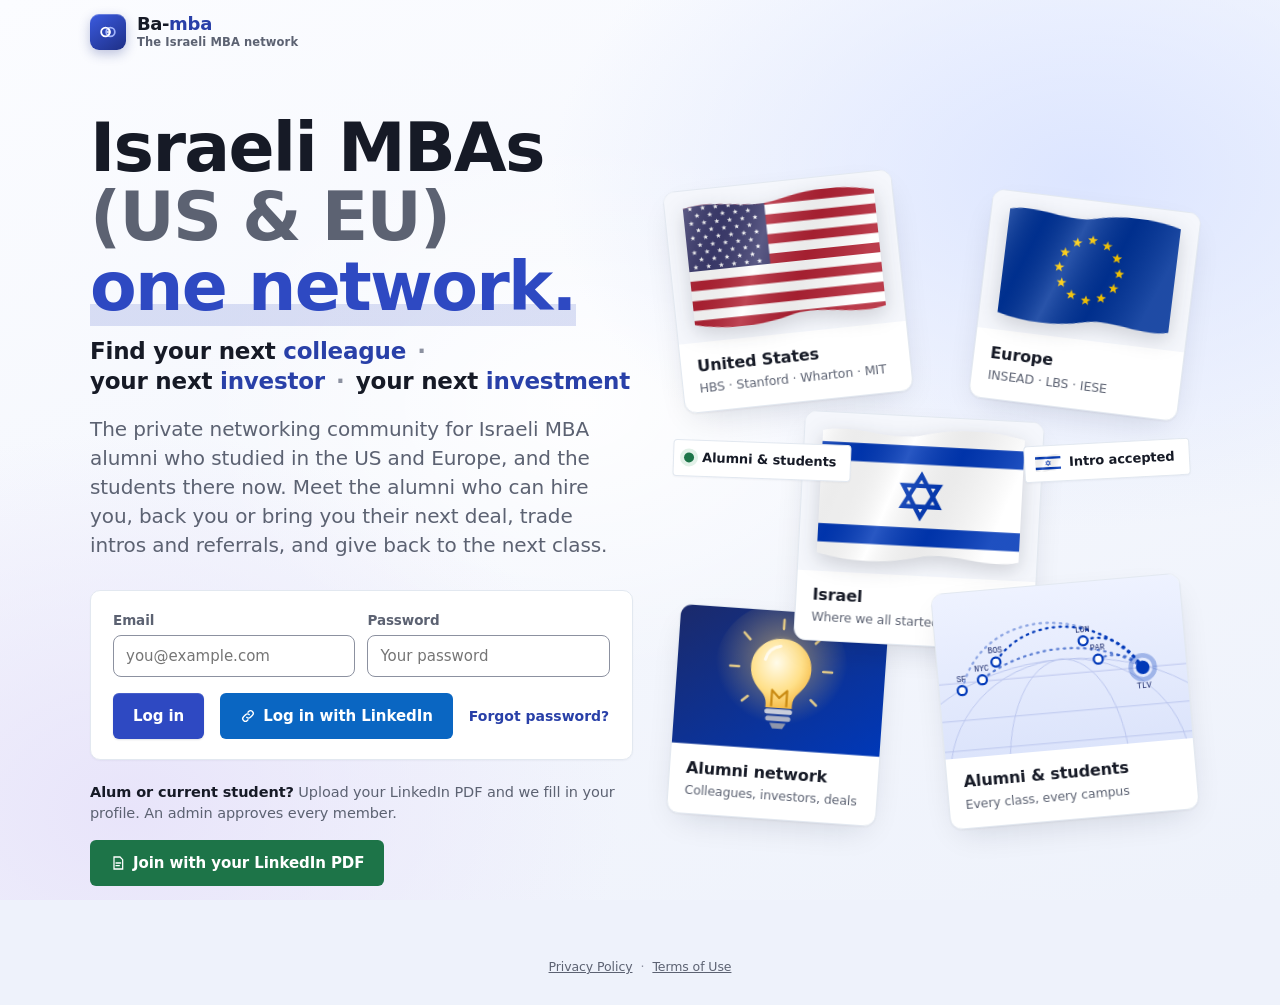
<file: index.html>
<!doctype html><html><head><meta charset=utf8><meta name="description" content="The private network of Israeli MBA alumni and students in the US and Europe."><meta property="og:type" content="website"><meta property="og:site_name" content="Ba-mba"><meta property="og:url" content="https://ba-mba.com/"><meta property="og:title" content="Ba-mba · The Israeli MBA network"><meta property="og:description" content="The private network of Israeli MBA alumni and students in the US and Europe."><meta property="og:image" content="https://ba-mba.com/assets/og-image.jpg"><meta property="og:image:secure_url" content="https://ba-mba.com/assets/og-image.jpg"><meta property="og:image:type" content="image/jpeg"><meta property="og:image:width" content="1200"><meta property="og:image:height" content="630"><meta property="og:image:alt" content="Ba-mba, the Israeli MBA network"><meta name="twitter:card" content="summary_large_image"><meta name="twitter:title" content="Ba-mba · The Israeli MBA network"><meta name="twitter:description" content="The private network of Israeli MBA alumni and students in the US and Europe."><meta name="twitter:image" content="https://ba-mba.com/assets/og-image.jpg"><meta http-equiv="Content-Security-Policy" content="default-src 'self'; script-src 'self' 'unsafe-inline' https://cdn.jsdelivr.net https://cdnjs.cloudflare.com; worker-src 'self' blob: https://cdnjs.cloudflare.com; style-src 'self' 'unsafe-inline' https://fonts.googleapis.com; font-src 'self' https://fonts.gstatic.com; img-src 'self' data: blob: https://ipslqfrtebxtugcoechb.supabase.co https://randomuser.me; connect-src 'self' https://ipslqfrtebxtugcoechb.supabase.co wss://ipslqfrtebxtugcoechb.supabase.co https://cdnjs.cloudflare.com; manifest-src 'self'; object-src 'none'; base-uri 'none'; form-action 'self'"><meta name=viewport content="width=device-width,initial-scale=1,viewport-fit=cover"><style>:root{color-scheme:light;box-sizing:border-box;padding-top:env(safe-area-inset-top,0px);padding-bottom:env(safe-area-inset-bottom,0px)}html{scroll-padding-top:env(safe-area-inset-top,0px)}body{margin:0;padding:0;font:14px -apple-system,BlinkMacSystemFont,sans-serif;background:#faf9f5;color:#141413}img{max-width:100%}[hidden]:not([hidden=until-found i]){display:none!important}</style></head><body>
<title>Ba-mba · The Israeli MBA network</title>
<link rel="icon" href="favicon.ico?v=2" sizes="48x48">
<link rel="icon" href="favicon.svg?v=2" type="image/svg+xml">
<link rel="icon" href="favicon-32.png?v=2" type="image/png" sizes="32x32">
<link rel="apple-touch-icon" href="apple-touch-icon.png?v=2">
<meta name="theme-color" content="#EEF2FB" media="(prefers-color-scheme: light)">
<meta name="theme-color" content="#0C1020" media="(prefers-color-scheme: dark)">
<link rel="manifest" href="manifest.webmanifest">
<meta name="apple-mobile-web-app-capable" content="yes">
<meta name="mobile-web-app-capable" content="yes">
<meta name="apple-mobile-web-app-title" content="Ba-mba">
<meta name="apple-mobile-web-app-status-bar-style" content="default">
<meta name="format-detection" content="telephone=no">
<link rel="preconnect" href="https://fonts.googleapis.com">
<link rel="preconnect" href="https://fonts.gstatic.com" crossorigin>
<link rel="stylesheet" href="https://fonts.googleapis.com/css2?family=Plus+Jakarta+Sans:wght@500;600;700;800&family=Inter:wght@400;500;600;700&family=JetBrains+Mono:wght@400;500;600&display=swap">
<style>
/* Layout: search-first single column. Hero search dominates Discover; rails below. Profile = header card + timeline / common ground two-column. */
:root{
  --bg:#EEF2FB; --surface:#FFFFFF; --surface-2:#F5F7FC; --ink:#161A26; --muted:#5C6272; --faint:#8C91A0; --line:#E2E8F0;
  --accent:#2E49C2; --accent-ink:#FFFFFF; --accent-soft:#E8ECFA; --accent-text:#2940A8;
  --warm:#B5641E; --warm-soft:#FBEEDF;
  --ok:#1D7448; --ok-soft:#E2F1E8; --wa:#159447; --wa-soft:#E0F3E7;
  --shadow:0 1px 2px rgba(15,23,42,.04);
  --shadow-lg:0 1px 2px rgba(15,23,42,.05),0 12px 32px -12px rgba(15,23,42,.16);
  --line-strong:#CBD5E1;
  --scrim:rgba(18,21,32,.42);
  --f-display:'Plus Jakarta Sans','Inter',system-ui,sans-serif;
  --f-body:'Inter',system-ui,-apple-system,'Segoe UI',sans-serif;
  --f-mono:'JetBrains Mono',ui-monospace,Menlo,monospace;
  --r-lg:10px; --r-md:8px; --r-sm:6px;
}
@media (prefers-color-scheme: dark){:root:not([data-theme="light"]){
  --bg:#0C1020; --surface:#171B26; --surface-2:#1C2130; --ink:#E8EAF1; --muted:#A1A7B8; --faint:#757C90; --line:#272D3D;
  --accent:#7D95FF; --accent-ink:#0F1426; --accent-soft:#222A47; --accent-text:#A9B8FF;
  --warm:#F0A764; --warm-soft:#33261A; --ok:#6FD39F; --ok-soft:#173025; --wa:#4AD483; --wa-soft:#15301F;
  --shadow:0 1px 2px rgba(0,0,0,.35); --shadow-lg:0 1px 2px rgba(0,0,0,.4),0 16px 40px -12px rgba(0,0,0,.55); --line-strong:#3A4256;
  --scrim:rgba(0,0,0,.6); color-scheme:dark;
}}
:root[data-theme="dark"]{
  --bg:#0C1020; --surface:#171B26; --surface-2:#1C2130; --ink:#E8EAF1; --muted:#A1A7B8; --faint:#757C90; --line:#272D3D;
  --accent:#7D95FF; --accent-ink:#0F1426; --accent-soft:#222A47; --accent-text:#A9B8FF;
  --warm:#F0A764; --warm-soft:#33261A; --ok:#6FD39F; --ok-soft:#173025; --wa:#4AD483; --wa-soft:#15301F;
  --shadow:0 1px 2px rgba(0,0,0,.35); --shadow-lg:0 1px 2px rgba(0,0,0,.4),0 16px 40px -12px rgba(0,0,0,.55); --line-strong:#3A4256;
  --scrim:rgba(0,0,0,.6); color-scheme:dark;
}
*{box-sizing:border-box}
body{background:var(--bg);position:relative;isolation:isolate;min-height:100vh;color:var(--ink);font-family:var(--f-body);font-size:15px;line-height:1.45;-webkit-font-smoothing:antialiased}
button{font:inherit;color:inherit;cursor:pointer;background:none;border:0;padding:0}
input,select,textarea{font:inherit;color:inherit}
:focus-visible{outline:2px solid var(--accent);outline-offset:2px;border-radius:8px}
svg{display:block}
.wrap{max-width:1140px;margin:0 auto;padding-inline:20px}

/* top bar */
.top{position:sticky;top:env(safe-area-inset-top,0px);z-index:30;background:color-mix(in srgb,var(--land-top) 82%,transparent);backdrop-filter:saturate(1.2) blur(14px);-webkit-backdrop-filter:saturate(1.2) blur(14px);border-bottom:1px solid color-mix(in srgb,var(--line) 70%,transparent)}
.top .wrap{display:flex;align-items:center;gap:20px;height:64px}
.brand{display:flex;align-items:center;gap:11px;white-space:nowrap;text-align:left}
.brand-mark{width:36px;height:36px;border-radius:11px;background:linear-gradient(145deg,#3B5BE0 0%,#1E2F86 100%);display:grid;place-items:center;box-shadow:0 1px 0 rgba(255,255,255,.25) inset,0 4px 12px rgba(30,47,134,.28);overflow:hidden;flex:none}
.brand-mark img{width:100%;height:100%;object-fit:contain}
.wm{display:flex;flex-direction:column;line-height:1}
.wm-1{font-family:var(--f-display);font-weight:650;font-size:18px;letter-spacing:-.02em;color:var(--ink)}
.wm-1 b{font-weight:800;color:var(--accent-text);letter-spacing:-.01em}
.wm-2{display:flex;align-items:center;gap:7px;margin-top:4px;font-family:var(--f-body);font-weight:600;font-size:11.5px;letter-spacing:.01em;color:var(--muted);white-space:nowrap}
.wm-2 i{font-style:normal;font-weight:600;letter-spacing:.14em;color:var(--faint);padding-left:7px;border-left:1px solid var(--line)}
.top-search{flex:1;max-width:460px;min-width:0}
.nav{display:flex;gap:4px;margin-left:auto}
.nav button{display:flex;align-items:center;gap:8px;padding:8px 12px;border-radius:10px;color:var(--muted);font-weight:600;font-size:14px;position:relative}
.nav button:hover{background:var(--surface);color:var(--ink)}
.nav button.on{color:var(--ink);background:var(--surface);box-shadow:var(--shadow)}
.badge{min-width:18px;height:18px;padding:0 5px;border-radius:9px;background:var(--warm);color:#fff;font-size:11px;font-weight:700;display:inline-grid;place-items:center}
.bottom-nav{display:none}

/* avatar */
.av{display:inline-block;flex:none;border-radius:50%;overflow:hidden;background:var(--surface-2)}
.av svg{width:100%;height:100%}
.av.sq{border-radius:28%}

/* buttons */
.btn{display:inline-flex;align-items:center;justify-content:center;gap:7px;height:38px;padding:0 15px;border-radius:11px;font-weight:600;font-size:14px;white-space:nowrap;transition:background .15s,transform .1s}
.btn:active{transform:scale(.98)}
.btn svg{width:16px;height:16px}
.btn.sm{height:32px;padding:0 11px;font-size:13px;border-radius:9px}
.btn.lg{height:46px;padding:0 20px;font-size:15px;border-radius:13px}
.btn.primary{background:var(--accent);color:var(--accent-ink)}
.btn.primary:hover{filter:brightness(1.08)}
.btn.ghost{background:var(--surface-2);color:var(--ink);border:1px solid var(--line)}
.btn.ghost:hover{border-color:var(--faint)}
.btn.is-pending{background:var(--warm-soft);color:var(--warm)}
.btn.is-connected{background:var(--ok-soft);color:var(--ok);cursor:default}
.btn.wa{background:var(--wa-soft);color:var(--wa)}
.btn.mail{background:var(--accent-soft);color:var(--accent-text)}
.link{color:var(--accent-text);font-weight:600;font-size:14px}
.link:hover{text-decoration:underline}

/* search */
.search{position:relative;display:flex;align-items:center;background:var(--surface);border:1px solid var(--line);border-radius:14px;box-shadow:var(--shadow);transition:border-color .15s,box-shadow .15s}
.search:focus-within{border-color:var(--accent);box-shadow:0 0 0 4px var(--accent-soft),var(--shadow)}
.search-ico{position:absolute;left:14px;color:var(--faint);pointer-events:none}
.search-ico svg{width:18px;height:18px}
.search-input{flex:1;min-width:0;border:0;background:transparent;outline:none;height:42px;padding:0 12px 0 42px;font-size:14px}
.search-input::-webkit-search-cancel-button{display:none}
.search-go{display:none}
.search.big{border-radius:20px;box-shadow:var(--shadow-lg)}
.search.big .search-input{height:66px;font-size:18px;padding-left:56px}
.search.big .search-ico{left:20px}
.search.big .search-ico svg{width:22px;height:22px}
.search.big .search-go,.search.mid .search-go{display:inline-flex;margin-right:9px}
.search.mid{border-radius:16px}
.search.mid .search-input{height:54px;font-size:16px;padding-left:48px}
.search.mid .search-ico{left:17px}
.ac{position:absolute;left:0;right:0;top:calc(100% + 8px);background:var(--surface);border:1px solid var(--line);border-radius:16px;box-shadow:var(--shadow-lg);padding:8px;z-index:40;max-height:420px;overflow:auto;text-align:left}
.ac-h{font-size:11px;font-weight:700;letter-spacing:.08em;text-transform:uppercase;color:var(--faint);padding:10px 10px 4px}
.ac-i{display:flex;align-items:center;gap:12px;width:100%;padding:8px 10px;border-radius:10px;text-align:left}
.ac-i.on,.ac-i:hover{background:var(--surface-2)}
.ac-i .ico{width:32px;height:32px;border-radius:9px;background:var(--accent-soft);color:var(--accent-text);display:grid;place-items:center;flex:none}
.ac-i .ico svg{width:16px;height:16px}
.ac-i b{font-weight:600}
.ac-i small{display:block;color:var(--muted);font-size:12.5px}
.ac-i .kind{margin-left:auto;font-size:12px;color:var(--faint)}
mark{background:none;color:var(--accent-text);font-weight:700}

/* hero */
.hero{padding-block:56px 30px;max-width:760px;margin:0 auto;text-align:center}
.eyebrow{display:inline-flex;align-items:center;gap:8px;font-size:12.5px;font-weight:600;color:var(--ok);background:var(--ok-soft);padding:5px 11px;border-radius:99px}
.eyebrow svg{width:14px;height:14px}
.hero h1{font-family:var(--f-display);font-weight:750;font-size:clamp(30px,5vw,48px);line-height:1.05;letter-spacing:-.03em;margin:18px 0 26px;text-wrap:balance}
.hero h1 em,.page-h1 em{font-style:normal;color:var(--accent);background:linear-gradient(180deg,transparent 72%,color-mix(in srgb,var(--accent) 16%,transparent) 72%)}
:root{--ic-1:#2E49C2;--ic-1d:#1E2F86;--ic-2:#B7C6FF;--ic-3:#F2B84B;--ic-3d:#CF8E22;--ic-4:#2FAE74;--ic-bg:#EAF0FF}
@media (prefers-color-scheme: dark){:root:not([data-theme="light"]){--ic-1:#7D95FF;--ic-1d:#4D63CF;--ic-2:#3A4880;--ic-3:#F0B655;--ic-3d:#B6802A;--ic-4:#48C98B;--ic-bg:#1D2546}}
:root[data-theme="dark"]{--ic-1:#7D95FF;--ic-1d:#4D63CF;--ic-2:#3A4880;--ic-3:#F0B655;--ic-3d:#B6802A;--ic-4:#48C98B;--ic-bg:#1D2546}
.ico.ill{background:linear-gradient(150deg,var(--ic-bg) 0%,color-mix(in srgb,var(--ic-bg) 45%,var(--surface)) 100%)!important;box-shadow:inset 0 0 0 1px color-mix(in srgb,var(--accent) 14%,transparent);color:inherit!important}
.ico.ill svg{width:84%!important;height:84%!important;overflow:visible}
.goals{display:grid;grid-template-columns:repeat(3,1fr);gap:12px;margin:0 0 16px;text-align:left}
.goal{display:flex;align-items:center;gap:14px;padding:16px 18px;border-radius:18px;background:linear-gradient(135deg,var(--surface) 0%,color-mix(in srgb,var(--accent-soft) 70%,var(--surface)) 100%);border:1px solid color-mix(in srgb,var(--accent) 18%,var(--line));box-shadow:var(--shadow);text-align:left;transition:transform .15s,box-shadow .15s,border-color .15s}
.goal:hover{transform:translateY(-2px);box-shadow:var(--shadow-lg);border-color:color-mix(in srgb,var(--accent) 40%,var(--line))}
.goal .ico{width:54px;height:54px;border-radius:16px;display:grid;place-items:center;background:var(--accent);color:var(--accent-ink);flex:none}
.goal .ico svg{width:22px;height:22px}
.goal small{display:block;font-size:12px;font-weight:600;color:var(--muted);letter-spacing:.01em}
.goal b{display:block;font-family:var(--f-display);font-weight:750;font-size:20px;line-height:1.1;letter-spacing:-.015em;color:var(--accent-text)}
.goal em{display:block;font-style:normal;font-size:12.5px;color:var(--muted);margin-top:3px;line-height:1.3}
@media (max-width:720px){.goals{grid-template-columns:1fr;gap:8px}.goal{padding:12px 14px}.goal b{font-size:18px}}
.shortcuts{display:grid;grid-template-columns:repeat(3,1fr);gap:12px;margin-top:16px}
.shortcut{display:flex;align-items:center;gap:12px;padding:14px 16px;border-radius:16px;background:var(--surface);border:1px solid var(--line);text-align:left;transition:border-color .15s,box-shadow .15s}
.shortcut:hover{border-color:var(--faint)}
.shortcut.on{border-color:var(--accent);box-shadow:0 0 0 3px var(--accent-soft)}
.shortcut .ico{width:46px;height:46px;border-radius:14px;display:grid;place-items:center;background:var(--accent-soft);color:var(--accent-text);flex:none}
.shortcut .ico svg{width:19px;height:19px}
.shortcut b{display:block;font-weight:650;font-size:15px}
.shortcut small{color:var(--muted);font-size:12.5px}
.browse{margin-top:12px;background:var(--surface);border:1px solid var(--line);border-radius:16px;padding:16px;text-align:left}
.browse-h{display:flex;justify-content:space-between;align-items:center;margin-bottom:12px;font-weight:650}
.chips{display:flex;flex-wrap:wrap;gap:8px}
.chip{display:inline-flex;align-items:center;gap:7px;padding:7px 12px;border-radius:99px;background:var(--surface-2);border:1px solid var(--line);font-size:13.5px;font-weight:500}
.chip:hover{border-color:var(--accent);color:var(--accent-text)}
.chip .n{font-family:var(--f-mono);font-size:11.5px;color:var(--faint)}
.try{margin-top:18px;font-size:13.5px;color:var(--muted);display:flex;flex-wrap:wrap;justify-content:center;gap:6px 14px}
.try button{color:var(--accent-text);font-weight:500}
.try button:hover{text-decoration:underline}

/* rails */
.rail{margin-top:34px}
.rail-h{display:flex;align-items:flex-end;gap:12px;margin-bottom:12px}
.rail-h h2{font-family:var(--f-display);font-weight:650;font-size:20px;letter-spacing:-.015em;margin:0}
.rail-h p{margin:2px 0 0;color:var(--muted);font-size:13.5px}
.rail-h .sp{margin-left:auto;display:flex;align-items:center;gap:6px}
.arrow{width:32px;height:32px;border-radius:50%;border:1px solid var(--line);background:var(--surface);display:grid;place-items:center;color:var(--muted)}
.arrow:hover{color:var(--ink);border-color:var(--faint)}
.arrow svg{width:16px;height:16px}
.track{display:flex;gap:14px;overflow-x:auto;scroll-snap-type:x mandatory;padding:4px 2px 14px;scrollbar-width:thin}
.pcard{flex:0 0 212px;scroll-snap-align:start;background:var(--surface);border:1px solid var(--line);border-radius:var(--r-lg);padding:16px;display:flex;flex-direction:column;gap:10px;box-shadow:var(--shadow);transition:transform .15s,box-shadow .15s}
.pcard:hover{transform:translateY(-2px);box-shadow:var(--shadow-lg)}
.pcard-hit{display:flex;flex-direction:column;align-items:flex-start;gap:10px;text-align:left;width:100%}
.pcard .nm{font-weight:650;font-size:15.5px;line-height:1.2}
.cflag{display:inline-block;width:20px;height:14px;border-radius:3px;overflow:hidden;flex:none;vertical-align:-2px;box-shadow:0 0 0 1px rgba(0,0,0,.12)}
.cflag svg{display:block;width:100%;height:100%}
.pc-where{display:flex;flex-wrap:wrap;gap:4px 12px;margin-top:6px;font-size:12.5px;color:var(--muted)}
.pc-where>span{display:inline-flex;align-items:center;gap:6px;min-width:0}
.pwhere{display:flex;flex-wrap:wrap;gap:8px;margin:2px 0 12px}
.pwhere>span{display:inline-flex;align-items:center;gap:8px;padding:6px 12px 6px 10px;border-radius:99px;background:var(--surface-2);border:1px solid var(--line);font-size:13.5px;color:var(--ink)}
.pwhere small{color:var(--muted);font-size:12.5px;font-weight:500}
.pwhere .cflag{width:24px;height:16px}
.band-label b{display:inline-flex;align-items:center;gap:8px}
.band-label .cflag{width:24px;height:16px;box-shadow:0 0 0 1px rgba(255,255,255,.5)}
.pcard .rl{color:var(--muted);font-size:13px;line-height:1.35;display:-webkit-box;-webkit-line-clamp:2;-webkit-box-orient:vertical;overflow:hidden;min-height:35px}
.signal{display:inline-flex;align-items:center;gap:6px;font-size:12.5px;font-weight:600;color:var(--accent-text);background:var(--accent-soft);padding:4px 9px;border-radius:8px;align-self:flex-start;max-width:100%}
.signal span{overflow:hidden;text-overflow:ellipsis;white-space:nowrap}
.signal svg{width:13px;height:13px;flex:none}
.signal.warm{color:var(--warm);background:var(--warm-soft)}
.pcard-actions{display:flex;gap:8px;margin-top:auto}
.pcard-actions .btn{flex:1}
.empty-rail{padding:22px;border:1px dashed var(--line);border-radius:var(--r-lg);color:var(--muted);font-size:14px;text-align:center;width:100%}

/* results */
.page{padding-block:28px 60px}
.back{display:inline-flex;align-items:center;gap:6px;color:var(--muted);font-weight:600;font-size:14px;margin-bottom:14px}
.back:hover{color:var(--ink)}
.back svg{width:16px;height:16px}
.res-head{display:flex;flex-direction:column;gap:14px;margin-bottom:22px}
.res-meta{display:flex;align-items:center;gap:12px;flex-wrap:wrap}
.res-meta h1{font-family:var(--f-display);font-size:22px;font-weight:650;letter-spacing:-.015em;margin:0}
.res-meta .sp{margin-left:auto;display:flex;gap:8px;align-items:center}
.sel{height:36px;border-radius:10px;border:1px solid var(--line);background:var(--surface);padding:0 10px;font-size:13.5px}
.active-f{display:flex;flex-wrap:wrap;gap:8px;align-items:center}
.fchip{display:inline-flex;align-items:center;gap:6px;padding:5px 8px 5px 11px;border-radius:99px;background:var(--accent-soft);color:var(--accent-text);font-size:13px;font-weight:600}
.fchip svg{width:14px;height:14px}
.res-layout{display:grid;grid-template-columns:250px minmax(0,1fr);gap:24px;align-items:start}
.filters{background:var(--surface);border:1px solid var(--line);border-radius:var(--r-lg);padding:18px;display:flex;flex-direction:column;gap:14px;position:sticky;top:84px}
.filters h3{margin:0;font-size:14px;font-weight:700;display:flex;justify-content:space-between;align-items:center}
.filters label{display:flex;flex-direction:column;gap:5px;font-size:12px;font-weight:600;color:var(--muted);letter-spacing:.02em}
.filters .sel{width:100%;color:var(--ink);font-weight:500}
.filter-toggle{display:none}
.rlist{display:flex;flex-direction:column;gap:12px}
.rcard{display:grid;grid-template-columns:auto minmax(0,1fr) auto;gap:18px;align-items:start;background:var(--surface);border:1px solid var(--line);border-radius:var(--r-lg);padding:18px;box-shadow:var(--shadow)}
.rcard:hover{border-color:color-mix(in srgb,var(--accent) 35%,var(--line))}
.rcard .main{min-width:0;display:flex;flex-direction:column;gap:6px}
.rcard .nm{font-weight:700;font-size:17px;text-align:left}
.rcard .nm:hover{color:var(--accent-text)}
.rcard .rl{font-size:14.5px}
.meta{display:flex;flex-wrap:wrap;gap:4px 14px;color:var(--muted);font-size:13px}
.meta span{display:inline-flex;align-items:center;gap:5px}
.meta svg{width:14px;height:14px;color:var(--faint)}
.mut{display:flex;align-items:center;gap:8px;font-size:13px;color:var(--muted);text-align:left}
.stack{display:flex}
.stack .av{border:2px solid var(--surface);margin-left:-8px}
.stack .av:first-child{margin-left:0}
.rcard .acts{display:flex;flex-direction:column;gap:8px}
.tag{font-family:var(--f-mono);font-size:11px;font-weight:500;letter-spacing:.02em;padding:2px 7px;border-radius:6px;background:var(--surface-2);border:1px solid var(--line);color:var(--muted);vertical-align:2px;margin-left:6px}
.tag.stu{color:var(--warm);background:var(--warm-soft);border-color:transparent}
.tag.alum{color:var(--accent-text);background:var(--accent-soft);border-color:transparent}
.refer{display:inline-flex;align-items:center;gap:4px;font-size:12px;font-weight:650;padding:2px 8px;border-radius:99px;background:var(--ok-soft);color:var(--ok);white-space:nowrap}
.refer svg{width:12px;height:12px}
.ind-sticker{display:inline-flex;align-items:center;gap:5px;font-size:12px;font-weight:700;padding:3px 9px 3px 6px;border-radius:99px;color:var(--ic);background:color-mix(in srgb,var(--ic) 11%,var(--surface));box-shadow:inset 0 0 0 1px color-mix(in srgb,var(--ic) 22%,transparent);white-space:nowrap;line-height:1.3}
.ind-sticker span{font-size:13px;line-height:1}
.ind-sticker.lg{font-size:12.5px;padding:4px 11px 4px 8px}
.ind-sticker.lg span{font-size:14px}
@media (prefers-color-scheme:dark){:root:not([data-theme="light"]) .ind-sticker{color:color-mix(in srgb,var(--ic) 55%,#fff)}}
:root[data-theme="dark"] .ind-sticker{color:color-mix(in srgb,var(--ic) 55%,#fff)}
/* Status "speech bubble" above the photo */
.cstatus{position:relative;align-self:flex-start;max-width:100%;background:var(--surface);border:1px solid color-mix(in srgb,var(--accent) 25%,var(--line));color:var(--ink);font-size:12.5px;font-weight:550;line-height:1.35;padding:7px 10px;border-radius:14px 14px 14px 4px;margin-bottom:6px;box-shadow:0 2px 8px rgba(22,26,38,.07);display:-webkit-box;-webkit-line-clamp:2;-webkit-box-orient:vertical;overflow:hidden;text-align:left}
.pav{position:relative;align-self:start;justify-self:start;margin-top:-56px;z-index:2}
.phead-body > .pav > .av,.pav > .av-edit{margin-top:0}
.pav > .av{position:relative;z-index:1;border:5px solid var(--surface);box-shadow:var(--shadow)}
.pstatus{position:absolute;left:112px;bottom:calc(100% - 46px);z-index:3;width:max-content;max-width:min(260px,52vw);background:var(--surface);color:var(--ink);font-size:13.5px;font-weight:600;line-height:1.35;text-align:left;padding:9px 13px;border-radius:16px 16px 16px 4px;box-shadow:0 6px 20px rgba(22,26,38,.16);border:1px solid color-mix(in srgb,var(--accent) 20%,var(--line))}
button.pstatus:hover{border-color:var(--accent)}
.pstatus.add{display:inline-flex;align-items:center;gap:6px;color:var(--accent-text);border-style:dashed;background:color-mix(in srgb,var(--surface) 92%,transparent)}
.pstatus.add svg{width:14px;height:14px}
.card-tags{display:flex;flex-wrap:wrap;gap:6px;align-items:center}
.colink{font:inherit;color:inherit;font-weight:inherit;text-decoration:underline;text-decoration-color:var(--line);text-underline-offset:3px}
.colink:hover{color:var(--accent-text);text-decoration-color:currentColor}
.switch{display:inline-flex;align-items:center;gap:10px;font-size:14px;font-weight:600;padding:8px 14px 8px 8px;border-radius:99px;border:1px solid var(--line);background:var(--surface-2)}
.switch .knob{width:38px;height:22px;border-radius:99px;background:var(--faint);position:relative;transition:background .15s;flex:none}
.switch .knob::after{content:'';position:absolute;top:3px;left:3px;width:16px;height:16px;border-radius:50%;background:#fff;transition:transform .15s}
.switch[aria-checked=true] .knob{background:var(--ok)}
.switch[aria-checked=true] .knob::after{transform:translateX(16px)}
.dl{display:grid;grid-template-columns:150px minmax(0,1fr);gap:10px 16px;margin:0;font-size:14.5px}
.dl dt{color:var(--muted);font-size:13px;font-weight:600;padding-top:1px}
.dl dd{margin:0;min-width:0}
.dl .none{color:var(--faint)}
.topic-mine{margin:2px 0 14px;min-height:36px}
.topic-mine .chip{padding:5px 6px 5px 12px;background:var(--accent-soft);border-color:var(--accent);color:var(--accent-text)}
.topic-mine .chip button{display:inline-grid;place-items:center;width:22px;height:22px;border:0;border-radius:99px;background:none;color:inherit;cursor:pointer;padding:0}
.topic-mine .chip button:hover{background:var(--surface-2)}
.topic-mine .chip svg{width:12px;height:12px}
.topic-add{display:flex;gap:8px}
.topic-add input{flex:1;min-width:0}
.topic-sugg{margin-top:16px}
.topic-sugg h4{margin:0 0 8px;font-size:13px;font-weight:600;color:var(--muted)}
.topic-sugg .chip{cursor:pointer;font:inherit;font-size:13.5px;font-weight:500;color:var(--ink)}
.mba-sep{border:0;border-top:1px solid var(--line);margin:16px 0}
.lower{opacity:.97}
.lower h2{font-size:17px}
.co-head{display:flex;gap:18px;align-items:center;margin:4px 0 22px}
.co-head .logo-l{width:64px;height:64px;border-radius:16px;display:grid;place-items:center;font-family:var(--f-display);font-weight:750;font-size:28px;color:#fff;flex:none}
.co-stats{display:flex;gap:8px;flex-wrap:wrap;margin-top:8px}
.co-stats .chip{white-space:nowrap}
.co-stats svg{width:14px;height:14px}
.co-sec{font-family:var(--f-display);font-weight:650;font-size:18px;margin:26px 0 12px}
.email-mock{border:1px solid var(--line);border-radius:14px;overflow:hidden;background:var(--surface)}
.email-mock .eh{padding:12px 14px;border-bottom:1px solid var(--line);font-size:13px;color:var(--muted);display:grid;gap:3px;background:var(--surface-2)}
.email-mock .eh b{color:var(--ink)}
.email-mock .eb{padding:16px 14px;font-size:14px;display:flex;flex-direction:column;gap:14px}
.email-mock .note{white-space:pre-wrap;line-height:1.5;margin:0;padding:12px;border-left:3px solid var(--accent);background:var(--surface-2);border-radius:6px}
.email-mock .ea{display:flex;gap:10px}
.email-mock .ea .btn{flex:1}
.email-mock .fine{font-size:11.5px;color:var(--faint);margin:0}
@media (max-width:640px){ .dl{grid-template-columns:1fr;gap:2px 0} .dl dd{margin-bottom:10px} }
.noresults{background:var(--surface);border:1px dashed var(--line);border-radius:var(--r-lg);padding:36px 24px;text-align:center}
.noresults h2{font-family:var(--f-display);font-weight:650;margin:0 0 6px;font-size:21px}
.noresults p{color:var(--muted);margin:0 0 18px}
.noresults .chips{justify-content:center}
.grid{display:grid;grid-template-columns:repeat(auto-fill,minmax(212px,1fr));gap:14px}
.grid .pcard{flex:none}

/* profile */
.phead{background:var(--surface);border:1px solid var(--line);border-radius:24px;box-shadow:var(--shadow);overflow:hidden}
.phead-band{position:relative;height:128px;overflow:hidden;background:linear-gradient(115deg,color-mix(in srgb,var(--sc) 78%,#000) 0%,var(--sc) 70%);color:#fff}
.band-mark{position:absolute;right:26px;bottom:-14px;font-family:var(--f-display);font-weight:750;font-size:clamp(56px,10vw,104px);letter-spacing:-.04em;line-height:1;opacity:.16;white-space:nowrap}
.band-label{position:absolute;right:28px;top:20px;display:flex;flex-direction:column;align-items:flex-end;gap:2px;text-align:right}
.band-label b{font-family:var(--f-display);font-size:15px;font-weight:650;letter-spacing:.01em}
.band-label span{font-family:var(--f-mono);font-size:12px;opacity:.85}
.school-line{display:flex;align-items:center;gap:12px;flex-wrap:wrap;margin:10px 0 12px}
.school-line .txt b{display:block;font-size:15.5px;font-weight:700}
.school-line .txt span{color:var(--muted);font-size:13.5px}
/* class badge: school + class year is the primary identity marker */
.cb{display:inline-flex;align-items:stretch;border-radius:8px;overflow:hidden;font-weight:700;font-size:12px;line-height:1.2;border:1.5px solid var(--sc);flex:none;vertical-align:middle;white-space:nowrap}
.cb-s{background:var(--sc);color:#fff;padding:3px 7px;letter-spacing:.05em;text-transform:uppercase}
.cb-y{padding:3px 7px;color:color-mix(in srgb,var(--sc) 62%,var(--ink));background:var(--surface);font-family:var(--f-mono);font-weight:500}
.cb-c{padding:3px 7px;background:var(--warm-soft);color:var(--warm);font-size:.85em;letter-spacing:.04em;text-transform:uppercase;display:flex;align-items:center}
.cb.lg{font-size:16px;border-radius:11px;border-width:2px}
.cb.lg .cb-s,.cb.lg .cb-y,.cb.lg .cb-c{padding:6px 11px}
.cb.md{font-size:13.5px;border-radius:9px}
.cb.md .cb-s,.cb.md .cb-y{padding:4px 9px}
.pc-top{display:flex;justify-content:space-between;align-items:flex-start;gap:8px;width:100%}
.pc-top .cbs{display:flex;flex-direction:column;align-items:flex-end;gap:4px;min-width:0}
.pc-top .cb-s{letter-spacing:.04em;padding-left:7px;padding-right:7px}
.srow{display:grid;grid-template-columns:minmax(150px,1.1fr) minmax(0,3fr);gap:10px 16px;align-items:center;padding:10px 0;border-top:1px solid var(--line)}
.srow:first-of-type{border-top:0}
.srow .sn{display:flex;align-items:center;gap:10px;font-weight:650;text-align:left}
.srow .sn small{color:var(--faint);font-family:var(--f-mono);font-weight:400;font-size:12px}
.sdot{width:12px;height:12px;border-radius:4px;background:var(--sc);flex:none}
.ychip{font-family:var(--f-mono);font-size:13px;padding:5px 10px;border-radius:8px;border:1.5px solid color-mix(in srgb,var(--sc) 45%,var(--line));color:color-mix(in srgb,var(--sc) 62%,var(--ink));background:var(--surface)}
.ychip:hover{background:var(--sc);color:#fff;border-color:var(--sc)}
.ychip .n{opacity:.65;margin-left:4px;font-size:11px}
@media (max-width:560px){.srow{grid-template-columns:1fr}}
.phead-body{padding:0 28px 26px;display:grid;grid-template-columns:auto minmax(0,1fr);gap:8px 24px}
.phead-body > .av{position:relative;z-index:1;margin-top:-56px;border:5px solid var(--surface);box-shadow:var(--shadow)}
.phead-info{padding-top:16px;min-width:0}
.phead h1{font-family:var(--f-display);font-weight:750;font-size:clamp(26px,3.6vw,34px);letter-spacing:-.025em;margin:0;line-height:1.1}
.phead .rl{font-size:16.5px;margin:0 0 8px}
.badges{display:flex;flex-wrap:wrap;gap:8px;margin-top:12px}
.vbadge{display:inline-flex;align-items:center;gap:6px;font-size:12.5px;font-weight:600;padding:4px 10px;border-radius:99px;background:var(--ok-soft);color:var(--ok)}
.vbadge svg{width:13px;height:13px}
.vbadge.pref{background:var(--wa-soft);color:var(--wa)}
.vbadge.pref.email{background:var(--accent-soft);color:var(--accent-text)}
.pactions{grid-column:1/-1;display:flex;flex-wrap:wrap;gap:10px;margin-top:14px;align-items:center}
.pactions .btn{position:relative}
.pref-dot{position:absolute;top:-7px;right:-7px;font-size:10px;font-weight:700;background:var(--ink);color:var(--bg);padding:2px 6px;border-radius:99px}
.how{grid-column:1/-1;margin-top:16px;padding:14px 16px;border-radius:14px;background:var(--surface-2);border:1px solid var(--line);display:flex;align-items:center;gap:12px;flex-wrap:wrap;font-size:14px}
.how b{font-weight:650}
.pgrid{display:grid;grid-template-columns:minmax(0,1.45fr) minmax(0,1fr);gap:20px;margin-top:20px;align-items:start}
.panel{background:var(--surface);border:1px solid var(--line);border-radius:var(--r-lg);padding:22px;box-shadow:var(--shadow)}
.panel h2{font-family:var(--f-display);font-weight:650;font-size:19px;letter-spacing:-.015em;margin:0 0 4px}
.panel .sub{color:var(--muted);font-size:13.5px;margin:0 0 18px}
.side{display:flex;flex-direction:column;gap:20px}
.tl{position:relative;list-style:none;margin:0;padding:0}
.tl li{position:relative;display:grid;grid-template-columns:92px 22px minmax(0,1fr);gap:0 12px;padding-bottom:22px}
.tl li:last-child{padding-bottom:0}
.tl .yr{font-family:var(--f-mono);font-size:12.5px;color:var(--muted);padding-top:2px;text-align:right;font-variant-numeric:tabular-nums}
.tl .rail-l{position:relative;display:flex;justify-content:center}
.tl .rail-l::before{content:"";position:absolute;top:16px;bottom:-7px;width:1px;background:var(--line)}
.tl li:last-child .rail-l::before{display:none}
.tl .dot{width:9px;height:9px;border-radius:50%;margin-top:7px;background:var(--faint);position:relative;z-index:1}
.tl li.now .dot{background:var(--ink)}
.tl li.edu .dot{background:var(--sc,var(--faint))}
.tl .entry{display:flex;gap:12px;align-items:flex-start;min-width:0}
.logo{width:38px;height:38px;border-radius:10px;flex:none;display:grid;place-items:center;font-family:var(--f-display);font-weight:750;font-size:16px;color:#fff}
.tl .co{font-weight:700;font-size:15.5px}
.tl .ro{color:var(--muted);font-size:14px}
.tl .now-tag{font-size:11px;font-weight:700;color:var(--accent-text);background:var(--accent-soft);padding:2px 7px;border-radius:6px;margin-left:6px;vertical-align:1px}
.mlist{display:flex;flex-direction:column;gap:4px}
.mrow{display:flex;align-items:center;gap:12px;padding:8px;border-radius:12px;text-align:left;width:100%}
.mrow:hover{background:var(--surface-2)}
.mrow b{display:block;font-weight:650;font-size:14.5px}
.mrow small{color:var(--muted);font-size:13px}
.mrow .chev{color:var(--faint)}
.mrow .chev svg{width:16px;height:16px}
.common{display:flex;flex-direction:column;gap:10px}
.common div{display:flex;gap:10px;align-items:center;font-size:14px}
.common .ico{width:30px;height:30px;border-radius:9px;background:var(--accent-soft);color:var(--accent-text);display:grid;place-items:center;flex:none}
.common .ico svg{width:15px;height:15px}
.muted{color:var(--muted)}

/* network */
.tabs{display:flex;gap:4px;border-bottom:1px solid var(--line);margin:18px 0 20px;overflow-x:auto}
.tabs button{padding:10px 14px;font-weight:600;color:var(--muted);border-bottom:2px solid transparent;margin-bottom:-1px;display:flex;gap:8px;align-items:center;white-space:nowrap}
.tabs button.on{color:var(--ink);border-color:var(--accent)}
.stats{display:flex;gap:28px;flex-wrap:wrap}
.stat b{display:block;font-family:var(--f-display);font-size:28px;font-weight:750;letter-spacing:-.02em;font-variant-numeric:tabular-nums}
.stat span{color:var(--muted);font-size:13px}
.req{display:flex;align-items:center;gap:14px;background:var(--surface);border:1px solid var(--line);border-radius:16px;padding:14px 16px;flex-wrap:wrap}
.req .who{flex:1;min-width:180px;text-align:left}
.req .note{flex-basis:100%;font-size:13.5px;color:var(--muted);background:var(--surface-2);border-radius:10px;padding:10px 12px;margin:0}
/* feed */
.feed{max-width:680px}
.compose{background:var(--surface);border:1px solid var(--line);border-radius:var(--r-lg);padding:16px;margin:14px 0 18px}
.compose-top{display:flex;gap:12px;align-items:flex-start}
.compose textarea{flex:1;min-height:76px;resize:vertical;border:1px solid var(--line);border-radius:var(--r-md);padding:10px 12px;font:inherit;background:var(--surface-2);color:var(--ink)}
.compose-foot{display:flex;gap:8px;align-items:center;flex-wrap:wrap;margin-top:12px}
.compose-foot .sp{flex:1}
.ftype{display:inline-flex;align-items:center;gap:6px;padding:7px 12px;border-radius:99px;border:1px solid var(--line);background:var(--surface-2);font-size:13.5px;font-weight:600;color:var(--muted)}
.ftype .dot{width:8px;height:8px;border-radius:50%;background:var(--tc)}
.ftype.on{background:var(--tc-soft);border-color:var(--tc);color:var(--tc)}
.compose-photo{position:relative;margin:12px 0 0 52px;display:inline-block}
.compose-photo img{display:block;max-width:100%;max-height:220px;border-radius:var(--r-md);border:1px solid var(--line)}
.compose-photo .ibtn{position:absolute;top:6px;right:6px;background:var(--surface);border-radius:50%;box-shadow:var(--shadow)}
.post-img{display:block;width:100%;max-height:440px;object-fit:cover;border-radius:var(--r-md);border:1px solid var(--line);margin-top:12px}
.compose .err{color:#C2362F;font-size:12.5px;font-weight:600;margin:8px 0 0}
.feed-filters{display:flex;gap:8px;flex-wrap:wrap;align-items:center;margin:0 0 14px}
.feed-school{display:inline-flex;align-items:center;gap:6px;height:34px;padding:0 6px 0 12px;border-radius:99px;border:1px solid var(--line);background:var(--surface);color:var(--muted);font-weight:600;font-size:14px}
.feed-school svg{width:16px;height:16px}
.feed-school select{border:0;background:transparent;font-weight:600;font-size:14px;color:var(--ink);padding:4px 2px;max-width:240px;cursor:pointer}
.feed-school select:focus{outline:none}
.post{background:var(--surface);border:1px solid var(--line);border-radius:var(--r-lg);padding:16px}
.post-h{display:flex;gap:12px;align-items:center}
.post-av{flex:none;border-radius:50%;line-height:0;transition:transform .15s,box-shadow .15s}
.post-av:hover{transform:scale(1.05);box-shadow:0 0 0 3px var(--accent-soft)}
.post-h .who{flex:1;min-width:0;text-align:left}
.post-h .who small{display:block;color:var(--muted);font-size:13px;white-space:nowrap;overflow:hidden;text-overflow:ellipsis}
.pmeta{display:flex;flex-direction:column;align-items:flex-end;gap:5px;flex:none}
.pdate{font-size:12px;color:var(--muted);white-space:nowrap;font-variant-numeric:tabular-nums}
.ptag{display:inline-flex;align-items:center;gap:6px;font-size:12px;font-weight:700;padding:4px 10px;border-radius:99px;background:var(--tc-soft);color:var(--tc);white-space:nowrap}
.plink{color:var(--accent-text);font-weight:600;text-decoration:underline;text-decoration-thickness:1px;text-underline-offset:2px;overflow-wrap:anywhere}
.plink:hover{text-decoration-thickness:2px}
.post-b{margin:12px 0 0;font-size:15px;line-height:1.5;white-space:pre-wrap;overflow-wrap:anywhere}
.post-f{display:flex;gap:8px;align-items:center;flex-wrap:wrap;margin-top:14px}
.t-job{--tc:var(--accent-text);--tc-soft:var(--accent-soft)}
.t-hiring{--tc:var(--ok);--tc-soft:var(--ok-soft)}
.t-event{--tc:var(--warm);--tc-soft:var(--warm-soft)}
.page-h1{font-family:var(--f-display);font-weight:750;font-size:clamp(30px,3.4vw,38px);line-height:1.08;letter-spacing:-.025em;margin:0 0 8px}
.seg{display:inline-flex;background:var(--surface-2);border:1px solid var(--line);border-radius:11px;padding:3px}
.seg button{padding:6px 12px;border-radius:8px;font-size:13.5px;font-weight:600;color:var(--muted);display:flex;gap:6px;align-items:center}
.seg button svg{width:14px;height:14px}
.seg button.on{background:var(--surface);color:var(--ink);box-shadow:var(--shadow)}

/* modal + toast */
.scrim{position:fixed;inset:0;background:var(--scrim);z-index:60;display:grid;place-items:center;padding:16px;animation:fade .15s}
.modal{width:min(480px,100%);background:var(--surface);border-radius:22px;box-shadow:var(--shadow-lg);padding:24px;max-height:90vh;overflow:auto;animation:pop .18s ease-out}
.modal.guide{width:min(760px,100%)}
.guide-h{display:flex;align-items:flex-start;justify-content:space-between;gap:12px;margin-bottom:12px}
.modal.guide img{display:block;width:100%;height:auto;border-radius:14px;border:1px solid var(--line)}
.guide-steps{margin:14px 0 0;padding-left:20px;font-size:14px;line-height:1.5;color:var(--ink)}
.guide-steps li{margin:4px 0}
.guide-link{display:inline-flex;align-items:center;gap:6px;margin-top:8px;padding:0;color:var(--accent-text);font-weight:600;font-size:13.5px;text-align:left;text-decoration:underline;text-underline-offset:3px;text-decoration-thickness:1px}
.guide-link:hover{text-decoration-thickness:2px}
.modal h3{font-family:var(--f-display);font-weight:650;font-size:21px;margin:0 0 4px;letter-spacing:-.015em}
.modal .sub{color:var(--muted);font-size:14px;margin:0 0 16px}
.modal textarea{width:100%;min-height:118px;border:1px solid var(--line);border-radius:12px;padding:12px;background:var(--surface-2);resize:vertical;font-size:14px;line-height:1.5}
.modal textarea:focus{outline:none;border-color:var(--accent);box-shadow:0 0 0 3px var(--accent-soft)}
.modal .row{display:flex;gap:10px;justify-content:flex-end;margin-top:16px;flex-wrap:wrap}
.mini{display:flex;gap:12px;align-items:center;padding:12px;border-radius:14px;background:var(--surface-2);margin-bottom:14px}
.mini b{display:block}
.mini small{color:var(--muted)}
.lbl{font-size:12.5px;font-weight:600;color:var(--muted);margin:0 0 6px;display:flex;justify-content:space-between}
.handoff{display:flex;flex-direction:column;align-items:center;gap:12px;padding:26px 0 10px;text-align:center}
.spin{width:44px;height:44px;border-radius:50%;border:3px solid var(--line);border-top-color:currentColor;animation:spin .8s linear infinite}
.wa-chat{background:var(--wa-soft);border-radius:16px;padding:14px;margin:4px 0 14px}
.bubble{background:var(--surface);border-radius:12px 12px 4px 12px;padding:10px 12px;font-size:14px;margin-left:24px;box-shadow:var(--shadow);white-space:pre-wrap}
.kv{display:grid;grid-template-columns:70px minmax(0,1fr) auto;gap:8px 10px;align-items:center;font-size:14px;padding:12px;border:1px solid var(--line);border-radius:12px;margin-bottom:12px}
.kv dt{color:var(--muted);font-size:12.5px;font-weight:600}
.kv dd{margin:0;min-width:0;overflow-wrap:anywhere;user-select:all}
.mail-open{display:grid;grid-template-columns:1fr 1fr;gap:10px;margin:16px 0 4px}
.mail-open .btn{text-decoration:none;justify-content:center}
.mail-open .btn svg{width:18px;height:18px}
@media (max-width:440px){.mail-open{grid-template-columns:1fr}}
.mail-body{white-space:pre-wrap;font-size:14px;background:var(--surface-2);border-radius:12px;padding:12px;margin-bottom:12px}
.toast{position:fixed;left:50%;bottom:calc(24px + env(safe-area-inset-bottom,0px));transform:translateX(-50%);z-index:70;background:var(--ink);color:var(--bg);padding:12px 14px 12px 16px;border-radius:14px;box-shadow:var(--shadow-lg);display:flex;align-items:center;gap:14px;font-size:14px;font-weight:500;max-width:calc(100% - 32px);animation:up .2s ease-out}
.toast button{color:var(--bg);background:color-mix(in srgb,var(--bg) 18%,transparent);padding:6px 10px;border-radius:9px;font-weight:700;font-size:13px;white-space:nowrap}
.demo-note{font-size:12px;color:var(--faint);text-align:center;padding:30px 0 10px}
/* LinkedIn-style editing */
.phead-body{position:relative}
.ibtn{width:38px;height:38px;border-radius:50%;display:grid;place-items:center;color:var(--muted);flex:none}
.ibtn:hover{background:var(--surface-2);color:var(--ink)}
.ibtn svg{width:19px;height:19px}
.intro-edit{position:absolute;top:12px;right:14px}
.av-edit{position:relative;z-index:1;margin-top:-56px;border-radius:50%;align-self:start;justify-self:start}
.av-edit .av{border:5px solid var(--surface);box-shadow:var(--shadow)}
.av-edit .cam{position:absolute;right:6px;bottom:6px;width:34px;height:34px;border-radius:50%;background:var(--surface);border:1px solid var(--line);display:grid;place-items:center;color:var(--ink);box-shadow:var(--shadow)}
.av-edit .cam svg{width:17px;height:17px}
.av-edit:hover .av{filter:brightness(.94)}
.panel-h{display:flex;align-items:flex-start;gap:6px}
.panel-h > div{flex:1;min-width:0}
.lcol{display:flex;flex-direction:column;gap:20px;min-width:0}
.about{white-space:pre-wrap;font-size:15px;line-height:1.6;margin:0}
.tl .row-edit{margin-left:auto;align-self:flex-start;width:34px;height:34px}
.tl .entry > div{min-width:0;flex:1}
.addlink{display:inline-flex;align-items:center;gap:6px;color:var(--accent-text);font-weight:600;font-size:14px}
.addlink svg{width:16px;height:16px}
.strength .bar{height:8px;border-radius:99px;background:var(--surface-2);border:1px solid var(--line);overflow:hidden;margin:10px 0 14px}
.strength .bar i{display:block;height:100%;background:var(--accent);border-radius:99px}
.strength .todo{display:flex;align-items:center;gap:10px;width:100%;padding:8px 6px;border-radius:10px;text-align:left;font-size:14px}
.strength .todo:hover{background:var(--surface-2)}
.strength .todo .ck{width:20px;height:20px;border-radius:50%;border:2px solid var(--line);display:grid;place-items:center;flex:none}
.strength .todo.done{color:var(--muted);text-decoration:line-through}
.strength .todo.done .ck{background:var(--ok);border-color:var(--ok);color:#fff}
.strength .todo .ck svg{width:12px;height:12px}
.modal.edit{width:min(600px,100%);padding:0;display:flex;flex-direction:column;max-height:min(88vh,820px)}
.edit-h{display:flex;align-items:center;justify-content:space-between;padding:14px 14px 14px 24px;border-bottom:1px solid var(--line)}
.edit-h h3{margin:0;font-size:19px}
.edit-b{padding:14px 24px 22px;overflow:auto;display:flex;flex-direction:column;gap:16px}
.edit-f{display:flex;align-items:center;gap:10px;padding:12px 24px;border-top:1px solid var(--line)}
.edit-f .sp{flex:1}
.req-note{font-size:12.5px;color:var(--muted);margin:0}
.field{display:flex;flex-direction:column;gap:5px}
.field > label.check{display:flex;align-items:center;gap:10px;padding:11px 14px;border:1px solid var(--line);border-radius:10px;font-size:14px;font-weight:600;color:var(--ink);cursor:pointer}
.field > label.check:has(input:checked){border-color:var(--accent);background:var(--accent-soft);color:var(--accent-text)}
.field > label.check b{font-weight:600;color:var(--muted)}
.field > label.check input{width:17px;height:17px;accent-color:var(--accent);margin:0}
.radios label svg{width:16px;height:16px}
.field > label,.field > .fl{font-size:13.5px;font-weight:600;color:var(--muted)}
.field input[type=text],.field input[type=email],.field input[type=password],.field input[type=tel],.field select,.field textarea{height:42px;border:1px solid var(--faint);border-radius:8px;padding:0 12px;background:var(--surface);font-size:15px;width:100%}
.field textarea{height:auto;min-height:130px;padding:10px 12px;resize:vertical;line-height:1.5}
.field input:focus,.field select:focus,.field textarea:focus{outline:none;border-color:var(--accent);box-shadow:0 0 0 2px var(--accent)}
.field.bad input,.field.bad select,.field.bad textarea{border-color:#C2362F}
.field .err{color:#C2362F;font-size:12.5px;font-weight:600;margin:0}
.field .hint{color:var(--faint);font-size:12.5px;margin:0;display:flex;justify-content:space-between}
.two{display:grid;grid-template-columns:1fr 1fr;gap:12px}
.checkrow{display:flex;align-items:center;gap:10px;font-size:14.5px;cursor:pointer}
.checkrow input{width:18px;height:18px;accent-color:var(--accent)}
.radios{display:flex;gap:10px;flex-wrap:wrap}
.radios label{display:flex;align-items:center;gap:8px;padding:9px 14px;border:1px solid var(--line);border-radius:10px;font-weight:600;font-size:14px;cursor:pointer}
.radios label:has(input:checked){border-color:var(--accent);background:var(--accent-soft);color:var(--accent-text)}
.radios input{accent-color:var(--accent)}
.notice{display:flex;gap:10px;align-items:flex-start;padding:12px;border-radius:10px;background:var(--accent-soft);color:var(--accent-text);font-size:13.5px}
.notice svg{width:17px;height:17px;flex:none;margin-top:1px}
.btn.pill{border-radius:99px}
.btn.danger{color:var(--muted);background:none;padding:0 6px}
.btn.danger:hover{color:#C2362F}
.sec-list{display:flex;flex-direction:column}
.sec-item{display:flex;align-items:center;gap:14px;padding:14px 4px;border-top:1px solid var(--line);text-align:left;width:100%}
.sec-item:first-child{border-top:0}
.sec-item:hover b{color:var(--accent-text)}
.sec-item .ico{width:38px;height:38px;border-radius:10px;background:var(--accent-soft);color:var(--accent-text);display:grid;place-items:center;flex:none}
.sec-item .ico svg{width:18px;height:18px}
.sec-item small{display:block;color:var(--muted);font-size:13px}
.sec-item .chev{margin-left:auto;color:var(--faint)}
.sec-item .chev svg{width:16px;height:16px}
.photo-prev{display:grid;place-items:center;padding:12px 0}
.upload{position:relative;overflow:hidden}
.upload input{position:absolute;inset:0;opacity:0;cursor:pointer}
@media (max-width:560px){.two{grid-template-columns:1fr}}
/* LinkedIn-style search + starred list */
.res-wrap{max-width:880px;margin:0 auto}
.btn.outline{background:transparent;border:1.5px solid var(--accent);color:var(--accent-text)}
.btn.outline:hover{background:var(--accent-soft);filter:none}
.btn.outline.is-pending{border-color:var(--warm);color:var(--warm);background:transparent}
.btn.outline.is-connected{border-color:var(--ok);color:var(--ok);background:transparent}
.pillbar{position:sticky;top:calc(var(--top-h,64px) + env(safe-area-inset-top,0px));z-index:20;background:color-mix(in srgb,var(--bg) 82%,transparent);backdrop-filter:blur(14px);-webkit-backdrop-filter:blur(14px);display:flex;flex-wrap:wrap;align-items:center;gap:8px;padding-block:12px;margin-bottom:6px;border-bottom:1px solid var(--line)}
.pillw{position:relative}
.fpill{display:inline-flex;align-items:center;gap:6px;height:34px;padding:0 12px 0 14px;border-radius:99px;border:1px solid var(--faint);background:var(--surface);font-weight:600;font-size:14px;color:var(--muted);white-space:nowrap}
.fpill svg{width:15px;height:15px;transition:transform .15s}
.fpill:hover{border-color:var(--ink);color:var(--ink);box-shadow:inset 0 0 0 1px var(--ink)}
.fpill.on{background:var(--ok);border-color:var(--ok);color:#fff}
.fpill.on:hover{box-shadow:none;filter:brightness(1.08)}
.fpill.open svg{transform:rotate(180deg)}
.fpill.type{background:var(--ok);border-color:var(--ok);color:#fff;cursor:default}
.vsep{width:1px;height:24px;background:var(--line);margin:0 2px}
.fpanel{position:absolute;top:calc(100% + 8px);left:0;z-index:45;width:300px;background:var(--surface);border:1px solid var(--line);border-radius:12px;box-shadow:var(--shadow-lg);display:flex;flex-direction:column;max-height:420px}
.fopts{padding:10px 8px;overflow:auto}
.fopt{display:flex;align-items:center;gap:10px;padding:7px 8px;border-radius:8px;cursor:pointer;font-size:14.5px}
.fopt:hover{background:var(--surface-2)}
.fopt input{width:18px;height:18px;accent-color:var(--ok);flex:none}
.fopt .n{margin-left:auto;font-family:var(--f-mono);font-size:12px;color:var(--faint)}
.fhead{display:none;padding:14px 16px 0;font-weight:700;font-size:16px}
.ffoot{display:flex;justify-content:flex-end;gap:8px;padding:10px 12px;border-top:1px solid var(--line)}
.rbox{background:var(--surface);border:1px solid var(--line);border-radius:var(--r-lg);box-shadow:var(--shadow);overflow:hidden}
.rbox-h{display:flex;align-items:center;gap:10px;padding:14px 20px;border-bottom:1px solid var(--line);color:var(--muted);font-size:14px}
.rbox-h .sp{margin-left:auto}
.rl2{list-style:none;margin:0;padding:0}
.rrow{display:grid;grid-template-columns:auto minmax(0,1fr) auto;gap:16px;align-items:start;padding:16px 20px;border-top:1px solid var(--line)}
.rrow:first-child{border-top:0}
.rrow .main{min-width:0;display:flex;flex-direction:column;gap:4px}
.nmline{display:flex;align-items:center;gap:6px;flex-wrap:wrap}
.nmline .nm{font-weight:700;font-size:16.5px;text-align:left}
.nmline .nm:hover{color:var(--accent-text);text-decoration:underline}
.deg{color:var(--muted);font-size:14px}
.rrow .rl{font-size:14.5px}
.rrow .sub2{font-size:13px;color:var(--muted)}
.rrow .signal{margin-top:4px}
button.mut{margin-top:2px}
button.mut:hover span:last-child{text-decoration:underline;color:var(--accent-text)}
button.how{width:100%;text-align:left;cursor:pointer}
button.how:hover{border-color:var(--faint)}
button.how .chev{margin-left:auto;color:var(--faint)}
button.how .chev svg{width:16px;height:16px}
.drawer-scrim{position:fixed;inset:0;background:var(--scrim);z-index:60;display:flex;justify-content:flex-end;animation:fade .15s}
.drawer{width:min(460px,100%);height:100%;background:var(--surface);display:flex;flex-direction:column;box-shadow:var(--shadow-lg);animation:slide .2s ease-out}
.drawer .edit-b{gap:0;padding:0 24px}
.dsec{padding:18px 0;border-bottom:1px solid var(--line)}
.dsec:last-child{border-bottom:0}
.dsec h4{margin:0 0 8px;font-size:16px;font-weight:700}
.dsec .fopts{padding:0;display:grid;grid-template-columns:1fr 1fr;gap:2px 8px}
.dsec .fopt{padding:6px 4px}
@keyframes slide{from{transform:translateX(40px);opacity:.5}}
.star{display:inline-grid;place-items:center;width:34px;height:34px;border-radius:99px;border:1px solid var(--line);background:var(--surface);color:var(--faint);flex:none}
.star svg{width:18px;height:18px}
.star:hover{color:#C98A0B;border-color:#E9C46A}
.star.on{color:#C98A0B;background:#FFF6DC;border-color:#E9C46A}
.star.lg{width:auto;height:44px;padding:0 16px;display:inline-flex;gap:8px;font-weight:650;font-size:15px}
:root[data-theme="dark"] .star.on{background:#3A2F12}
@media (prefers-color-scheme:dark){ :root:not([data-theme="light"]) .star.on{background:#3A2F12} }
.conn-head{padding:20px 20px 0}
.conn-head h1{font-family:var(--f-display);font-weight:650;font-size:22px;margin:0;letter-spacing:-.015em}
.conn-head p{margin:4px 0 0;color:var(--muted);font-size:14px}
.conn-tools{display:flex;align-items:center;gap:12px;flex-wrap:wrap;padding:14px 20px;border-bottom:1px solid var(--line)}
.conn-tools .sp{margin-left:auto;display:flex;align-items:center;gap:14px;flex-wrap:wrap}
.conn-tools label{font-size:13.5px;color:var(--muted);display:flex;align-items:center;gap:6px}
.conn-tools select{border:0;background:transparent;font-weight:700;font-size:13.5px;color:var(--ink);cursor:pointer}
.mini-search{position:relative;flex:1;min-width:180px;max-width:300px}
.mini-search svg{position:absolute;left:10px;top:50%;transform:translateY(-50%);width:16px;height:16px;color:var(--faint)}
.mini-search input{width:100%;height:36px;border-radius:8px;border:1px solid var(--line);background:var(--surface-2);padding:0 10px 0 34px;font-size:14px}
.mini-search input:focus{outline:none;border-color:var(--accent);background:var(--surface)}
.seg-tabs{display:flex;gap:6px;padding:14px 20px 0}
.empty-row{padding:30px 20px;text-align:center;color:var(--muted)}
@media (max-width:720px){
  .pillbar{flex-wrap:nowrap;overflow-x:auto;margin-inline:-20px;padding-inline:20px;scrollbar-width:none}
  .fhead{display:block}
  .fpanel{position:fixed;left:12px;right:12px;top:auto;bottom:calc(16px + env(safe-area-inset-bottom,0px));width:auto}
  .rrow{grid-template-columns:auto minmax(0,1fr);gap:12px;padding:14px 16px}
  .rrow .acts{grid-column:2}
  .rrow .av{width:52px!important;height:52px!important}
  .dsec .fopts{grid-template-columns:1fr}
}
/* join / LinkedIn import */
.join{max-width:640px;margin:0 auto;padding-block:28px 80px}
.steps{display:flex;gap:6px;margin-bottom:22px;list-style:none;padding:0}
.steps li{flex:1;display:flex;flex-direction:column;gap:6px;font-size:12.5px;font-weight:600;color:var(--faint)}
.steps li::before{content:"";height:4px;border-radius:99px;background:var(--line)}
.steps li.on{color:var(--ink)}
.steps li.on::before,.steps li.done::before{background:var(--accent)}
.steps li.done{color:var(--muted)}
/* ---------- landing (login) page ---------- */
.landing{overflow-x:clip;position:relative;isolation:isolate}
/* Soft blue-and-white wash behind the landing page, fixed so it stays smooth while scrolling. */
body::before{content:"";position:fixed;inset:0;z-index:-1;pointer-events:none;background:
  radial-gradient(60% 55% at 85% 20%, var(--land-glow1) 0%, transparent 70%),
  radial-gradient(55% 60% at 10% 90%, var(--land-glow2) 0%, transparent 70%),
  radial-gradient(40% 40% at 45% 45%, var(--land-glow3) 0%, transparent 75%),
  linear-gradient(160deg, var(--land-top) 0%, var(--land-bottom) 100%)}
:root{--land-cta-ink:#fff;--land-top:#FBFCFF;--land-bottom:#EEF2FB;--land-glow1:#DCE5FF;--land-glow2:#E8E4FA;--land-glow3:rgba(255,255,255,.9)}
@media (prefers-color-scheme: dark){:root:not([data-theme="light"]){--land-cta-ink:#0C1A12;--land-top:#111523;--land-bottom:#0C1020;--land-glow1:rgba(64,92,200,.30);--land-glow2:rgba(110,80,190,.20);--land-glow3:rgba(255,255,255,.03)}}
:root[data-theme="dark"]{--land-cta-ink:#0C1A12;--land-top:#111523;--land-bottom:#0C1020;--land-glow1:rgba(64,92,200,.30);--land-glow2:rgba(110,80,190,.20);--land-glow3:rgba(255,255,255,.03)}
body:has(.landing) .top{position:relative;background:transparent;border-bottom-color:transparent;backdrop-filter:none;-webkit-backdrop-filter:none}
.land-grid{display:grid;grid-template-columns:minmax(0,1.05fr) minmax(0,1fr);gap:40px;align-items:center;min-height:calc(100vh - 64px);padding-block:48px 64px}
.land-h1{font-family:var(--f-display);font-weight:750;font-size:clamp(40px,5.4vw,68px);line-height:1.02;letter-spacing:-.025em;margin:0 0 22px}
.land-h1 em{font-style:normal;color:var(--accent);background:linear-gradient(180deg,transparent 72%,color-mix(in srgb,var(--accent) 16%,transparent) 72%)}
.land-tag{color:var(--muted);font-weight:650}
.land-goals{font-family:var(--f-display);font-weight:650;font-size:clamp(18px,1.9vw,23px);line-height:1.3;letter-spacing:-.01em;color:var(--ink);margin:-6px 0 18px}
.land-goals span{white-space:nowrap}
.land-goals b{font-weight:750;color:var(--accent-text)}
.land-goals i{font-style:normal;color:var(--faint);margin:0 .15em}
.land-sub{font-size:clamp(17px,1.6vw,20px);line-height:1.45;color:var(--muted);max-width:34em;margin:0 0 30px}
.land-login{background:var(--surface);border:1px solid var(--line);border-radius:20px;box-shadow:var(--shadow);padding:20px 22px;max-width:560px}
.land-login .field{margin-bottom:12px}
.land-actions{display:flex;align-items:center;gap:16px;flex-wrap:wrap;margin-top:4px}
.land-join{display:flex;align-items:center;gap:16px;flex-wrap:wrap;margin-top:22px;max-width:560px;color:var(--muted);font-size:14.5px}
.land-join span{flex:1 1 240px}
.land-join b{color:var(--ink)}
.land-cta{background:var(--ok);color:var(--land-cta-ink,#fff);border-color:transparent}
.land-cta:hover{filter:brightness(1.06)}
.land-art{position:relative;height:640px}
.lc-stage{position:absolute;inset:0}
.lc{position:absolute;margin:0;width:230px;background:var(--surface);border:1px solid var(--line);border-radius:18px;box-shadow:var(--shadow-lg);overflow:hidden;transition:transform .5s cubic-bezier(.2,.7,.2,1)}
.lc:hover{transform:rotate(0deg) translateY(-6px) scale(1.03)!important;z-index:9}
.lc-img{aspect-ratio:3/2;background:var(--surface-2);display:grid;place-items:center;padding:12px}
.lc-img svg{width:100%;height:100%;filter:drop-shadow(0 6px 10px rgba(22,26,38,.18))}
.lc-bulb .lc-img,.lc-route .lc-img{padding:0}
.lc-bulb .lc-img svg,.lc-route .lc-img svg{filter:none}
.lc figcaption{padding:12px 16px 14px;display:grid;gap:2px}
.lc figcaption b{font-family:var(--f-display);font-weight:650;font-size:16px}
.lc figcaption small{color:var(--muted);font-size:12.5px}
.lc-us{top:0;left:0;transform:rotate(-6deg);z-index:2}
.lc-il{top:236px;left:calc(50% - 132px);width:240px;transform:rotate(3deg);z-index:5}
.lc-eu{top:20px;right:0;transform:rotate(7deg);z-index:1;width:210px}
.lc-bulb{bottom:0;left:0;transform:rotate(4deg);z-index:3;width:210px}
.lc-route{bottom:0;right:0;transform:rotate(-5deg);z-index:6;width:250px}
.lc-chip{position:absolute;display:flex;align-items:center;gap:8px;background:var(--surface);border:1px solid var(--line);border-radius:999px;box-shadow:var(--shadow);padding:8px 14px 8px 10px;font-size:13px;font-weight:600;z-index:6;white-space:nowrap}
.mini-il{width:26px;height:18px;display:block}
.mini-il svg{width:100%;height:100%}
.dot-ok{width:10px;height:10px;border-radius:50%;background:var(--ok);box-shadow:0 0 0 4px var(--ok-soft)}
.lc-chip1{top:262px;right:0;transform:rotate(-3deg);z-index:7}
.lc-chip2{top:262px;left:0;transform:rotate(2deg);z-index:7}
@media (prefers-reduced-motion:no-preference){
  .lc,.lc-chip{animation:lc-in .8s cubic-bezier(.2,.7,.2,1) both}
  .lc-il{animation-delay:.05s}.lc-us{animation-delay:.12s}.lc-eu{animation-delay:.2s}.lc-route{animation-delay:.28s}.lc-bulb{animation-delay:.36s}.lc-chip{animation-delay:.5s}
  @keyframes lc-in{from{opacity:0;translate:0 18px}to{opacity:1;translate:0 0}}
}
@media (max-width:960px){
  .land-grid{grid-template-columns:1fr;min-height:0;padding-block:28px 56px;gap:8px}
  .land-art{order:-1;height:300px;margin-inline:-20px}
  .lc{width:150px;border-radius:14px}
  .lc figcaption{padding:8px 10px 10px}.lc figcaption b{font-size:13px}.lc figcaption small{display:none}
  .lc-img{padding:8px}
  .lc-us{top:12px;left:4%}.lc-il{top:40px;left:calc(50% - 85px);width:170px}.lc-eu{top:8px;right:4%;width:140px}
  .lc-bulb{bottom:6px;left:10%;width:140px}.lc-route{bottom:0;right:8%;width:160px}
  .lc-chip{display:none}
}
@media (max-width:520px){
  .land-art{height:250px}
  .land-art{height:280px}
  .lc{width:118px}.lc-us{top:4px;left:3%}.lc-eu{top:10px;right:3%;width:112px}
  .lc-il{top:104px;width:112px;left:calc(50% - 56px)}
  .lc-bulb{bottom:0;left:2%;width:112px}.lc-route{bottom:0;right:2%;width:124px}
  .lc-cap b{font-size:12px}
  .land-login .two{grid-template-columns:1fr}
}
.field.jphoto,.jphoto{display:flex;flex-direction:row;gap:16px;align-items:center;margin-bottom:18px;padding:14px;border:1px dashed color-mix(in srgb,var(--accent) 35%,var(--line));border-radius:16px;background:color-mix(in srgb,var(--accent-soft) 45%,transparent)}
.jphoto.bad{border-color:var(--warm);border-style:solid}
.jphoto-av{flex:none;width:88px;height:88px;border-radius:50%;overflow:hidden;display:grid;place-items:center;background:var(--surface);box-shadow:inset 0 0 0 2px color-mix(in srgb,var(--accent) 25%,var(--line))}
.jphoto-av img{width:100%;height:100%;object-fit:cover}
.jphoto-empty{color:var(--accent-text);opacity:.7}
.jphoto-empty svg{width:30px;height:30px}
.jphoto-t{display:flex;flex-direction:column;align-items:flex-start;gap:6px}
.jphoto-t small{color:var(--muted);font-size:13px;line-height:1.35}
.jphoto-t .err{margin:0}
.jcard{background:var(--surface);border:1px solid var(--line);border-radius:22px;box-shadow:var(--shadow);padding:28px}
.jcard h1{font-family:var(--f-display);font-weight:750;font-size:clamp(24px,4vw,30px);letter-spacing:-.025em;margin:0 0 8px;text-wrap:balance}
.jcard .lead{color:var(--muted);font-size:15.5px;margin:0 0 20px;max-width:60ch}
.jcard .row{display:flex;gap:10px;flex-wrap:wrap;margin-top:22px;align-items:center}
.invite{display:flex;gap:12px;align-items:center;padding:14px;border-radius:14px;background:var(--surface-2);border:1px solid var(--line);margin-bottom:20px}
.invite b{display:block}
.invite small{color:var(--muted)}
.btn.li{background:#0A66C2;color:#fff}
.btn.li:hover{filter:brightness(1.08)}
.fine{font-size:12.5px;color:var(--faint);margin:14px 0 0;line-height:1.5}
.gotlist{list-style:none;margin:0;padding:0;border:1px solid var(--line);border-radius:14px;overflow:hidden}
.gotlist li{display:flex;align-items:center;gap:12px;padding:12px 14px;border-top:1px solid var(--line);font-size:14.5px}
.gotlist li:first-child{border-top:0}
.gotlist .k{color:var(--muted);width:140px;flex:none;font-size:13.5px}
.gotlist .v{min-width:0;flex:1;font-weight:600}
.gotlist .ok{color:var(--ok)}
.gotlist .ok svg{width:16px;height:16px}
.src{font-size:11px;font-weight:700;letter-spacing:.04em;padding:2px 7px;border-radius:6px;background:var(--accent-soft);color:var(--accent-text);white-space:nowrap}
.src.pdf{background:var(--warm-soft);color:var(--warm)}
.src.you{background:var(--surface-2);color:var(--muted);border:1px solid var(--line)}
.drop{margin-top:16px;border:1.5px dashed var(--faint);border-radius:16px;padding:20px;display:flex;gap:16px;align-items:center;flex-wrap:wrap;background:var(--surface-2)}
.drop .ico{width:44px;height:44px;border-radius:12px;background:var(--warm-soft);color:var(--warm);display:grid;place-items:center;flex:none}
.drop .ico svg{width:22px;height:22px}
.drop .t{flex:1;min-width:200px}
.drop .t > b{display:block}
.drop .t small{color:var(--muted);font-size:13px}
.progress{height:6px;border-radius:99px;background:var(--line);overflow:hidden;margin-top:10px}
.progress i{display:block;height:100%;width:0;background:var(--warm);animation:fill 1.6s ease-out forwards}
@keyframes fill{to{width:100%}}
.jsec{margin-top:22px}
.jsec h3{font-size:15px;font-weight:700;margin:0 0 10px;display:flex;align-items:center;gap:8px}
.exrow{display:flex;align-items:center;gap:12px;padding:10px 0;border-top:1px solid var(--line)}
.exrow:first-of-type{border-top:0}
.exrow .t{flex:1;min-width:0}
.exrow .t b{display:block;font-size:14.5px}
.exrow .t small{color:var(--muted);font-size:13px}
.codebox{display:flex;gap:8px;margin-top:6px}
.codebox input{width:100%;max-width:220px;height:48px;border:1px solid var(--faint);border-radius:10px;text-align:center;font-family:var(--f-mono);font-size:22px;letter-spacing:.3em;background:var(--surface)}
.demo-code svg{width:16px;height:16px;flex:none}
.demo-code{white-space:nowrap;display:inline-flex;gap:8px;align-items:center;font-size:13px;padding:8px 12px;border-radius:10px;background:var(--warm-soft);color:var(--warm);margin-top:12px}
.alt{margin-top:22px;padding-top:18px;border-top:1px solid var(--line)}
.alt h3{font-size:14.5px;margin:0 0 10px}
.altopt{display:flex;gap:12px;align-items:center;width:100%;padding:12px;border:1px solid var(--line);border-radius:12px;text-align:left;margin-bottom:8px}
.altopt:hover{border-color:var(--faint)}
.altopt .ico{width:34px;height:34px;border-radius:10px;background:var(--surface-2);display:grid;place-items:center;flex:none;color:var(--muted)}
.altopt .ico svg{width:17px;height:17px}
.altopt small{display:block;color:var(--muted);font-size:13px}
.vbadge.idv{background:#E6F0FA;color:#0A5BAA}
.vbadge.pend{background:var(--warm-soft);color:var(--warm)}
@media (prefers-color-scheme: dark){:root:not([data-theme="light"]) .vbadge.idv{background:#132A40;color:#8CC2F5}}
:root[data-theme="dark"] .vbadge.idv{background:#132A40;color:#8CC2F5}
.welcome-mark{width:58px;height:58px;border-radius:50%;background:var(--ok-soft);color:var(--ok);display:grid;place-items:center;margin-bottom:14px}
.welcome-mark svg{width:28px;height:28px}
/* membership approval */
.demo-toggle{display:flex;align-items:center;gap:10px;flex-wrap:wrap;font-size:12.5px;color:var(--faint);padding:10px 12px;border:1px dashed var(--line);border-radius:12px;margin-bottom:18px}
.checks{list-style:none;margin:0 0 16px;padding:0;border:1px solid var(--line);border-radius:14px;overflow:hidden}
.checks li{display:flex;gap:12px;align-items:flex-start;padding:12px 14px;border-top:1px solid var(--line);font-size:14.5px}
.checks li:first-child{border-top:0}
.checks .st{width:24px;height:24px;border-radius:50%;display:grid;place-items:center;flex:none;margin-top:1px}
.checks .st svg{width:13px;height:13px}
.checks .st.ok{background:var(--ok);color:#fff}
.checks .st.no{background:var(--warm-soft);color:var(--warm)}
.checks .st.wait{border:2px solid var(--line);border-top-color:var(--accent);animation:spin .8s linear infinite}
.checks b{display:block;font-weight:650}
.checks small{color:var(--muted);font-size:13px}
.track3{list-style:none;margin:16px 0 0;padding:0;display:flex;flex-direction:column;gap:0}
.track3 li{display:flex;gap:12px;align-items:flex-start;position:relative;padding-bottom:16px;font-size:14.5px}
.track3 li:last-child{padding-bottom:0}
.track3 li::before{content:"";position:absolute;left:11px;top:24px;bottom:0;width:2px;background:var(--line)}
.track3 li:last-child::before{display:none}
.track3 .st{width:24px;height:24px;border-radius:50%;display:grid;place-items:center;flex:none;background:var(--surface);border:2px solid var(--line);position:relative;z-index:1}
.track3 .st svg{width:13px;height:13px}
.track3 li.ok .st{background:var(--ok);border-color:var(--ok);color:#fff}
.track3 li.now .st{border-color:var(--warm);background:var(--warm-soft)}
.track3 small{display:block;color:var(--muted);font-size:13px}
.jr{background:var(--surface);border:1px solid var(--line);border-radius:16px;padding:16px;display:flex;flex-direction:column;gap:12px}
.jr-top{display:flex;gap:14px;align-items:center;flex-wrap:wrap}
.jr-top .who{flex:1;min-width:180px}
.jr-top .who b{font-size:16px}
.ev{display:flex;flex-wrap:wrap;gap:6px}
.evc{display:inline-flex;align-items:center;gap:6px;font-size:12.5px;font-weight:600;padding:4px 9px;border-radius:8px}
.evc svg{width:13px;height:13px}
.evc.ok{background:var(--ok-soft);color:var(--ok)}
.evc.no{background:var(--warm-soft);color:var(--warm)}
.qa{font-size:14px;background:var(--surface-2);border-radius:10px;padding:10px 12px}
.qa span{display:block;font-size:12px;font-weight:600;color:var(--muted);margin-bottom:2px}
.jr-acts{display:flex;gap:8px;flex-wrap:wrap;align-items:center}
.jr-acts .fine{margin:0;flex-basis:100%}
@keyframes spin{to{transform:rotate(360deg)}}
@keyframes fade{from{opacity:0}}
@keyframes pop{from{transform:translateY(8px) scale(.98);opacity:.6}}
@keyframes up{from{transform:translate(-50%,10px);opacity:0}}
@media (prefers-reduced-motion:reduce){*{animation:none!important;transition:none!important}}

@media (max-width:900px){
  .res-layout{grid-template-columns:1fr}
  .filters{position:static;display:none}
  .filters.open{display:flex}
  .filter-toggle{display:inline-flex}
  .pgrid{grid-template-columns:1fr}
}
@media (max-width:720px){
  .top .wrap{gap:8px 12px;flex-wrap:wrap;height:auto;padding-block:10px}
  .top .nav{order:3;width:100%;margin-left:0;overflow-x:auto;scrollbar-width:none;gap:2px}
  .top .nav::-webkit-scrollbar{display:none}
  .top .nav button{padding:7px 10px;font-size:13.5px;flex:none}
  :root{--top-h:106px}
  .bottom-nav{display:none;position:fixed;left:0;right:0;bottom:0;z-index:30;background:color-mix(in srgb,var(--surface) 86%,transparent);backdrop-filter:blur(14px);-webkit-backdrop-filter:blur(14px);border-top:1px solid var(--line);padding:6px 8px calc(6px + env(safe-area-inset-bottom,0px))}
  .bottom-nav button{flex:1;display:flex;flex-direction:column;align-items:center;gap:3px;padding:6px;font-size:11.5px;font-weight:600;color:var(--muted);position:relative}
  .bottom-nav button.on{color:var(--accent-text)}
  .bottom-nav svg{width:21px;height:21px}
  .bottom-nav .badge{position:absolute;top:2px;left:calc(50% + 6px)}
  .hero{padding-block:30px 10px}
  .search.big .search-input{height:58px;font-size:16px;padding-left:48px}
  .search.big .search-ico{left:16px}
  .search.big .search-go{display:none}
  .shortcuts{grid-template-columns:repeat(3,1fr);gap:8px}
  .shortcut{flex-direction:column;align-items:flex-start;gap:8px;padding:12px}
  .shortcut small{display:none}
  .rcard{grid-template-columns:auto minmax(0,1fr);gap:14px}
  .rcard .acts{grid-column:1/-1;flex-direction:row}
  .rcard .acts .btn{flex:1}
  .phead-body{grid-template-columns:1fr;padding:0 18px 20px}
  .phead-info{padding-top:4px}
  .tl li{grid-template-columns:22px minmax(0,1fr)}
  .tl .yr{grid-column:2;text-align:left;padding:0;order:2;margin-top:4px}
  .tl .rail-l{grid-row:1 / span 2}
  .tl .entry{grid-column:2}
  .pactions .btn{flex:1}
}
@media (max-width:440px){
  .top .nav{justify-content:space-between}
  .top .nav button{padding:7px 6px;gap:6px}
  .top .nav button > svg{display:none}
  .wm-1{font-size:16px}
  .wm-2 i{display:none}
  .brand-mark{width:32px;height:32px}
}

/* ================= Phones: app-like experience =================
   Only on real phones (touch screen, no mouse hover). A narrow desktop window keeps the website layout. */
html{-webkit-text-size-adjust:100%;text-size-adjust:100%}
@media (hover:none) and (pointer:coarse){
  html,body{overflow-x:clip}
  body{-webkit-tap-highlight-color:transparent;overscroll-behavior-y:none}
  button,a,label,select,input,textarea{touch-action:manipulation}
  /* iPhone zooms the page into any text box under 16px. Keep them at 16px so the page never jumps. */
  input:not([type=checkbox]):not([type=radio]):not([type=file]),select,textarea,.search-input,.modal textarea{font-size:16px!important}
}
@media (max-width:720px) and (hover:none) and (pointer:coarse){
  /* Top bar: logo + search only. Navigation moves to a tab bar at the bottom, like an app. */
  .top{padding-top:0}
  .top .wrap{flex-wrap:nowrap;height:58px;padding-block:0;gap:10px}
  .top .nav{display:none}
  :root{--top-h:58px}
  .wm-2{font-size:10.5px;margin-top:3px}
  .bottom-nav{display:flex!important;position:fixed;left:0;right:0;bottom:0;z-index:40;background:color-mix(in srgb,var(--surface) 92%,transparent);backdrop-filter:saturate(1.2) blur(18px);-webkit-backdrop-filter:saturate(1.2) blur(18px);border-top:1px solid var(--line);padding:6px 6px calc(6px + env(safe-area-inset-bottom,0px))}
  .bottom-nav button{flex:1;display:flex;flex-direction:column;align-items:center;gap:3px;padding:6px 4px;min-height:48px;font-size:11px;font-weight:650;color:var(--muted);position:relative;border-radius:12px}
  .bottom-nav button.on{color:var(--accent-text)}
  .bottom-nav button.on svg{transform:translateY(-1px)}
  .bottom-nav svg{width:23px;height:23px;transition:transform .15s}
  .bottom-nav .badge{position:absolute;top:2px;left:calc(50% + 6px)}
  main{padding-bottom:calc(84px + env(safe-area-inset-bottom,0px))}
  body:has(.landing) main{padding-bottom:24px}
  .toast{bottom:calc(84px + env(safe-area-inset-bottom,0px))}
  .fpanel{bottom:calc(84px + env(safe-area-inset-bottom,0px))!important}
  /* Discover: tighter hero, the three "Find your next" cards side by side. */
  .hero{padding-block:22px 6px}
  .hero h1{font-size:28px;margin:6px 0 18px}
  .goals{grid-template-columns:repeat(3,1fr)!important;gap:8px!important}
  .goal{flex-direction:column;align-items:flex-start;gap:8px;padding:12px!important;border-radius:16px}
  .goal .ico{width:44px;height:44px;border-radius:13px}
  .goal small{font-size:11px}
  .goal b{font-size:16px!important}
  .goal em{display:none}
  /* Pop-up windows slide up from the bottom as sheets, sized to the screen. */
  .scrim{place-items:end center;padding:0}
  .modal,.modal.edit,.modal.guide{width:100%!important;max-width:100%;border-radius:22px 22px 0 0;max-height:92dvh;animation:sheet .24s cubic-bezier(.2,.8,.2,1)}
  .modal{padding-bottom:calc(24px + env(safe-area-inset-bottom,0px))}
  .modal.edit{padding-bottom:0}
  .modal.edit .edit-f{padding-bottom:calc(12px + env(safe-area-inset-bottom,0px))}
  .modal::before{content:"";display:block;width:40px;height:5px;border-radius:3px;background:var(--line);margin:-12px auto 12px}
  .modal.edit::before{margin:8px auto 0}
  .kv{grid-template-columns:1fr auto}
  .kv dt{grid-column:1/-1;margin-bottom:-4px}
  .mail-open{grid-template-columns:1fr}
  .mail-open .btn{height:50px}
  /* Bigger touch targets and full-width actions. */
  .btn{min-height:44px}
  .btn.sm{min-height:38px}
  .pactions .btn{flex:1}
  .feed-filters{flex-wrap:nowrap;overflow-x:auto;scrollbar-width:none;margin-inline:-20px;padding-inline:20px}
  .feed-filters::-webkit-scrollbar{display:none}
  .feed-filters>*{flex:none}
  .rail-h .arrow{display:none}
  .rail-h .link{white-space:nowrap}
  .rail-h p{font-size:13px}
}

/* ================= Design system v2: crisp, intentional, same palette =================
   Typography: Plus Jakarta Sans (headings), Inter (body), JetBrains Mono (years, counts, dates).
   Geometry: cards 10px, controls 6px, tags 4px. Round only for avatars, dots and toggles.
   Depth: 1px borders + a whisper of elevation; hover = slightly darker border + 1px lift. */
body{letter-spacing:-.006em}
h1,h2,h3,.page-h1,.hero h1,.land-h1,.phead h1,.jcard h1,.modal h3,.rail-h h2,.panel h2,.goal b,.wm-1{font-family:var(--f-display);letter-spacing:-.025em}
.hero h1,.land-h1,.page-h1,.phead h1{font-weight:800}
.cb-y,.pdate,.chip .n,.fchip .n,.feed-filters .n,.tl .yr,.stat b,.badge,.lc-cap small{font-family:var(--f-mono);font-variant-numeric:tabular-nums;font-feature-settings:"zero" 0}
/* Surfaces */
.pcard,.panel,.phead,.goal,.shortcut,.browse,.compose,.post,.jcard,.land-login,.req,.jr,.mrow,.rrow,.how,.drop,.invite,.gotlist,.checks,.altopt,.fpanel,.ac,.mini,.kv,.email-mock,.wa-chat,.mail-body,.demo-toggle,.field.jphoto,.jphoto{border-radius:var(--r-lg)}
.pcard,.panel,.phead,.goal,.shortcut,.compose,.post,.jcard,.land-login,.req,.jr,.browse{border:1px solid var(--line);box-shadow:var(--shadow)}
.pcard,.goal,.shortcut,.post,.req,.jr{transition:border-color .16s ease,box-shadow .16s ease,transform .16s ease}
.pcard:hover,.goal:hover,.shortcut:hover,.req:hover{border-color:var(--line-strong);box-shadow:0 1px 2px rgba(15,23,42,.05),0 8px 20px -14px color-mix(in srgb,var(--accent) 45%,transparent);transform:translateY(-1px)}
.post:hover{border-color:var(--line-strong)}
.shortcut.on{border-color:var(--accent);box-shadow:0 0 0 3px var(--accent-soft)}
.modal{border-radius:12px;border:1px solid var(--line)}
.modal.edit .edit-h{padding-block:12px}
.toast{border-radius:8px}
/* Search: tactile, crisp focus ring */
.search,.search.big,.search.mid{border-radius:var(--r-md);border:1px solid var(--line);box-shadow:var(--shadow);transition:border-color .16s,box-shadow .16s}
.search:hover{border-color:var(--line-strong)}
.search:focus-within{border-color:var(--accent);box-shadow:0 0 0 3px var(--accent-soft),var(--shadow)}
.search.big .search-go{border-radius:var(--r-sm)}
/* Buttons: structured 6px */
.btn,.btn.lg,.btn.sm,.btn.pill,.star,.seg,.seg button,.feed-school,.fpill{border-radius:var(--r-sm)}
.btn{font-weight:600;letter-spacing:-.005em;transition:background .15s,border-color .15s,box-shadow .15s,transform .1s,filter .15s}
.btn.primary{box-shadow:0 1px 0 rgba(255,255,255,.12) inset,0 1px 2px rgba(15,23,42,.12)}
.btn.ghost{background:var(--surface);border:1px solid var(--line)}
.btn.ghost:hover{border-color:var(--line-strong);background:var(--surface-2)}
.btn.mail,.btn.wa{border:1px solid color-mix(in srgb,currentColor 18%,transparent)}
.nav button{border-radius:var(--r-sm)}
.arrow,.ibtn,.back{border-radius:var(--r-sm)}
.arrow{border:1px solid var(--line);background:var(--surface)}
.arrow:hover{border-color:var(--line-strong)}
.nav button.on{box-shadow:0 0 0 1px var(--line),var(--shadow)}
/* Precision tags and pills */
.chip,.fchip,.ftype,.ptag,.vbadge,.refer,.ind-sticker,.tag,.pref-dot,.eyebrow,.lc-chip{border-radius:4px}
.chip,.fchip{padding:5px 10px}
.ptag,.vbadge,.tag{text-transform:uppercase;letter-spacing:.06em;font-size:10.5px;font-weight:700;padding:3px 7px}
.vbadge svg{width:12px;height:12px}
.ind-sticker{font-size:11.5px;letter-spacing:.01em;padding:3px 8px 3px 6px}
.ind-sticker.lg{font-size:12px}
.feed-filters .chip{border-radius:var(--r-sm)}
/* School badges: precision components */
.cb{border-radius:4px;border-width:1px;font-size:11px;letter-spacing:.08em}
.cb-s{letter-spacing:.1em;padding:3px 7px}
.cb-y{font-family:var(--f-mono);font-weight:600;letter-spacing:0}
.cb.md{font-size:12px;border-radius:4px}
.cb.lg{font-size:14px;border-radius:5px;border-width:1.5px}
/* Status bubbles: crisper */
.cstatus{border-radius:10px 10px 10px 3px;box-shadow:var(--shadow)}
.pstatus{border-radius:12px 12px 12px 3px}
/* Icon tiles: framed squircle badges with a soft radial tint and micro-glow on hover */
.ico.ill{position:relative;border-radius:10px!important;background:radial-gradient(120% 120% at 30% 20%,color-mix(in srgb,var(--accent-soft) 85%,var(--surface)) 0%,var(--surface) 70%)!important;box-shadow:inset 0 0 0 1px color-mix(in srgb,var(--accent) 16%,var(--line)),0 1px 2px rgba(15,23,42,.05)!important;transition:box-shadow .2s ease}
.ico.ill::after{content:"";position:absolute;inset:0;border-radius:inherit;box-shadow:inset 0 1px 0 rgba(255,255,255,.7);pointer-events:none}
.goal:hover .ico.ill,.shortcut:hover .ico.ill{box-shadow:inset 0 0 0 1px color-mix(in srgb,var(--accent) 34%,var(--line)),0 0 0 4px color-mix(in srgb,var(--accent) 9%,transparent),0 6px 16px -6px color-mix(in srgb,var(--accent) 45%,transparent)!important}
.ico.ill svg{width:76%!important;height:76%!important}
.goal .ico{width:48px;height:48px}
.shortcut .ico{width:42px;height:42px}
.brand-mark{border-radius:9px}
@media (prefers-color-scheme:dark){:root:not([data-theme="light"]) .ico.ill::after{box-shadow:inset 0 1px 0 rgba(255,255,255,.06)}}
:root[data-theme="dark"] .ico.ill::after{box-shadow:inset 0 1px 0 rgba(255,255,255,.06)}
/* Landing */
.lc{border-radius:12px}
.land-cta{border-radius:var(--r-sm)}
@media (max-width:720px) and (hover:none) and (pointer:coarse){.modal,.modal.edit,.modal.guide{border-radius:14px 14px 0 0;border-bottom:0}.bottom-nav button{border-radius:var(--r-sm)}}
.report-link{display:inline-flex;align-items:center;gap:6px;margin-top:12px;padding:4px 0;color:var(--faint);font-size:12.5px;font-weight:500}
.report-link svg{width:14px;height:14px}
.report-link:hover{color:var(--muted);text-decoration:underline;text-underline-offset:3px}
.report-reasons{display:flex;flex-direction:column;gap:6px;margin:4px 0 12px}
.report-reasons .fopt{padding:9px 12px;border:1px solid var(--line);border-radius:var(--r-sm)}
.report-reasons .fopt:has(input:checked){border-color:var(--accent);background:var(--accent-soft)}
#rep-details{margin-top:2px}
.legal-links{display:flex;gap:8px;justify-content:center;margin:8px 0 28px;font-size:12.5px;color:var(--faint)}
.legal-links a{color:var(--muted)}
input.locked,input.locked:focus{background:var(--surface-2)!important;color:var(--muted)!important;cursor:not-allowed;box-shadow:none!important}
#rep-err{color:#C2362F;font-size:13px;font-weight:600;margin:-4px 0 10px}
.jr.rep.resolved{opacity:.65}
.invite-strip{display:flex;align-items:center;gap:14px;margin:6px 0 26px;padding:14px 16px;border:1px solid color-mix(in srgb,var(--accent) 22%,var(--line));border-radius:var(--r-lg);background:linear-gradient(110deg,color-mix(in srgb,var(--accent-soft) 70%,var(--surface)),var(--surface));box-shadow:var(--shadow)}
.invite-strip .ico{width:44px;height:44px;flex:none;display:grid;place-items:center}
.invite-strip .t{flex:1;min-width:0}
.invite-strip b{display:block;font-family:var(--f-display);font-weight:700;font-size:16px;letter-spacing:-.015em}
.invite-strip small{color:var(--muted);font-size:13px}
.page-h-row{display:flex;align-items:center;justify-content:space-between;gap:12px;flex-wrap:wrap}
.inv-lang{display:inline-flex;gap:4px;padding:3px;border:1px solid var(--line);border-radius:var(--r-sm);background:var(--surface-2);margin-bottom:10px}
.inv-lang button{padding:5px 12px;border-radius:4px;font-weight:600;font-size:13px;color:var(--muted)}
.inv-lang button.on{background:var(--surface);color:var(--ink);box-shadow:var(--shadow)}
#inv-text{width:100%;min-height:170px;line-height:1.5}
.inv-actions{display:grid;grid-template-columns:repeat(3,1fr);gap:8px;margin-top:14px}
.inv-actions .btn{justify-content:center}
.inv-link{display:flex;align-items:center;justify-content:space-between;gap:10px;margin-top:12px;padding:8px 8px 8px 12px;border:1px dashed var(--line-strong);border-radius:var(--r-sm);font-family:var(--f-mono);font-size:12.5px;color:var(--muted)}
.inv-link span{overflow:hidden;text-overflow:ellipsis;white-space:nowrap}
@media (max-width:560px){.invite-strip{flex-wrap:wrap}.invite-strip .btn{width:100%}.inv-actions{grid-template-columns:1fr}}
@keyframes sheet{from{transform:translateY(100%)}}
@media (prefers-reduced-motion:reduce){.modal{animation:none!important}}
</style>

<div id="app"></div>
<div id="modal-root"></div>
<div id="toast-root"></div>

<script>
/* ---------- icons ---------- */
const I = {
  search:'<svg viewBox="0 0 24 24" fill="none" stroke="currentColor" stroke-width="2" stroke-linecap="round"><circle cx="11" cy="11" r="7"/><path d="m20 20-3.5-3.5"/></svg>',
  cap:'<svg viewBox="0 0 24 24" fill="none" stroke="currentColor" stroke-width="1.8" stroke-linejoin="round"><path d="M2 9l10-5 10 5-10 5z"/><path d="M6 11v5c2 2 10 2 12 0v-5"/></svg>',
  building:'<svg viewBox="0 0 24 24" fill="none" stroke="currentColor" stroke-width="1.8" stroke-linejoin="round"><rect x="4" y="3" width="11" height="18" rx="1.5"/><path d="M15 9h4a1 1 0 0 1 1 1v11h-5M8 7h3M8 11h3M8 15h3"/></svg>',
  layers:'<svg viewBox="0 0 24 24" fill="none" stroke="currentColor" stroke-width="1.8" stroke-linejoin="round"><path d="M12 3 2 8l10 5 10-5z"/><path d="m2 13 10 5 10-5"/></svg>',
  pin:'<svg viewBox="0 0 24 24" fill="none" stroke="currentColor" stroke-width="1.8"><path d="M12 21s7-6.2 7-12a7 7 0 0 0-14 0c0 5.8 7 12 7 12z"/><circle cx="12" cy="9" r="2.5"/></svg>',
  mail:'<svg viewBox="0 0 24 24" fill="none" stroke="currentColor" stroke-width="1.8" stroke-linejoin="round"><rect x="3" y="5" width="18" height="14" rx="2"/><path d="m3 7 9 6 9-6"/></svg>',
  wa:'<svg viewBox="0 0 24 24" fill="currentColor"><path d="M12 2.2A9.8 9.8 0 0 0 3.6 17l-1.4 4.8 5-1.3A9.8 9.8 0 1 0 12 2.2zm0 17.9a8.1 8.1 0 0 1-4.2-1.2l-.3-.2-3 .8.8-2.9-.2-.3A8.1 8.1 0 1 1 12 20.1zm4.5-6.1c-.2-.1-1.5-.7-1.7-.8-.2-.1-.4-.1-.6.1l-.8 1c-.1.2-.3.2-.5.1a6.6 6.6 0 0 1-3.3-2.9c-.2-.4.2-.4.7-1.3.1-.2 0-.3 0-.4l-.8-1.8c-.2-.5-.4-.4-.6-.4h-.5a1 1 0 0 0-.7.3 3 3 0 0 0-.9 2.2 5.2 5.2 0 0 0 1.1 2.7 11.7 11.7 0 0 0 4.5 4c1.7.7 2.3.8 3.2.6.5-.1 1.5-.6 1.7-1.2.2-.6.2-1.1.1-1.2l-.4-.2z"/></svg>',
  plus:'<svg viewBox="0 0 24 24" fill="none" stroke="currentColor" stroke-width="2" stroke-linecap="round"><circle cx="9" cy="8" r="4"/><path d="M2 21c0-3.9 3.1-7 7-7 1.5 0 2.9.5 4 1.3M19 14v6M16 17h6"/></svg>',
  check:'<svg viewBox="0 0 24 24" fill="none" stroke="currentColor" stroke-width="2.4" stroke-linecap="round" stroke-linejoin="round"><path d="m5 12.5 4.5 4.5L19 7.5"/></svg>',
  clock:'<svg viewBox="0 0 24 24" fill="none" stroke="currentColor" stroke-width="2" stroke-linecap="round"><circle cx="12" cy="12" r="9"/><path d="M12 7v5l3 2"/></svg>',
  x:'<svg viewBox="0 0 24 24" fill="none" stroke="currentColor" stroke-width="2.2" stroke-linecap="round"><path d="M6 6l12 12M18 6 6 18"/></svg>',
  left:'<svg viewBox="0 0 24 24" fill="none" stroke="currentColor" stroke-width="2.2" stroke-linecap="round" stroke-linejoin="round"><path d="m15 18-6-6 6-6"/></svg>',
  right:'<svg viewBox="0 0 24 24" fill="none" stroke="currentColor" stroke-width="2.2" stroke-linecap="round" stroke-linejoin="round"><path d="m9 18 6-6-6-6"/></svg>',
  star:'<svg viewBox="0 0 24 24" fill="none" stroke="currentColor" stroke-width="1.8" stroke-linejoin="round"><path d="m12 3 2.8 5.7 6.2.9-4.5 4.4 1.1 6.2L12 17.3l-5.6 2.9 1.1-6.2L3 9.6l6.2-.9z"/></svg>',
  starOn:'<svg viewBox="0 0 24 24" fill="currentColor" stroke="currentColor" stroke-width="1.8" stroke-linejoin="round"><path d="m12 3 2.8 5.7 6.2.9-4.5 4.4 1.1 6.2L12 17.3l-5.6 2.9 1.1-6.2L3 9.6l6.2-.9z"/></svg>',
  users:'<svg viewBox="0 0 24 24" fill="none" stroke="currentColor" stroke-width="1.75" stroke-linecap="round" stroke-linejoin="round"><circle cx="16.5" cy="8.25" r="2.6" fill="currentColor" fill-opacity=".14" stroke-opacity=".55"/><path d="M15.2 13.6c2.7.2 4.6 2 5.2 4.9" stroke-opacity=".55"/><circle cx="9" cy="8.5" r="3.25" fill="currentColor" fill-opacity=".14"/><path d="M3.25 19.25c.6-3.4 2.9-5.4 5.75-5.4s5.15 2 5.75 5.4"/></svg>',
  flag:'<svg viewBox="0 0 24 24" fill="none" stroke="currentColor" stroke-width="1.75" stroke-linecap="round" stroke-linejoin="round"><path d="M5 21V4.5"/><path d="M5 4.5h11.5l-2 4 2 4H5" fill="currentColor" fill-opacity=".1"/></svg>',
  feed:'<svg viewBox="0 0 24 24" fill="none" stroke="currentColor" stroke-width="1.75" stroke-linecap="round" stroke-linejoin="round"><rect x="3.5" y="4.25" width="17" height="15.5" rx="2.75" fill="currentColor" fill-opacity=".08"/><path d="M7.5 9h9M7.5 12.5h9M7.5 16h5"/></svg>',
  compass:'<svg viewBox="0 0 24 24" fill="none" stroke="currentColor" stroke-width="1.75" stroke-linecap="round" stroke-linejoin="round"><circle cx="12" cy="12" r="8.75" fill="currentColor" fill-opacity=".08"/><path d="M15.4 8.6l-1.9 4.9-4.9 1.9 1.9-4.9z" fill="currentColor" fill-opacity=".9" stroke-width="1.4"/></svg>',
  user:'<svg viewBox="0 0 24 24" fill="none" stroke="currentColor" stroke-width="1.75" stroke-linecap="round" stroke-linejoin="round"><circle cx="12" cy="8.5" r="3.6" fill="currentColor" fill-opacity=".14"/><path d="M4.75 20c.9-3.9 3.7-6.1 7.25-6.1s6.35 2.2 7.25 6.1"/></svg>',
  shield:'<svg viewBox="0 0 24 24" fill="none" stroke="currentColor" stroke-width="2" stroke-linejoin="round"><path d="M12 3 4 6v6c0 4.5 3.4 8.3 8 9 4.6-.7 8-4.5 8-9V6z"/><path d="m8.5 12 2.5 2.5 4.5-5" stroke-linecap="round"/></svg>',
  filter:'<svg viewBox="0 0 24 24" fill="none" stroke="currentColor" stroke-width="2" stroke-linecap="round"><path d="M4 6h16M7 12h10M10 18h4"/></svg>',
  briefcase:'<svg viewBox="0 0 24 24" fill="none" stroke="currentColor" stroke-width="1.8" stroke-linejoin="round"><rect x="3" y="7" width="18" height="13" rx="2.5"/><path d="M9 7V5.5A1.5 1.5 0 0 1 10.5 4h3A1.5 1.5 0 0 1 15 5.5V7M3 12.5h18"/></svg>',
  coin:'<svg viewBox="0 0 24 24" fill="none" stroke="currentColor" stroke-width="1.8" stroke-linecap="round"><circle cx="12" cy="12" r="8.5"/><path d="M14.8 9.2c-.5-.9-1.6-1.4-2.8-1.4-1.6 0-2.8.8-2.8 2.1 0 2.9 5.8 1.5 5.8 4.3 0 1.3-1.3 2.1-3 2.1-1.3 0-2.5-.6-3-1.5M12 6v1.8M12 16.3V18"/></svg>',
  rocket:'<svg viewBox="0 0 24 24" fill="none" stroke="currentColor" stroke-width="1.8" stroke-linejoin="round" stroke-linecap="round"><path d="M14 4c3.5 0 6 2.5 6 6-1.6 3.2-4.4 5.7-7.6 7.1L7 11.6C8.3 8.4 10.8 5.6 14 4z"/><circle cx="14.5" cy="9.5" r="1.6"/><path d="M7 11.6 4 12l2-4 3.2-.4M12.4 17.1 12 20l4-2 .4-3.2M6.5 17.5 4 20"/></svg>',
  spark:'<svg viewBox="0 0 24 24" fill="none" stroke="currentColor" stroke-width="2" stroke-linecap="round"><path d="M12 3v4M12 17v4M3 12h4M17 12h4M6 6l2.5 2.5M15.5 15.5 18 18M6 18l2.5-2.5M15.5 8.5 18 6"/></svg>',
  link:'<svg viewBox="0 0 24 24" fill="none" stroke="currentColor" stroke-width="2" stroke-linecap="round"><path d="M10 14a4 4 0 0 0 5.7 0l3-3a4 4 0 0 0-5.7-5.7l-1 1"/><path d="M14 10a4 4 0 0 0-5.7 0l-3 3a4 4 0 0 0 5.7 5.7l1-1"/></svg>',
  pencil:'<svg viewBox="0 0 24 24" fill="none" stroke="currentColor" stroke-width="1.9" stroke-linejoin="round"><path d="M4 20h4L19 9l-4-4L4 16z"/><path d="m13.5 6.5 4 4"/></svg>',
  add:'<svg viewBox="0 0 24 24" fill="none" stroke="currentColor" stroke-width="2.2" stroke-linecap="round"><path d="M12 5v14M5 12h14"/></svg>',
  camera:'<svg viewBox="0 0 24 24" fill="none" stroke="currentColor" stroke-width="1.9" stroke-linejoin="round"><path d="M4 8h3l2-3h6l2 3h3v11H4z"/><circle cx="12" cy="13" r="3.5"/></svg>',
  doc:'<svg viewBox="0 0 24 24" fill="none" stroke="currentColor" stroke-width="1.9" stroke-linecap="round"><path d="M6 3h9l4 4v14H6z"/><path d="M9 12h7M9 16h5"/></svg>',
  down:'<svg viewBox="0 0 24 24" fill="none" stroke="currentColor" stroke-width="2.4" stroke-linecap="round" stroke-linejoin="round"><path d="m6 9 6 6 6-6"/></svg>',
  copy:'<svg viewBox="0 0 24 24" fill="none" stroke="currentColor" stroke-width="1.8"><rect x="8" y="8" width="12" height="12" rx="2"/><path d="M16 8V6a2 2 0 0 0-2-2H6a2 2 0 0 0-2 2v8a2 2 0 0 0 2 2h2"/></svg>',
};
/* The public address of the site (the login / sign-up page). Used in invite messages.
   If the domain ever changes, change it here too (and in Supabase: Auth URL settings + the APP_URL secret). */
const SITE_URL = 'https://ba-mba.com/';
/* Brand: set BRAND_LOGO to an image path (e.g. 'logo.svg') and it replaces the drawn mark. */
const BRAND_LOGO='';
function brandInner(){
  const mark = BRAND_LOGO?`<img src="${BRAND_LOGO}" alt="">`:markSVG;
  return `<span class="brand-mark">${mark}</span><span class="wm full"><span class="wm-1">Ba-<b>mba</b></span><span class="wm-2">The Israeli MBA network</span></span>`;
}
const markSVG='<svg width="20" height="20" viewBox="0 0 24 24" fill="none" stroke-width="2.1" stroke-linecap="round"><circle cx="9" cy="12" r="5.2" stroke="#fff"/><circle cx="15" cy="12" r="5.2" stroke="#A9BBFF" stroke-opacity=".95"/><path d="M12 7.85a5.2 5.2 0 0 1 0 8.3" stroke="#fff"/><circle cx="12" cy="12" r="1.1" fill="#fff" stroke="none"/></svg>';

/* ---------- reference data ---------- */
const NOW_YEAR = 2026;
/* Closed list: the top 40 US business schools and the top 20 in Europe. Members can only pick from these; pickers show them A–Z. */
const SCHOOLS = {
  'Harvard Business School':{region:'US',m7:true,color:'#6B1F3A',full:'Harvard Business School',tag:'HBS',domain:'alumni.hbs.edu',aliases:['harvard business school','hbs','harvard']},
  'Stanford GSB':{region:'US',m7:true,color:'#1F6A57',full:'Stanford Graduate School of Business',tag:'GSB',domain:'alumni.gsb.stanford.edu',aliases:['stanford gsb','stanford','gsb']},
  'Wharton':{region:'US',m7:true,color:'#1F3B78',full:'The Wharton School',tag:'Wharton',domain:'wharton.upenn.edu',aliases:['wharton','upenn','penn']},
  'Chicago Booth':{region:'US',m7:true,color:'#800000',full:'University of Chicago Booth School of Business',tag:'Booth',domain:'chicagobooth.edu',aliases:['chicago booth','booth','university of chicago']},
  'Kellogg':{region:'US',m7:true,color:'#5A3A8E',full:'Kellogg School of Management',tag:'Kellogg',domain:'kellogg.northwestern.edu',aliases:['kellogg','northwestern']},
  'Columbia Business School':{region:'US',m7:true,color:'#2E77A8',full:'Columbia Business School',tag:'CBS',domain:'gsb.columbia.edu',aliases:['columbia business school','columbia','cbs']},
  'MIT Sloan':{region:'US',m7:true,color:'#A31F34',full:'MIT Sloan School of Management',tag:'Sloan',domain:'sloan.mit.edu',aliases:['mit sloan','sloan','mit','massachusetts institute of technology']},
  'Berkeley Haas':{region:'US',color:'#003262',full:'Berkeley Haas School of Business',tag:'Haas',domain:'berkeley.edu',aliases:['berkeley haas','haas','berkeley']},
  'Yale SOM':{region:'US',color:'#00356B',full:'Yale School of Management',tag:'Yale',domain:'yale.edu',aliases:['yale som','yale']},
  'Tuck':{region:'US',color:'#00693E',full:'Tuck School of Business at Dartmouth',tag:'Tuck',domain:'tuck.dartmouth.edu',aliases:['tuck','dartmouth']},
  'NYU Stern':{region:'US',color:'#57068C',full:'NYU Stern School of Business',tag:'Stern',domain:'stern.nyu.edu',aliases:['nyu stern','stern','new york university','nyu']},
  'Duke Fuqua':{region:'US',color:'#012169',full:'Duke Fuqua School of Business',tag:'Fuqua',domain:'duke.edu',aliases:['duke fuqua','fuqua','duke']},
  'Michigan Ross':{region:'US',color:'#00274C',full:'Michigan Ross School of Business',tag:'Ross',domain:'umich.edu',aliases:['michigan ross','ross school','university of michigan']},
  'UCLA Anderson':{region:'US',color:'#2774AE',full:'UCLA Anderson School of Management',tag:'Anderson',domain:'anderson.ucla.edu',aliases:['ucla anderson','anderson','ucla']},
  'Cornell Johnson':{region:'US',color:'#B31B1B',full:'Cornell SC Johnson College of Business',tag:'Johnson',domain:'cornell.edu',aliases:['cornell johnson','johnson graduate school','cornell']},
  'UVA Darden':{region:'US',color:'#232D4B',full:'UVA Darden School of Business',tag:'Darden',domain:'darden.virginia.edu',aliases:['uva darden','darden','university of virginia']},
  'CMU Tepper':{region:'US',color:'#C41230',full:'Carnegie Mellon Tepper School of Business',tag:'Tepper',domain:'tepper.cmu.edu',aliases:['cmu tepper','tepper','carnegie mellon']},
  'Texas McCombs':{region:'US',color:'#BF5700',full:'McCombs School of Business, UT Austin',tag:'McCombs',domain:'mccombs.utexas.edu',aliases:['texas mccombs','mccombs','ut austin']},
  'USC Marshall':{region:'US',color:'#990000',full:'USC Marshall School of Business',tag:'Marshall',domain:'marshall.usc.edu',aliases:['usc marshall','university of southern california']},
  'UNC Kenan-Flagler':{region:'US',color:'#4B9CD3',full:'UNC Kenan-Flagler Business School',tag:'UNC',domain:'kenan-flagler.unc.edu',aliases:['unc kenan-flagler','kenan-flagler','kenan flagler','unc']},
  'Emory Goizueta':{region:'US',color:'#012169',full:'Emory Goizueta Business School',tag:'Goizueta',domain:'goizueta.emory.edu',aliases:['emory goizueta','goizueta','emory']},
  'WashU Olin':{region:'US',color:'#A51417',full:'Olin Business School, Washington University in St. Louis',tag:'Olin',domain:'olin.wustl.edu',aliases:['washu olin','washu','washington university in st. louis']},
  'Georgetown McDonough':{region:'US',color:'#041E42',full:'Georgetown McDonough School of Business',tag:'McDonough',domain:'msb.georgetown.edu',aliases:['georgetown mcdonough','mcdonough','georgetown']},
  'Indiana Kelley':{region:'US',color:'#990000',full:'Indiana University Kelley School of Business',tag:'Kelley',domain:'kelley.iu.edu',aliases:['indiana kelley','kelley school','indiana university']},
  'Rice Jones':{region:'US',color:'#00205B',full:'Rice University Jones Graduate School of Business',tag:'Rice',domain:'business.rice.edu',aliases:['rice jones','rice university']},
  'Vanderbilt Owen':{region:'US',color:'#866D4B',full:'Vanderbilt Owen Graduate School of Management',tag:'Owen',domain:'business.vanderbilt.edu',aliases:['vanderbilt owen','vanderbilt']},
  'Notre Dame Mendoza':{region:'US',color:'#0C2340',full:'Notre Dame Mendoza College of Business',tag:'Mendoza',domain:'mendoza.nd.edu',aliases:['notre dame mendoza','notre dame']},
  'Georgia Tech Scheller':{region:'US',color:'#B3A369',full:'Georgia Tech Scheller College of Business',tag:'Scheller',domain:'scheller.gatech.edu',aliases:['georgia tech scheller','scheller','georgia tech']},
  'Minnesota Carlson':{region:'US',color:'#7A0019',full:'Carlson School of Management, University of Minnesota',tag:'Carlson',domain:'carlsonschool.umn.edu',aliases:['minnesota carlson','carlson school','university of minnesota']},
  'Florida Warrington':{region:'US',color:'#0021A5',full:'Warrington College of Business, University of Florida',tag:'Warrington',domain:'warrington.ufl.edu',aliases:['florida warrington','warrington','university of florida']},
  'Wisconsin School of Business':{region:'US',color:'#C5050C',full:'Wisconsin School of Business',tag:'Wisconsin',domain:'wsb.wisc.edu',aliases:['wisconsin school of business','uw madison','university of wisconsin']},
  'UW Foster':{region:'US',color:'#4B2E83',full:'Foster School of Business, University of Washington',tag:'Foster',domain:'foster.uw.edu',aliases:['uw foster','foster school','university of washington']},
  'Ohio State Fisher':{region:'US',color:'#BB0000',full:'Fisher College of Business, Ohio State University',tag:'Fisher',domain:'fisher.osu.edu',aliases:['ohio state fisher','ohio state']},
  'ASU W. P. Carey':{region:'US',color:'#8C1D40',full:'W. P. Carey School of Business, Arizona State University',tag:'Carey',domain:'wpcarey.asu.edu',aliases:['asu w. p. carey','w. p. carey','wp carey','arizona state','asu']},
  'Penn State Smeal':{region:'US',color:'#041E42',full:'Smeal College of Business, Penn State',tag:'Smeal',domain:'smeal.psu.edu',aliases:['penn state smeal','smeal','penn state']},
  'Purdue Daniels':{region:'US',color:'#CEB888',full:'Mitch Daniels School of Business, Purdue University',tag:'Purdue',domain:'business.purdue.edu',aliases:['purdue daniels','purdue']},
  'BYU Marriott':{region:'US',color:'#002E5D',full:'BYU Marriott School of Business',tag:'Marriott',domain:'marriottschool.byu.edu',aliases:['byu marriott','byu','brigham young']},
  'Texas A&M Mays':{region:'US',color:'#500000',full:'Mays Business School, Texas A&M',tag:'Mays',domain:'mays.tamu.edu',aliases:['texas a&m mays','texas a&m','mays']},
  'BU Questrom':{region:'US',color:'#CC0000',full:'Boston University Questrom School of Business',tag:'Questrom',domain:'bu.edu',aliases:['bu questrom','questrom']},
  'Babson Olin':{region:'US',color:'#006644',full:'F.W. Olin Graduate School of Business at Babson College',tag:'Babson',domain:'babson.edu',aliases:['babson olin','babson']},
  'INSEAD':{region:'Europe',color:'#006A4E',full:'INSEAD',tag:'INSEAD',domain:'insead.edu',aliases:['insead']},
  'London Business School':{region:'Europe',color:'#001E62',full:'London Business School',tag:'LBS',domain:'london.edu',aliases:['london business school','lbs']},
  'HEC Paris':{region:'Europe',color:'#00205B',full:'HEC Paris',tag:'HEC',domain:'hec.edu',aliases:['hec paris','hec']},
  'IESE':{region:'Europe',color:'#002F6C',full:'IESE Business School',tag:'IESE',domain:'iese.edu',aliases:['iese']},
  'IE Business School':{region:'Europe',color:'#0D2C6C',full:'IE Business School',tag:'IE',domain:'ie.edu',aliases:['ie business school','ie university']},
  'ESADE':{region:'Europe',color:'#00205C',full:'ESADE Business School',tag:'ESADE',domain:'esade.edu',aliases:['esade']},
  'Oxford Saïd':{region:'Europe',color:'#002147',full:'Saïd Business School, University of Oxford',tag:'Saïd',domain:'sbs.ox.ac.uk',aliases:['said business school','saïd business school','oxford said','oxford saïd','oxford']},
  'Cambridge Judge':{region:'Europe',color:'#85B09A',full:'Cambridge Judge Business School',tag:'Judge',domain:'jbs.cam.ac.uk',aliases:['cambridge judge','judge business school','university of cambridge']},
  'IMD':{region:'Europe',color:'#C8102E',full:'IMD Business School',tag:'IMD',domain:'imd.org',aliases:['imd']},
  'SDA Bocconi':{region:'Europe',color:'#00285F',full:'SDA Bocconi School of Management',tag:'Bocconi',domain:'unibocconi.it',aliases:['sda bocconi','bocconi']},
  'ESSEC':{region:'Europe',color:'#003A70',full:'ESSEC Business School',tag:'ESSEC',domain:'essec.edu',aliases:['essec']},
  'ESCP':{region:'Europe',color:'#1E1E50',full:'ESCP Business School',tag:'ESCP',domain:'escp.eu',aliases:['escp']},
  'University of St. Gallen':{region:'Europe',color:'#00802F',full:'University of St. Gallen (HSG)',tag:'HSG',domain:'unisg.ch',aliases:['st. gallen','st gallen','hsg']},
  'Rotterdam School of Management':{region:'Europe',color:'#00A3A1',full:'Rotterdam School of Management, Erasmus University',tag:'RSM',domain:'rsm.nl',aliases:['rotterdam school of management','rsm','erasmus']},
  'Warwick Business School':{region:'Europe',color:'#552D62',full:'Warwick Business School',tag:'WBS',domain:'wbs.ac.uk',aliases:['warwick business school','warwick']},
  'Imperial College Business School':{region:'Europe',color:'#003E74',full:'Imperial College Business School',tag:'Imperial',domain:'imperial.ac.uk',aliases:['imperial college business school','imperial college','imperial']},
  'Mannheim Business School':{region:'Europe',color:'#002B5C',full:'Mannheim Business School',tag:'Mannheim',domain:'mannheim-business-school.com',aliases:['mannheim business school','mannheim']},
  'WHU – Otto Beisheim':{region:'Europe',color:'#002F5F',full:'WHU – Otto Beisheim School of Management',tag:'WHU',domain:'whu.edu',aliases:['whu','otto beisheim']},
  'Copenhagen Business School':{region:'Europe',color:'#0E3B5C',full:'Copenhagen Business School',tag:'CBS DK',domain:'cbs.dk',aliases:['copenhagen business school','copenhagen']},
  'Alliance Manchester Business School':{region:'Europe',color:'#660099',full:'Alliance Manchester Business School',tag:'AMBS',domain:'manchester.ac.uk',aliases:['alliance manchester business school','manchester business school','ambs']},
};
/* The university, for badges and short mentions ("MIT", not "Sloan"). Search still uses each school's tag and aliases. */
const SCHOOL_UNI={"Harvard Business School": "Harvard", "Stanford GSB": "Stanford", "Wharton": "Penn", "Chicago Booth": "Chicago", "Kellogg": "Northwestern", "Columbia Business School": "Columbia", "MIT Sloan": "MIT", "Berkeley Haas": "Berkeley", "Yale SOM": "Yale", "Tuck": "Dartmouth", "NYU Stern": "NYU", "Duke Fuqua": "Duke", "Michigan Ross": "Michigan", "UCLA Anderson": "UCLA", "Cornell Johnson": "Cornell", "UVA Darden": "UVA", "CMU Tepper": "CMU", "Texas McCombs": "UT Austin", "USC Marshall": "USC", "UNC Kenan-Flagler": "UNC", "Emory Goizueta": "Emory", "WashU Olin": "WashU", "Georgetown McDonough": "Georgetown", "Indiana Kelley": "Indiana", "Rice Jones": "Rice", "Vanderbilt Owen": "Vanderbilt", "Notre Dame Mendoza": "Notre Dame", "Georgia Tech Scheller": "Georgia Tech", "Minnesota Carlson": "Minnesota", "Florida Warrington": "Florida", "Wisconsin School of Business": "Wisconsin", "UW Foster": "UW", "Ohio State Fisher": "Ohio State", "ASU W. P. Carey": "ASU", "Penn State Smeal": "Penn State", "Purdue Daniels": "Purdue", "BYU Marriott": "BYU", "Texas A&M Mays": "Texas A&M", "BU Questrom": "BU", "Babson Olin": "Babson", "INSEAD": "INSEAD", "London Business School": "LBS", "HEC Paris": "HEC Paris", "IESE": "IESE", "IE Business School": "IE", "ESADE": "ESADE", "Oxford Saïd": "Oxford", "Cambridge Judge": "Cambridge", "IMD": "IMD", "SDA Bocconi": "Bocconi", "ESSEC": "ESSEC", "ESCP": "ESCP", "University of St. Gallen": "St. Gallen", "Rotterdam School of Management": "Erasmus", "Warwick Business School": "Warwick", "Imperial College Business School": "Imperial", "Mannheim Business School": "Mannheim", "WHU – Otto Beisheim": "WHU", "Copenhagen Business School": "Copenhagen", "Alliance Manchester Business School": "Manchester"};
const uni=k=>SCHOOL_UNI[k]||(SCHOOLS[k]&&SCHOOLS[k].tag)||k;
/* School picker: one A–Z list. Each name ends in (US) or (EU). */
const schoolRegionTag = k => SCHOOLS[k].region==='US'?'(US)':'(EU)';
const schoolLabel = k => `${k} ${schoolRegionTag(k)}`;
const schoolsAZ = keys => [...keys].sort((a,b)=>a.localeCompare(b,'en',{sensitivity:'base'}));
const schoolOptions = sel => schoolsAZ(Object.keys(SCHOOLS)).map(k=>`<option value="${esc(k)}" ${k===sel?'selected':''}>${esc(schoolLabel(k))}</option>`).join('');
const INDUSTRIES = {
  'Technology':['technology','tech','software','big tech'],
  'Healthcare':['healthcare','health care','digital health','health tech','healthtech','health','biotech','pharma','medtech'],
  'Consulting':['consulting','management consulting','strategy consulting'],
  'Fintech':['fintech','payments','insurtech'],
  'Climate Tech':['climate tech','climate','cleantech','clean energy','energy','sustainability'],
  'Venture Capital':['venture capital','venture','vc'],
  'Finance':['finance','banking','investment banking'],
};
const ROLES = {
  'Product':['product managers','product manager','product leaders','product','pms','pm'],
  'Founder':['founders','founder','co-founder','ceos','ceo','entrepreneurs','entrepreneur'],
  'Consulting':['consultants','consultant'],
  'Engineering':['engineers','engineer','engineering'],
  'Investor':['investors','investor'],
  'Strategy & Ops':['strategy','operations','ops','chief of staff'],
  'Business Development':['business development','bd'],
  'Finance':['bankers','banker'],
};
const LOCATIONS = {
  'New York':['new york city','new york','nyc','ny'],
  'SF Bay Area':['san francisco','bay area','silicon valley','sf'],
  'Boston':['boston','cambridge'],
  'Seattle':['seattle'],
  'Tel Aviv':['tel aviv','israel'],
  'London':['london'],
  'Paris':['paris'],
};
const STATUS = {'Student':['current students','students','student'],'Alum':['alumni','alums','alum','graduates']};
const COMPANY_ALIASES = {'McKinsey & Company':['mckinsey'],'Bain & Company':['bain'],'Teva Pharmaceuticals':['teva'],'Elbit Systems':['elbit'],'J.P. Morgan':['jp morgan','jpmorgan','j.p. morgan'],'Flare Capital Partners':['flare capital','flare'],'Flatiron Health':['flatiron'],'Insight Partners':['insight partners'],'Goldman Sachs':['goldman'],'Monday.com':['monday'],'Sheba Medical Center':['sheba'],'Oscar Health':['oscar'],'Form Energy':['form energy'],'Bank Hapoalim':['hapoalim'],'Bank Leumi':['leumi']};

/* id, name, role, company, location, industry, roleCat, status, schools, career (newest first), preferred contact, hair */
const RAW = [
 [0,'Noam Levi','MBA Candidate','MIT Sloan','Boston','Technology','Product','Student',[['MIT Sloan','MBA',2027]],[['2021–2025','Monday.com','Product Manager'],['2018–2021','Fiverr','Business Analyst'],['2014–2018','IDF · Unit 8200','Team Lead']],'whatsapp','short'],
 [1,'Maya Cohen','Senior Product Manager','Google','SF Bay Area','Technology','Product','Alum',[['MIT Sloan','MBA',2023]],[['2026–Present','Google','Senior Product Manager'],['2023–2026','WHOOP','Product Manager'],['2017–2021','McKinsey & Company','Business Analyst']],'whatsapp','long'],
 [2,'Daniel Mizrahi','Engagement Manager','McKinsey & Company','New York','Consulting','Consulting','Alum',[['Harvard Business School','MBA',2022]],[['2022–Present','McKinsey & Company','Engagement Manager'],['2017–2020','Monday.com','Growth Manager'],['2013–2016','IDF · Armored Corps','Company Commander']],'email','short'],
 [3,'Noa Shapiro','Product Manager','Oscar Health','New York','Healthcare','Product','Alum',[['MIT Sloan','MBA',2024]],[['2024–Present','Oscar Health','Product Manager'],['2019–2022','Teva Pharmaceuticals','Market Access Analyst']],'whatsapp','bun'],
 [4,'Eitan Friedman','Co-founder & CEO','Verdant Grid','Boston','Climate Tech','Founder','Alum',[['MIT Sloan','MBA',2021]],[['2022–Present','Verdant Grid','Co-founder & CEO'],['2021–2022','BCG','Consultant'],['2015–2019','SolarEdge','Product Engineer']],'whatsapp','curly'],
 [5,'Tamar Erez','Head of Strategy, Payments','Stripe','SF Bay Area','Fintech','Strategy & Ops','Alum',[['Stanford GSB','MBA',2019]],[['2023–Present','Stripe','Head of Strategy, Payments'],['2019–2023','Bain & Company','Manager'],['2014–2017','Bank Hapoalim','Analyst']],'email','long'],
 [6,'Yonatan Katz','Principal','Insight Partners','New York','Venture Capital','Investor','Alum',[['Columbia Business School','MBA',2020]],[['2021–Present','Insight Partners','Principal'],['2020–2021','Goldman Sachs','Associate'],['2014–2018','Check Point','Software Engineer']],'whatsapp','short'],
 [7,'Shira Avraham','Consultant','BCG','Boston','Consulting','Consulting','Alum',[['MIT Sloan','MBA',2025]],[['2025–Present','BCG','Consultant'],['2019–2023','Fiverr','Product Analyst']],'whatsapp','long'],
 [8,'Omer Ben-Ami','Product Lead','WHOOP','Boston','Healthcare','Product','Alum',[['Harvard Business School','MBA',2021]],[['2023–Present','WHOOP','Product Lead'],['2021–2023','Apple','Product Manager, Health'],['2015–2019','Mobileye','Algorithm Engineer']],'email','buzz'],
 [9,'Lior Peretz','Engineering Manager','Apple','SF Bay Area','Technology','Engineering','Alum',[['Stanford GSB','MBA',2022]],[['2022–Present','Apple','Engineering Manager'],['2015–2020','Intel','Software Engineer']],'whatsapp','side'],
 [10,'Michal Goldberg','Director, Business Development','Moderna','Boston','Healthcare','Business Development','Alum',[['Wharton','EMBA',2018]],[['2020–Present','Moderna','Director, Business Development'],['2012–2020','Teva Pharmaceuticals','Senior Manager, BD']],'email','bun'],
 [11,'Avi Rosen','Founder & CEO','Ledgerline','New York','Fintech','Founder','Alum',[['Columbia Business School','MBA',2017]],[['2021–Present','Ledgerline','Founder & CEO'],['2017–2021','Goldman Sachs','Vice President'],['2012–2015','Payoneer','Product Analyst']],'whatsapp','buzz'],
 [12,'Gal Dahan','Product Manager','Ramp','New York','Fintech','Product','Alum',[['Kellogg','MBA',2024]],[['2024–Present','Ramp','Product Manager'],['2018–2022','Monday.com','Product Manager']],'whatsapp','short'],
 [13,'Roni Azoulay','MBA Candidate','Stanford GSB','SF Bay Area','Technology','Product','Student',[['Stanford GSB','MBA',2027]],[['2026','Bain & Company','Summer Associate'],['2020–2025','Wix','Product Manager']],'email','long'],
 [14,'Itai Barak','VP Operations','Form Energy','Boston','Climate Tech','Strategy & Ops','Alum',[['Harvard Business School','MBA',2020]],[['2022–Present','Form Energy','VP Operations'],['2020–2022','McKinsey & Company','Associate'],['2013–2018','IDF · Navy','Officer']],'email','short'],
 [15,'Hila Weiss','Partner','Flare Capital Partners','Boston','Healthcare','Investor','Alum',[['MIT Sloan','MBA',2019]],[['2023–Present','Flare Capital Partners','Partner'],['2019–2023','Flare Capital Partners','Principal'],['2013–2017','Sheba Medical Center','Innovation Manager']],'whatsapp','long'],
 [16,'Ariel Ohana','Product Manager','Google','New York','Technology','Product','Alum',[['Columbia Business School','MBA',2023]],[['2023–Present','Google','Product Manager'],['2018–2021','Waze','Product Analyst']],'whatsapp','curly'],
 [17,'Yael Sasson','MBA Candidate','MIT Sloan','Boston','Technology','Product','Student',[['MIT Sloan','MBA',2027]],[['2020–2025','Fiverr','Senior Product Analyst']],'whatsapp','bun'],
 [18,'Ido Klein','Senior Manager, Strategy','Amazon','Seattle','Technology','Strategy & Ops','Alum',[['Kellogg','MBA',2021]],[['2021–Present','Amazon','Senior Manager, Strategy'],['2015–2019','Elbit Systems','Project Manager']],'email','side'],
 [19,'Dana Halevi','Principal Product Manager','Microsoft','Seattle','Technology','Product','Alum',[['Wharton','MBA',2022]],[['2022–Present','Microsoft','Principal Product Manager'],['2016–2020','Wix','Product Manager']],'email','long'],
 [20,'Nadav Elbaz','Vice President, TMT Banking','J.P. Morgan','New York','Finance','Finance','Alum',[['Wharton','MBA',2020]],[['2020–Present','J.P. Morgan','Vice President, TMT Banking'],['2014–2018','Bank Leumi','Analyst']],'whatsapp','short'],
 [21,'Rotem Amar','Founder','CarbonLoop','SF Bay Area','Climate Tech','Founder','Alum',[['Stanford GSB','MBA',2023]],[['2023–Present','CarbonLoop','Founder'],['2018–2021','Tesla','Battery Supply Chain Manager']],'whatsapp','curly'],
 [22,'Keren Biton','Director of Product','Flatiron Health','New York','Healthcare','Product','Alum',[['Columbia Business School','MBA',2019]],[['2022–Present','Flatiron Health','Director of Product'],['2019–2022','Google','Product Manager, Health'],['2014–2017','IDF · Medical Corps','Officer']],'email','bun'],
 [23,'Assaf Lavi','Principal','BCG','New York','Consulting','Consulting','Alum',[['MIT Sloan','Sloan Fellows MBA',2019]],[['2019–Present','BCG','Principal'],['2012–2018','Teva Pharmaceuticals','Strategy Manager']],'email','buzz'],
 [24,'Neta Carmel','MBA Candidate','MIT Sloan','Boston','Consulting','Consulting','Student',[['MIT Sloan','MBA',2027]],[['2022–2025','McKinsey & Company','Business Analyst']],'whatsapp','long'],
 [25,'Ofir Segal','Product Manager','Apple','SF Bay Area','Technology','Product','Alum',[['MIT Sloan','MBA',2024]],[['2024–Present','Apple','Product Manager'],['2017–2022','Mobileye','Software Engineer']],'whatsapp','short'],
 [26,'Liat Hadad','Chief of Staff to the CEO','Lemonade','New York','Fintech','Strategy & Ops','Alum',[['Harvard Business School','MBA',2023]],[['2023–Present','Lemonade','Chief of Staff to the CEO'],['2018–2021','Bain & Company','Associate Consultant']],'email','side'],
];
const ME = 0;
const JOIN_REQS = [
  {id:101,name:'Tal Ben-David',first:'Tal',last:'Ben-David',hair:'long',role:'Incoming PM',company:'Ramp',schools:[{school:'MIT Sloan',program:'MBA',year:2026}],li:{edu:'MIT Sloan · MBA, 2024–2026',id:false,israeli:'IDF · Intelligence Corps, Wix (Tel Aviv)'},knows:17,email:'tal.bendavid@example.com',answer:'Grew up in Haifa. PM at Wix for 4 years before Sloan, now moving to NYC for a fintech role.',url:'linkedin.com/in/tal-bendavid',asked:'2 hours ago'},
  {id:102,name:'Shai Mor',first:'Shai',last:'Mor',hair:'short',role:'MBA Candidate',company:'MIT Sloan',schools:[{school:'MIT Sloan',program:'MBA',year:2028}],li:{edu:null,id:true,israeli:'Technion, Intel (Haifa)'},knows:null,email:'shai.mor@example.com',answer:'From Tel Aviv, ex-Intel engineer. Started at Sloan this fall and haven’t updated LinkedIn yet.',url:'linkedin.com/in/shaimor',asked:'Yesterday'},
];
const ILL = {
  colleague:'<svg viewBox="0 0 32 32" fill="none"><circle cx="20.5" cy="10.5" r="4.1" fill="var(--ic-2)"/><path d="M13.6 25.5c.4-3.9 3.2-6.6 6.9-6.6s6.5 2.7 6.9 6.6" fill="var(--ic-2)" opacity=".7"/><circle cx="12" cy="12.4" r="4.6" fill="var(--ic-1)"/><path d="M4.4 26.6c.5-4.4 3.6-7.4 7.6-7.4s7.1 3 7.6 7.4z" fill="var(--ic-1)"/><path d="M10.2 11.2a2.6 2.6 0 0 1 2.4-1.6" stroke="#fff" stroke-width="1.75" stroke-linecap="round" stroke-linejoin="round" opacity=".55"/><path d="M26.6 2.8l.75 2.15 2.15.75-2.15.75-.75 2.15-.75-2.15-2.15-.75 2.15-.75z" fill="var(--ic-3)"/></svg>',
  investor:'<svg viewBox="0 0 32 32" fill="none"><path d="M4 25l7-8 5 3.2L27 8.5V27H4z" fill="var(--ic-1)" opacity=".13"/><path d="M4 28.2h24" stroke="var(--ic-2)" stroke-width="1.75" stroke-linecap="round" stroke-linejoin="round"/><path d="M4 25l7-8 5 3.2L27 8.5" stroke="var(--ic-1)" stroke-width="1.75" stroke-linecap="round" stroke-linejoin="round"/><path d="M21.6 8.5H27V14" stroke="var(--ic-1)" stroke-width="1.75" stroke-linecap="round" stroke-linejoin="round"/><path d="M16 17.3l2.6 2.6-2.6 2.6-2.6-2.6z" fill="var(--ic-3)"/><circle cx="11" cy="17" r="1.6" fill="var(--surface)" stroke="var(--ic-1)" stroke-width="1.5"/></svg>',
  investment:'<svg viewBox="0 0 32 32" fill="none"><circle cx="14.5" cy="17.5" r="8.5" fill="var(--ic-2)" opacity=".55"/><path d="M14.5 5.5l2.3 9.7 9.7 2.3-9.7 2.3-2.3 9.7-2.3-9.7-9.7-2.3 9.7-2.3z" fill="var(--ic-1)"/><path d="M14.5 9.8l1.2 5.4" stroke="#fff" stroke-width="1.75" stroke-linecap="round" stroke-linejoin="round" opacity=".5"/><path d="M24.5 3.5l.65 1.85 1.85.65-1.85.65-.65 1.85-.65-1.85-1.85-.65 1.85-.65z" fill="var(--ic-3)"/><path d="M27.5 10.5l1.5-1.5" stroke="var(--ic-3)" stroke-width="1.75" stroke-linecap="round" stroke-linejoin="round"/></svg>',
  school:'<svg viewBox="0 0 32 32" fill="none"><path d="M9 14.6v5.8c0 2.2 3.1 4 7 4s7-1.8 7-4v-5.8L16 18z" fill="var(--ic-1d)" opacity=".9"/><path d="M16 5.5l13 6-13 6-13-6z" fill="var(--ic-1)"/><path d="M16 5.5l13 6-13 1.6-13-1.6z" fill="#fff" opacity=".14"/><path d="M24.6 12.6v6.6" stroke="var(--ic-3)" stroke-width="1.75" stroke-linecap="round" stroke-linejoin="round"/><circle cx="24.6" cy="21" r="1.7" fill="var(--ic-3)"/></svg>',
  company:'<svg viewBox="0 0 32 32" fill="none"><rect x="17" y="11" width="11" height="16.5" rx="2" fill="var(--ic-2)" opacity=".75"/><rect x="5" y="4.5" width="14" height="23" rx="2" fill="var(--ic-1)"/><g fill="#fff" opacity=".88"><rect x="8.2" y="8.5" width="2.6" height="2.2" rx=".6"/><rect x="13.2" y="8.5" width="2.6" height="2.2" rx=".6"/><rect x="8.2" y="12.8" width="2.6" height="2.2" rx=".6"/><rect x="13.2" y="12.8" width="2.6" height="2.2" rx=".6"/><rect x="8.2" y="17.1" width="2.6" height="2.2" rx=".6"/><rect x="13.2" y="17.1" width="2.6" height="2.2" rx=".6"/></g><path d="M20.5 15.5h4M20.5 19.2h4M20.5 22.9h4" stroke="#fff" stroke-width="1.5" stroke-linecap="round" opacity=".9"/><rect x="10.5" y="22.2" width="3" height="5.3" rx=".8" fill="var(--ic-3)"/><path d="M3 28.2h26" stroke="var(--ic-1d)" stroke-width="1.75" stroke-linecap="round" stroke-linejoin="round"/></svg>',
  industry:'<svg viewBox="0 0 32 32" fill="none"><path d="M16 5.2l9.4 5.4v10.8L16 26.8l-9.4-5.4V10.6z" fill="var(--ic-1)" opacity=".09"/><path d="M8 8.5L16 16l8.5-7.5M16 16l-8.5 8M16 16l8.5 8" stroke="var(--ic-1)" stroke-opacity=".45" stroke-width="1.75" stroke-linecap="round" stroke-linejoin="round"/><circle cx="8" cy="8.5" r="2.5" fill="var(--ic-1)"/><circle cx="24.5" cy="8.5" r="2.5" fill="var(--ic-4)"/><circle cx="7.5" cy="24" r="2.5" fill="var(--ic-3)"/><circle cx="24.5" cy="24" r="2.5" fill="var(--ic-1)"/><circle cx="16" cy="16" r="4.2" fill="var(--ic-1)"/><circle cx="16" cy="16" r="1.6" fill="#fff" opacity=".9"/></svg>'
};
const GOALS = [
  ['browse:company','colleague','Colleague','Alumni at the companies you want to join'],
  ['Investors','investor','Investor','VCs and angels in the network'],
  ['Founders','investment','Investment','Founders building their next company'],
];
const EXAMPLES = ['People at Google','Sloan \'23','Product managers at Google','People from MIT working in healthcare','HBS alumni in New York','Founders in climate tech','People who worked at McKinsey'];
const INCOMING_NOTES = {25:'Hi Noam! Saw you were at Monday.com before Sloan. I’m a Sloan ’24 at Apple and happy to help with your PM recruiting.',16:'Hey, fellow Waze/Monday alum network here. Would love to swap notes on NYC product roles.'};

/* Placeholder portraits for the sample members, from randomuser.me (free stock photos made for mock users).
   Member 0 is you, so it keeps your own photo. Remove these along with the sample members before launch. */
const RU='https://randomuser.me/api/portraits/';
const PHOTOS = {1:'women/44',2:'men/32',3:'women/68',4:'men/75',5:'women/65',6:'men/46',7:'women/21',8:'men/85',9:'men/22',10:'women/47',
  11:'men/52',12:'men/61',13:'women/79',14:'men/11',15:'women/90',16:'men/36',17:'women/33',18:'men/4',19:'women/12',20:'men/18',
  21:'men/67',22:'women/56',23:'men/41',24:'women/26',25:'men/29',26:'women/8',101:'women/37',102:'men/54'};
const photoFor = id => PHOTOS[id] ? RU+PHOTOS[id]+'.jpg' : null;

/* ---------- build people ---------- */
const AREA = {'New York':'212','SF Bay Area':'415','Boston':'617','Seattle':'206'};
const P = RAW.map(([id,name,role,company,location,industry,roleCat,status,schools,career,pref,hair])=>{
  const [first,...rest] = name.split(' '); const last = rest.join(' ');
  const sc = schools.map(([school,program,year])=>({school,program,year}));
  const car = career.map(([years,co,r])=>({years,company:co,role:r}));
  const curCompany = status==='Student' ? null : company;
  const prev = [...new Set(car.filter(c=>!/Present/.test(c.years) && !/^IDF/.test(c.company) && c.company!==curCompany).map(c=>c.company))];
  const email = (first+'.'+last).toLowerCase().replace(/[^a-z.]/g,'')+'@'+SCHOOLS[sc[0].school].domain;
  const phone = `+1 (${AREA[location]}) 555-01${String(id).padStart(2,'0')}`;
  const blob = [name,role,company,...car.map(c=>c.role+' '+c.company)].join(' ').toLowerCase();
  return {id,name,first,last,role,company,location,industry,roleCat,status,schools:sc,career:car,curCompany,prev,email,phone,pref,hair,photo:photoFor(id),words:blob.split(/[^a-z0-9]+/).filter(Boolean)};
});
/* ---------- profile details ----------
   Every editable profile field is a flat, named property so an external source (the future LinkedIn
   import) can pre-fill it without touching the UI:
     canRefer:boolean · unit:string (optional) · ilUni:string · hometown:string · topics:string[]
     schools[i].concentration:string · schools[i].clubs:string[]
   id: [canRefer, concentration, clubs, Israeli university, hometown, open-to-talk topics, unit if not in career] */
const DETAILS = {
 0:[false,'Product & Technology',['Israeli Business Club','Product Management Club'],'Tel Aviv University','Ramat Gan',['Product management','Israeli startups','Moving to Boston']],
 1:[true,'Strategy & Innovation',['Israeli Business Club','Product Management Club'],'Technion','Haifa',['Product management','Consulting to tech','Recruiting at Google'],'Intelligence Corps'],
 2:[true,'Finance',['Israeli Club','Consulting Club'],'Hebrew University','Jerusalem',['Consulting recruiting','Case prep','Growth']],
 3:[true,'Healthcare Management',['Healthcare Club'],'Ben-Gurion University','Be’er Sheva',['Digital health','Pharma to tech']],
 4:[false,'Entrepreneurship & Innovation',['Energy Club','Israeli Business Club'],'Technion','Haifa',['Climate tech','Fundraising','Founding a startup'],'Engineering Corps'],
 5:[true,'Finance',['Israeli Club','Fintech Club'],'Tel Aviv University','Tel Aviv',['Payments','Strategy roles','Bain recruiting']],
 6:[false,'Finance',['Venture Capital Club'],'Tel Aviv University','Herzliya',['Venture capital','Breaking into VC'],'Unit 8200'],
 7:[true,'Strategy',['Consulting Club','Israeli Business Club'],'Reichman University','Tel Aviv',['Consulting recruiting','Fiverr alumni']],
 8:[true,'Healthcare',['Healthcare Club','Israeli Club'],'Technion','Ra’anana',['Wearables','Health tech product'],'Air Force'],
 9:[true,'',['Tech Club'],'Technion','Haifa',['Engineering management','Big tech in the Bay']],
 10:[true,'Healthcare Management',['Wharton Israel Club'],'Hebrew University','Jerusalem',['Biotech BD','Pharma careers']],
 11:[false,'Entrepreneurship',['Israeli Business Club','Fintech Club'],'Tel Aviv University','Netanya',['Fintech','Founding a startup','Goldman to startups'],'Paratroopers'],
 12:[true,'Strategy',['Israeli Club'],'Reichman University','Tel Aviv',['Fintech product','Monday.com alumni']],
 13:[false,'',['Israeli Club','High Tech Club'],'Tel Aviv University','Modi’in',['Product management','Wix alumni']],
 14:[true,'Operations',['Energy Club'],'Technion','Haifa',['Climate tech operations','McKinsey to industry']],
 15:[false,'Healthcare',['Healthcare Club','Israeli Business Club'],'Tel Aviv University','Tel Aviv',['Healthcare VC','Medtech']],
 16:[true,'Media & Technology',['Israeli Business Club','Tech Club'],'Tel Aviv University','Kfar Saba',['Product management','Recruiting at Google','NYC tech']],
 17:[false,'Product & Technology',['Israeli Business Club'],'Reichman University','Rishon LeZion',['Product analytics','Fiverr alumni']],
 18:[true,'Strategy',['Tech Club'],'Ben-Gurion University','Be’er Sheva',['Strategy roles','Amazon recruiting']],
 19:[true,'Management',['Wharton Israel Club','Tech Club'],'Tel Aviv University','Petah Tikva',['Product management','Microsoft recruiting']],
 20:[true,'Finance',['Wharton Israel Club','Finance Club'],'Hebrew University','Jerusalem',['Investment banking','TMT']],
 21:[false,'',['Energy Club'],'Weizmann Institute','Rehovot',['Climate tech','Supply chain']],
 22:[true,'Healthcare',['Healthcare Club'],'Tel Aviv University','Tel Aviv',['Health tech product','Oncology data']],
 23:[true,'',['MIT Sloan Israel Club'],'Hebrew University','Jerusalem',['Consulting','Pharma strategy']],
 24:[false,'Strategy',['Consulting Club','Israeli Business Club'],'Tel Aviv University','Haifa',['Consulting recruiting']],
 25:[true,'Product & Technology',['Israeli Business Club'],'Technion','Haifa',['Product management','Apple recruiting','Mobileye alumni']],
 26:[false,'',['HBS Israel Club'],'Reichman University','Tel Aviv',['Chief of staff roles','Insurtech']],
};
const UNIT_RE = /^IDF · /;
function splitUnit(p){ const u=p.career.find(c=>UNIT_RE.test(c.company)); if(u){ if(!p.unit) p.unit=u.company.replace(UNIT_RE,''); p.career=p.career.filter(c=>!UNIT_RE.test(c.company)); } }
P.forEach(p=>{
  const [canRefer,conc,clubs,ilUni,hometown,topics,unit]=DETAILS[p.id]||[false,'',[],'','',[]];
  Object.assign(p,{canRefer:!!canRefer && p.status!=='Student',ilUni,hometown,topics:[...topics],unit:unit||''});
  p.schools[0].concentration=conc; p.schools[0].clubs=[...clubs];
  splitUnit(p);
});
/* One canonical name per company, so "Google LLC", "google" and "Google" all land on one company page. */
const CO_SUFFIX = /[,\s]+(llc|inc\.?|ltd\.?|corp\.?|corporation|co\.|plc|l\.p\.|lp|gmbh)$/i;
function canonCompany(raw){
  const s=String(raw||'').trim().replace(CO_SUFFIX,'').trim(); if(!s) return '';
  const k=s.toLowerCase();
  const known=[...new Set(P.flatMap(p=>[p.curCompany,...p.prev,...p.career.map(c=>c.company)]).filter(Boolean))];
  return known.find(c=>c.toLowerCase()===k) || Object.keys(COMPANY_ALIASES).find(c=>COMPANY_ALIASES[c].includes(k)) || s;
}
P.forEach(p=>{ p.verify = {school: p.id%2?'linkedin':'member', identity: p.id%3!==2, workplace: !!p.curCompany && p.id%4===1}; });
P.forEach(px=>{ if(px.verify.school!=='member') return; const a=P.find(py=>py.id!==px.id && py.schools.some(s=>px.schools.some(t=>t.school===s.school))); if(a) px.verify.approver=a.id; });
P.forEach(p=>{ if(p.verify.school==='member' && p.verify.approver==null) p.verify.school='admin'; });
const byId = id => P[id];
/* Stars: each member keeps a private list of people they starred. Saved in this browser for now. */
const STARS_KEY='imn-stars-v1';
function loadStars(){ try{ const d=JSON.parse(localStorage.getItem(STARS_KEY)||'null'); if(Array.isArray(d)) return new Set(d); }catch(_){ } return new Set([1,4,7,12,17,24]); }
function saveStars(){ if(LIVE) return; try{ localStorage.setItem(STARS_KEY,JSON.stringify([...S.stars])); }catch(_){ } }

/* ---------- state ---------- */
const S = {
  view:'home', params:{}, stack:[],
  pending:new Set(), incoming:new Set([25,16]),
  /* every intro request: {to, note, status:'pending'|'accepted'|'declined', sentAt, respondedAt}. "Connects" KPI = intros.length */
  intros:[],
  viewed:[8,22,14],
  interacted:[{id:1,label:'WhatsApp'},{id:4,label:'Intro accepted'},{id:17,label:'Emailed'},{id:12,label:'Intro accepted'},{id:7,label:'WhatsApp'}],
  /* people whose intro was accepted (either direction): their WhatsApp/email is unlocked for you */
  unlocked:new Set([1,4,7,12,17]),
  stars:loadStars(), starQ:'', starInd:'', starSchool:'',
  query:'', filters:{}, sort:'relevance', showFilters:false, browse:null, netTab:'stars', recent:[], pill:null, draft:[], draftAll:null,
  joinReqs: JOIN_REQS.map(r=>({...r,photo:photoFor(r.id)})),
};

/* ---------- helpers ---------- */
const esc = s => String(s).replace(/[&<>"']/g,c=>({'&':'&amp;','<':'&lt;','>':'&gt;','"':'&quot;',"'":'&#39;'}[c]));
const yy = y => "'"+String(y).slice(2);
const schoolTag = s => `${uni(s.school)} ${yy(s.year)}`;
function classBadge(s,size=''){
  const sc=SCHOOLS[s.school], cur=s.year>NOW_YEAR;
  return `<span class="cb ${size}" style="--sc:${sc.color}" title="${esc(sc.full)} · ${esc(s.program)} · Class of ${s.year}"><span class="cb-s">${esc(uni(s.school))}</span><span class="cb-y">${yy(s.year)}</span>${cur&&size==='lg'?'<span class="cb-c">Current</span>':''}</span>`;
}
const badges = (p,size='') => p.schools.map(s=>classBadge(s,size)).join(' ');
const lastIntro = id => [...S.intros].reverse().find(r=>r.to===id);
const connState = id => canSeeContact(id)?'unlocked':S.pending.has(id)?'pending':S.incoming.has(id)?'incoming':lastIntro(id)?.status==='declined'?'declined':'none';
/* Members share email, WhatsApp or both with the whole network. Live: what the server returned (approved members only). */
const canSeeContact = id => id===ME || !LIVE || S.unlocked.has(id);
const me = () => byId(ME);
const sharedSchool = p => p.schools.find(s=>me().schools.some(m=>m.school===s.school));
const sharedPrev = p => [...p.prev, p.curCompany].filter(Boolean).find(c=>me().prev.includes(c));
function relevance(p){
  const s = sharedSchool(p); if(s) return {txt:`Also ${uni(s.school)}`,ico:'cap'};
  const c = sharedPrev(p); if(c) return {txt:`Also ex-${c}`,ico:'building'};
  return {txt:locFull(p.location),ico:'pin'};
}
const LOGO_COLORS = ['#2E49C2','#B5641E','#1D7448','#7A3E9D','#B23A48','#2C6E8A','#5B5F2A','#3D3F8F'];
function logo(name,edu,color,tag,pos=0){
  if(edu) return `<span class="logo" style="background:${color};font-size:10.5px;letter-spacing:.04em">${esc(tag.toUpperCase())}</span>`;
  // Jobs get no tile: a plain, classic résumé line (company, role, years).
  return '';
}

/* ---------- avatars ---------- */
const BG=['#DCE4F7','#F3E1D3','#DDEBDF','#EADCF0','#F5E7C6','#D8EAEE','#F2DCDC'];
const SKIN=['#F1C9A5','#E3B089','#C99068','#A86E4C','#F5D6BC','#D9A27A'];
const HAIR=['#2B1D14','#4A3020','#6B4A2E','#17171A','#8E5F35','#3A2A22'];
const SHIRT=['#2E3A59','#5B6B8C','#7A4E3A','#33554A','#8C3B4A','#3E3E46','#4B5D8A'];
const avCache={};
function avatarSVG(p){
  if(avCache[p.id]) return avCache[p.id];
  const i=p.id, bg=BG[i%BG.length], skin=SKIN[(i*5+1)%SKIN.length], hair=HAIR[(i*3+2)%HAIR.length], shirt=SHIRT[(i*2+1)%SHIRT.length];
  let back='',front='';
  switch(p.hair){
    case 'long': back=`<path d="M30 44C29 22 40 16 50 16S71 22 70 44L72 72C66 76 60 72 59 64H41C40 72 34 76 28 72Z" fill="${hair}"/>`;
      front=`<path d="M33 42C32 26 41 21 50 21S68 26 67 42C63 33 56 29 46 30 40 31 36 35 33 42Z" fill="${hair}"/>`; break;
    case 'bun': front=`<circle cx="50" cy="18" r="8" fill="${hair}"/><path d="M33 42C32 26 41 22 50 22S68 26 67 42C62 33 56 30 50 30S37 33 33 42Z" fill="${hair}"/>`; break;
    case 'curly': front=[[36,33],[41,27],[48,24],[55,24.5],[61,28],[65,34],[34,39],[66,40]].map(([x,y])=>`<circle cx="${x}" cy="${y}" r="6.4" fill="${hair}"/>`).join(''); break;
    case 'buzz': front=`<path d="M33.5 40C33 27 41 23.5 50 23.5S67 27 66.5 40C62 33 56 31 50 31S38 33 33.5 40Z" fill="${hair}" opacity=".6"/>`; break;
    case 'side': front=`<path d="M33 43C31 26 41 20 51 20S69 26 67 40C60 36 52 30 44 29 40 33 36 37 33 43Z" fill="${hair}"/>`; break;
    default: front=`<path d="M33 41C32 25 41 20 50 20S68 25 67 41C64 33 58 29 50 29S36 33 33 41Z" fill="${hair}"/>`;
  }
  return avCache[p.id]=`<svg viewBox="0 0 100 100" aria-hidden="true"><rect width="100" height="100" fill="${bg}"/>${back}<rect x="44" y="52" width="12" height="16" rx="5" fill="${skin}"/><path d="M15 104C15 80 31 68 50 68S85 80 85 104Z" fill="${shirt}"/><path d="M43 68 50 77 57 68Z" fill="${skin}"/><ellipse cx="50" cy="42" rx="16.5" ry="18.5" fill="${skin}"/>${front}</svg>`;
}
const av = (p,size,cls='') => `<span class="av ${cls}" style="width:${size}px;height:${size}px" role="img" aria-label="${esc(p.name)}">${p.photo?`<img src="${p.photo}" alt="" style="width:100%;height:100%;object-fit:cover;display:block">`:avatarSVG(p)}</span>`;

/* ---------- search engine ---------- */
const ENT = {school:[],company:[],industry:[],role:[],location:[],status:[]};
Object.entries(SCHOOLS).forEach(([k,v])=>v.aliases.forEach(a=>ENT.school.push([a,k])));
const ALL_COMPANIES = [...new Set(P.flatMap(p=>[p.curCompany,...p.prev]).filter(Boolean))];
ALL_COMPANIES.forEach(c=>{ENT.company.push([c.toLowerCase(),c]); (COMPANY_ALIASES[c]||[]).forEach(a=>ENT.company.push([a,c]))});
Object.entries(INDUSTRIES).forEach(([k,v])=>v.forEach(a=>ENT.industry.push([a,k])));
Object.entries(ROLES).forEach(([k,v])=>v.forEach(a=>ENT.role.push([a,k])));
Object.entries(LOCATIONS).forEach(([k,v])=>v.forEach(a=>ENT.location.push([a,k])));
Object.entries(STATUS).forEach(([k,v])=>v.forEach(a=>ENT.status.push([a,k])));
Object.values(ENT).forEach(l=>l.sort((a,b)=>b[0].length-a[0].length));
const reEsc = s => s.replace(/[.*+?^${}()|[\]\\]/g,'\\$&');
const STOP = new Set('people person from at in who worked working works work the and of with a an for to ex former formerly currently based all show me find someone israelis israeli mba mbas grads live living near area that are is on or my'.split(' '));
const ORDER = ['school','company','location','industry','role','status'];

function parseQuery(q){
  let s = ' '+q.toLowerCase().replace(/[\u2018\u2019]/g,"'")+' ';
  const facets = {school:[],company:[],location:[],industry:[],role:[],status:[],year:[]};
  const addY = y=>{ if(!facets.year.includes(y)) facets.year.push(y); };
  s = s.replace(/(^|[^a-z])(can refer|who can refer|referrals?|refer(rers?)?)(?=$|[^a-z])/g,(m,a)=>{facets.refer=true;return a+' '});
  s = s.replace(/class of\s*(20\d{2})/g,(m,y)=>{addY(+y);return ' '});
  s = s.replace(/(^|[^a-z0-9])(20[12]\d)(?=$|[^0-9])/g,(m,a,y)=>{addY(+y);return a+' '});
  s = s.replace(/'(\d{2})(?=$|[^0-9])/g,(m,y)=>{addY(2000+ +y);return ' '});
  for(const t of ORDER){
    for(const [alias,val] of ENT[t]){
      const re = new RegExp('(^|[^a-z0-9])'+reEsc(alias)+'(?=$|[^a-z0-9])','g');
      if(re.test(s)){ if(!facets[t].includes(val)) facets[t].push(val); s = s.replace(re,'$1 '); }
    }
  }
  const rest = s.split(/[^a-z0-9]+/).filter(w=>w && !STOP.has(w));
  return {facets,rest};
}
function matchFacets(p,f){
  if(f.school.length && !p.schools.some(s=>f.school.includes(s.school))) return false;
  if(f.year && f.year.length && !p.schools.some(s=>f.year.includes(s.year) && (!f.school.length || f.school.includes(s.school)))) return false;
  if(f.company.length && !f.company.some(c=>p.curCompany===c||p.prev.includes(c))) return false;
  if(f.industry.length && !f.industry.includes(p.industry)) return false;
  if(f.role.length && !f.role.includes(p.roleCat) && !(f.role.includes('Investor') && p.industry==='Venture Capital')) return false;
  if(f.location.length && !f.location.includes(p.location)) return false;
  if(f.status.length && !f.status.includes(p.status)) return false;
  if(f.refer && f.company.length && !f.company.includes(p.curCompany)) return false; // referrals only at the current company
  return true;
}
function reasonFor(p,f,rest){
  const parts=[];
  f.school.forEach(s=>{const e=p.schools.find(x=>x.school===s); if(e) parts.push(schoolTag(e))});
  if(!f.school.length && f.year.length){ const e=p.schools.find(x=>f.year.includes(x.year)); if(e) parts.push(schoolTag(e)); }
  f.company.forEach(c=>{ if(p.curCompany===c) parts.push(`Currently at ${c}`); else if(p.prev.includes(c)) parts.push(`Worked at ${c}`)});
  f.industry.forEach(i=>{ if(p.industry===i) parts.push(i)});
  f.role.forEach(r=>{ if(p.roleCat===r) parts.push(r==='Founder'?'Founder':r==='Investor'?'Investor':r+' role'); else if(r==='Investor'&&p.industry==='Venture Capital') parts.push('Investor · Venture Capital'); });
  f.location.forEach(l=>{ if(p.location===l) parts.push(l)});
  f.status.forEach(s=>{ if(p.status===s) parts.push(s==='Student'?'Current student':'Alum')});
  if(parts.length===1 && /^(Currently|Worked)/.test(parts[0])) return parts[0];
  if(parts.length) return 'Matches: '+parts.join(' + ');
  if(rest.length) return 'Name or title match';
  return relevance(p).txt;
}
const FILTER_DEFS = [
  ['school','School',p=>p.schools.map(s=>s.school)],
  ['year','Class year',p=>p.schools.map(s=>String(s.year))],
  ['curCompany','Current company',p=>p.curCompany?[p.curCompany]:[]],
  ['prevCompany','Previous company',p=>p.prev],
  ['industry','Industry',p=>[p.industry]],
  ['role','Role',p=>[p.roleCat]],
  ['location','Location',p=>[p.location]],
  ['program','Program',p=>p.schools.map(s=>s.program)],
  ['status','Student / Alum',p=>[p.status]],
];
function runSearch(q){
  const {facets,rest} = parseQuery(q);
  const hasFacets = Object.values(facets).some(a=>a===true||a.length);
  let base = P.filter(p=>p.id!==ME && matchFacets(p,facets));
  if(rest.length){
    const r = base.filter(p=>rest.every(t=>p.words.some(w=>w.startsWith(t))));
    if(r.length || !hasFacets) base = r;
  }
  let list = base.filter(p=>FILTER_DEFS.every(([k,,get])=>!(S.filters[k]&&S.filters[k].length) || get(p).some(v=>S.filters[k].includes(String(v)))));
  list = list.map(p=>{
    let score = (sharedSchool(p)?1:0) + (sharedPrev(p)?1:0);
    facets.company.forEach(c=>{ if(p.curCompany===c) score+=4; });
    return {p,score,reason:reasonFor(p,facets,rest)};
  });
  const yr=p=>Math.max(...p.schools.map(s=>s.year));
  list.sort((a,b)=> S.sort==='year' ? (yr(b.p)-yr(a.p) || b.score-a.score) : S.sort==='name' ? a.p.name.localeCompare(b.p.name) : b.score-a.score);
  return {base,list,facets,rest};
}

/* ---------- router ---------- */
function go(view,params={},push=true){
  if(push) S.stack.push({view:S.view,params:S.params});
  S.view=view; S.params=params;
  if(view==='profile'){ S.viewed = [params.id,...S.viewed.filter(x=>x!==params.id)].slice(0,12); }
  closeModal(); render(); window.scrollTo(0,0);
}
function back(){ const prev=S.stack.pop(); if(prev){S.view=prev.view;S.params=prev.params;render();window.scrollTo(0,0)} else go('home',{},false); }
function doSearch(q){
  q=(q||'').trim(); S.query=q; S.filters={}; S.showFilters=false;
  if(q){ S.recent=[q,...S.recent.filter(x=>x.toLowerCase()!==q.toLowerCase())].slice(0,4); }
  if(S.view==='results') { S.params={}; render(); window.scrollTo(0,0); } else go('results');
}

/* ---------- components ---------- */
function connectBtn(id,size=''){
  if(id===ME) return `<button class="btn ${size} ghost" data-act="nav" data-view="me">Your profile</button>`;
  const st = connState(id), p=byId(id);
  const a = `data-conn="${id}" data-size="${size}"`;
  if(st==='unlocked'){ const ways=contactWays(p), w=ways.includes(p.pref)?p.pref:ways[0];
    return w==='whatsapp' ? `<button class="btn ${size} wa" ${a} data-act="wa" data-id="${id}">${I.wa}WhatsApp</button>`
      : w==='email' ? `<button class="btn ${size} mail" ${a} data-act="email" data-id="${id}">${I.mail}Email</button>`
      : ''; }
  if(st==='pending') return `<button class="btn ${size} is-pending" ${a} data-act="pending" data-id="${id}">${I.clock}Intro sent</button>`;
  if(st==='incoming') return `<button class="btn ${size} primary" ${a} data-act="accept" data-id="${id}">${I.check}Accept intro</button>`;
  if(st==='declined') return `<button class="btn ${size} ghost" ${a} data-act="declined-info" data-id="${id}">Not available</button>`;
  return '';
}
/* The ways a member shares with the network. */
const contactWays=p=>[...(p.phone?['whatsapp']:[]),...(p.email&&p.shareEmail!==false?['email']:[])];
function searchBox(size,id){
  const v = S.view==='results' && size!=='compact' ? S.query : (size==='compact'?'':'');
  return `<div class="search ${size}" data-search>
    <span class="search-ico">${I.search}</span>
    <input id="${id}" class="search-input" type="search" autocomplete="off" spellcheck="false" aria-label="Search people" placeholder="${size==='compact'?'Search people, companies, schools…':'Search for a person, company, school, role, or industry…'}" value="${esc(v)}">
    <button class="btn primary search-go" data-act="search-submit">Search</button>
    <div class="ac" hidden role="listbox"></div>
  </div>`;
}
const statusTag = (p,style='') => `<span class="tag ${p.status==='Student'?'stu':'alum'}" ${style?`style="${style}"`:''}>${p.status==='Student'?'STUDENT':'ALUMNI'}</span>`;
/* Every member can refer at their company, so there's no badge for it. */
const referBadge = p => '';
/* Industry sticker: every member shows theirs. */
const IND_STICKER = {'Technology':['💻','#2E49C2'],'Healthcare':['🩺','#0E8A7A'],'Consulting':['🧭','#7A3E9D'],'Fintech':['💳','#3D3F8F'],'Climate Tech':['🌱','#2F8F46'],'Venture Capital':['🚀','#B5641E'],'Finance':['📈','#1E4E8C']};
const indSticker = (p,big) => p.industry ? `<span class="ind-sticker${big?' lg':''}" style="--ic:${(IND_STICKER[p.industry]||['🏢','#5C6272'])[1]}"><span aria-hidden="true">${(IND_STICKER[p.industry]||['🏢'])[0]}</span>${esc(p.industry)}</span>` : '';
const coName = p => p.curCompany ? `<button class="colink" data-act="company" data-co="${esc(p.curCompany)}">${esc(p.curCompany)}</button>` : esc(p.company);
function pcard(p,signal,warm){
  const sg = signal || relevance(p);
  return `<article class="pcard">
    <button class="pcard-hit" data-act="profile" data-id="${p.id}">
      ${p.statusNote?`<span class="cstatus">${esc(p.statusNote)}</span>`:''}
      <span class="pc-top">${av(p,64)}<span class="cbs">${badges(p,'md')}</span></span>
      <div><div class="nm">${esc(p.name)}</div><div class="rl">${esc(p.title||p.role)} · ${esc(p.company)}</div>
        <div class="pc-where"><span title="Studied at">${flagOf(schoolCountry(p.schools[0].school))}${esc(p.schools[0].school)}</span>${p.location?`<span title="Lives and works in">${flagOf(LOC_COUNTRY[p.location])||I.pin.replace('<svg','<svg width="13" height="13"')}${esc(p.location)}</span>`:''}</div></div>
      <span class="card-tags">${statusTag(p,'margin:0')}${indSticker(p)}</span>
    </button>
    <span class="signal ${warm?'warm':''}">${I[sg.ico]||I.users}<span>${esc(sg.txt)}</span></span>
    <div class="pcard-actions">${starBtn(p.id)}<button class="btn sm ghost" data-act="profile" data-id="${p.id}">View profile</button>${connectBtn(p.id,'sm')}</div>
  </article>`;
}
/* Star toggle. Starring is private: the other person isn't notified. */
function starBtn(id,variant=''){
  if(id===ME) return '';
  const on=S.stars.has(id), p=byId(id);
  return `<button class="star ${variant} ${on?'on':''}" data-act="star" data-id="${id}" data-star="${id}" data-variant="${variant}" aria-pressed="${on}" aria-label="${on?'Unstar':'Star'} ${esc(p.name)}" title="${on?'Starred':'Star'}">${on?I.starOn:I.star}${variant==='lg'?`<span>${on?'Starred':'Star'}</span>`:''}</button>`;
}
function refreshStar(id){ document.querySelectorAll(`[data-star="${id}"]`).forEach(el=>{ el.outerHTML=starBtn(id,el.dataset.variant); }); }
function rowAction(p){
  if(connState(p.id)==='unlocked') return `<button class="btn sm pill outline" data-act="${p.pref==='whatsapp'?'wa':'email'}" data-id="${p.id}">${p.pref==='whatsapp'?I.wa+'WhatsApp':I.mail+'Email'}</button>`;
  return connectBtn(p.id,'sm pill outline');
}
function unlockContact(id){ S.unlocked.add(id); }
function rrow(p,extra=''){
  return `<li class="rrow">
    <button data-act="profile" data-id="${p.id}" aria-label="Open ${esc(p.name)}">${av(p,64)}</button>
    <div class="main">
      <div class="nmline"><button class="nm" data-act="profile" data-id="${p.id}">${esc(p.name)}</button>${badges(p,'md')}${statusTag(p,'margin:0')}${indSticker(p)}</div>
      <div class="rl">${esc(p.title||p.role)} · <b>${coName(p)}</b></div>
      <div class="sub2">${flagOf(LOC_COUNTRY[p.location])} ${esc(locFull(p.location))} · ${p.schools.map(s=>`${flagOf(schoolCountry(s.school))} ${esc(`${SCHOOLS[s.school].full}, Class of ${s.year}`)}`).join(' · ')}</div>
      ${extra}
    </div>
    <div class="acts">${starBtn(p.id)}${rowAction(p)}</div></li>`;
}
function rcard(r){
  const p=r.p;
  return `<article class="rcard">
    <button data-act="profile" data-id="${p.id}" aria-label="Open ${esc(p.name)}">${av(p,72)}</button>
    <div class="main">
      <div><button class="nm" data-act="profile" data-id="${p.id}">${esc(p.name)}</button> <span style="margin-left:8px">${badges(p,'md')}</span>${statusTag(p)} ${indSticker(p)}</div>
      <div class="rl">${esc(p.title||p.role)} · <b>${coName(p)}</b></div>
      <div class="meta"><span>${I.cap}${p.schools.map(s=>esc(`${SCHOOLS[s.school].full} · ${s.program}, Class of ${s.year}`)).join(', ')}</span><span>${I.pin}${esc(locFull(p.location))}</span></div>
      <span class="signal">${I.spark}<span>${esc(r.reason)}</span></span>
    </div>
    <div class="acts">${starBtn(p.id)}<button class="btn sm ghost" data-act="profile" data-id="${p.id}">View profile</button>${connectBtn(p.id,'sm')}</div>
  </article>`;
}

/* ---------- carousels ---------- */
/* Random order for people rows: new on every visit, steady while you browse (no reshuffling on each click). */
const SHUFFLE_SEED = Math.random().toString(36).slice(2);
function shuffled(items,key){
  const h=s=>{ let x=2166136261; for(let i=0;i<s.length;i++){ x^=s.charCodeAt(i); x=Math.imul(x,16777619); } return x>>>0; };
  return items.map(it=>({it,r:h(SHUFFLE_SEED+'|'+key+'|'+(it.p.uid||it.p.id))})).sort((a,b)=>a.r-b.r).map(x=>x.it);
}
function railData(key){
  if(key==='interacted') return {title:'Recently interacted with',sub:'People you recently reached out to or accepted an intro from',items:S.interacted.map(x=>({p:byId(x.id),sig:{txt:x.label,ico:'clock'}}))};
  if(key==='school'||key.startsWith('school:')){
    // One community row per school the member studied at. No comparing class years.
    const mine=me().schools[+key.split(':')[1]||0]||me().schools[0]; const sc=SCHOOLS[mine.school];
    const items=shuffled(P.filter(p=>p.id!==ME && p.schools.some(s=>s.school===mine.school))
      .map(p=>({p,sig:{txt:locFull(p.location),ico:'pin'}})),'school:'+mine.school);
    return {title:`Your ${uni(mine.school)} community`,sub:`Israelis from ${sc.full}`,items};
  }
  if(key==='pymk'){
    const items = P.filter(p=>p.id!==ME && !S.stars.has(p.id)).map(p=>{
      const s = (sharedSchool(p)?3:0) + (sharedPrev(p)?2:0) + (p.industry===me().industry?1:0);
      return {p,s};
    }).filter(x=>x.s>0).map(x=>({p:x.p}));
    return {title:'People you might know',sub:'Based on your school, past companies and industry',items:shuffled(items,'pymk')};
  }
  if(key==='viewed') return {title:'Recently viewed',sub:'Profiles you opened lately',items:S.viewed.map(id=>({p:byId(id)}))};
  if(key==='industry') return {title:`People in ${me().industry}`,sub:'Israeli MBAs working in your industry',items:shuffled(P.filter(p=>p.id!==ME && p.industry===me().industry).map(p=>({p,sig:{txt:locFull(p.location),ico:'pin'}})),'industry')};
}
function rail(key){
  const d = railData(key);
  const items = d.items.slice(0,10);
  return `<section class="rail">
    <div class="rail-h"><div><h2>${esc(d.title)}</h2><p>${esc(d.sub)}</p></div>
      <div class="sp"><button class="link" data-act="see-all" data-key="${key}">See all${d.items.length?` (${d.items.length})`:''}</button>
      <button class="arrow" data-act="scroll" data-key="${key}" data-dir="-1" aria-label="Scroll left">${I.left}</button>
      <button class="arrow" data-act="scroll" data-key="${key}" data-dir="1" aria-label="Scroll right">${I.right}</button></div>
    </div>
    <div class="track" id="track-${key}">${items.length?items.map(x=>pcard(x.p,x.sig,key==='interacted')).join(''):`<div class="empty-rail">No one here yet. Profiles you open will show up here.</div>`}</div>
  </section>`;
}

/* ---------- views ---------- */
/* Just the brand, for pages outside the network (sign-up, waiting for approval, admin review links). */
function plainBar(){ return `<header class="top"><div class="wrap"><span class="brand">${brandInner()}</span></div></header>`; }
function topbar(){
  if(S.view==='join') return `<header class="top"><div class="wrap"><span class="brand">${brandInner()}</span><span style="margin-left:auto"></span>${S.join&&S.join.step!=='done'&&!S.firstRun?`<button class="btn sm ghost pill" data-act="join-exit">Exit preview</button>`:''}</div></header>`;
  const n = S.joinReqs.length;
  const tab = (v,label,ico)=>`<button class="${S.view===v?'on':''}" data-act="nav" data-view="${v}">${ico}<span>${label}</span>${v==='network'&&n?`<span class="badge">${n}</span>`:''}</button>`;
  const showSearch = S.view!=='home' && S.view!=='results';
  return `<header class="top"><div class="wrap">
    <button class="brand" data-act="nav" data-view="home">${brandInner()}</button>
    <div class="top-search">${showSearch?searchBox('compact','q-top'):''}</div>
    <nav class="nav">${tab('home','Discover',I.compass.replace('<svg','<svg width="17" height="17"'))}${tab('feed','Feed',I.feed.replace('<svg','<svg width="17" height="17"'))}${tab('network','My Network',I.users.replace('<svg','<svg width="17" height="17"'))}${tab('me','My Profile',av(me(),22))}</nav>
  </div></header>
  <nav class="bottom-nav">${tab('home','Discover',I.compass)}${tab('feed','Feed',I.feed)}${tab('network','Network',I.users)}${tab('me','Profile',I.user)}</nav>`;
}
function viewHome(){
  const cnt = (fn)=>new Set(P.filter(p=>p.id!==ME).flatMap(fn)).size;
  const sc = [['school','School & class',ILL.school,`${cnt(p=>p.schools.map(s=>s.school))} programs`],['company','Company',ILL.company,`${ALL_COMPANIES.length} companies`],['industry','Industry',ILL.industry,`${cnt(p=>[p.industry])} industries`]];
  const waiting=LIVE&&me().verify.school==='pending';
  return `<main><div class="wrap">
    ${waiting?`<div class="notice" style="margin:18px 0 0;background:var(--warm-soft);color:var(--warm)">${I.clock}<span><b>Your request is waiting for an admin.</b> Once you’re approved, you’ll see every member here and they’ll see you. Meanwhile you can finish your profile.</span></div>`:''}
    <section class="hero">
      <h1>Find the Israeli who’s <em>already where you’re headed.</em></h1>
      <div class="goals" role="group" aria-label="What are you looking for?">${GOALS.map(([q,ic,t,d])=>`<button class="goal" ${q.startsWith('browse:')?`data-act="browse" data-tab="${q.slice(7)}"`:`data-act="search" data-q="${esc(q)}"`}><span class="ico ill">${ILL[ic]}</span><span><small>Find your next</small><b>${t}</b><em>${d}</em></span></button>`).join('')}</div>
      ${searchBox('big','q-home')}
      <div class="shortcuts">${sc.map(([k,l,ic,s])=>`<button class="shortcut ${S.browse===k?'on':''}" data-act="browse" data-tab="${k}" aria-expanded="${S.browse===k}"><span class="ico ill">${ic}</span><span><b>${l}</b><small>Browse ${s}</small></span></button>`).join('')}</div>
      ${S.browse?browsePanel(S.browse):''}
      <div class="try"><span>Try:</span>${EXAMPLES.map(e=>`<button data-act="search" data-q="${esc(e)}">${esc(e)}</button>`).join('')}</div>
    </section>
    <div class="invite-strip"><span class="ico ill">${ILL.colleague}</span><span class="t"><b>Bring your ${esc(uni(me().schools[0].school))} classmates</b><small>The network is only as strong as who’s in it. Invite Israelis from your program in one tap.</small></span><button class="btn primary" data-act="invite">${I.plus}Invite classmates</button></div>
    ${rail('interacted')}${[...new Set(me().schools.map(x=>x.school))].map(k=>rail(k===me().schools[0].school?'school':'school:'+me().schools.findIndex(x=>x.school===k))).join('')}${rail('pymk')}${rail('viewed')}${rail('industry')}
    <p class="demo-note">${LIVE?'':'Prototype with fictional members. Email and WhatsApp hand-offs are simulated. '}<button class="link" style="font-size:12px" data-act="reset-me">${LIVE?'Log out':'Start over as a new user'}</button></p>
  </div></main>`;
}
function browsePanel(tab){
  const ppl = P.filter(p=>p.id!==ME); let items=[], title='';
  const count = (arr)=>{const m=new Map(); arr.forEach(x=>m.set(x,(m.get(x)||0)+1)); return [...m].sort((a,b)=>b[1]-a[1]||String(a[0]).localeCompare(String(b[0])));};
  if(tab==='school'){ title='Browse by school'; items=count(ppl.flatMap(p=>p.schools.map(s=>s.school))); }
  if(tab==='company'){ title='Browse by company (current or past)'; items=count(ppl.flatMap(p=>[...new Set([p.curCompany,...p.prev].filter(Boolean))])); }
  if(tab==='industry'){ title='Browse by industry'; items=count(ppl.map(p=>p.industry)); }
  if(tab==='school'){
    const rows = items.map(([k,n])=>{ const sc=SCHOOLS[k]; const ys=count(ppl.flatMap(p=>p.schools.filter(s=>s.school===k).map(s=>s.year))).sort((a,b)=>b[0]-a[0]);
      return `<div class="srow" style="--sc:${sc.color}"><button class="sn" data-act="search" data-q="${esc(k)}"><span class="sdot"></span>${esc(k)} <small>${n}</small></button>
        <div class="chips">${ys.map(([y,c])=>`<button class="ychip" data-act="search" data-q="${esc(sc.tag)} '${String(y).slice(2)}">${y>NOW_YEAR?'Class of ':'’'}${y>NOW_YEAR?y:String(y).slice(2)}<span class="n">${c}</span></button>`).join('')}</div></div>`; }).join('');
    return `<div class="browse"><div class="browse-h"><span>Browse by school and class year</span><button class="arrow" data-act="browse" data-tab="school" aria-label="Close">${I.x}</button></div>${rows}</div>`;
  }
  return `<div class="browse"><div class="browse-h"><span>${title}</span><button class="arrow" data-act="browse" data-tab="${tab}" aria-label="Close">${I.x}</button></div>
    <div class="chips">${items.map(([k,n])=>`<button class="chip" ${tab==='company'?`data-act="company" data-co="${esc(k)}"`:`data-act="search" data-q="${esc(k)}"`}>${esc(k)}<span class="n">${n}</span>${tab==='company'&&companyStats(k).refer?`<span class="refer" style="padding:1px 6px;font-size:11px">${companyStats(k).refer} can refer</span>`:''}</button>`).join('')}</div></div>`;
}
const PILLS=['school','year','curCompany','industry','location'];
const FL = Object.fromEntries(FILTER_DEFS.map(([k,l])=>[k,l]));
FL.location='Locations';
const optLabel=(k,v)=> k==='year'?`Class of ${v}`: k==='location'?locFull(v): v;
function filterOptions(base,k){
  const def=FILTER_DEFS.find(d=>d[0]===k); const m=new Map();
  base.forEach(p=>[...new Set(def[2](p).map(String))].forEach(v=>m.set(v,(m.get(v)||0)+1)));
  let opts=[...m];
  if(k==='year') opts.sort((a,b)=>b[0]-a[0]);
  else opts.sort((a,b)=>b[1]-a[1]||a[0].localeCompare(b[0]));
  (S.filters[k]||[]).forEach(v=>{ if(!m.has(v)) opts.unshift([v,0]); });
  return opts;
}
const activeCount=()=>Object.values(S.filters).reduce((n,a)=>n+(a?a.length:0),0);
function pill(k,base){
  const sel=S.filters[k]||[], open=S.pill===k;
  const txt = sel.length===1 ? optLabel(k,sel[0]) : sel.length?`${FL[k]} (${sel.length})`:FL[k];
  return `<div class="pillw"><button class="fpill ${sel.length?'on':''} ${open?'open':''}" data-act="pill" data-k="${k}" aria-expanded="${open}">${esc(txt)}${I.down}</button>${open?`<div class="fpanel" role="dialog" aria-label="${esc(FL[k])}"><div class="fhead">${esc(FL[k])}</div>
    <div class="fopts">${filterOptions(base,k).map(([v,n])=>`<label class="fopt"><input type="checkbox" data-draft="${esc(v)}" ${S.draft.includes(v)?'checked':''}><span>${esc(optLabel(k,v))}</span><span class="n">${n}</span></label>`).join('')}</div>
    <div class="ffoot"><button class="btn sm ghost pill" data-act="pill-cancel">Cancel</button><button class="btn sm primary pill" data-act="pill-apply" data-k="${k}">Show results</button></div></div>`:''}</div>`;
}
function openAllFilters(){
  const {base}=runSearch(S.query); if(!S.draftAll) S.draftAll=JSON.parse(JSON.stringify(S.filters));
  const n=Object.values(S.draftAll).reduce((x,a)=>x+(a?a.length:0),0);
  document.getElementById('modal-root').innerHTML=`<div class="drawer-scrim" data-act="drawer-scrim"><aside class="drawer" role="dialog" aria-modal="true" aria-label="All filters">
    <div class="edit-h"><h3>All filters</h3><button class="ibtn" data-act="drawer-close" aria-label="Dismiss">${I.x}</button></div>
    <div class="edit-b">${FILTER_DEFS.map(([k,l])=>{ const opts=filterOptions(base,k); if(!opts.length) return '';
      return `<div class="dsec"><h4>${esc(k==='location'?'Locations':l)}</h4><div class="fopts">${opts.map(([v,c])=>`<label class="fopt"><input type="checkbox" data-dk="${k}" data-dv="${esc(v)}" ${(S.draftAll[k]||[]).includes(v)?'checked':''}><span>${esc(optLabel(k,v))}</span><span class="n">${c}</span></label>`).join('')}</div></div>`; }).join('')}</div>
    <div class="edit-f"><button class="btn ghost pill" data-act="drawer-reset">Reset${n?` (${n})`:''}</button><span class="sp"></span><button class="btn primary pill" data-act="drawer-apply">Show results</button></div>
  </aside></div>`;
}
function viewResults(){
  const {base,list,facets} = runSearch(S.query);
  const n=activeCount();
  const coBanner = facets.company.length===1 ? (()=>{ const c=facets.company[0], st=companyStats(c); return `<button class="how" style="margin:0 0 14px" data-act="company" data-co="${esc(c)}">${I.building.replace('<svg','<svg width="18" height="18"')}<span><b>Israelis at ${esc(c)}</b>: ${st.current.length} member${st.current.length===1?'':'s'}${st.refer?`, ${st.refer} can refer`:''}</span><span class="link" style="margin-left:auto">Company page</span><span class="chev" style="margin-left:0">${I.right}</span></button>`; })() : '';
  let body;
  if(list.length) body = `<ul class="rl2">${list.map(r=>rrow(r.p,`<span class="signal">${I.spark}<span>${esc(r.reason)}</span></span>`)).join('')}</ul>`;
  else body = `<div class="noresults" style="border:0;box-shadow:none"><h2>No results found</h2>
    <p>${n?'Try removing a filter, or broaden the search.':'Try a broader search. The network grows every week as members vouch for new people.'}</p>
    ${n?`<p><button class="btn ghost pill" data-act="clear-filters">Reset filters</button></p>`:''}
    <div class="chips">${EXAMPLES.map(e=>`<button class="chip" data-act="search" data-q="${esc(e)}">${esc(e)}</button>`).join('')}</div></div>`;
  return `<main><div class="wrap page"><div class="res-wrap">
    ${searchBox('mid','q-results')}
    ${coBanner}
    <div class="pillbar">
      <span class="fpill type">People</span><span class="vsep"></span>
      ${PILLS.map(k=>pill(k,base)).join('')}
      <button class="fpill" data-act="all-filters">${I.filter}All filters${n?` (${n})`:''}</button>
      ${n?`<button class="btn sm danger" data-act="clear-filters">Reset</button>`:''}
    </div>
    <div class="rbox">
      <div class="rbox-h"><span>${S.query?`About ${list.length} result${list.length===1?'':'s'} for “${esc(S.query)}”`:`${list.length} member${list.length===1?'':'s'}`}</span>
        <span class="sp"><select class="sel" id="sort" data-sort aria-label="Sort"><option value="relevance" ${S.sort==='relevance'?'selected':''}>Most relevant</option><option value="year" ${S.sort==='year'?'selected':''}>Class year (newest)</option><option value="name" ${S.sort==='name'?'selected':''}>Name (A–Z)</option></select></span></div>
      ${body}
    </div>
  </div></div></main>`;
}
/* ---------- starred list ---------- */
function starredPeople(){ return [...S.stars].map(byId).filter(Boolean); }
function starRows(){
  const q=S.starQ.trim().toLowerCase();
  const ppl=starredPeople().filter(p=>(!q || p.name.toLowerCase().split(' ').some(w=>w.startsWith(q)) || p.name.toLowerCase().startsWith(q))
    && (!S.starInd || p.industry===S.starInd) && (!S.starSchool || p.schools.some(s=>s.school===S.starSchool)))
    .sort((a,b)=>a.name.localeCompare(b.name));
  if(!ppl.length) return `<li class="empty-row">${S.stars.size?'No starred members match these filters.':'You haven’t starred anyone yet. Tap the star on any member to save them here.'}</li>`;
  return ppl.map(p=>rrow(p)).join('');
}
function starsBox(){
  const all=starredPeople(), opts=(vals,cur,label)=>`<option value="">${label}</option>${[...new Set(vals)].sort().map(v=>`<option value="${esc(v)}" ${v===cur?'selected':''}>${esc(v)}</option>`).join('')}`;
  return `<div class="rbox">
    <div class="conn-tools">
      <div class="mini-search">${I.search}<input type="search" id="star-q" placeholder="Search by name" value="${esc(S.starQ)}" aria-label="Search starred members by name" autocomplete="off"></div>
      <span class="sp"><label for="star-ind">Industry: <select id="star-ind">${opts(all.map(p=>p.industry),S.starInd,'All')}</select></label>
      <label for="star-school">School: <select id="star-school">${opts(all.flatMap(p=>p.schools.map(s=>s.school)),S.starSchool,'All')}</select></label></span>
    </div>
    <ul class="rl2" id="star-list">${starRows()}</ul>
  </div>`;
}
function companyStats(co){
  const current=P.filter(p=>p.curCompany===co), past=P.filter(p=>p.prev.includes(co)&&p.curCompany!==co);
  return {current,past,refer:0};
}
function viewCompany(){
  const co=S.params.co; const {current,past,refer}=companyStats(co);
  let h=0; for(const c of co) h=(h*31+c.charCodeAt(0))>>>0;
  const grid = arr => `<div class="grid">${arr.sort((a,b)=>(b.canRefer-a.canRefer)||a.name.localeCompare(b.name)).map(p=>pcard(p,p.curCompany===co?null:{txt:`Ex-${co}`,ico:'building'})).join('')}</div>`;
  return `<main><div class="wrap page">
    <button class="back" data-act="back">${I.left}Back</button>
    <div class="co-head"><span class="logo-l" style="background:${LOGO_COLORS[h%LOGO_COLORS.length]}">${esc(co.replace(/^The /,'')[0])}</span>
      <div><h1 class="page-h1" style="margin:0">Israelis at ${esc(co)}</h1>
      <div class="co-stats"><span class="chip" style="cursor:default">${I.users}${current.length} member${current.length===1?'':'s'}</span>${refer?`<span class="refer" style="font-size:13px;padding:6px 12px">${I.check}${refer} can refer</span>`:''}${past.length?`<span class="chip" style="cursor:default">${past.length} worked here before</span>`:''}</div></div></div>
    ${current.length?`<h2 class="co-sec">Work here now</h2>${grid(current)}`:`<div class="empty-rail">No members work at ${esc(co)} right now.</div>`}
    ${past.length?`<h2 class="co-sec">Worked here before</h2>${grid(past)}`:''}
  </div></main>`;
}
function viewList(){
  const d = railData(S.params.key);
  return `<main><div class="wrap page">
    <button class="back" data-act="back">${I.left}Back</button>
    <h1 class="page-h1">${esc(d.title)}</h1><p class="muted" style="margin:0 0 22px">${esc(d.sub)}</p>
    ${d.items.length?`<div class="grid">${d.items.map(x=>pcard(x.p,x.sig,S.params.key==='interacted')).join('')}</div>`:`<div class="empty-rail">No one here yet.</div>`}
  </div></main>`;
}
function commonGround(p){
  if(p.id===ME) return [];
  const out=[]; const m=me();
  p.schools.forEach(s=>{ const mine=m.schools.find(x=>x.school===s.school); if(mine) out.push([I.cap, `You both studied at ${SCHOOLS[s.school].full}`]); });
  [p.curCompany,...p.prev].filter(Boolean).forEach(c=>{ if(m.prev.includes(c)) out.push([I.building,`You both worked at ${c}`]); });
  if(p.industry===m.industry) out.push([I.layers,`Both in ${p.industry}`]);
  if(p.location===m.location) out.push([I.pin,`Both based in ${locFull(p.location)}`]);
  if(p.unit && m.unit && p.unit===m.unit) out.push([I.shield,`Both served in ${p.unit}`]);
  if(p.ilUni && m.ilUni && p.ilUni===m.ilUni) out.push([I.cap,`Both studied at ${p.ilUni}`]);
  if(p.hometown && m.hometown && p.hometown===m.hometown) out.push([I.pin,`Both from ${p.hometown}`]);
  return out;
}
function timeline(p,editable,includeEdu=false){
  const items = p.career.map((c,i)=>({...c,edu:false,idx:i,role:c.role+(c.location?` · ${c.location}`:'')}));
  if(includeEdu) p.schools.forEach((s,i)=>{ const cur=s.year>NOW_YEAR; items.push({idx:i,start:s.start,years:cur?`${s.start||s.year-2}–Present`:`${s.start||s.year-2}–${s.year}`,company:SCHOOLS[s.school].full,color:SCHOOLS[s.school].color,tag:SCHOOLS[s.school].tag,role:cur?`${s.program} candidate · Class of ${s.year}`:`${s.program} · Class of ${s.year}`,edu:true}); });
  const span = y=>{const m=y.split('–'),st=+m[0],en=m[1]?(m[1]==='Present'?9999:+m[1]):st; return [st,en]};
  items.sort((a,b)=>{const A=span(a.years),B=span(b.years); return B[1]-A[1]||B[0]-A[0]});
  return `<ol class="tl">${items.map((it,pos)=>{
    const now = /Present/.test(it.years);
    return `<li class="${now?'now':''} ${it.edu?'edu':''}" ${it.edu?`style="--sc:${it.color}"`:''}><span class="yr">${esc(it.years)}</span><span class="rail-l"><span class="dot"></span></span>
      <div class="entry">${logo(it.company,it.edu,it.color,it.tag,pos)}<div><div class="co">${it.edu?esc(it.company):`<button class="colink" data-act="company" data-co="${esc(it.company)}">${esc(it.company)}</button>`}${it.edu?' <span style="margin-left:6px">'+classBadge({school:Object.keys(SCHOOLS).find(k=>SCHOOLS[k].full===it.company),year:+it.role.match(/\d{4}/)[0],program:''})+'</span>':''}${now&&!it.edu?'<span class="now-tag">NOW</span>':''}</div><div class="ro">${esc(it.role)}</div></div>${editable?`<button class="ibtn row-edit" data-act="edit" data-kind="${it.edu?'edu':'exp'}" data-idx="${it.idx}" aria-label="Edit ${esc(it.company)}">${I.pencil}</button>`:''}</div></li>`;
  }).join('')}</ol>`;
}
function mbaPanel(p,isMe){
  const rows = p.schools.map((s,i)=>`<div class="mba-item">
    <div class="panel-h"><div><b style="font-size:15.5px">${esc(SCHOOLS[s.school].full)}</b> ${classBadge(s,'md')}</div>${isMe?`<button class="ibtn" data-act="edit" data-kind="edu" data-idx="${i}" aria-label="Edit ${esc(SCHOOLS[s.school].tag)} details">${I.pencil}</button>`:''}</div>
    <dl class="dl" style="margin-top:10px">
      <dt>Program</dt><dd>${esc(s.program)}</dd>
      <dt>${s.year>NOW_YEAR?'Graduating':'Graduated'}</dt><dd>${s.year}</dd>
      <dt>Concentration</dt><dd>${s.concentration?esc(s.concentration):'<span class="none">Not added</span>'}</dd>
      <dt>Clubs</dt><dd>${(s.clubs||[]).length?esc(s.clubs.join(' · ')):'<span class="none">Not added</span>'}</dd>
    </dl></div>`).join('<hr class="mba-sep">');
  return `<section class="panel"><div class="panel-h"><div><h2>MBA</h2><p class="sub">School, class, concentration and clubs</p></div>${isMe?`<button class="ibtn" data-act="edit" data-kind="edu" aria-label="Add education">${I.add}</button>`:''}</div>${rows}</section>`;
}
function israelPanel(p,isMe){
  const row=(label,v,optional)=> v?`<dt>${label}</dt><dd>${esc(v)}</dd>`: isMe?`<dt>${label}</dt><dd class="none">${optional?'Optional. Leave blank if you prefer':'Not added'}</dd>`:'';
  const body = row('Unit / service',p.unit,true)+row('Israeli university',p.ilUni)+row('Hometown',p.hometown);
  if(!body && !isMe) return '';
  return `<section class="panel lower"><div class="panel-h"><div><h2>Israeli background</h2></div>${isMe?`<button class="ibtn" data-act="edit" data-kind="israel" aria-label="Edit Israeli background">${I.pencil}</button>`:''}</div>
    <dl class="dl" style="margin-top:12px">${body}</dl></section>`;
}
function topicsPanel(p,isMe){
  if(!p.topics.length && !isMe) return '';
  return `<section class="panel lower"><div class="panel-h"><div><h2>Open to talking about</h2><p class="sub">${isMe?'Industries and topics members can reach out about':'Good reasons to reach out to '+esc(p.first)}</p></div>${isMe?`<button class="ibtn" data-act="edit" data-kind="topics" aria-label="Edit topics">${I.pencil}</button>`:''}</div>
    ${p.topics.length?`<div class="chips">${p.topics.map(t=>`<span class="chip" style="cursor:default">${esc(t)}</span>`).join('')}</div>`:'<p class="muted" style="margin:0">Add a few so members know what to ask you about.</p>'}</section>`;
}
/* Where they studied and where they live and work now, each with its country's flag. */
function whereRow(p){
  const studied=[...new Set(p.schools.map(s=>schoolCountry(s.school)).filter(Boolean))];
  const lives=LOC_COUNTRY[p.location]||'';
  return `<div class="pwhere">${studied.map(c=>`<span>${flagOf(c)}<small>Studied in</small>${esc(c)}</span>`).join('')}${p.location?`<span>${flagOf(lives)||I.pin}<small>Lives &amp; works in</small>${esc(locFull(p.location))}</span>`:''}</div>`;
}
function viewProfile(id){
  const p = byId(id), isMe = id===ME;
  const cg = commonGround(p);
  const prefLabel = p.pref==='whatsapp'?'Prefers WhatsApp':'Prefers email';
  const how = isMe ? '' : `<div class="how">${I.spark.replace('<svg','<svg width="18" height="18"')}<span>${cg.length?`You share: <b>${esc(cg[0][1])}</b>.`:'Everyone here joined to be reached, so a short intro goes a long way.'}</span></div>`;
  const st = connState(id);
  const actions = isMe ? `<div class="pactions">
      <button class="btn ghost pill" data-act="edit" data-kind="contact">${I.mail}Contact info</button>
      <button class="btn ghost pill" data-act="join-start" data-mode="sync">${I.link}Update from LinkedIn</button>
      <button class="btn ghost pill" data-act="nav" data-view="settings">${I.shield}Account settings</button></div>`
    : st==='unlocked' ? `<div class="pactions">${starBtn(id,'lg')}
      ${contactWays(p).includes('email')?`<button class="btn lg mail" data-act="email" data-id="${id}">${I.mail}Email${p.pref==='email'?'<span class="pref-dot">PREFERRED</span>':''}</button>`:''}
      ${contactWays(p).includes('whatsapp')?`<button class="btn lg wa" data-act="wa" data-id="${id}">${I.wa}WhatsApp${p.pref==='whatsapp'?'<span class="pref-dot">PREFERRED</span>':''}</button>`:''}</div>`
    : `<div class="pactions">${starBtn(id,'lg')}</div>`;
  return `<main><div class="wrap page">
    ${isMe?'':`<button class="back" data-act="back">${I.left}Back</button>`}
    <section class="phead" style="--sc:${SCHOOLS[p.schools[0].school].color}"><div class="phead-band"><span class="band-label"><b>${flagOf(schoolCountry(p.schools[0].school))}${esc(SCHOOLS[p.schools[0].school].full)}</b><span>${esc(p.schools[0].program)} · CLASS OF ${p.schools[0].year}</span></span><span class="band-mark">${esc(uni(p.schools[0].school))} ${yy(p.schools[0].year)}</span></div><div class="phead-body">
      <div class="pav">${isMe?`<button class="av-edit" data-act="edit" data-kind="photo" aria-label="Edit photo">${av(p,132)}<span class="cam">${I.camera}</span></button>`:av(p,132)}
        ${p.statusNote?(isMe?`<button class="pstatus" data-act="edit" data-kind="status" aria-label="Edit your status">${esc(p.statusNote)}</button>`:`<span class="pstatus">${esc(p.statusNote)}</span>`):isMe?`<button class="pstatus add" data-act="edit" data-kind="status">${I.plus}Add a status</button>`:''}</div>
      ${isMe?`<button class="ibtn intro-edit" data-act="edit" data-kind="intro" aria-label="Edit intro">${I.pencil}</button>`:''}
      <div class="phead-info">
        <h1>${esc(p.name)}${isMe?' <span class="tag">YOU</span>':''}</h1>
        <div class="school-line">${badges(p,'lg')}<span class="txt"><b>${p.schools.map(s=>esc(SCHOOLS[s.school].full)).join(', ')}</b><span>${p.schools.map(s=>esc(`${s.program} · ${s.year>NOW_YEAR?'Graduating':'Class of'} ${s.year}`)).join(', ')}</span></span></div>
        <div class="rl">${esc(p.title||p.role)} · <b>${coName(p)}</b></div>
        ${whereRow(p)}
        <div class="badges">${isMe&&p.verify&&p.verify.school==='pending'?`<span class="vbadge pend">${I.clock}Awaiting admin approval</span>`:''}${statusTag(p,'margin:0;vertical-align:0;align-self:center')}${indSticker(p,true)}<span class="vbadge pref ${p.pref}">${p.pref==='whatsapp'?I.wa:I.mail}${prefLabel}</span></div>
      </div>
      ${actions}
      ${how}
      ${isMe?'':`<button class="report-link" data-act="report" data-id="${id}">${I.flag}Report this profile</button>`}
    </div></section>
    <div class="pgrid">
      <div class="lcol">
      <section class="panel"><div class="panel-h"><div><h2>Career history</h2><p class="sub">${isMe?'Your past companies and roles, as members see them':'Past companies and roles, most recent first'}</p></div>${isMe?`<button class="ibtn" data-act="edit" data-kind="exp" aria-label="Add position">${I.add}</button>`:''}</div>${p.career.length?timeline(p,isMe):'<p class="muted" style="margin:0">No positions added yet.</p>'}
      ${isMe?`<div style="display:flex;gap:18px;margin-top:18px;flex-wrap:wrap"><button class="addlink" data-act="edit" data-kind="exp">${I.add}Add position</button></div>`:''}</section>
      ${mbaPanel(p,isMe)}
      ${p.about||isMe?`<section class="panel"><div class="panel-h"><div><h2>About</h2>${!p.about?'<p class="sub" style="margin:4px 0 0">Tell members what you’re working on and how they can help.</p>':''}</div>${isMe?`<button class="ibtn" data-act="edit" data-kind="about" aria-label="Edit about">${p.about?I.pencil:I.add}</button>`:''}</div>${p.about?`<p class="about" style="margin-top:10px">${esc(p.about)}</p>`:''}</section>`:''}
      ${israelPanel(p,isMe)}
      ${topicsPanel(p,isMe)}
      </div>
      <div class="side">
        ${isMe?strengthPanel(p):`<section class="panel"><h2>Why you’d talk</h2><p class="sub">What you have in common</p>
          ${cg.length?`<div class="common">${cg.map(([ic,t])=>`<div><span class="ico">${ic}</span>${esc(t)}</div>`).join('')}</div>`:`<p class="muted" style="margin:0">Different paths, same community. Worth a hello.</p>`}</section>`}
      </div>
    </div>
    ${isMe?`<p class="demo-note">${LIVE?'Changes are saved to your account.':'Edits are saved in this browser only.'} <button class="link" style="font-size:12px" data-act="reset-me">${LIVE?'Log out':'Start over as a new user'}</button></p>`:''}
  </div></main>`;
}
/* ---------- waiting for approval ----------
   Live members who haven't been approved see only this page (declined members see a short note). */
function liveGate(){
  if(!LIVE||S.view==='join'||S.view==='review'||!me().uid) return '';
  const st=me().verify&&me().verify.school;
  if(st==='pending') return `<main><div class="wrap join"><div class="jcard" style="text-align:center">
      <div style="display:flex;justify-content:center"><span class="welcome-mark" style="background:var(--warm-soft);color:var(--warm)">${I.clock}</span></div>
      <h1>Your request is waiting for approval</h1>
      <p class="lead" style="margin-inline:auto">Thanks, ${esc(me().first)}. An admin reviews every request by hand to keep the network Israeli MBAs only, usually within a day. We’ll email ${esc(me().email||'you')} as soon as you’re approved, and then you’ll see the whole network here.</p>
      <div class="mini" style="justify-content:center;margin:6px auto 18px;max-width:420px">${av(me(),46)}<span style="text-align:left"><b>${esc(me().name)}</b><small>${esc(me().role)} · ${esc(uni(me().schools[0].school))} ${yy(me().schools[0].year)}</small></span></div>
      <div class="row" style="justify-content:center"><button class="btn lg primary pill" data-act="gate-check" ${S.gateBusy?'disabled':''}>${S.gateBusy?'Checking…':'Check again'}</button><button class="btn lg ghost pill" data-act="reset-me">Log out</button></div>
    </div></div></main>`;
  if(st==='declined') return `<main><div class="wrap join"><div class="jcard" style="text-align:center">
      <h1>Your request wasn’t approved</h1>
      <p class="lead" style="margin-inline:auto">The network is for Israeli MBA alumni and students from programs in the US and Europe, and an admin couldn’t confirm that for this request. If you think that’s a mistake, reply to any of our emails.</p>
      <div class="row" style="justify-content:center"><button class="btn lg ghost pill" data-act="reset-me">Log out</button></div>
    </div></div></main>`;
  return '';
}

/* ---------- approve / decline from the admin email ----------
   The email's buttons open ?review=<member id>&key=<one-time key>&do=approve|decline. The page asks to confirm
   (so an email scanner opening the link decides nothing), then the email function records the decision. */
function reviewFromUrl(){
  const q=new URLSearchParams(location.search); if(!LIVE||!q.get('review')||!q.get('key')) return false;
  S.review={member:q.get('review'),key:q.get('key'),do:q.get('do')==='decline'?'decline':'approve',state:'loading'};
  history.replaceState(null,'',location.pathname); S.view='review';
  API.reviewInfo(S.review.member,S.review.key).then(r=>{ Object.assign(S.review,r.ok?{state:'ready',info:r}:{state:r.error==='already-decided'?'done-before':'invalid',info:r}); render(); })
    .catch(()=>{ S.review.state='error'; render(); });
  return true;
}
function viewReview(){
  const R=S.review||{}, i=R.info||{}, name=esc(`${i.first||''} ${i.last||''}`.trim());
  const card=inner=>`<main><div class="wrap join"><div class="jcard" style="text-align:center">${inner}</div></div></main>`;
  if(R.state==='loading') return card(`<h1>Loading the request…</h1>`);
  if(R.state==='invalid') return card(`<h1>This link no longer works</h1><p class="lead" style="margin-inline:auto">It may be from an older email, or the request was already decided. Admins can also review requests in the app under My Network → Admin: join requests.</p>`);
  if(R.state==='done-before') return card(`<h1>Already decided</h1><p class="lead" style="margin-inline:auto">${esc(i.first||'This request')} was already ${esc(i.status||'decided')}. Nothing changed.</p>`);
  if(R.state==='error') return card(`<h1>Something went wrong</h1><p class="lead" style="margin-inline:auto">We couldn’t reach the server. Check your connection and open the link from the email again.</p>`);
  if(R.state==='decided') return card(`<div style="display:flex;justify-content:center"><span class="welcome-mark">${I.check}</span></div>
    <h1>${R.result==='approved'?`${name} is approved`:`Request from ${name} declined`}</h1>
    <p class="lead" style="margin-inline:auto">${R.result==='approved'?`${esc(i.first)} is now an official member${R.welcomed?' and their welcome email is on its way':''}.`:`${esc(i.first)} isn’t told why. They’ll see that their request wasn’t approved when they log in.`}</p>`);
  const approve=R.do==='approve';
  return card(`<h1>${approve?'Approve':'Decline'} ${name}?</h1>
    <p class="lead" style="margin-inline:auto">${esc(i.headline||'')}${i.school?`<br>${esc(i.school)}${i.classYear?`, class of ${i.classYear}`:''}`:''}</p>
    ${R.err?`<div class="notice" style="background:var(--warm-soft);color:var(--warm);margin-bottom:14px">${I.x}<span>${R.err}</span></div>`:''}
    <div class="row" style="justify-content:center">
      <button class="btn lg ${approve?'primary':'ghost'} pill" data-act="review-decide" data-approve="${approve?1:0}" ${R.busy?'disabled':''}>${R.busy?'Saving…':approve?`${I.check}Approve and send welcome email`:'Decline request'}</button>
      <button class="link" data-act="review-switch">${approve?'Decline instead':'Approve instead'}</button>
    </div>
    <p class="fine">${approve?'They become an official member right away and get their welcome email.':'They aren’t emailed. When they log in, they see that their request wasn’t approved.'}</p>`);
}
async function reviewDecide(approve){
  const R=S.review; R.busy=true; R.err=''; render();
  try{ const r=await API.reviewDecide(R.member,R.key,approve);
    if(r.ok) Object.assign(R,{state:'decided',result:r.status,welcomed:r.welcomed});
    else if(r.error==='already-decided') Object.assign(R,{state:'done-before',info:{...R.info,...r}});
    else R.state='invalid'; }
  catch(_){ R.err='We couldn’t reach the server. Try again.'; }
  R.busy=false; render();
}

/* ---------- account settings ---------- */
function viewSettings(){
  const m=me(), A=S.acct||(S.acct={});
  const box=(title,sub,inner,danger)=>`<section class="panel" style="margin-bottom:16px${danger?';border-color:#E8B4B0':''}"><h2>${title}</h2>${sub?`<p class="sub">${sub}</p>`:''}<div style="margin-top:14px">${inner}</div></section>`;
  const note=(k)=>A[k]?`<div class="notice" style="margin-bottom:12px;${A[k].bad?'background:var(--warm-soft);color:var(--warm)':''}">${A[k].bad?I.x:I.check}<span>${A[k].text}</span></div>`:'';
  return `<main><div class="wrap page" style="max-width:720px">
    <button class="back" data-act="nav" data-view="me">${I.left}My profile</button>
    <h1 class="page-h1">Account settings</h1><p class="muted" style="margin:0 0 20px">Your login, password and account.</p>
    ${box('Login','The email you log in with. Members only see it after accepting your intro.',
      `<dl class="dl"><dt>Email</dt><dd>${esc(m.email||'')}</dd><dt>Status</dt><dd>${m.verify&&m.verify.school==='pending'?'Waiting for admin approval':'Member'}${S.isAdmin?' · Admin':''}</dd></dl>
       <p class="fine" style="font-size:13px">To change your login email, ask an admin.</p>`)}
    ${box('Change password',`You stay logged in on this device. Your other devices are logged out.`,
      `${note('pw')}<div class="jsec">${fld('s-cur','Current password',`<input type="password" id="s-cur" autocomplete="current-password">`)}</div>
       <div class="two">${fld('s-new','New password',`<input type="password" id="s-new" autocomplete="new-password" placeholder="At least ${PW_MIN} characters">`)}${fld('s-new2','Repeat new password',`<input type="password" id="s-new2" autocomplete="new-password">`)}</div>
       <div class="row"><button class="btn primary pill" data-act="acct-password" ${A.busy?'disabled':''}>${A.busy==='pw'?'Saving…':'Change password'}</button></div>`)}
    ${box('Profile and contact','What members see about you.',
      `<div class="row" style="margin:0"><button class="btn ghost pill" data-act="nav" data-view="me">${I.user}Edit my profile</button><button class="btn ghost pill" data-act="edit" data-kind="contact">${I.mail}WhatsApp and contact preference</button></div>`)}
    ${box('Log out','You stay logged in on this device until you log out or change your password.',
      `${note('out')}<div class="row" style="margin:0"><button class="btn ghost pill" data-act="reset-me">Log out</button><button class="btn ghost pill" data-act="acct-out-all" ${A.busy?'disabled':''}>Log out of all devices</button></div>`)}
    ${box('Delete account','Removes your profile, photos, posts, stars and intros for good. This can’t be undone.',
      `${note('del')}<div class="jsec">${fld('s-del','Type DELETE to confirm',`<input type="text" id="s-del" autocomplete="off" placeholder="DELETE">`)}</div>
       <div class="row"><button class="btn pill" style="background:#C2362F;color:#fff" data-act="acct-delete" ${A.busy?'disabled':''}>${A.busy==='del'?'Deleting…':'Delete my account'}</button></div>`,true)}
    ${LIVE?'':'<p class="demo-note">Demo mode: account changes need the live backend.</p>'}
    ${LEGAL_LINKS}
  </div></main>`;
}
async function acctPassword(){
  const A=S.acct, m=me(), cur=document.getElementById('s-cur').value, pw=document.getElementById('s-new').value, pw2=document.getElementById('s-new2').value;
  let ok=true;
  if(!cur){ fieldErr('s-cur','Enter your current password'); ok=false; } else fieldErr('s-cur','');
  if(pw.length<PW_MIN){ fieldErr('s-new',`Use at least ${PW_MIN} characters`); ok=false; } else fieldErr('s-new','');
  if(pw!==pw2){ fieldErr('s-new2','The passwords don’t match'); ok=false; } else fieldErr('s-new2','');
  if(!ok) return;
  if(!LIVE){ A.pw={bad:true,text:'Demo mode: passwords need the live backend.'}; render(); return; }
  A.busy='pw'; A.pw=null; render();
  try{ await API.signIn(m.email,cur); await API.setPassword(pw); A.pw={text:'Password changed. Your other devices are logged out.'}; }
  catch(err){ A.pw={bad:true,text:err.code==='wrong-password'?'Your current password isn’t right.':err.code==='same-password'?'Choose a password different from your current one.':err.code==='weak-password'?`Choose a stronger password: at least ${PW_MIN} characters.`:liveErr(err)}; }
  A.busy=null; render();
}
async function acctDelete(){
  const A=S.acct; if(val('s-del')!=='DELETE'){ fieldErr('s-del','Type DELETE in capital letters'); return; } fieldErr('s-del','');
  if(!LIVE){ A.del={bad:true,text:'Demo mode: accounts are deleted only in the live app.'}; render(); return; }
  A.busy='del'; A.del=null; render();
  try{ await API.deleteAccount(); try{ localStorage.removeItem(STORE_KEY); }catch(_){ } location.reload(); }
  catch(err){ A.busy=null; A.del={bad:true,text:'We couldn’t delete your account. '+liveErr(err)}; render(); }
}

function viewNetwork(){
  const openReports=(S.reports||[]).filter(r=>r.status==='open');
  const tabs = [['stars','Starred',S.stars.size],...(!LIVE||S.isAdmin?[['joinreqs','Admin: join requests',S.joinReqs.length],['reports','Admin: reports',openReports.length]]:[])];
  if(!tabs.some(t=>t[0]===S.netTab)) S.netTab='stars';
  let body='';
  if(S.netTab==='stars') body = starsBox();
  if(S.netTab==='requests') body = S.incoming.size?`<div class="rlist">${[...S.incoming].map(id=>{const p=byId(id);return `<div class="req">${av(p,52)}<button class="who" data-act="profile" data-id="${id}"><b>${esc(p.name)}</b> ${badges(p)}<div class="muted" style="font-size:13.5px">${esc(p.role)} · ${esc(p.company)}</div></button>
      <button class="btn ghost sm" data-act="decline" data-id="${id}">Ignore</button><button class="btn primary sm" data-act="accept" data-id="${id}">${I.check}Accept intro</button>
      ${INCOMING_NOTES[id]?`<p class="note">“${esc(INCOMING_NOTES[id])}”</p>`:''}</div>`}).join('')}</div>`:`<div class="empty-rail">No pending requests. You’re all caught up.</div>`;
  if(S.netTab==='reports'){
    const rl=Object.fromEntries(REPORT_REASONS);
    body = `<div class="notice" style="margin:-6px 0 14px">${I.shield}<span><b>Admins only.</b> Reports are private. The reported member never sees them or who sent them. We don’t block people: reach out, warn, or decline/remove the profile if it’s fake.</span></div>`
      + ((S.reports||[]).length?`<div class="rlist">${S.reports.map(r=>{ const pid=UID.get(r.reported_id); return `<div class="jr rep ${r.status}">
        <div class="jr-top"><span class="who">${pid!=null?`<button class="link" data-act="profile" data-id="${pid}"><b>${esc(r.reported_name)}</b></button>`:`<b>${esc(r.reported_name)}</b>`}
          <div class="muted" style="font-size:13px">Reported by ${esc(r.reporter_name)} · ${new Date(r.created_at).toLocaleDateString('en-GB',{day:'numeric',month:'short',year:'numeric'})}${r.open_count>1?` · <b>${r.open_count} open reports</b>`:''}</div></span>
          <span class="ptag" style="--tc:${r.status==='open'?'var(--warm)':'var(--ok)'};--tc-soft:${r.status==='open'?'var(--warm-soft)':'var(--ok-soft)'}">${r.status==='open'?'Open':'Resolved'}</span></div>
        <div class="qa"><span>${esc(rl[r.reason]||r.reason)}</span>${r.details?esc(r.details):'<span class="muted">No details</span>'}</div>
        ${r.status==='open'?`<div class="jr-acts"><button class="btn sm primary" data-act="report-resolve" data-rid="${r.id}">${I.check}Mark resolved</button></div>`:''}
      </div>`; }).join('')}</div>`:`<div class="empty-rail">No reports. All good.</div>`);
  }
  if(S.netTab==='joinreqs'){
    body = `<div class="notice" style="margin:-6px 0 14px">${I.shield}<span><b>Admins only.</b> Every new member is approved here by hand. Approve someone only if you’re confident they’re Israeli and studied where they say. Approving sends them their official welcome email. ${LIVE?'Each new request also arrives in your inbox.':'In the live app, each new request also arrives in the admin’s inbox with an Approve link.'}</span></div>`
      + (S.joinReqs.length?`<div class="rlist">${S.joinReqs.map(r=>{ const k=r.knows!=null?byId(r.knows):null; return `<div class="jr">
        <div class="jr-top">${av(r,52)}<span class="who"><b>${esc(r.name)}</b> ${badges(r,'md')}<div class="muted" style="font-size:13.5px">${esc(r.role)} · ${esc(r.company)} · asked ${esc(r.asked)}</div></span></div>
        ${r.live?`<div class="ev"><span class="evc ${r.liVerified?'ok':'no'}">${r.liVerified?I.check+'Signed in with LinkedIn as '+esc(r.liName):I.x+'No LinkedIn sign-in'}</span><span class="evc ok">${I.cap}${esc(uni(r.schools[0].school))} ${yy(r.schools[0].year)} (self-reported)</span><span class="evc ok">${I.mail||''}${esc(r.email)} (confirmed)</span>${r.phone?`<span class="evc ok">${esc(r.phone)}</span>`:''}<span class="evc ${r.url?'ok':'no'}">${r.url?I.link+'LinkedIn URL added':I.x+'No LinkedIn URL'}</span></div>`
          +(r.career.length?`<div class="qa"><span>Career</span>${r.career.map(c=>esc(`${c.role} · ${c.company}${c.start?` (${c.start}–${c.end||'Present'})`:''}`)).join('<br>')}</div>`:'')
        :`<div class="ev"><span class="evc ${r.li.edu?'ok':'no'}">${r.li.edu?I.check:I.x}${r.li.edu?'LinkedIn: '+esc(r.li.edu):'School not listed on LinkedIn'}</span>
          <span class="evc ${r.li.id?'ok':'no'}">${r.li.id?I.check:I.x}${r.li.id?'Signed in with LinkedIn':'No LinkedIn sign-in'}</span>
          <span class="evc ok">${I.check}Israeli background: ${esc(r.li.israeli)}</span>
          ${k?`<span class="evc ok">${I.users}Says ${esc(k.first)} can confirm${S.stars.has(k.id)?' (you starred them)':''}</span>`:''}</div>`}
        <div class="qa"><span>Where in Israel are you from, and what did you do before your MBA?</span>${esc(r.answer)}</div>
        <div class="jr-acts"><button class="btn sm primary pill" data-act="jr-approve" data-id="${r.id}">${I.check}Approve</button><button class="btn sm danger" data-act="jr-decline" data-id="${r.id}">Decline</button><span class="sp" style="flex:1"></span>${r.live&&r.url?`<a class="link" style="font-size:13px;font-weight:500" href="${esc(/^https?:/.test(r.url)?r.url:'https://'+r.url)}" target="_blank" rel="noopener">${esc(r.url)}</a>`:`<span class="link" style="font-size:13px;font-weight:500">${esc(r.url)}</span>`}</div>
      </div>`; }).join('')}</div>`:`<div class="empty-rail">No one is waiting. You’re all caught up.</div>`);
  }
  if(S.netTab==='sent') body = S.pending.size?`<div class="rlist">${[...S.pending].map(id=>{const p=byId(id);return `<div class="req">${av(p,52)}<button class="who" data-act="profile" data-id="${id}"><b>${esc(p.name)}</b> ${badges(p)}<div class="muted" style="font-size:13.5px">${esc(p.role)} · ${esc(p.company)}</div></button>
      <span class="btn sm is-pending">${I.clock}Waiting for ${esc(p.first)}</span>${LIVE?'':`<button class="btn ghost sm" data-act="preview-email" data-id="${id}">${I.mail}See email</button>`}<button class="btn ghost sm" data-act="withdraw" data-id="${id}">Withdraw</button></div>`}).join('')}</div>`:`<div class="empty-rail">No requests waiting. Find someone on <button class="link" data-act="nav" data-view="home">Discover</button>.</div>`;
  return `<main><div class="wrap page">
    <div class="page-h-row"><h1 class="page-h1">My Network</h1><button class="btn primary" data-act="invite">${I.plus}Invite classmates</button></div>
    <div class="stats"><div class="stat"><b>${S.stars.size}</b><span>Starred</span></div>${!LIVE||S.isAdmin?`<div class="stat"><b>${S.joinReqs.length}</b><span>Join requests</span></div>`:''}</div>
    <div class="tabs" role="tablist">${tabs.map(([k,l,n])=>`<button role="tab" class="${S.netTab===k?'on':''}" data-act="net-tab" data-tab="${k}">${l}${n?`<span class="badge" style="${k==='requests'?'':'background:var(--faint)'}">${n}</span>`:''}</button>`).join('')}</div>
    ${body}
  </div></main>`;
}

/* ---------- feed: short status posts ---------- */
const FEED_TYPES=[['job','Looking for a job','Open to work? Say what role, industry and city you’re after.'],
  ['hiring','Hiring','What role is your team hiring for, and where? Offer to refer.'],
  ['event','Event','What’s happening, when and where?']];
const FEED_LABEL=Object.fromEntries(FEED_TYPES.map(([k,l])=>[k,l]));
/* Posts are listed newest first but never show when they were posted, so quiet members don't look inactive. */
const FEED_MAX=280, FEED_KEY='imn-feed-v1', HOUR=3600e3;
const FEED_PHOTO_TYPES=['hiring','event'], FEED_PHOTO_PX=1080;
/* Sample posts from the sample members: [author id, type, hours ago, text] */
const FEED_SAMPLE=[
  [5,'hiring',3,'Our Payments Strategy team at Stripe is hiring a Strategy & Ops lead in SF. Happy to refer Israeli MBAs and grab a coffee to tell you about the team.'],
  [24,'job',6,'Sloan ’27, ex-McKinsey BA. Looking for a summer 2027 internship in healthtech or climate strategy, Boston or NYC. Would love intros!'],
  [15,'event',20,'Israeli MBA healthcare mixer in Boston: Thursday, Nov 12, 7pm, at the Flare Capital office. Founders, investors and students. Message me to RSVP.'],
  [12,'hiring',28,'Ramp is hiring PMs in New York. I can refer you, so send me your resume and the role you’re interested in.'],
  [13,'job',46,'GSB ’27 recruiting for PM roles at AI startups for summer 2027. Ex-Wix product. Open to SF or NYC.'],
  [6,'event',52,'Israeli founders x MBAs breakfast at Insight Partners NYC, Friday Nov 20, 8:30am. 30 spots, students first.'],
  [4,'hiring',75,'Verdant Grid is looking for our first BizOps hire in Boston. Great fit for a Sloan or HBS grad who wants to build from zero.'],
  [17,'job',90,'Looking for full-time product roles in Boston after Sloan ’27. Ex-Fiverr, 5 years in product analytics.'],
  [7,'event',120,'Hanukkah party for Israeli MBAs in Boston on Sunday, Dec 6. Sufganiyot on us 🕎 Bring a friend from another program.'],
  [26,'hiring',150,'Lemonade is hiring a Senior Strategy Associate in NYC, reporting to me. Great for someone 1–2 years out of an MBA.'],
];
function loadFeed(){
  let saved={mine:[],interested:[]};
  try{ saved=Object.assign(saved,JSON.parse(localStorage.getItem(FEED_KEY)||'{}')); }catch(_){ }
  const now=Date.now();
  const sample=FEED_SAMPLE.map(([author,type,h,text],i)=>({id:'s'+i,author,type,text,ts:now-h*HOUR}));
  return {posts:[...saved.mine,...sample].sort((a,b)=>b.ts-a.ts), interested:new Set(saved.interested)};
}
function saveFeed(){
  if(LIVE) return true;   // live posts and interests are saved in Supabase
  try{ localStorage.setItem(FEED_KEY,JSON.stringify({mine:S.feed.posts.filter(p=>p.author===ME),interested:[...S.feed.interested]})); return true; }catch(_){ return false; }
}
/* Shrink a post photo so its longer side is at most FEED_PHOTO_PX, keeping its shape. */
function readFeedPhoto(file){
  { const pe=photoFileErr(file); if(pe){ toast(pe); return; } }
  const fr=new FileReader(); fr.onload=()=>{ const img=new Image(); img.onload=()=>{
    const k=Math.min(1,FEED_PHOTO_PX/Math.max(img.width,img.height)), c=document.createElement('canvas');
    c.width=Math.round(img.width*k); c.height=Math.round(img.height*k);
    c.getContext('2d').drawImage(img,0,0,c.width,c.height);
    S.feedDraft.text=val('feed-text'); S.feedDraft.photo=c.toDataURL('image/jpeg',.82); render();
  }; img.onerror=()=>toast(PHOTO_UNREADABLE); img.src=fr.result; }; fr.readAsDataURL(file);
}
S.feed=loadFeed(); S.feedFilter='all'; S.feedDraft={type:null,text:'',photo:null};
/* Links in posts: http(s):// and www. addresses become links that always open in a new tab.
   The text is escaped first, so nothing else in a post can become HTML. */
function linkify(text){
  return esc(text).replace(/\b((?:https?:\/\/|www\.)[^\s<]+[^\s<.,;:!?)\]'"&])/gi, m=>{
    const href = /^www\./i.test(m) ? 'https://'+m : m;
    if(!/^https?:\/\//i.test(href)) return m;
    const shown = m.replace(/^https?:\/\//i,'').replace(/^www\./i,'');
    return `<a class="plink" href="${href}" target="_blank" rel="noopener noreferrer nofollow">${shown.length>48?shown.slice(0,46)+'…':shown}</a>`;
  });
}
/* Post date: day, month and year, no time ("24 Nov 2026"). */
const postDate = ts => new Date(ts).toLocaleDateString('en-GB',{day:'numeric',month:'short',year:'numeric'});
function viewFeed(){
  const F=S.feed, D=S.feedDraft, f=S.feedFilter;
  // School filter: every school that has members, A–Z.
  const sch=S.feedSchool||'', bySchool=p=>!sch||(byId(p.author)?.schools||[]).some(x=>x.school===sch);
  const memberSchools=Object.keys(SCHOOLS).filter(k=>P.some(m=>m.schools.some(x=>x.school===k)));
  const pool=F.posts.filter(bySchool);
  const counts=Object.fromEntries(FEED_TYPES.map(([k])=>[k,pool.filter(p=>p.type===k).length]));
  const shown=pool.filter(p=>f==='all'||p.type===f);
  const hint=D.type?FEED_TYPES.find(t=>t[0]===D.type)[2]:'Pick a type, then share a short update with the network. You can paste links too.';
  const compose=`<div class="compose">
    <div class="compose-top">${av(me(),40)}<textarea id="feed-text" maxlength="${FEED_MAX}" placeholder="${esc(hint)}" aria-label="Your status">${esc(D.text)}</textarea></div>
    ${D.photo?`<div class="compose-photo"><img src="${D.photo}" alt="Photo for your post"><button class="ibtn" data-act="feed-photo-rm" aria-label="Remove photo">${I.x}</button></div>`:''}
    <div class="compose-foot">${FEED_TYPES.map(([k,l])=>`<button class="ftype t-${k} ${D.type===k?'on':''}" data-act="feed-type" data-type="${k}" aria-pressed="${D.type===k}"><span class="dot"></span>${l}</button>`).join('')}
      ${FEED_PHOTO_TYPES.includes(D.type)&&!D.photo?`<span class="btn sm ghost pill upload">${I.camera}Add photo<input type="file" id="feed-photo" accept="image/*" aria-label="Add a photo"></span>`:''}
      <span class="sp"></span><span class="muted" style="font-size:12.5px">Up to ${FEED_MAX} characters</span>
      <button class="btn primary pill" data-act="feed-post">Post</button></div>
    <p class="err" id="feed-err" hidden></p></div>`;
  const schoolSel=`<label class="feed-school">${I.cap}<select id="feed-school" aria-label="Filter posts by school"><option value="">All schools</option>${schoolsAZ(memberSchools).map(k=>`<option value="${esc(k)}" ${k===sch?'selected':''}>${esc(schoolLabel(k))}</option>`).join('')}</select></label>`;
  const filters=`<div class="feed-filters" role="group" aria-label="Show posts">${schoolSel}${[['all','All posts',pool.length],['job','Looking for a job',counts.job],['hiring','Hiring',counts.hiring],['event','Events',counts.event]]
    .map(([k,l,n])=>`<button class="chip ${f===k?'on':''}" style="${f===k?'border-color:var(--accent);color:var(--accent-text);background:var(--accent-soft)':''}" data-act="feed-filter" data-filter="${k}" aria-pressed="${f===k}">${l}<span class="n">${n}</span></button>`).join('')}</div>`;
  const post=p=>{ const a=byId(p.author), mine=p.author===ME, going=F.interested.has(p.id);
    // Contact goes through an intro request; WhatsApp/email appear once the author has accepted.
    const acts = mine ? `<button class="btn sm ghost pill" data-act="feed-del" data-post="${p.id}">Delete</button>`
      : (p.type==='event' ? `<button class="btn sm ${going?'is-connected':'ghost'} pill" data-act="feed-interest" data-post="${p.id}" aria-pressed="${going}">${going?I.check+'Interested':I.plus+'I’m interested'}</button>` : '')+connectBtn(a.id,'sm pill');
    return `<article class="post t-${p.type}">
      <div class="post-h"><button class="post-av" data-act="${mine?'nav':'profile'}" ${mine?'data-view="me"':`data-id="${a.id}"`} aria-label="Open ${esc(a.name)}’s profile">${av(a,44)}</button><button class="who" data-act="${mine?'nav':'profile'}" ${mine?'data-view="me"':`data-id="${a.id}"`}><b>${esc(a.name)}</b>${mine?' <span class="muted" style="font-size:13px">(you)</span>':''}<small>${esc(a.title||a.role)} · ${esc(a.company)}</small></button>
        <span class="pmeta"><span class="ptag"><span class="dot" style="width:7px;height:7px;border-radius:50%;background:currentColor"></span>${FEED_LABEL[p.type]}</span>${p.ts?`<time class="pdate" datetime="${new Date(p.ts).toISOString().slice(0,10)}">${postDate(p.ts)}</time>`:''}</span></div>
      <p class="post-b">${linkify(p.text)}</p>${p.photo?`<img class="post-img" src="${p.photo}" alt="Photo shared by ${esc(a.first)}" loading="lazy">`:''}
      <div class="post-f">${acts}</div></article>`; };
  return `<main><div class="wrap page feed">
    <h1 class="page-h1">Feed</h1><p class="muted" style="margin:0;font-size:15px">Who’s looking, who’s hiring, and what’s happening in the network.</p>
    ${compose}${filters}
    <div class="rlist">${shown.length?shown.map(post).join(''):`<div class="empty-rail">${sch?`No ${f==='all'?'posts':f==='event'?'events':f==='job'?'job seekers':'hiring posts'} from ${esc(schoolLabel(sch))} members yet.`:f==='all'?'No posts yet. Be the first to post one.':`No ${f==='event'?'events':f==='job'?'job seekers':'hiring posts'} yet. Be the first to post one.`}</div>`}</div>
  </div></main>`;
}
function feedPost(){
  const D=S.feedDraft, err=document.getElementById('feed-err'); D.text=val('feed-text').trim();
  const msg=!D.type?'Choose Looking for a job, Hiring or Event.':!D.text?'Write your status first.':'';
  if(msg){ err.textContent=msg; err.hidden=false; return; }
  if(LIVE){ livePost(D,err); return; }
  const post={id:'m'+Date.now(),author:ME,type:D.type,text:D.text.slice(0,FEED_MAX),ts:Date.now()};
  if(D.photo&&FEED_PHOTO_TYPES.includes(D.type)) post.photo=D.photo;
  S.feed.posts.unshift(post);
  if(!saveFeed()&&post.photo){ S.feed.posts.shift(); err.textContent='This browser is out of room for more photos. Delete an older photo post, or post without the photo.'; err.hidden=false; return; }
  S.feedDraft={type:null,text:'',photo:null}; if(S.feedFilter!=='all'&&S.feedFilter!==D.type) S.feedFilter='all';
  render(); toast('Posted to the feed');
}

async function livePost(D,err){
  if(D.busy) return; D.busy=true; err.hidden=true;
  const withPhoto=D.photo&&FEED_PHOTO_TYPES.includes(D.type); let path=null;
  try{
    if(withPhoto) path=await API.uploadPhoto('post-photos',D.photo);
    const row=await API.createPost({type:D.type,body:D.text.slice(0,FEED_MAX),photo_path:path});
    S.feed.posts.unshift({id:row.id,author:ME,type:row.type,text:row.body,ts:Date.parse(row.created_at),photoPath:row.photo_path,photo:withPhoto?D.photo:null});
    S.feedDraft={type:null,text:'',photo:null}; if(S.feedFilter!=='all'&&S.feedFilter!==row.type) S.feedFilter='all';
    render(); toast('Posted to the feed');
  }catch(e){
    if(path) API.removePhoto('post-photos',path);
    D.busy=false; err.textContent=e.code==='not-allowed'?'Only approved members can post, up to 10 times a day.':liveErr(e); err.hidden=false;
  }
}

/* ---------- render ---------- */
function render(){
  let v='';
  if(S.view==='home') v=viewHome();
  else if(S.view==='results') v=viewResults();
  else if(S.view==='profile') v=viewProfile(S.params.id);
  else if(S.view==='list') v=viewList();
  else if(S.view==='company') v=viewCompany();
  else if(S.view==='network') v=viewNetwork();
  else if(S.view==='feed') v=viewFeed();
  else if(S.view==='me') v=viewProfile(ME);
  else if(S.view==='settings') v=viewSettings();
  else if(S.view==='join') v=viewJoin();
  else if(S.view==='review') v=viewReview();
  const gate=liveGate();
  if(gate) v=gate;
  document.getElementById('app').innerHTML = (gate||S.view==='review'?plainBar():topbar())+v;
  document.querySelectorAll('[data-search]').forEach(bindSearch);
}
function refreshConn(id){
  document.querySelectorAll(`[data-conn="${id}"]`).forEach(el=>{el.outerHTML=connectBtn(id,el.dataset.size)});
  document.querySelectorAll('.nav, .bottom-nav').forEach(n=>{});
}
function softRender(id){
  const a=document.activeElement;
  if(a && (a.tagName==='INPUT'||a.tagName==='TEXTAREA')) refreshConn(id);
  else { const y=window.scrollY; const tracks=[...document.querySelectorAll('.track')].map(t=>[t.id,t.scrollLeft]); render(); tracks.forEach(([tid,x])=>{const t=document.getElementById(tid); if(t) t.scrollLeft=x}); window.scrollTo(0,y); }
}

/* ---------- autocomplete ---------- */
const TYPE_META = {school:['School',I.cap],company:['Company',I.building],industry:['Industry',I.layers],role:['Role',I.user],location:['Location',I.pin],status:['Member type',I.users]};
function hl(text,q){ if(!q) return esc(text); const i=text.toLowerCase().indexOf(q.toLowerCase()); if(i<0) return esc(text); return esc(text.slice(0,i))+'<mark>'+esc(text.slice(i,i+q.length))+'</mark>'+esc(text.slice(i+q.length)); }
function suggestions(v){
  const q=v.trim().toLowerCase(); const groups=[];
  if(!q){
    if(S.recent.length) groups.push(['Recent searches',S.recent.map(r=>({kind:'q',q:r,html:esc(r),ico:I.clock}))]);
    groups.push(['Try a search',EXAMPLES.map(e=>({kind:'q',q:e,html:esc(e),ico:I.spark}))]);
    return groups;
  }
  const last = q.split(/\s+/).pop();
  const people = P.filter(p=>p.id!==ME && (p.name.toLowerCase().includes(q) || p.name.toLowerCase().split(' ').some(w=>w.startsWith(last)&&last.length>1))).slice(0,4);
  const ents=[]; const seen=new Set();
  for(const t of ORDER){ for(const [alias,val] of ENT[t]){ const key=t+val; if(seen.has(key)) continue;
    if(val.toLowerCase().includes(q) || alias.startsWith(q) || (last.length>1 && (alias.startsWith(last)||val.toLowerCase().startsWith(last)))){ seen.add(key); ents.push({t,val}); } } }
  const n = val => P.filter(p=>p.id!==ME && matchFacets(p,{...{school:[],company:[],location:[],industry:[],role:[],status:[],year:[]},[ents.find(e=>e.val===val).t]:[val]})).length;
  const items=[{kind:'q',q:v.trim(),html:`Search for “<b>${esc(v.trim())}</b>”`,ico:I.search,sub:runSearch(v.trim()).list.length+' matches'}];
  EXAMPLES.filter(e=>e.toLowerCase().includes(q)&&e.toLowerCase()!==q).forEach(e=>items.push({kind:'q',q:e,html:hl(e,v.trim()),ico:I.spark}));
  groups.push(['',items]);
  if(people.length) groups.push(['People',people.map(p=>({kind:'p',id:p.id,html:hl(p.name,last.length>1&&!p.name.toLowerCase().includes(q)?last:v.trim()),sub:`${p.schools.map(schoolTag).join(', ')} · ${p.role} · ${p.company}`,av:p}))]);
  const schoolsHit = ents.filter(e=>e.t==='school').map(e=>e.val);
  const {facets:qf} = parseQuery(v);
  const schoolsQ = [...new Set([...schoolsHit,...qf.school])];
  if(schoolsQ.length){
    const combos=[]; schoolsQ.forEach(k=>{ const sc=SCHOOLS[k]; const ys=[...new Set(P.filter(p=>p.id!==ME).flatMap(p=>p.schools.filter(s=>s.school===k).map(s=>s.year)))].sort((a,b)=>b-a);
      ys.forEach(y=>{ if(qf.year.length && !qf.year.includes(y)) return; const c=P.filter(p=>p.id!==ME&&p.schools.some(s=>s.school===k&&s.year===y)).length; combos.push({kind:'q',q:`${sc.tag} '${String(y).slice(2)}`,html:`${esc(sc.tag)} <span style="font-family:var(--f-mono)">'${String(y).slice(2)}</span>`,badge:classBadge({school:k,year:y,program:''}),sub:`${sc.full} · Class of ${y} · ${c} member${c>1?'s':''}`}); }); });
    if(combos.length) groups.splice(1,0,['Class years',combos.slice(0,6)]);
  }
  if(ents.length){
    // if the query already contains a recognised entity, offer combos
    groups.push(['Companies, schools & more',ents.slice(0,6).map(e=>{
      const prefix = q.endsWith(last) && q!==last ? v.trim().slice(0,v.trim().length-last.length).trim() : '';
      const full = prefix ? `${prefix} ${e.val}` : e.val;
      return {kind:'q',q:full,html:(prefix?esc(prefix)+' ':'')+hl(e.val,last),ico:TYPE_META[e.t][1],kindLabel:TYPE_META[e.t][0],sub:`${n(e.val)} members`};
    })]);
  }
  return groups;
}
function bindSearch(box){
  const input=box.querySelector('input'), ac=box.querySelector('.ac'); let items=[], idx=-1;
  const draw=()=>{
    const groups=suggestions(input.value); items=[];
    ac.innerHTML = groups.map(([h,list])=>(h?`<div class="ac-h">${h}</div>`:'')+list.map(it=>{const i=items.push(it)-1;
      return `<button class="ac-i ${i===idx?'on':''}" data-i="${i}" role="option" tabindex="-1">${it.av?av(it.av,32):it.badge?`<span style="width:64px;display:flex">${it.badge}</span>`:`<span class="ico">${it.ico}</span>`}<span><b>${it.html}</b>${it.sub?`<small>${esc(it.sub)}</small>`:''}</span>${it.kindLabel?`<span class="kind">${it.kindLabel}</span>`:''}</button>`}).join('')).join('');
    ac.hidden=false;
  };
  const pick=it=>{ ac.hidden=true; if(it.kind==='p') go('profile',{id:it.id}); else doSearch(it.q); };
  input.addEventListener('focus',()=>{idx=-1;draw()});
  input.addEventListener('input',()=>{idx=-1;draw()});
  input.addEventListener('blur',()=>setTimeout(()=>{ac.hidden=true},120));
  input.addEventListener('keydown',e=>{
    if(e.key==='ArrowDown'){e.preventDefault(); idx=Math.min(items.length-1,idx+1); draw();}
    else if(e.key==='ArrowUp'){e.preventDefault(); idx=Math.max(-1,idx-1); draw();}
    else if(e.key==='Enter'){e.preventDefault(); if(idx>=0&&items[idx]) pick(items[idx]); else doSearch(input.value);}
    else if(e.key==='Escape'){ac.hidden=true; input.blur();}
  });
  ac.addEventListener('mousedown',e=>{const b=e.target.closest('.ac-i'); if(b){e.preventDefault(); pick(items[+b.dataset.i]);}});
  box.querySelector('.search-go')?.addEventListener('click',()=>doSearch(input.value));
}

/* ---------- modals, toasts, contact ---------- */
/* LinkedIn "Save to PDF" how-to, shown from the sign-up upload step. The image lives in assets/. */
function openGuide(){
  document.getElementById('modal-root').innerHTML=`<div class="scrim" data-act="scrim"><div class="modal guide" role="dialog" aria-modal="true" aria-label="How to save your LinkedIn profile as a PDF">
    <div class="guide-h"><h3>Save your LinkedIn profile as a PDF</h3><button class="ibtn" data-act="close" aria-label="Close">${I.x}</button></div>
    <img src="assets/linkedin-pdf-guide.jpg?v=2" alt="A LinkedIn profile with three numbered markers: 1 on the profile photo, 2 on the Resources button under the name, 3 on Save to PDF in the menu that opens.">
    <ol class="guide-steps"><li><b>Open your profile.</b> On LinkedIn, click <b>Me</b> in the top bar, then <b>View profile</b>.</li><li><b>Click “Resources”.</b> It’s the last button under your name and headline.</li><li><b>Choose “Save to PDF”.</b> The file goes to your Downloads folder. Then come back and upload it.</li></ol>
    <p class="muted" style="margin:6px 0 0;font-size:13px">Works on a computer. On a phone, open LinkedIn in the browser and switch to the desktop site.</p>
    <div class="row"><button class="btn primary pill" data-act="close">Got it</button></div></div></div>`;
}
/* ---------- report a profile ---------- */
const REPORT_REASONS=[['fake','Fake or impersonating someone'],['spam','Spam or selling something'],['inappropriate','Inappropriate content'],['harassment','Harassment or abusive behavior'],['other','Something else']];
function openReport(id){
  const p=byId(id);
  openModal(`<h3>Report ${esc(p.first)}’s profile</h3>
    <p class="sub">Only the admins see this. ${esc(p.first)} won’t know who reported them. We don’t block people in the community, an admin will review it and follow up.</p>
    <div class="report-reasons" role="radiogroup" aria-label="Reason">${REPORT_REASONS.map(([k,l],i)=>`<label class="fopt"><input type="radio" name="rep-reason" value="${k}" ${i===0?'':''}><span>${l}</span></label>`).join('')}</div>
    <p class="err" id="rep-err" hidden></p>
    <textarea id="rep-details" maxlength="1000" rows="3" placeholder="Anything that helps the admin understand (optional)"></textarea>
    <div class="row"><button class="btn ghost" data-act="close">Cancel</button><button class="btn primary" data-act="report-send" data-id="${id}">${I.flag}Send report</button></div>`);
}
async function sendReport(id,btn){
  const reason=document.querySelector('input[name=rep-reason]:checked')?.value, details=(document.getElementById('rep-details').value||'').trim();
  const err=document.getElementById('rep-err');
  if(!reason){ err.hidden=false; err.textContent='Choose a reason.'; return; }
  const p=byId(id);
  if(!LIVE){ closeModal(); toast('Thanks. An admin will review it.'); return; }
  btn.disabled=true;
  try{ await API.reportMember(p.uid,reason,details); closeModal(); toast('Thanks. An admin will review it.'); }
  catch(e){ btn.disabled=false; err.hidden=false; err.textContent=e&&e.code==='too-many'?'You’ve sent a lot of reports today. Try again tomorrow.':liveErr(e); }
}
/* ---------- invite classmates ---------- */
let inviteLang='he';
function inviteText(lang){
  const m=me(), sc=SCHOOLS[m.schools[0].school], first=m.first||'';
  return lang==='he'
    ? {subject:'הצטרפו אליי ל-Ba-mba',
       body:`היי! הצטרפתי ל-Ba-mba, הקהילה הפרטית של ישראלים בוגרי וסטודנטים של MBA בארה״ב ובאירופה.\nכבר יש שם ישראלים מ-${uni(m.schools[0].school)}, וזו דרך מעולה למצוא את הקולגה, המשקיע או ההשקעה הבאה, ולעזור אחד לשני.\nההצטרפות לוקחת 2 דקות עם ה-PDF מהלינקדאין:\n${SITE_URL}\n\n${first}`}
    : {subject:'Join me on Ba-mba',
       body:`Hi! I joined Ba-mba, the private community of Israeli MBA alumni and students in the US and Europe.\nIsraelis from ${uni(m.schools[0].school)} are already there, and it’s a great way to find your next colleague, investor or investment, and to help each other.\nJoining takes 2 minutes with your LinkedIn PDF:\n${SITE_URL}\n\n${first}`};
}
function openInvite(){
  const t=inviteText(inviteLang), sc=SCHOOLS[me().schools[0].school];
  openModal(`<h3>Invite your ${esc(uni(me().schools[0].school))} classmates</h3>
    <p class="sub">Send a personal invite on WhatsApp or by email. It links to the sign-up page, and an admin approves every member.</p>
    <div class="seg inv-lang" role="group" aria-label="Message language"><button class="${inviteLang==='he'?'on':''}" data-act="inv-lang" data-lang="he">עברית</button><button class="${inviteLang==='en'?'on':''}" data-act="inv-lang" data-lang="en">English</button></div>
    <textarea id="inv-text" dir="${inviteLang==='he'?'rtl':'ltr'}" rows="8" aria-label="Invite message">${esc(t.body)}</textarea>
    <p class="muted" style="margin:6px 0 0;font-size:12.5px">You can edit the message before sending.</p>
    <div class="inv-actions">
      <button class="btn lg wa" data-act="inv-wa">${I.wa}WhatsApp</button>
      <button class="btn lg mail" data-act="inv-email">${I.mail}Email</button>
      <button class="btn lg ghost" data-act="inv-copy">${I.copy}Copy message</button>
    </div>
    <div class="inv-link"><span>${esc(SITE_URL)}</span><button class="btn sm ghost" data-act="copy" data-text="${esc(SITE_URL)}">${I.copy}Copy link</button></div>`);
}
const invBody=()=>document.getElementById('inv-text')?.value||inviteText(inviteLang).body;
function openModal(html){ document.getElementById('modal-root').innerHTML=`<div class="scrim" data-act="scrim"><div class="modal" role="dialog" aria-modal="true">${html}</div></div>`; setTimeout(()=>document.querySelector('.modal textarea, .modal .btn.primary')?.focus(),30); }
function closeModal(){ document.getElementById('modal-root').innerHTML=''; }
let toastTimer;
function toast(msg,action,ms){
  const root=document.getElementById('toast-root');
  root.innerHTML=`<div class="toast" role="status"><span>${msg}</span>${action?`<button data-act="${action.act}" ${action.id!=null?`data-id="${action.id}"`:''} ${action.co?`data-co="${esc(action.co)}"`:''}>${action.label}</button>`:''}</div>`;
  clearTimeout(toastTimer); toastTimer=setTimeout(()=>root.innerHTML='',ms||(action?6500:3200));
}
function introText(p){
  const m=me(); const ms=m.schools[0]; const s=sharedSchool(p); const c=sharedPrev(p);
  const past=m.career.find(x=>!/Present/.test(x.years)); const cur=m.career.find(x=>/Present/.test(x.years));
  const bg = m.status==='Student' ? (past?` (ex-${past.role} at ${past.company})`:'') : (cur?` (${cur.role} at ${cur.company})`:'');
  const hook = s?` We both went to ${uni(s.school)}.`:c?` We both worked at ${c}.`:'';
  return `Hi ${p.first}! I’m ${m.first}, ${uni(ms.school)} ${yy(ms.year)}${bg}. I found you through Ba-mba.${hook} I’m exploring ${p.industry.toLowerCase()} roles and would love 15 minutes to hear how you got to ${p.company}.`;
}
function openConnect(id){
  const p=byId(id);
  openModal(`<h3>Request an intro to ${esc(p.first)}</h3><p class="sub">${esc(p.first)} gets one email with your note and your profile card, and can accept or decline in one tap. If they accept, you’ll see the contact details they chose to share.</p>
    <div class="mini">${av(p,46)}<span><b>${esc(p.name)}</b><small>${esc(p.title||p.role)} · ${esc(p.company)}</small></span></div>
    <p class="lbl"><label for="intro-note">Your note</label><span>Who you are · why you’re reaching out</span></p>
    <textarea id="intro-note" maxlength="500">${esc(introText(p))}</textarea>
    <p class="err" id="intro-err" hidden style="color:#C2362F;font-size:12.5px;font-weight:600;margin:6px 0 0"></p>
    <div class="row"><button class="btn ghost" data-act="close">Cancel</button><button class="btn primary" data-act="send-request" data-id="${id}">${I.mail}Send intro</button></div>`);
}
function introEmail(id){
  const p=byId(id), m=me(), r=lastIntro(id); if(!r) return;
  const used = r.status!=='pending';
  openModal(`<p class="sub" style="margin:0 0 12px"><b>Demo:</b> this is the one email ${esc(p.first)} gets. Click a button as ${esc(p.first)} would.</p>
    <div class="email-mock">
      <div class="eh"><span>From <b>Ba-mba</b></span><span>To <b>${esc(p.first)}</b></span><span>Subject <b>${esc(m.name)}, ${esc(schoolTag(m.schools[0]))}, would like an intro</b></span></div>
      <div class="eb">
        <span>Hi ${esc(p.first)}, ${esc(m.first)} found you on Ba-mba and wrote:</span>
        <p class="note">${esc(r.note)}</p>
        <div class="mini" style="margin:0">${av(m,46)}<span><b>${esc(m.name)}</b> ${statusTag(m)}<small style="display:block">${esc(m.role)} · ${esc(m.company)} · ${esc(SCHOOLS[m.schools[0].school].full)}, Class of ${m.schools[0].year}</small></span></div>
        ${used?`<p class="notice" style="margin:0">${I.check}<span>This link was already used. You ${r.status==='accepted'?'accepted':'declined'} this intro.</span></p>`
          :`<div class="ea"><button class="btn ghost" data-act="intro-decline" data-id="${id}">Decline</button><button class="btn primary" data-act="intro-accept" data-id="${id}">${I.check}Accept</button></div>`}
        <p class="fine">If you accept, ${esc(m.first)} can reach you on ${p.pref==='whatsapp'?'WhatsApp':'email'}, your preferred channel. If you decline, ${esc(m.first)} sees a polite note and none of your details. Each button works once and expires in 14 days. We won’t send reminders.</p>
      </div>
    </div>
    <div class="row"><button class="btn ghost" data-act="close">Close</button></div>`);
}
function respondIntro(id,accept){
  const r=lastIntro(id); if(!r||r.status!=='pending') { closeModal(); return; }
  const p=byId(id);
  r.status=accept?'accepted':'declined'; r.respondedAt=new Date().toISOString();
  S.pending.delete(id);
  if(accept){ unlockContact(id); logInteraction(id,'Intro accepted'); }
  closeModal(); softRender(id);
  if(accept) toast(`${esc(p.first)} accepted your intro`, {act:p.pref==='whatsapp'?'wa':'email', id, label:p.pref==='whatsapp'?'Continue on WhatsApp':'Continue by email'});
  else toast(`${esc(p.first)} can’t take intros right now. No worries, it happens.`, p.curCompany?{act:'company',co:p.curCompany,label:`More at ${esc(p.curCompany)}`}:null);
}
/* Labels say how you interacted, never when: showing how long ago can make quiet members feel left out. */
function logInteraction(id,label){ S.interacted=[{id,label},...S.interacted.filter(x=>x.id!==id)].slice(0,12); }
/* Email draft links. On iPhone and Android they open the Gmail / Outlook apps directly;
   on a computer (or if the app isn't installed) they open the web version in a new tab. */
const PHONE_OS = /iPhone|iPad|iPod/.test(navigator.userAgent) || (navigator.platform==='MacIntel' && navigator.maxTouchPoints>1) ? 'ios'
  : /Android/i.test(navigator.userAgent) ? 'android' : '';
function mailLink(app,email){
  const to=encodeURIComponent(email);
  const web = app==='gmail' ? `https://mail.google.com/mail/?view=cm&fs=1&to=${to}` : `https://outlook.office.com/mail/deeplink/compose?to=${to}`;
  const name = app==='gmail' ? 'Gmail' : 'Outlook';
  if(PHONE_OS==='ios') return {native:true, web, label:`Open in ${name} app`,
    href: app==='gmail' ? `googlegmail:///co?to=${to}` : `ms-outlook://compose?to=${to}`};
  if(PHONE_OS==='android') return {native:true, web, label:`Open in ${name} app`,
    // Android intent: a "send email" to this address, handed to that app only; Chrome opens the web version if it's missing.
    href: `intent:${encodeURIComponent(email).replace(/%40/g,'@')}#Intent;scheme=mailto;action=android.intent.action.SENDTO;package=${app==='gmail'?'com.google.android.gm':'com.microsoft.office.outlook'};S.browser_fallback_url=${encodeURIComponent(web)};end`};
  // Computer: the normal inbox with a small compose window, not a full-page draft.
  // Outlook fills in the address; Gmail can't from a link, so the address is copied for pasting into "To".
  if(app==='gmail') return {native:false, web, copy:true, href:'https://mail.google.com/mail/u/0/#inbox?compose=new', label:'Open in Gmail'};
  return {native:false, web, href:`https://outlook.office.com/mail/?path=/mail/action/compose&to=${to}`, label:'Open in Outlook'};
}
/* iPhone can't tell us if an app is missing, so if the page is still showing after a moment, open the web version. */
function openMailApp(href,web){
  let left=false; const gone=()=>{ left=true; };
  document.addEventListener('visibilitychange',gone,{once:true}); window.addEventListener('pagehide',gone,{once:true});
  setTimeout(()=>{ if(!left && document.visibilityState==='visible') window.open(web,'_blank','noopener'); },1600);
  location.href=href;
}
/* Small app marks for the "open a draft" buttons. */
const MAIL_ICONS={
  gmail:'<svg viewBox="0 0 24 24" width="18" height="18"><path d="M3 6.5 12 13l9-6.5V18a1.5 1.5 0 0 1-1.5 1.5H17V10l-5 3.6L7 10v9.5H4.5A1.5 1.5 0 0 1 3 18z" fill="#EA4335"/><path d="M3 6.5A1.9 1.9 0 0 1 6 5l6 4.4L18 5a1.9 1.9 0 0 1 3 1.5L12 13z" fill="#C5221F"/><path d="M17 19.5V10l4-3.5V18a1.5 1.5 0 0 1-1.5 1.5z" fill="#34A853"/><path d="M3 6.5 7 10v9.5H4.5A1.5 1.5 0 0 1 3 18z" fill="#4285F4"/><path d="M21 6.5 17 10V5.6l1-.6a1.9 1.9 0 0 1 3 1.5z" fill="#FBBC04"/></svg>',
  outlook:'<svg viewBox="0 0 24 24" width="18" height="18"><rect x="8" y="4" width="13" height="16" rx="1.6" fill="#28A8EA"/><path d="M8 9h13v9.4a1.6 1.6 0 0 1-1.6 1.6H9.6A1.6 1.6 0 0 1 8 18.4z" fill="#0364B8"/><rect x="3" y="7" width="10" height="10" rx="1.4" fill="#0078D4"/><ellipse cx="8" cy="12" rx="2.6" ry="3" fill="none" stroke="#fff" stroke-width="1.6"/></svg>',
};
function openContact(id,ch){
  const p=byId(id);
  if(!canSeeContact(id)){ toast(`${esc(p.first)}’s contact details unlock after they accept your intro`); return; }
  const isWa = ch==='wa';
  if(!isWa){
    // Email: just the address to copy, and a blank draft in Gmail or Outlook. No suggested message.
    const to=encodeURIComponent(p.email);
    logInteraction(id,'Emailed');
    openModal(`<h3 style="display:flex;gap:8px;align-items:center"><span style="color:var(--accent)">${I.mail.replace('<svg','<svg width="22" height="22"')}</span>Email ${esc(p.first)}</h3>
      <dl class="kv"><dt>Email</dt><dd>${esc(p.email)}</dd><button class="btn sm ghost" data-act="copy" data-text="${esc(p.email)}">${I.copy}Copy</button></dl>
      <div class="mail-open">
        ${['gmail','outlook'].map(app=>{ const l=mailLink(app,p.email); return `<a class="btn lg ghost" href="${esc(l.href)}" ${l.native?`data-act="mail-app" data-web="${esc(l.web)}"`:l.copy?`data-act="mail-copy-open" data-email="${esc(p.email)}" target="_blank" rel="noopener"`:'target="_blank" rel="noopener"'}>${MAIL_ICONS[app]}${l.label}</a>`; }).join('')}
      ${PHONE_OS?'':'<p class="muted" style="margin:10px 0 0;font-size:12.5px">Gmail opens your inbox with a new message, and the address is copied so you can paste it into “To”.</p>'}
      </div>
      <div class="row"><button class="btn ghost" data-act="close">Done</button></div>`);
    return;
  }
  const r=lastIntro(id); const msg=r?r.note:introText(p);
  openModal(`<div class="handoff" style="color:${isWa?'var(--wa)':'var(--accent)'}"><div class="spin"></div><b style="color:var(--ink)">${isWa?'Opening WhatsApp…':'Opening your email app…'}</b><span class="muted" style="font-size:13.5px">Handing off to ${isWa?'WhatsApp':'your default mail client'}</span></div>`);
  setTimeout(()=>{
    if(!document.querySelector('.modal')) return;
    logInteraction(id, isWa?'WhatsApp':'Emailed');
    const digits=p.phone.replace(/\D/g,'');
    const body = isWa
      ? `<h3 style="display:flex;gap:8px;align-items:center"><span style="color:var(--wa)">${I.wa.replace('<svg','<svg width="22" height="22"')}</span>WhatsApp with ${esc(p.first)}</h3>
         <p class="sub">In the live app this opens WhatsApp with your intro ready to send.</p>
         <div class="wa-chat"><div class="mini" style="background:transparent;margin:0 0 10px;padding:0">${av(p,36)}<span><b>${esc(p.name)}</b><small>${esc(p.phone)}</small></span></div><div class="bubble">${esc(msg)}</div></div>
         <dl class="kv"><dt>Number</dt><dd>${esc(p.phone)}</dd><button class="btn sm ghost" data-act="copy" data-text="${esc(p.phone)}">${I.copy}Copy</button></dl>
         <div class="row"><button class="btn ghost" data-act="close">Done</button><a class="btn primary" style="background:var(--wa);color:#fff;text-decoration:none" href="https://wa.me/${digits}?text=${encodeURIComponent(msg)}" target="_blank" rel="noopener">${I.wa}Continue in WhatsApp</a></div>`
      : `<h3 style="display:flex;gap:8px;align-items:center"><span style="color:var(--accent)">${I.mail.replace('<svg','<svg width="22" height="22"')}</span>New email to ${esc(p.first)}</h3>
         <p class="sub">In the live app this opens your mail client with a draft.</p>
         <dl class="kv"><dt>To</dt><dd>${esc(p.email)}</dd><button class="btn sm ghost" data-act="copy" data-text="${esc(p.email)}">${I.copy}Copy</button>
         <dt>Subject</dt><dd style="grid-column:span 2">Fellow Israeli MBA, quick hello</dd></dl>
         <div class="mail-body">${esc(msg)}\n\nThanks,\n${esc(me().first)}</div>
         <div class="row"><button class="btn ghost" data-act="close">Done</button><a class="btn primary" style="text-decoration:none" href="mailto:${esc(p.email)}?subject=${encodeURIComponent('Fellow Israeli MBA, quick hello')}&body=${encodeURIComponent(msg)}">${I.mail}Open email app</a></div>`;
    document.querySelector('.modal').innerHTML=body;
  },1100);
}
function sendRequest(id){
  const note=(document.getElementById('intro-note')?.value||'').trim();
  if(note.length<20){ const e=document.getElementById('intro-err'); e.hidden=false; e.textContent='Write a sentence or two: who you are and why you’re reaching out.'; return; }
  const p=byId(id);
  if(LIVE){
    const btn=document.querySelector('[data-act=send-request]'); if(btn) btn.disabled=true;
    API.sendIntro(p.uid,note).then(row=>{
      S.intros.push({uid:row.id,to:id,note,status:'pending',sentAt:row.created_at,respondedAt:null});
      S.pending.add(id); closeModal(); softRender(id); toast(`Intro sent. ${esc(p.first)} gets an email and can accept or decline.`);
    }).catch(e=>{ if(btn) btn.disabled=false; const el=document.getElementById('intro-err'); if(!el) return; el.hidden=false;
      el.textContent=e.code==='already-open'?`You already have an open intro with ${p.first}.`:e.code==='rate-limit'?'You can send up to 10 intros a day. Try again tomorrow.':liveErr(e); });
    return;
  }
  S.intros.push({to:id,note,status:'pending',sentAt:new Date().toISOString(),respondedAt:null});
  S.pending.add(id); closeModal(); softRender(id);
  toast(`Intro sent to ${esc(p.first)}`,{act:'preview-email',id,label:`See ${esc(p.first)}’s email`});
}

/* ---------- profile editing (LinkedIn-style) ---------- */
const STORE_KEY='imn-my-profile-v2';
const ME_FIELDS=['statusNote','first','last','role','location','industry','schools','career','email','phone','pref','photo','about','verify','reqId','canRefer','unit','ilUni','hometown','topics','uid','photoPath','linkedin'];
/* Country for each city, shown next to it ("Boston, United States") and used to group the picker. */
/* Country flags (small, flat) for where a member studied and where they live. */
const COUNTRY_CODE={'United States':'US','Israel':'IL','United Kingdom':'GB','France':'FR','Spain':'ES','Germany':'DE','Italy':'IT','Switzerland':'CH','Netherlands':'NL','Denmark':'DK'};
const SCHOOL_COUNTRY={'INSEAD':'France','London Business School':'United Kingdom','HEC Paris':'France','IESE':'Spain','IE Business School':'Spain','ESADE':'Spain',
  'Oxford Saïd':'United Kingdom','Cambridge Judge':'United Kingdom','IMD':'Switzerland','SDA Bocconi':'Italy','ESSEC':'France','ESCP':'France',
  'University of St. Gallen':'Switzerland','Rotterdam School of Management':'Netherlands','Warwick Business School':'United Kingdom',
  'Imperial College Business School':'United Kingdom','Mannheim Business School':'Germany','WHU – Otto Beisheim':'Germany',
  'Copenhagen Business School':'Denmark','Alliance Manchester Business School':'United Kingdom'};
const schoolCountry=k=>SCHOOL_COUNTRY[k]||(SCHOOLS[k]&&SCHOOLS[k].region==='US'?'United States':'');
const FLAG_SVG={
  US:()=>{ let r=''; for(let k=0;k<7;k++) r+=`<rect y="${k*40/13*2}" width="60" height="${40/13}" fill="#B22234"/>`; return `<rect width="60" height="40" fill="#fff"/>${r}<rect width="26" height="${40*7/13}" fill="#3C3B6E"/>`; },
  IL:()=>`<rect width="60" height="40" fill="#fff"/><rect y="5" width="60" height="5" fill="#0038B8"/><rect y="30" width="60" height="5" fill="#0038B8"/><path d="M30 13.5l5.6 9.7H24.4zM30 26.5l-5.6-9.7h11.2z" fill="none" stroke="#0038B8" stroke-width="1.6"/>`,
  GB:()=>`<rect width="60" height="40" fill="#012169"/><path d="M0 0L60 40M60 0L0 40" stroke="#fff" stroke-width="8"/><path d="M0 0L60 40M60 0L0 40" stroke="#C8102E" stroke-width="3"/><path d="M30 0v40M0 20h60" stroke="#fff" stroke-width="12"/><path d="M30 0v40M0 20h60" stroke="#C8102E" stroke-width="7"/>`,
  FR:()=>`<rect width="20" height="40" fill="#0055A4"/><rect x="20" width="20" height="40" fill="#fff"/><rect x="40" width="20" height="40" fill="#EF4135"/>`,
  IT:()=>`<rect width="20" height="40" fill="#009246"/><rect x="20" width="20" height="40" fill="#fff"/><rect x="40" width="20" height="40" fill="#CE2B37"/>`,
  DE:()=>`<rect width="60" height="14" fill="#000"/><rect y="13" width="60" height="14" fill="#DD0000"/><rect y="26" width="60" height="14" fill="#FFCE00"/>`,
  NL:()=>`<rect width="60" height="14" fill="#AE1C28"/><rect y="13" width="60" height="14" fill="#fff"/><rect y="26" width="60" height="14" fill="#21468B"/>`,
  ES:()=>`<rect width="60" height="40" fill="#AA151B"/><rect y="10" width="60" height="20" fill="#F1BF00"/>`,
  CH:()=>`<rect width="60" height="40" fill="#DA291C"/><path d="M26 10h8v6h6v8h-6v6h-8v-6h-6v-8h6z" fill="#fff"/>`,
  DK:()=>`<rect width="60" height="40" fill="#C8102E"/><rect x="18" width="7" height="40" fill="#fff"/><rect y="16.5" width="60" height="7" fill="#fff"/>`,
};
/* Flag for a country name ('' if we don't have one). Decorative: the country is always written next to it. */
const flagOf=country=>{ const c=COUNTRY_CODE[country]; return c&&FLAG_SVG[c]?`<span class="cflag" aria-hidden="true"><svg viewBox="0 0 60 40" preserveAspectRatio="none">${FLAG_SVG[c]()}</svg></span>`:''; };
const LOC_COUNTRY={'Boston':'United States','New York':'United States','SF Bay Area':'United States','Seattle':'United States','Los Angeles':'United States','Chicago':'United States','Washington, DC':'United States','Austin':'United States','Miami':'United States',
  'Tel Aviv':'Israel','Jerusalem':'Israel','Haifa':'Israel','London':'United Kingdom','Paris':'France','Barcelona':'Spain','Madrid':'Spain','Berlin':'Germany'};
const locFull=l=>l&&LOC_COUNTRY[l]?`${l}, ${LOC_COUNTRY[l]}`:(l||'');
function locOptions(sel){
  const groups={}; LOC_OPTIONS.forEach(l=>{ const c=LOC_COUNTRY[l]||'Other'; (groups[c]=groups[c]||[]).push(l); });
  return Object.entries(groups).map(([c,ls])=>`<optgroup label="${esc(c)}">${ls.map(l=>`<option value="${esc(l)}" ${l===sel?'selected':''}>${esc(c==='Other'?l:locFull(l))}</option>`).join('')}</optgroup>`).join('');
}
const LOC_OPTIONS=['Boston','New York','SF Bay Area','Seattle','Los Angeles','Chicago','Washington, DC','Austin','Miami','Tel Aviv','Jerusalem','Haifa','London','Paris','Barcelona','Madrid','Berlin','Other'];
const PROGRAMS=['MBA','EMBA','Sloan Fellows MBA','Part-time MBA','MBA/MS'];
/* Phone numbers pasted from Contacts or WhatsApp often carry hidden direction marks, non-breaking spaces
   or long dashes. The server only accepts digits, spaces, + ( ) . and -, so clean the number before checking it. */
const PHONE_RE=/^\+?[0-9 ().-]{9,25}$/;
function cleanPhone(v){
  let t=String(v||'').normalize('NFKC').replace(/[\u200B-\u200F\u202A-\u202E\u2066-\u2069\uFEFF]/g,'')
    .replace(/[\u2010-\u2015\u2212]/g,'-').replace(/\s+/g,' ').replace(/[^0-9 +().-]/g,'').trim();
  return (t.startsWith('+')?'+':'')+t.replace(/\+/g,'').trim();
}
const phoneOk = v => !v || (PHONE_RE.test(v) && v.replace(/\D/g,'').length>=9);
const ySpan = y=>{const m=String(y).split('–'),st=+m[0],en=m[1]?(m[1]==='Present'?null:+m[1]):st; return [st,en]};
const fmtYears = (st,en)=> en==null?`${st}–Present`: st===en?`${st}`:`${st}–${en}`;
function recompute(p){
  p.name=`${p.first} ${p.last}`.trim();
  p.career.sort((a,b)=>{const A=ySpan(a.years),B=ySpan(b.years); return (B[1]??9999)-(A[1]??9999)||B[0]-A[0]});
  p.schools.sort((a,b)=>b.year-a.year);
  p.status = p.schools.some(s=>s.year>NOW_YEAR)?'Student':'Alum';
  splitUnit(p); p.topics=p.topics||[];
  p.career.forEach(c=>{ c.company=canonCompany(c.company); });
  const cur = p.career.find(c=>/Present/.test(c.years));
  p.curCompany = p.status==='Student'?null:(cur?cur.company:null);
  p.company = p.status==='Student' ? p.schools.find(s=>s.year>NOW_YEAR).school : (cur?cur.company:p.schools[0].school);
  // What we show under the name: their current job title, not the (often marketing) LinkedIn headline.
  p.title = p.status==='Student' ? 'MBA Candidate' : cur&&cur.role ? cur.role : 'MBA Alum';
  p.prev=[...new Set(p.career.filter(c=>!/Present/.test(c.years)&&!/^IDF/.test(c.company)&&c.company!==p.curCompany).map(c=>c.company))];
  if(!p.curCompany) p.canRefer=false;
  p.words=[p.name,p.role,p.company,...p.career.map(c=>c.role+' '+c.company)].join(' ').toLowerCase().split(/[^a-z0-9]+/).filter(Boolean);
}
function saveMe(){ try{ localStorage.setItem(STORE_KEY,JSON.stringify(Object.fromEntries(ME_FIELDS.map(k=>[k,me()[k]])))); }catch(_){ } }
function loadMe(){ try{ const d=JSON.parse(localStorage.getItem(STORE_KEY)||'null'); if(d&&d.schools&&d.schools.length){ Object.assign(me(),d); recompute(me()); return true; } }catch(_){ } return false; }
function strengthPanel(p){
  const items=[['photo','Add a profile photo',!!p.photo],['intro','Write a headline that says what you do',!!p.role&&p.role!=='MBA Candidate'],['about','Write an About section',!!(p.about&&p.about.trim())],['exp','Add your experience',p.career.length>0],['contact','Add your WhatsApp number',!!p.phone],['israel','Add your Israeli background',!!(p.ilUni||p.hometown)],['topics','Add topics you’re open to talk about',p.topics.length>0]];
  const done=items.filter(i=>i[2]).length; const lvl=done===items.length?'All-star':done>=3?'Intermediate':'Beginner';
  return `<section class="panel strength"><h2>Profile strength: ${lvl}</h2><p class="sub" style="margin:2px 0 0">Complete profiles get more replies to intros.</p>
    <div class="bar"><i style="width:${done/items.length*100}%"></i></div>
    ${items.map(([k,t,d])=>`<button class="todo ${d?'done':''}" data-act="edit" data-kind="${k}"><span class="ck">${d?I.check:''}</span>${t}</button>`).join('')}</section>`;
}
const yearOpts=(sel,from=NOW_YEAR+3,to=1990)=>{let o='';for(let y=from;y>=to;y--) o+=`<option value="${y}" ${+sel===y?'selected':''}>${y}</option>`;return o;};
/* Contact sharing, used by sign-up (j-) and Contact info (e-). Members share email, WhatsApp or both, and pick one as preferred. */
function contactFields(px,d){
  const share=d.shareEmail!==false, pref=d.pref||(d.phone?'whatsapp':'email');
  return `<p class="req-note" style="margin-top:0">Every member of the network can see what you share. Share at least one.</p>
    <div class="field" id="fw-${px}-share"><label class="check"><input type="checkbox" id="${px}-share" ${share?'checked':''}><span>Share my email${d.email?` <b>${esc(d.email)}</b>`:''}</span></label><p class="err" hidden></p></div>
    ${fld(px+'-phone','WhatsApp number',`<input type="tel" id="${px}-phone" value="${esc(d.phone||'')}" placeholder="+1 (617) 555-0100">`,'<p class="hint"><span>Include the country code. Israeli numbers work too. Leave empty to not share WhatsApp.</span></p>')}
    <div class="field" id="fw-${px}-pref"><span class="fl">Preferred way to be reached*</span><div class="radios"><label><input type="radio" name="${px}-pref" value="whatsapp" ${pref==='whatsapp'?'checked':''}>${I.wa}WhatsApp</label><label><input type="radio" name="${px}-pref" value="email" ${pref==='email'?'checked':''}>${I.mail}Email</label></div><p class="err" hidden></p></div>`;
}
function readContactFields(px){
  let ok=true;
  const ph=cleanPhone(val(px+'-phone')), share=document.getElementById(px+'-share').checked, pref=document.querySelector(`input[name=${px}-pref]:checked`)?.value;
  if(!phoneOk(ph)){ fieldErr(px+'-phone','Enter a full number with country code, using digits only (e.g. +972 54 123 4567)'); ok=false; } else fieldErr(px+'-phone','');
  if(!share&&!ph){ fieldErr(px+'-share','Share your email, add a WhatsApp number, or both'); ok=false; } else fieldErr(px+'-share','');
  const prefErr=!pref?'Choose how you prefer to be reached':pref==='whatsapp'&&!ph?'Add a WhatsApp number, or prefer email':pref==='email'&&!share?'Share your email, or prefer WhatsApp':'';
  fieldErr(px+'-pref',prefErr); if(prefErr) ok=false;
  return ok?{phone:ph,shareEmail:share,pref}:null;
}
const fld=(id,label,input,hint='')=>`<div class="field" id="fw-${id}"><label for="${id}">${label}</label>${input}<p class="err" hidden></p>${hint}</div>`;
function editShell(title,body,{del=null,saveKind,idx=''}={}){
  return `<div class="edit-h"><h3>${title}</h3><button class="ibtn" data-act="close" aria-label="Dismiss">${I.x}</button></div>
    <div class="edit-b">${body}</div>
    <div class="edit-f">${del?`<button class="btn danger" data-act="delete-item" data-kind="${saveKind}" data-idx="${idx}">${del}</button>`:''}<span class="sp"></span><button class="btn primary pill" data-act="save-edit" data-kind="${saveKind}" data-idx="${idx}">Save</button></div>`;
}
let photoDraft;
/* "Open to talking about": the member's own tags. They type any topic, remove any, and may tap a suggestion. Nothing is picked for them. */
const TOPIC_MAX=20, TOPIC_LEN=40;
/* Shown first among the suggestions, besides the industries. */
const TOPIC_SUGGESTIONS=['Entrepreneurship'];
let topicsDraft=[];
const topicKey=t=>t.toLocaleLowerCase();
function topicsEditor(){
  const mine=new Set(topicsDraft.map(topicKey));
  const sugg=[...new Set([...TOPIC_SUGGESTIONS,...Object.keys(INDUSTRIES),...P.flatMap(x=>x.topics||[])])].filter(t=>!mine.has(topicKey(t))).slice(0,16);
  const full=topicsDraft.length>=TOPIC_MAX;
  return `<p class="req-note">Write the industries and topics members can reach out to you about. Add as many as you like (up to ${TOPIC_MAX}) and remove any.</p>
    <div class="chips topic-mine">${topicsDraft.length?topicsDraft.map((t,i)=>`<span class="chip">${esc(t)}<button type="button" data-act="topic-rm" data-i="${i}" aria-label="Remove ${esc(t)}">${I.x}</button></span>`).join(''):'<span class="muted" style="font-size:14px">No topics yet.</span>'}</div>
    ${fld('e-topic','Add a topic',`<div class="topic-add"><input type="text" id="e-topic" placeholder="Ex: PM interviews, relocating with a partner" maxlength="${TOPIC_LEN}" ${full?'disabled':''}><button type="button" class="btn ghost" data-act="topic-add" ${full?'disabled':''}>Add</button></div>`,`<p class="hint"><span>${full?`You’ve reached ${TOPIC_MAX} topics. Remove one to add another.`:'Press Enter to add'}</span></p>`)}
    ${sugg.length&&!full?`<div class="topic-sugg"><h4>Suggestions, tap to add</h4><div class="chips">${sugg.map(t=>`<button type="button" class="chip" data-act="topic-sugg" data-t="${esc(t)}"><span aria-hidden="true">+</span>${esc(t)}</button>`).join('')}</div></div>`:''}`;
}
function drawTopics(err='',focus=true){
  const box=document.getElementById('topics-ed'); if(!box) return;
  box.innerHTML=topicsEditor(); if(err) fieldErr('e-topic',err);
  const inp=document.getElementById('e-topic'); if(focus&&inp&&!inp.disabled) inp.focus();
}
/* Adds one topic; returns an error message, or '' if added (or nothing to add). */
function addTopic(raw){
  const t=String(raw||'').replace(/\s+/g,' ').trim(); if(!t) return '';
  if(t.length>TOPIC_LEN) return `Keep each topic under ${TOPIC_LEN} characters.`;
  if(topicsDraft.some(x=>topicKey(x)===topicKey(t))) return 'You already have this topic.';
  if(topicsDraft.length>=TOPIC_MAX) return `You can have up to ${TOPIC_MAX} topics.`;
  topicsDraft.push(t); return '';
}
function openEdit(kind,idx){
  const p=me(); let html='';
  if(kind==='intro'){
    html=editShell('Edit intro',`<p class="req-note">* Indicates required</p>
      <div class="two">${fld('e-first','First name*',`<input type="text" id="e-first" value="${esc(p.first)}" maxlength="40">`)}${fld('e-last','Last name*',`<input type="text" id="e-last" value="${esc(p.last)}" maxlength="40">`)}</div>
      ${fld('e-head','Headline*',`<input type="text" id="e-head" value="${esc(p.role)}" maxlength="120" data-count="c-head">`,`<p class="hint"><span>Shown under your name, e.g. “MBA Candidate · ex-PM at Monday.com”</span><span id="c-head">${p.role.length}/120</span></p>`)}
      <div class="field"><span class="fl">Current position</span><div class="notice">${I.building}<span>${p.curCompany?`<b>${esc(p.curCompany)}</b> comes from your Experience.`:'Shown from your Experience.'} <button class="link" data-act="edit" data-kind="exp">Add a new position</button></span></div></div>
      <div class="field"><span class="fl">Education</span><div class="notice">${I.cap}<span>${p.schools.map(s=>esc(`${SCHOOLS[s.school].full} · ${s.program} ’${String(s.year).slice(2)}`)).join(', ')} <button class="link" data-act="edit" data-kind="edu" data-idx="0">Edit education</button></span></div></div>
      <div class="two">${fld('e-loc','Location*',`<select id="e-loc">${locOptions(p.location)}</select>`)}${fld('e-ind','Industry*',`<select id="e-ind">${Object.keys(INDUSTRIES).map(l=>`<option ${l===p.industry?'selected':''}>${l}</option>`).join('')}</select>`)}</div>`,{saveKind:'intro'});
  }
  if(kind==='contact'){
    html=editShell('Edit contact info',`<p class="req-note">* Indicates required.</p>
      ${fld('e-email','Email*',`<input type="email" id="e-email" value="${esc(p.email)}" ${LIVE?'disabled':''}>`,LIVE?'<p class="hint"><span>This is the email you log in with. To change it, ask an admin.</span></p>':'')}
      ${contactFields('e',{...p,email:''})}`,{saveKind:'contact'});
  }
  if(kind==='status'){
    html=editShell('Your status',`<p class="req-note">A short public note above your photo, for everyone in the network. For example “Moving to NYC in June, happy to grab coffee” or “Hiring PMs at Wix”.</p>
      ${fld('e-status','Status',`<textarea id="e-status" maxlength="100" data-count="c-status" rows="3" placeholder="What’s new with you?">${esc(p.statusNote||'')}</textarea>`,`<p class="hint"><span>Leave empty to remove it.</span><span id="c-status">${(p.statusNote||'').length}/100</span></p>`)}`,{saveKind:'status'});
  }
  if(kind==='about'){
    html=editShell('Edit about',`<p class="req-note">Share what you did before your MBA, what you’re exploring now, and how other members can help.</p>
      ${fld('e-about','About',`<textarea id="e-about" maxlength="1000" data-count="c-about" placeholder="Ex: Sloan ’27, ex-PM at Monday.com. Recruiting for product roles in fintech and health tech. Always happy to talk Israeli startups and the move to Boston.">${esc(p.about||'')}</textarea>`,`<p class="hint"><span></span><span id="c-about">${(p.about||'').length}/1,000</span></p>`)}`,{saveKind:'about'});
  }
  if(kind==='exp'){
    const isNew = idx===undefined||idx===''; const c=isNew?{role:'',company:'',location:'',years:`${NOW_YEAR}–Present`}:p.career[+idx];
    const [st,en]=ySpan(c.years);
    html=editShell(isNew?'Add experience':'Edit experience',`<p class="req-note">* Indicates required</p>
      ${fld('e-title','Title*',`<input type="text" id="e-title" value="${esc(c.role)}" placeholder="Ex: Product Manager" maxlength="100">`)}
      ${fld('e-co','Company*',`<input type="text" id="e-co" value="${esc(c.company)}" placeholder="Start typing, then pick from the list" maxlength="100" list="co-list"><datalist id="co-list">${ALL_COMPANIES.map(x=>`<option value="${esc(x)}">`).join('')}</datalist>`,'<p class="hint"><span>Pick from the list when you can, so you land on the right company page</span></p>')}
      ${fld('e-cloc','Location',`<input type="text" id="e-cloc" value="${esc(c.location||'')}" placeholder="Ex: Tel Aviv, Israel" maxlength="60">`)}
      <label class="checkrow"><input type="checkbox" id="e-current" ${en==null?'checked':''}>I am currently working in this role</label>
      <div class="two">${fld('e-start','Start year*',`<select id="e-start">${yearOpts(st,NOW_YEAR)}</select>`)}${fld('e-end','End year*',`<select id="e-end" ${en==null?'disabled':''}>${en==null?'<option>Present</option>':''}${yearOpts(en??NOW_YEAR,NOW_YEAR)}</select>`)}</div>`,
      {saveKind:'exp',idx:isNew?'':idx,del:isNew?null:'Delete experience'});
  }
  if(kind==='edu'){
    const isNew = idx===undefined||idx===''; const s=isNew?{school:'',program:'MBA',year:NOW_YEAR+1}:p.schools[+idx];
    const only = !isNew && p.schools.length===1;
    html=editShell(isNew?'Add education':'Edit education',`<p class="req-note">* Indicates required</p>
      ${fld('e-school','School*',`<select id="e-school"><option value="">Select your MBA program</option>${schoolOptions(s.school)}</select>`)}
      ${fld('e-prog','Program*',`<select id="e-prog">${PROGRAMS.map(x=>`<option ${x===s.program?'selected':''}>${x}</option>`).join('')}</select>`)}
      <div class="two">${fld('e-ystart','Start year*',`<select id="e-ystart">${yearOpts(s.start||s.year-2,NOW_YEAR)}</select>`)}${fld('e-yend','Class year (or expected)*',`<select id="e-yend">${yearOpts(s.year)}</select>`)}</div>
      ${fld('e-conc','Concentration',`<input type="text" id="e-conc" value="${esc(s.concentration||'')}" placeholder="Ex: Entrepreneurship & Innovation" maxlength="80">`)}
      ${fld('e-clubs','Clubs',`<input type="text" id="e-clubs" value="${esc((s.clubs||[]).join(', '))}" placeholder="Ex: Israeli Business Club, Product Management Club" maxlength="200">`,'<p class="hint"><span>Separate clubs with commas</span></p>')}
      <div class="notice">${I.shield}<span>Your school and class year are the first thing members see. ${isNew?'A new school is marked verified once you confirm your school email.':'Changing your school sends a new verification link to your school email.'}</span></div>
      ${only?'<p class="req-note">You need at least one MBA program on your profile, so this entry can’t be deleted.</p>':''}`,
      {saveKind:'edu',idx:isNew?'':idx,del:isNew||only?null:'Delete education'});
  }
  if(kind==='israel'){
    html=editShell('Israeli background',`<p class="req-note">Shown lower on your profile. Everything here is optional.</p>
      ${fld('e-unit','Unit / service',`<input type="text" id="e-unit" value="${esc(p.unit||'')}" placeholder="Ex: Unit 8200, Navy, National Service" maxlength="80">`,'<p class="hint"><span>Optional. Leave it blank if you’d rather not share.</span></p>')}
      ${fld('e-iluni','Israeli university',`<input type="text" id="e-iluni" value="${esc(p.ilUni||'')}" placeholder="Ex: Tel Aviv University" maxlength="80" list="iluni-list"><datalist id="iluni-list">${[...new Set(P.map(x=>x.ilUni).filter(Boolean))].sort().map(x=>`<option value="${esc(x)}">`).join('')}</datalist>`)}
      ${fld('e-home','Hometown',`<input type="text" id="e-home" value="${esc(p.hometown||'')}" placeholder="Ex: Haifa" maxlength="60">`)}`,{saveKind:'israel'});
  }
  if(kind==='topics'){
    topicsDraft=[...(p.topics||[])];
    html=editShell('Open to talking about',`<div id="topics-ed">${topicsEditor()}</div>`,{saveKind:'topics'});
  }
  if(kind==='photo'){
    photoDraft = p.photo||null;
    html=editShell('Profile photo',`<div class="photo-prev" id="photo-prev">${av({...p,photo:photoDraft},180)}</div>
      <p class="req-note" style="text-align:center">A clear photo of your face helps members recognize you. JPG or PNG.</p>
      <div style="display:flex;gap:10px;justify-content:center;flex-wrap:wrap"><span class="btn ghost pill upload">${I.camera}Upload photo<input type="file" id="photo-file" accept="image/*" aria-label="Upload photo"></span>
      <button class="btn danger" data-act="photo-remove">Delete photo</button></div>`,{saveKind:'photo'});
  }
  document.getElementById('modal-root').innerHTML=`<div class="scrim" data-act="scrim"><div class="modal edit" role="dialog" aria-modal="true">${html}</div></div>`;
  setTimeout(()=>document.querySelector('.modal.edit input[type=text], .modal.edit textarea, .modal.edit select')?.focus(),30);
}
function fieldErr(id,msg){ const w=document.getElementById('fw-'+id); if(!w) return; w.classList.toggle('bad',!!msg); const e=w.querySelector('.err'); e.hidden=!msg; e.textContent=msg||''; }
const val=id=>(document.getElementById(id)?.value||'').trim();
/* Names: letters (English, accented, Hebrew, Arabic, Cyrillic), spaces, hyphens, apostrophes and periods only.
   The database enforces the same rule (20261202000000_name_validation.sql). */
const NAME_L='A-Za-z\u00C0-\u00D6\u00D8-\u00F6\u00F8-\u024F\u0400-\u04FF\u05D0-\u05EA\u0620-\u064A';
const NAME_RE=new RegExp(`^[${NAME_L}][${NAME_L} '\u2019\u05F3.-]*$`);
const NAME_MSG='Use letters only. Spaces, hyphens (-), apostrophes (\') and periods are fine.';
const nameErr=(v,empty)=>!v?empty:(v.length>80||!NAME_RE.test(v)||v.includes('--'))?NAME_MSG:'';
function saveEdit(kind,idx){
  const p=me(); let ok=true; const need=(id,msg)=>{ const bad=!val(id); fieldErr(id,bad?msg:''); if(bad) ok=false; };
  const needName=(id,msg)=>{ const m=nameErr(val(id),msg); fieldErr(id,m); if(m) ok=false; };
  if(kind==='intro'){ needName('e-first','Enter your first name'); needName('e-last','Enter your last name'); need('e-head','Enter a headline'); if(!ok) return;
    Object.assign(p,{first:val('e-first'),last:val('e-last'),role:val('e-head'),location:val('e-loc'),industry:val('e-ind')}); }
  if(kind==='contact'){
    const em=val('e-email'); const emOk=/^[^\s@]+@[^\s@]+\.[^\s@]+$/.test(em); fieldErr('e-email',!em?'Enter your email':!emOk?'Enter a valid email address':''); if(!emOk) ok=false;
    const c=readContactFields('e'); if(!c) ok=false;
    if(!ok) return; Object.assign(p,{email:em,phone:c.phone,shareEmail:c.shareEmail,pref:c.pref}); }
  if(kind==='status'){ p.statusNote=document.getElementById('e-status').value.replace(/\s+/g,' ').trim().slice(0,100); if(LIVE&&p.uid) API.setStatus(p.statusNote).catch(e=>toast('We couldn’t save your status. '+liveErr(e))); }
  if(kind==='about'){ p.about=document.getElementById('e-about').value.trim(); }
  if(kind==='exp'){
    need('e-title','Enter a title'); need('e-co','Enter a company');
    const cur=document.getElementById('e-current').checked, st=+val('e-start'), en=cur?null:+val('e-end');
    if(!cur && en<st){ fieldErr('e-end','End year can’t be before start year'); ok=false; } else fieldErr('e-end','');
    if(!ok) return;
    const entry={years:fmtYears(st,en),company:canonCompany(val('e-co')),role:val('e-title'),location:val('e-cloc')};
    if(idx==='') p.career.push(entry); else p.career[+idx]=entry; }
  if(kind==='edu'){
    need('e-school','Select your school');
    const st=+val('e-ystart'), y=+val('e-yend'); if(y<=st){ fieldErr('e-yend','Class year must be after start year'); ok=false; } else fieldErr('e-yend','');
    if(!ok) return;
    const entry={school:val('e-school'),program:val('e-prog'),year:y,start:st,concentration:val('e-conc'),clubs:val('e-clubs').split(',').map(x=>x.trim()).filter(Boolean)};
    if(idx==='') p.schools.push(entry); else p.schools[+idx]=entry; }
  if(kind==='photo'){ p.photo=photoDraft||null; }
  if(kind==='israel'){ Object.assign(p,{unit:val('e-unit'),ilUni:val('e-iluni'),hometown:val('e-home')}); }
  if(kind==='topics'){ const err=addTopic(val('e-topic')); if(err){ fieldErr('e-topic',err); return; } p.topics=[...topicsDraft]; }
  recompute(p); saveMe(); closeModal(); render();
  if(LIVE&&kind==='photo') livePhoto(p); else { liveSaveProfile(); if(kind==='contact') liveSaveContact(); }
  toast(kind==='photo'?'Photo updated':'Profile updated');
}
/* Uploads a new profile photo (or removes it), then points your profile at it and deletes the old file. */
function livePhoto(p){
  const old=p.photoPath, draft=p.photo&&p.photo.startsWith('data:')?p.photo:null;
  (draft?API.uploadPhoto('avatars',draft):Promise.resolve(null))
    .then(path=>API.saveProfile({photoPath:path||''}).then(()=>{ p.photoPath=path; saveMe(); if(old&&old!==path) API.removePhoto('avatars',old); }))
    .catch(e=>toast('We couldn’t save your photo. '+liveErr(e)));
}
function deleteItem(kind,idx){
  const p=me(); if(kind==='exp') p.career.splice(+idx,1); if(kind==='edu'&&p.schools.length>1) p.schools.splice(+idx,1);
  recompute(p); saveMe(); liveSaveProfile(); closeModal(); render(); toast(kind==='exp'?'Experience deleted':'Education deleted');
}
function openAddSection(){
  const row=(kind,ico,t,sub)=>`<button class="sec-item" data-act="edit" data-kind="${kind}"><span class="ico">${ico}</span><span><b>${t}</b><small>${sub}</small></span><span class="chev">${I.right}</span></button>`;
  document.getElementById('modal-root').innerHTML=`<div class="scrim" data-act="scrim"><div class="modal edit" role="dialog" aria-modal="true">
    <div class="edit-h"><h3>Add to profile</h3><button class="ibtn" data-act="close" aria-label="Dismiss">${I.x}</button></div>
    <div class="edit-b"><div class="sec-list">
      ${row('about',I.doc,'Add about','What you’re working on and how members can help')}
      ${row('edu',I.cap,'Add education','Your MBA program and class year')}
      ${row('exp',I.building,'Add position','A current or past role')}
      ${row('israel',I.shield,'Israeli background','Unit (optional), Israeli university, hometown')}
      ${row('topics',I.spark,'Open to talking about','Industries and topics members can ask you about')}
      ${row('photo',I.camera,'Add profile photo','Help members recognize you')}
    </div></div></div></div>`;
}
/* Sign-up photo: square crop, 360px, kept in the draft until the account exists. */
const joinPhotoPrev = src => src ? `<img src="${src}" alt="Your profile photo">` : `<span class="jphoto-empty">${I.camera}</span>`;
/* Photos are redrawn in the browser as a fresh JPEG before upload, so only the pixels reach the server.
   These checks only stop a huge or unreadable file from stalling the tab. */
const PHOTO_MAX_BYTES=20*1024*1024;
function photoFileErr(file){
  if(!file||!file.type.startsWith('image/')) return 'Choose an image file (JPG or PNG)';
  if(file.size>PHOTO_MAX_BYTES) return 'That photo is over 20 MB. Choose a smaller one.';
  return '';
}
const PHOTO_UNREADABLE='We couldn’t open that photo. Choose a JPG or PNG.';
function readJoinPhoto(file){
  { const pe=photoFileErr(file); if(pe){ toast(pe); return; } }
  const fr=new FileReader(); fr.onload=()=>{ const img=new Image(); img.onload=()=>{
    const c=document.createElement('canvas'), n=360; c.width=c.height=n; const k=Math.min(img.width,img.height);
    c.getContext('2d').drawImage(img,(img.width-k)/2,(img.height-k)/2,k,k,0,0,n,n);
    const d=S.join.draft; d.photo=c.toDataURL('image/jpeg',.85);
    document.getElementById('j-photo-prev').innerHTML=joinPhotoPrev(d.photo);
    const b=document.querySelector('#fw-j-photo .upload'); if(b) b.firstChild&&b.childNodes.forEach(nd=>{ if(nd.nodeType===3) nd.textContent='Change photo'; });
    fieldErr('j-photo','');
  }; img.onerror=()=>toast(PHOTO_UNREADABLE); img.src=fr.result; }; fr.readAsDataURL(file);
}
function readPhoto(file){
  { const pe=photoFileErr(file); if(pe){ toast(pe); return; } }
  const fr=new FileReader(); fr.onload=()=>{ const img=new Image(); img.onload=()=>{
    const c=document.createElement('canvas'), n=360; c.width=c.height=n; const k=Math.min(img.width,img.height);
    c.getContext('2d').drawImage(img,(img.width-k)/2,(img.height-k)/2,k,k,0,0,n,n);
    photoDraft=c.toDataURL('image/jpeg',.85); document.getElementById('photo-prev').innerHTML=av({...me(),photo:photoDraft},180);
  }; img.onerror=()=>toast(PHOTO_UNREADABLE); img.src=fr.result; }; fr.readAsDataURL(file);
}

/* ---------- sign-up: LinkedIn import ---------- */
/* The real "Sign in with LinkedIn" (OpenID Connect) only returns name, email and photo, and needs a backend.
   Sign-up simulates the sign-in and reads everything else from the member's own LinkedIn profile PDF.
   Log in uses the real thing: LinkedIn confirms the member's email and the backend matches it to an approved request. */
/* ---------- backend: Supabase ----------
   Every call to the server goes through API below. Nothing else in this file talks to the backend,
   so changing backends means rewriting only this block. Setup: supabase/README.md.
   Both values are public by design: the database's privacy rules decide what each logged-in member can read.
   Leave them empty to run in demo mode (nothing is sent anywhere). */
const SUPABASE_URL='https://ipslqfrtebxtugcoechb.supabase.co';
const SUPABASE_ANON_KEY='sb_publishable__Ka4KLe6RCbwMb-4kOlTqA_trhLGtK8';  // Settings → API Keys → Publishable key. Never a secret key.
const LINKEDIN_LOGIN=true;      // LinkedIn (OIDC) is on under Authentication → Providers: log in with LinkedIn, and new members sign in with it
/* New sign-ups prove who they are by logging in to their own LinkedIn; the database checks the name matches (20261205000000). */
const liSignup=()=>LIVE&&LINKEDIN_LOGIN&&S.join&&S.join.mode!=='sync';
const JOIN_LI_KEY='bamba-join-li';
const LEGAL_LINKS='<p class="legal-links"><a href="/privacy" target="_blank" rel="noopener">Privacy Policy</a><span>·</span><a href="/terms" target="_blank" rel="noopener">Terms of Use</a></p>';
const LIVE=!!(SUPABASE_URL&&SUPABASE_ANON_KEY);
const SUPABASE_JS='https://cdn.jsdelivr.net/npm/@supabase/supabase-js@2.119.0/dist/umd/supabase.js';
// Integrity check: the browser refuses the file if the CDN ever serves anything else. Update it with the version.
const SUPABASE_JS_SRI='sha384-uteMfOloLDGt042uDz+xHGF3ym63/WQ6rFq7murQRG8Ih7QrXGEGNtWd8688sb4O';
let sbReady=null;
function sb(){
  if(!sbReady) sbReady=new Promise((res,rej)=>{ const sc=document.createElement('script'); sc.src=SUPABASE_JS; sc.integrity=SUPABASE_JS_SRI; sc.crossOrigin='anonymous';
    sc.onload=()=>res(window.supabase.createClient(SUPABASE_URL,SUPABASE_ANON_KEY,{auth:{flowType:'pkce',persistSession:true,detectSessionInUrl:true}}));
    sc.onerror=()=>{ sbReady=null; rej(Object.assign(new Error('offline'),{code:'offline'})); }; document.head.appendChild(sc); });
  return sbReady;
}
/* Turns Supabase errors into a few codes the screens know how to explain. */
function apiErr(e){
  const m=String(e&&e.message||''), s=e&&e.status;
  const code = e&&e.code==='offline'?'offline'
    : /invalid login credentials/i.test(m)?'wrong-password'
    : /email not confirmed/i.test(m)?'not-confirmed'
    : /already.registered|already been registered|user already exists/i.test(m)?'already-registered'
    : /should be different|same as the old/i.test(m)?'same-password'
    : /password should|weak password|at least \d+ characters/i.test(m)?'weak-password'
    : /signups not allowed|user not found/i.test(m)?'not-member'
    : /expired|invalid|otp/i.test(m)&&s!==429?'wrong-code'
    : s===429||/rate limit|security purposes/i.test(m)?'rate-limit'
    : /already-approved|already-declined|already-open|not-admin|not-approved|not-pending|not-member|missing-school|bad-name|too-many-rows|linkedin-name-mismatch|linkedin-required|not-logged-in|no-profile|bad-photo|rate-limit/.exec(m)?.[0]
    || (/row-level security/i.test(m)?'not-allowed': /check constraint/i.test(m)?'invalid':'failed');
  return Object.assign(new Error(code),{code,detail:m});
}
async function rpc(fn,args){ const c=await sb(); const {data,error}=await c.rpc(fn,args); if(error) throw apiErr(error); return data; }
/* Emails (admin alert, welcome) are sent by the "notify" Edge Function. Best effort: a failed email never blocks the screen. */
/* Calls the email function and returns its JSON answer, including for refusals (4xx). */
async function notifyCall(body){
  const c=await sb(); const {data,error}=await c.functions.invoke('notify',{body});
  if(!error) return data;
  if(error.context&&typeof error.context.json==='function'){ try{ return await error.context.json(); }catch(_){ } }
  throw apiErr(error);
}
async function notify(body){ try{ const c=await sb(); await c.functions.invoke('notify',{body}); }catch(_){ } }
/* Photo data URL -> file to upload. Decoded here, because the site's security policy (connect-src) blocks fetch('data:…'). */
function dataUrlBlob(dataUrl){
  const [head,b64]=String(dataUrl).split(','), type=(head.match(/^data:([^;,]+)/)||[])[1]||'image/jpeg';
  const bin=atob(b64||''), bytes=new Uint8Array(bin.length); for(let i=0;i<bin.length;i++) bytes[i]=bin.charCodeAt(i);
  return new Blob([bytes],{type});
}
const API={
  /* Email + password logins. Sessions are saved in this browser and renewed automatically, so a member stays
     logged in until they log out or change their password (which logs out their other devices). */
  async signIn(email,password){ const c=await sb(); const {error}=await c.auth.signInWithPassword({email,password}); if(error) throw apiErr(error); },
  /* Creates the login and emails a 6-digit code to confirm the address. Returns true if no confirmation was needed. */
  async signUp(email,password){ const c=await sb(); const {data,error}=await c.auth.signUp({email,password,options:{emailRedirectTo:location.origin+location.pathname}});
    if(error) throw apiErr(error);
    if(data.user&&Array.isArray(data.user.identities)&&!data.user.identities.length) throw apiErr({message:'already-registered'});
    return !!data.session; },
  async confirmSignup(email,code){ const c=await sb(); const {error}=await c.auth.verifyOtp({email,token:code,type:'signup'}); if(error) throw apiErr(error); },
  async resendSignup(email){ const c=await sb(); const {error}=await c.auth.resend({type:'signup',email}); if(error) throw apiErr(error); },
  /* Forgot password: email a code, then trade it (with the new password) for a login. */
  async sendReset(email){ const c=await sb(); const {error}=await c.auth.resetPasswordForEmail(email,{redirectTo:location.origin+location.pathname}); if(error) throw apiErr(error); },
  async confirmReset(email,code){ const c=await sb(); const {error}=await c.auth.verifyOtp({email,token:code,type:'recovery'}); if(error) throw apiErr(error); },
  /* New password for the logged-in member; their other devices are logged out, this one stays in. */
  async setPassword(password){ const c=await sb(); const {error}=await c.auth.updateUser({password}); if(error) throw apiErr(error);
    await c.auth.signOut({scope:'others'}).catch(()=>{}); },
  async signOutEverywhere(){ const c=await sb(); await c.auth.signOut({scope:'global'}); },
  /* Deletes your photos, then your account and everything tied to it (supabase/migrations/20261125000000_accounts.sql). */
  async deleteAccount(){ const c=await sb(); const {data:{session}}=await c.auth.getSession(); if(!session) throw apiErr({message:'not-logged-in'});
    for(const b of ['avatars','post-photos']){ const {data}=await c.storage.from(b).list(session.user.id,{limit:1000}); if(data&&data.length) await c.storage.from(b).remove(data.map(f=>`${session.user.id}/${f.name}`)); }
    await rpc('delete_my_account'); await c.auth.signOut({scope:'local'}).catch(()=>{}); },
  /* Leaves the page; LinkedIn sends the member back here and sb() finishes the login on load. */
  async linkedIn(kind){ const c=await sb(); const {error}=await c.auth.signInWithOAuth({provider:'linkedin_oidc',options:{redirectTo:location.origin+location.pathname+(kind?'?li='+kind:'')}}); if(error) throw apiErr(error); },
  async sessionEmail(){ const c=await sb(); const {data}=await c.auth.getSession(); return data.session?.user?.email||null; },
  async sessionUser(){ const c=await sb(); const {data}=await c.auth.getSession(); return data.session?.user||null; },
  async exchangeCode(code){ const c=await sb(); const {data,error}=await c.auth.exchangeCodeForSession(code); if(error) throw apiErr(error); return data.session?.user||null; },
  async signOut(){ const c=await sb(); await c.auth.signOut(); },
  /* The logged-in member's own profile, or null if they haven't asked to join. */
  myProfile:()=>rpc('my_profile'),
  async submitJoin(payload){ const row=await rpc('submit_join_request',{p:payload}); notify({action:'join-request'}); return row; },
  /* Admins only (the database refuses everyone else). */
  pendingRequests:()=>rpc('admin_pending_requests'),
  /* Reports: members report a profile; admins review. No blocking. */
  reportMember:(member,reason,details)=>rpc('report_member',{member,reason,details}),
  adminReports:()=>rpc('admin_reports'),
  resolveReport:(report)=>rpc('admin_resolve_report',{report}),
  async decide(id,approve){ const row=await rpc('admin_decide',{member:id,approve}); if(approve) notify({action:'welcome',member:id}); return row; },
  /* Member data (supabase/migrations/20261124000000_member_data.sql). The database checks every call again. */
  directory:()=>rpc('directory'),
  async table(name,cols,order){ const c=await sb(); let q=c.from(name).select(cols); if(order) q=q.order(order,{ascending:false}).limit(300);
    const {data,error}=await q; if(error) throw apiErr(error); return data; },
  saveProfile:(p)=>rpc('update_my_profile',{p}),
  /* How you're reached after an accepted intro: { phone, shareEmail, pref }. */
  saveContact:(p)=>rpc('update_my_contact',{p}),
  /* Contact details you may see: yours, and those of members who accepted your intro (unshared emails come back empty). */
  visibleContacts:()=>rpc('visible_contacts'),
  /* Status notes ("speech bubbles"): read all you may see, set your own. */
  statusNotes:()=>rpc('status_notes'),
  setStatus:(note)=>rpc('set_my_status',{note}),
  async star(uid,on){ const c=await sb(); const {error}=on?await c.from('stars').insert({member_id:uid}):await c.from('stars').delete().eq('member_id',uid); if(error) throw apiErr(error); },
  async createPost(row){ const c=await sb(); const {data,error}=await c.from('posts').insert(row).select('id,type,body,photo_path,created_at').single(); if(error) throw apiErr(error); return data; },
  async deletePost(id){ const c=await sb(); const {error}=await c.from('posts').delete().eq('id',id); if(error) throw apiErr(error); },
  async setInterest(postId,on){ const c=await sb(); const {error}=on?await c.from('post_interest').insert({post_id:postId}):await c.from('post_interest').delete().eq('post_id',postId); if(error) throw apiErr(error); },
  /* Intros: the recipient gets an email; when they accept, the requester gets one with how to reach them. */
  async sendIntro(uid,note){ const row=await rpc('send_intro',{recipient:uid,note}); notify({action:'intro',intro:row.id}); return row; },
  async respondIntro(introId,accept){ const row=await rpc('respond_intro',{intro:introId,accept}); if(accept) notify({action:'intro-accepted',intro:introId}); return row; },
  withdrawIntro:(introId)=>rpc('withdraw_intro',{intro:introId}),
  /* Sign-up: is this email already registered? (true/false only) */
  emailInUse:(email)=>rpc('email_in_use',{email}),
  /* Admin email buttons: no login, the one-time review key is the permission. */
  reviewInfo:(member,key)=>notifyCall({action:'review-info',member,key}),
  reviewDecide:(member,key,approve)=>notifyCall({action:'review',member,key,approve}),
  /* Photos are private files in Supabase Storage, under "<your id>/". */
  async uploadPhoto(bucket,dataUrl){ const c=await sb(); const {data:{session}}=await c.auth.getSession(); if(!session) throw apiErr({message:'not-logged-in'});
    const blob=dataUrlBlob(dataUrl), path=`${session.user.id}/${Date.now()}.jpg`;
    const {error}=await c.storage.from(bucket).upload(path,blob,{contentType:'image/jpeg'}); if(error) throw apiErr(error); return path; },
  async removePhoto(bucket,path){ try{ const c=await sb(); await c.storage.from(bucket).remove([path]); }catch(_){ } },
  async photoUrls(bucket,paths){ if(!paths.length) return {}; const c=await sb(); const {data,error}=await c.storage.from(bucket).createSignedUrls(paths,12*3600);
    return error?{}:Object.fromEntries(data.filter(x=>x.signedUrl).map(x=>[x.path,x.signedUrl])); },
};
const PDFJS='https://cdnjs.cloudflare.com/ajax/libs/pdf.js/3.11.174/';
const PDFJS_SRI='sha512-q+4liFwdPC/bNdhUpZx6aXDx/h77yEQtn4I1slHydcbZK34nLaR3cAeYSJshoxIOq3mjEf7xJE8YWIUHMn+oCQ==';  // cdnjs's published hash
let pdfjsReady=null;
function loadPdfJs(){
  if(!pdfjsReady) pdfjsReady=new Promise((res,rej)=>{ const sc=document.createElement('script'); sc.src=PDFJS+'pdf.min.js'; sc.integrity=PDFJS_SRI; sc.crossOrigin='anonymous';
    sc.onload=()=>{ pdfjsLib.GlobalWorkerOptions.workerSrc=PDFJS+'pdf.worker.min.js'; res(pdfjsLib); }; sc.onerror=()=>{ pdfjsReady=null; rej(new Error('pdf.js failed to load')); }; document.head.appendChild(sc); });
  return pdfjsReady;
}
const deEnt=t=>t.replace(/&amp;/g,'&').replace(/&lt;/g,'<').replace(/&gt;/g,'>').replace(/&#39;|&apos;/g,"'").replace(/&quot;/g,'"').replace(/\s+/g,' ').trim();
const MONTH_YR=/^(?:[A-Za-z]+ )?(\d{4}) ?- ?(?:(?:[A-Za-z]+ )?(\d{4})|Present)/;
/* LinkedIn's "Save to PDF" layout: a sidebar (contact, skills) and a main column with name, headline, location,
   then sections (Summary, Experience, Education) whose titles use a larger font. In Experience the company line is
   the largest body text, then the job title, then smaller date, location and description lines. */
/* Limits for the LinkedIn PDF. A real one is text only: usually under 1 MB, and long profiles can pass 20 pages.
   The file is read only in this browser and never uploaded, so the limits only stop a huge or broken file from
   freezing the tab. They are generous on purpose: every page is read (Education comes after Experience). */
const PDF_MAX_BYTES=10*1024*1024, PDF_MAX_PAGES=40, PDF_TIMEOUT_MS=30000;
let pdfTask=null;
const pdfFail=code=>Object.assign(new Error(code),{code});
async function parseLinkedInPdf(file){
  const lib=await loadPdfJs();
  pdfTask=lib.getDocument({data:await file.arrayBuffer(),isEvalSupported:false});
  const doc=await pdfTask.promise;
  if(doc.numPages>PDF_MAX_PAGES){ pdfTask.destroy(); throw pdfFail('too-many-pages'); }
  const side=[], main=[];
  for(let i=1;i<=doc.numPages;i++){
    const pg=await doc.getPage(i), w=pg.getViewport({scale:1}).width, tc=await pg.getTextContent(), rows=new Map();
    tc.items.forEach(it=>{ if(!it.str.trim()) return; const x=it.transform[4], y=Math.round(it.transform[5]), h=Math.abs(it.transform[3]);
      const k=(x<w*.33?'L':'R')+y; const r=rows.get(k)||{side:x<w*.33,y,h:0,t:''}; r.t+=it.str; r.h=Math.max(r.h,h); rows.set(k,r); });
    [...rows.values()].sort((a,b)=>b.y-a.y).forEach(r=>{ r.t=deEnt(r.t); r.page=i; if(/^Page ?\d+ ?of ?\d+$/i.test(r.t)) return; (r.side?side:main).push(r); });
  }
  const out={first:'',last:'',headline:'',location:'',email:'',url:'',about:'',career:[],education:[]};
  const sideTxt=side.map(r=>r.t).join(' ');
  out.email=(sideTxt.match(/[\w.+-]+@[\w-]+\.[\w.-]+/)||[''])[0];
  out.url=((sideTxt.match(/(?:www\.)?linkedin\.com\/in\/[\w%-]+/i)||[''])[0]).replace(/^www\./,'');
  if(!main.length) throw new Error('no text');
  const nameRow=main.reduce((a,b)=>b.h>a.h?b:a);
  const secH=Math.max(...main.filter(r=>r!==nameRow).map(r=>r.h));
  const isHead=r=>r!==nameRow && r.h>=secH-.5;
  const ni=main.indexOf(nameRow); const cleanName=nameRow.t.replace(/\([^)]*\)/g,' ').split(/[,|]/)[0].replace(new RegExp(`[^${NAME_L} '\u2019\u05F3.-]`,'g'),' ').replace(/\s+/g,' ').trim(); const [first,...rest]=cleanName.split(' '); out.first=first||''; out.last=rest.join(' ');
  const top=[]; for(let i=ni+1;i<main.length&&!isHead(main[i]);i++) top.push(main[i].t);
  if(top.length>1) out.location=top.pop(); out.headline=top.join(' ');
  const sec={}; let cur=null; main.slice(ni+1).forEach(r=>{ if(isHead(r)){ cur=r.t.toLowerCase(); sec[cur]=[]; } else if(cur) sec[cur].push(r); });
  if(sec.summary) out.about=sec.summary.map(r=>r.t).join(' ');
  const ex=sec.experience||[];
  if(ex.length){
    const sizes=[...new Set(ex.map(r=>Math.round(r.h*2)/2))].sort((a,b)=>b-a);
    const coH=sizes[0], tiH=sizes.length>2?sizes[1]:null; let company='';
    ex.forEach((r,i)=>{ const h=Math.round(r.h*2)/2;
      if(h===coH && tiH!==null){ company=r.t; return; }
      const m=r.t.match(MONTH_YR); if(!m) return;
      const prev=ex[i-1]; if(!prev) return;
      const role = tiH===null||Math.round(prev.h*2)/2===tiH ? prev.t : '';
      if(tiH===null && ex[i-2]) company=ex[i-2].t;
      const nx=ex[i+1]; const loc = nx && nx.page===r.page && r.y-nx.y<=17 && !MONTH_YR.test(nx.t) && nx.t.length<70 && Math.round(nx.h*2)/2!==coH ? nx.t : '';
      out.career.push({company, role, years:fmtYears(+m[1], /Present/.test(r.t.slice(0,40))&&!m[2]?null:+(m[2]||m[1])), location:loc});
    });
  }
  const ed=sec.education||[];
  ed.forEach((r,i)=>{ const m=r.t.match(/^(.*?)\s*·\s*\((?:[A-Za-z]+ )?(\d{4})\s*-\s*(?:[A-Za-z]+ )?(\d{4})\)/); if(!m||!ed[i-1]) return;
    out.education.push({school:ed[i-1].t, degree:m[1].trim(), start:+m[2], end:+m[3]}); });
  return out;
}
function matchSchool(name){
  const n=name.toLowerCase();
  return Object.keys(SCHOOLS).find(k=>n.includes(SCHOOLS[k].full.toLowerCase())||n.includes(k.toLowerCase()))
    || Object.keys(SCHOOLS).find(k=>SCHOOLS[k].aliases.some(a=>new RegExp('\\b'+a+'\\b').test(n)));
}
function matchLocation(loc){
  const l=(loc||'').toLowerCase();
  const map=[['Boston',/boston|cambridge|massachusetts/],['New York',/new york|nyc|brooklyn/],['SF Bay Area',/san francisco|bay area|palo alto|menlo park|mountain view|san jose|oakland/],['Seattle',/seattle|redmond|bellevue/],['Los Angeles',/los angeles/],['Chicago',/chicago|evanston/],['Washington, DC',/washington/],['Austin',/austin/],['Miami',/miami/],['Tel Aviv',/tel aviv|herzliya|ramat gan|petah tikva|ra'?anana|givatayim|holon/],['Jerusalem',/jerusalem/],['Haifa',/haifa/],['London',/london/],['Paris',/paris/],['Barcelona',/barcelona/],['Madrid',/madrid/],['Berlin',/berlin/]];
  return (map.find(([,re])=>re.test(l))||[])[0]||null;
}
const JOIN_STEPS=[['connect','Sign up'],['review','Review profile'],['verify','Admin approval'],['done','Done']];
/* Registration email sent to an applicant once an admin approves them. In the live app the server sends it. */
function regEmail(first,email){
  return {to:email, subject:'You’re approved: welcome to Ba-mba',
    body:`Hi ${first},\n\nGood news: an admin reviewed your request and approved you. Your registration is complete and your profile is now live in the network.\n\nWhat you can do now:\n• Search for Israeli MBAs by school, company or industry\n• Connect with members and ask for warm intros\n• Keep your profile current with “Update from LinkedIn”\n\nLog in on any device with “Log in” and this email address.\n\nWelcome aboard,\nThe Ba-mba team`};
}
function openRegEmail(first,email,note){
  const m=regEmail(first,email);
  openModal(`<h3 style="display:flex;gap:8px;align-items:center"><span style="color:var(--accent)">${I.mail.replace('<svg','<svg width="22" height="22"')}</span>Registration email sent</h3>
    <p class="sub">${note}</p>
    <dl class="kv"><dt>To</dt><dd style="grid-column:span 2">${esc(m.to)}</dd><dt>Subject</dt><dd style="grid-column:span 2">${esc(m.subject)}</dd></dl>
    <div class="mail-body">${esc(m.body)}</div>
    <div class="row"><button class="btn primary" data-act="close">Done</button></div>`);
}
function joinStart(mode){
  const m=me();
  S.join={mode, step: mode==='sync'?'connecting':'login', login:{}, pdf:'none', pdfErr:'', found:null,
    draft: mode==='sync'
      ? {first:m.first,last:m.last,role:m.role,email:m.email,location:m.location,industry:m.industry,phone:m.phone,shareEmail:m.shareEmail!==false,pref:m.pref,about:m.about,photo:m.photo||null,schools:m.schools.map(x=>({...x})),career:m.career.map(c=>({...c,src:'you'})),src:{}}
      : {first:'',last:'',role:'',email:'',location:'Boston',industry:Object.keys(INDUSTRIES)[0],phone:'',pref:'whatsapp',about:'',schools:[],career:[],src:{}}};
  go('join');
  if(mode==='sync') joinConnect();
}
function joinConnect(){
  S.join.step='connecting'; render();
  setTimeout(()=>{ if(!S.join||S.join.step!=='connecting') return; S.join.step='imported'; render(); },1200);
}
async function joinPdf(file){
  const J=S.join; J.pdf='reading'; J.pdfErr=''; render();
  let timer;
  try{
    if(!file||!file.size) throw pdfFail('not-pdf');
    if(file.size>PDF_MAX_BYTES) throw pdfFail('too-big');
    // A real PDF starts with "%PDF-" (within its first 1 KB), whatever the file is named.
    const head=new TextDecoder('latin1').decode(await file.slice(0,1024).arrayBuffer());
    if(!head.includes('%PDF-')) throw pdfFail('not-pdf');
    const r=await Promise.race([parseLinkedInPdf(file),
      new Promise((_,rej)=>{ timer=setTimeout(()=>{ pdfTask?.destroy(); rej(pdfFail('too-slow')); },PDF_TIMEOUT_MS); })]);
    clearTimeout(timer); if(!S.join) return;
    if(!r.first||(!r.career.length&&!r.education.length)) throw new Error('not a LinkedIn profile');
    const d=J.draft;
    // LinkedIn allows a 220-character headline and a 2,600-character About; the database takes less.
    Object.assign(d,{first:clip(r.first,LIMITS.name),last:clip(r.last,LIMITS.name),role:clip(r.headline||d.role,LIMITS.headline),email:r.email||d.email,about:clip(r.about||d.about,LIMITS.about)});
    // New sign-ups use the email printed in their LinkedIn PDF; it can't be changed on the form.
    J.pdfEmail = J.mode!=='sync' && /^[^\s@]+@[^\s@]+\.[^\s@]+$/.test((r.email||'').trim()) ? r.email.trim().toLowerCase() : '';
    if(J.pdfEmail) d.email=J.pdfEmail;;
    const loc=matchLocation(r.location)||matchLocation(r.career[0]?.location); if(loc) d.location=loc;
    J.liurl=r.url;
    r.career.forEach(c=>{ if(!d.career.some(x=>x.company===c.company&&x.years===c.years)) d.career.push({...c,src:'pdf'}); });
    const mba=r.education.find(e=>matchSchool(e.school)&&/mba|business administration/i.test(e.degree))||r.education.find(e=>matchSchool(e.school));
    if(mba) d.schools=[{school:matchSchool(mba.school),program:'MBA',year:mba.end,start:mba.start}];
    d.src={name:'pdf',edu:mba?'pdf':'',role:'pdf'};
    J.found={...r,mba:mba?matchSchool(mba.school):null,locMapped:loc};
    J.pdf='done';
  }catch(err){ clearTimeout(timer); J.pdf='none';
    J.pdfErr=err.code==='too-big'?'That file is over 10 MB. A LinkedIn profile PDF is much smaller: on your profile, Resources → Save to PDF.'
      :err.code==='too-many-pages'?`That PDF has more than ${PDF_MAX_PAGES} pages. Use the PDF from your LinkedIn profile: Resources → Save to PDF.`
      :err.code==='not-pdf'?'That isn’t a PDF file. Use the PDF from your LinkedIn profile: Resources → Save to PDF.'
      :err.code==='too-slow'?'That file took too long to read. Use the PDF from your LinkedIn profile: Resources → Save to PDF.'
      :'We couldn’t read that file. Use the PDF from your LinkedIn profile: Resources → Save to PDF.'; }
  render();
}
/* ---------- landing illustration (all inline SVG, no image files) ---------- */
const FOLDS = id => `<linearGradient id="${id}" x1="0" y1="0" x2="1" y2="0.25"><stop offset="0" stop-color="#fff" stop-opacity=".18"/><stop offset=".22" stop-color="#000" stop-opacity=".07"/><stop offset=".45" stop-color="#fff" stop-opacity=".16"/><stop offset=".7" stop-color="#000" stop-opacity=".08"/><stop offset="1" stop-color="#fff" stop-opacity=".12"/></linearGradient>`;
const WAVE = 'M0 10 C 55 -4, 110 24, 165 10 S 275 -4, 330 10 L 330 210 C 275 224, 220 196, 165 210 S 55 224, 0 210 Z';
const star5 = (cx,cy,r,fill) => { let d=''; for(let k=0;k<10;k++){ const a=Math.PI/2+k*Math.PI/5, rr=k%2?r*.42:r; d+=(k?'L':'M')+(cx+rr*Math.cos(a)).toFixed(2)+' '+(cy-rr*Math.sin(a)).toFixed(2); } return `<path d="${d}Z" fill="${fill}"/>`; };
function flagIL(){
  const tri=(up)=>{ const r=34, cx=165, cy=110; const pts=[0,1,2].map(k=>{const a=(up?-90:90)+k*120; return `${(cx+r*Math.cos(a*Math.PI/180)).toFixed(1)},${(cy+r*Math.sin(a*Math.PI/180)).toFixed(1)}`}).join(' '); return `<polygon points="${pts}" fill="none" stroke="#0038B8" stroke-width="7" stroke-linejoin="miter"/>`; };
  return `<svg viewBox="0 0 330 220"><defs>${FOLDS('fil')}<clipPath id="cil"><path d="${WAVE}"/></clipPath></defs><g clip-path="url(#cil)"><rect width="330" height="220" fill="#fff"/><rect y="28" width="330" height="30" fill="#0038B8"/><rect y="162" width="330" height="30" fill="#0038B8"/>${tri(true)}${tri(false)}<rect width="330" height="220" fill="url(#fil)"/></g></svg>`;
}
function flagUS(){
  let stripes=''; for(let k=0;k<13;k++) if(k%2===0) stripes+=`<rect y="${(k*220/13).toFixed(2)}" width="330" height="${(220/13).toFixed(2)}" fill="#B22234"/>`;
  let stars=''; for(let r=0;r<9;r++) for(let c=0;c<(r%2?5:6);c++) stars+=star5(12+c*22+(r%2?11:0),11+r*12.6,4.6,'#fff');
  return `<svg viewBox="0 0 330 220"><defs>${FOLDS('fus')}<clipPath id="cus"><path d="${WAVE}"/></clipPath></defs><g clip-path="url(#cus)"><rect width="330" height="220" fill="#fff"/>${stripes}<rect width="140" height="${(220*7/13).toFixed(2)}" fill="#3C3B6E"/>${stars}<rect width="330" height="220" fill="url(#fus)"/></g></svg>`;
}
function flagEU(){
  let stars=''; for(let k=0;k<12;k++){ const a=k*Math.PI/6; stars+=star5(165+58*Math.cos(a),110+58*Math.sin(a),10,'#FFCC00'); }
  return `<svg viewBox="0 0 330 220"><defs>${FOLDS('feu')}<clipPath id="ceu"><path d="${WAVE}"/></clipPath></defs><g clip-path="url(#ceu)"><rect width="330" height="220" fill="#003399"/>${stars}<rect width="330" height="220" fill="url(#feu)"/></g></svg>`;
}
function bulbArt(){
  return `<svg viewBox="0 0 330 220"><defs><radialGradient id="bglow" cx=".5" cy=".42" r=".5"><stop offset="0" stop-color="#FFE9A8" stop-opacity=".95"/><stop offset=".35" stop-color="#FFD166" stop-opacity=".35"/><stop offset="1" stop-color="#FFD166" stop-opacity="0"/></radialGradient>
    <linearGradient id="bbg" x1="0" y1="0" x2="1" y2="1"><stop offset="0" stop-color="#1B2A6B"/><stop offset="1" stop-color="#0038B8"/></linearGradient>
    <radialGradient id="bglass" cx=".42" cy=".35" r=".7"><stop offset="0" stop-color="#FFFBEA"/><stop offset=".6" stop-color="#FFE08A"/><stop offset="1" stop-color="#F4B740"/></radialGradient></defs>
    <rect width="330" height="220" fill="url(#bbg)"/><circle cx="165" cy="92" r="105" fill="url(#bglow)"/>
    <g stroke="#FFE08A" stroke-width="4" stroke-linecap="round" opacity=".85"><path d="M165 14v14M103 38l10 10M227 38l-10 10M84 92h14M232 92h14M106 146l9-8M224 146l-9-8"/></g>
    <path d="M165 44c-27 0-48 21-48 47 0 17 9 29 18 38 6 6 9 12 9 19v6h42v-6c0-7 3-13 9-19 9-9 18-21 18-38 0-26-21-47-48-47z" fill="url(#bglass)"/>
    <path d="M153 152v-26l12 12 12-12v26" fill="none" stroke="#C98A12" stroke-width="3.5" stroke-linejoin="round"/>
    <rect x="143" y="156" width="44" height="8" rx="4" fill="#C9CEDC"/><rect x="145" y="167" width="40" height="8" rx="4" fill="#AEB4C6"/><path d="M152 178h26l-5 9h-16z" fill="#8F96AB"/>
    <path d="M139 78c3-12 12-20 23-22" fill="none" stroke="#fff" stroke-width="5" stroke-linecap="round" opacity=".75"/></svg>`;
}
function routeArt(){
  // A stylised globe with routes from Tel Aviv to US and European MBA cities.
  return `<svg viewBox="0 0 330 220"><defs><linearGradient id="rbg" x1="0" y1="0" x2="0" y2="1"><stop offset="0" stop-color="#EEF2FF"/><stop offset="1" stop-color="#DCE4FB"/></linearGradient></defs>
    <rect width="330" height="220" fill="url(#rbg)"/>
    <g fill="none" stroke="#B9C5EE" stroke-width="1.2"><ellipse cx="165" cy="250" rx="230" ry="150"/><ellipse cx="165" cy="250" rx="160" ry="150"/><ellipse cx="165" cy="250" rx="80" ry="150"/><path d="M-70 170h470M-70 120h470M-70 210h470"/></g>
    <path d="M272 120 C 220 40, 120 40, 78 96" fill="none" stroke="#0038B8" stroke-width="3" stroke-dasharray="2 7" stroke-linecap="round"/>
    <path d="M272 120 C 210 70, 110 80, 58 118" fill="none" stroke="#0038B8" stroke-width="3" stroke-dasharray="2 7" stroke-linecap="round" opacity=".6"/>
    <path d="M272 120 C 200 20, 60 30, 30 130" fill="none" stroke="#0038B8" stroke-width="3" stroke-dasharray="2 7" stroke-linecap="round" opacity=".4"/>
    <path d="M272 120 C 250 80, 220 70, 196 78" fill="none" stroke="#0038B8" stroke-width="3" stroke-dasharray="2 7" stroke-linecap="round"/>
    <path d="M272 120 C 255 100, 235 96, 214 104" fill="none" stroke="#0038B8" stroke-width="3" stroke-dasharray="2 7" stroke-linecap="round" opacity=".6"/>
    ${[[78,96,'BOS'],[58,118,'NYC'],[30,130,'SF'],[196,78,'LON'],[214,104,'PAR']].map(([x,y,t])=>`<circle cx="${x}" cy="${y}" r="6" fill="#fff" stroke="#0038B8" stroke-width="3"/><text x="${x}" y="${y-12}" text-anchor="middle" font-family="IBM Plex Mono,monospace" font-size="11" font-weight="500" fill="#1B2A6B">${t}</text>`).join('')}
    <circle cx="272" cy="120" r="9" fill="#0038B8"/><circle cx="272" cy="120" r="16" fill="none" stroke="#0038B8" stroke-opacity=".3" stroke-width="6"/><text x="272" y="148" text-anchor="middle" font-family="IBM Plex Mono,monospace" font-size="11" font-weight="500" fill="#1B2A6B">TLV</text></svg>`;
}
function landingArt(){
  const card=(cls,art,title,sub)=>`<figure class="lc ${cls}"><div class="lc-img">${art}</div><figcaption><b>${title}</b><small>${sub}</small></figcaption></figure>`;
  return `<div class="lc-stage">
    ${card('lc-us',flagUS(),'United States','HBS · Stanford · Wharton · MIT')}
    ${card('lc-il',flagIL(),'Israel','Where we all started')}
    ${card('lc-eu',flagEU(),'Europe','INSEAD · LBS · IESE')}
    ${card('lc-bulb',bulbArt(),'Alumni network','Colleagues, investors, deals')}
    ${card('lc-route',routeArt(),'Alumni & students','Every class, every campus')}
    <div class="lc-chip lc-chip1"><span class="mini-il">${flagIL()}</span>Intro accepted</div>
    <div class="lc-chip lc-chip2"><span class="dot-ok"></span>Alumni &amp; students</div>
  </div>`;
}
function stepIdx(st){ return st==='connecting'||st==='imported'?0: st==='review'?1: st==='verify'?2:3; }
function viewJoin(){
  const J=S.join; if(!J) return '';
  const cur=stepIdx(J.step);
  const steps = J.mode==='sync' ? JOIN_STEPS.slice(0,2) : JOIN_STEPS;
  const head=J.step==='login'||J.step==='forgot'?'':`<ol class="steps">${steps.map(([k,l],i)=>`<li class="${i===cur?'on':i<cur?'done':''}">${l}</li>`).join('')}</ol>`;
  const d=J.draft; let body='';
  const errBox=e=>e?`<div class="notice" style="background:var(--warm-soft);color:var(--warm);margin-bottom:14px">${I.x}<span>${e}</span></div>`:'';
  if(J.step==='login'){
    const L=J.login||(J.login={});
    body=L.confirm?`<div class="jcard">
      <h1>Confirm your email</h1><p class="lead">We sent a 6-digit code to <b>${esc(L.email)}</b>. Enter it to finish setting up your login. Check your spam folder too.</p>
      ${errBox(L.err)}
      <div class="jsec">${fld('l-code','Code from the email',`<input type="text" id="l-code" inputmode="numeric" autocomplete="one-time-code" maxlength="10" placeholder="123456">`)}</div>
      <div class="row"><button class="btn lg primary pill" data-act="login-confirm" ${L.busy?'disabled':''}>${L.busy?'Checking…':'Confirm and log in'}</button><button class="link" data-act="login-back">Back</button></div>
    </div>`
    :`<div class="land-copy">
        <h1 class="land-h1">Israeli MBAs<br><span class="land-tag">(US &amp; EU)</span><br><em>one network.</em></h1>
        <p class="land-goals"><span>Find your next <b>colleague</b></span> <i aria-hidden="true">·</i> <span>your next <b>investor</b></span> <i aria-hidden="true">·</i> <span>your next <b>investment</b></span></p>
        <p class="land-sub">The private networking community for Israeli MBA alumni who studied in the US and Europe, and the students there now. Meet the alumni who can hire you, back you or bring you their next deal, trade intros and referrals, and give back to the next class.</p>
        <div class="land-login">
          ${errBox(L.err)}${L.note?`<div class="notice" style="margin-bottom:14px">${I.check}<span>${L.note}</span></div>`:''}
          <div class="two">${fld('l-email','Email',`<input type="email" id="l-email" value="${esc(L.email||'')}" placeholder="you@example.com" autocomplete="username">`)}${fld('l-pass','Password',`<input type="password" id="l-pass" autocomplete="current-password" placeholder="Your password">`)}</div>
          <div class="land-actions"><button class="btn lg primary pill" data-act="login-submit" ${L.busy?'disabled':''}>${L.busy?'Logging in…':'Log in'}</button>${LINKEDIN_LOGIN?`<button class="btn lg li pill" data-act="login-li">${I.link}Log in with LinkedIn</button>`:''}<button class="link" data-act="forgot-start">Forgot password?</button></div>
        </div>
        <div class="land-join"><span><b>Alum or current student?</b> Upload your LinkedIn PDF and we fill in your profile. An admin approves every member.</span>
          <button class="btn lg pill land-cta" data-act="join-go" data-step="imported">${I.doc}Join with your LinkedIn PDF</button></div>
      </div>
      <div class="land-art" aria-hidden="true">${landingArt()}</div>`;
  }
  if(J.step==='forgot'){
    const F=J.forgot||(J.forgot={});
    body=!F.sent?`<div class="jcard">
      <h1>Reset your password</h1><p class="lead">Enter the email you log in with. We’ll email you a 6-digit code to set a new password.</p>
      ${errBox(F.err)}
      <div class="jsec">${fld('f-email','Email',`<input type="email" id="f-email" value="${esc(F.email||'')}" placeholder="you@example.com" autocomplete="username">`)}</div>
      <div class="row"><button class="btn lg primary pill" data-act="forgot-send" ${F.busy?'disabled':''}>${F.busy?'Sending…':'Email me a code'}</button><button class="link" data-act="login-back">Back to log in</button></div>
    </div>`
    :`<div class="jcard">
      <h1>Choose a new password</h1><p class="lead">If <b>${esc(F.email)}</b> has an account, we sent it a 6-digit code. Check your spam folder too.</p>
      ${errBox(F.err)}
      <div class="jsec">${fld('f-code','Code from the email',`<input type="text" id="f-code" inputmode="numeric" autocomplete="one-time-code" maxlength="10" placeholder="123456">`)}</div>
      <div class="two">${fld('f-pass','New password',`<input type="password" id="f-pass" autocomplete="new-password" placeholder="At least ${PW_MIN} characters">`)}${fld('f-pass2','Repeat new password',`<input type="password" id="f-pass2" autocomplete="new-password">`)}</div>
      <div class="row"><button class="btn lg primary pill" data-act="forgot-confirm" ${F.busy?'disabled':''}>${F.busy?'Saving…':'Set password and log in'}</button><button class="link" data-act="forgot-again">Send a new code</button><button class="link" data-act="login-back">Back to log in</button></div>
    </div>`;
  }
  if(J.step==='connecting'){
    body=`<div class="jcard"><div class="handoff" style="color:#0A66C2"><div class="spin"></div><b style="color:var(--ink)">Waiting for LinkedIn…</b>
      <span class="muted" style="font-size:13.5px;max-width:44ch">In the live app, LinkedIn’s own sign-in window opens here and asks you to approve sharing. This preview skips that step.</span></div></div>`;
  }
  if(J.step==='imported'){
    const f=J.found, sync=J.mode==='sync';
    const row=(k,v,ok)=>`<li><span class="k">${k}</span><span class="v">${v||'<span class="muted" style="font-weight:400">Not found, add it next</span>'}</span>${ok&&v?`<span class="ok">${I.check}</span>`:''}</li>`;
    body=`<div class="jcard">
      <h1>${sync?'Update from your LinkedIn PDF':'Upload your LinkedIn profile PDF'}</h1>
      <p class="lead">${sync?'Upload a fresh copy of your LinkedIn PDF and we’ll add anything new.':'We’ll fill in your whole profile from it: name, email, headline, location, MBA and career history.'}</p>
      ${J.pdf==='done'?`<ul class="gotlist">
        ${row('Name',esc(d.first+' '+d.last),1)}${row('Email',esc(d.email),1)}${row('Headline',esc(d.role),1)}
        ${row('Location',f.location?esc(f.location)+(f.locMapped&&f.locMapped!==f.location?` <span class="muted" style="font-weight:400">→ ${esc(f.locMapped)}</span>`:''):'',1)}
        ${row('MBA',d.schools[0]&&f.mba?`${classBadge(d.schools[0])} ${esc(SCHOOLS[d.schools[0].school].full)}`:'',1)}
        ${row('Career',f.career.length?`${f.career.length} position${f.career.length>1?'s':''}`:'',1)}
        ${row('About',f.about?'Imported from your summary':'',1)}
      </ul>`:`<div class="drop" style="margin-top:0">
        <span class="ico">${I.doc}</span>
        <span class="t"><b>Add your LinkedIn profile PDF</b><small>On your LinkedIn profile, click <b>Resources → Save to PDF</b>. Then upload the file here. It’s read in your browser and never uploaded.</small>
          <button class="guide-link" data-act="li-guide">${I.spark.replace('<svg','<svg width="15" height="15"')}How do I download my LinkedIn PDF? See the 3-step guide</button>
          ${J.pdf==='reading'?'<div class="progress"><i></i></div><small>Reading your profile…</small>':''}
          ${J.pdfErr?`<small style="color:#C2362F;font-weight:600;display:block;margin-top:6px">${esc(J.pdfErr)}</small>`:''}</span>
        ${J.pdf==='none'?`<span class="btn primary pill upload">${I.doc}Upload PDF<input type="file" id="li-pdf" accept="application/pdf,.pdf" aria-label="Upload LinkedIn profile PDF"></span>`:''}
      </div>`}
      <div class="row">${J.pdf==='done'?`<button class="btn lg primary pill" data-act="join-go" data-step="review">Review profile</button><button class="link" data-act="join-pdf-again">Use a different PDF</button>`:sync?`<button class="link" data-act="join-go" data-step="review" ${J.pdf==='reading'?'disabled':''}>Skip</button>`:`<button class="link" data-act="join-go" data-step="login" ${J.pdf==='reading'?'disabled':''}>Back</button>`}</div>
    </div>`;
  }
  if(J.step==='review'){
    const srcTag=s=>s==='li'?'<span class="src">LINKEDIN</span>':s==='pdf'?'<span class="src pdf">PDF</span>':'<span class="src you">YOU</span>';
    const e=d.schools[0]||{school:'',program:'MBA',year:NOW_YEAR+1,start:NOW_YEAR-1};
    body=`<div class="jcard">
      <h1>Review your profile</h1><p class="lead">This is what members will see. Edit anything that’s off.</p>
      <div class="jsec field jphoto" id="fw-j-photo"><span class="jphoto-av" id="j-photo-prev">${joinPhotoPrev(d.photo)}</span>
        <span class="jphoto-t"><b>Profile photo*</b><small>Every member has a clear photo of their face, so people recognize each other. JPG or PNG.</small>
        <span class="btn sm ghost pill upload">${I.camera}${d.photo?'Change photo':'Upload photo'}<input type="file" id="j-photo" accept="image/*" aria-label="Upload your profile photo"></span><p class="err" hidden></p></span></div>
      <div class="two">${fld('j-first','First name*',`<input type="text" id="j-first" value="${esc(d.first)}" maxlength="${LIMITS.name}">`)}${fld('j-last','Last name*',`<input type="text" id="j-last" value="${esc(d.last)}" maxlength="${LIMITS.name}">`)}</div>
      <div class="jsec">${liSignup()?`<p class="hint" style="margin:0"><span>Your email comes from your LinkedIn account. You’ll sign in with LinkedIn in the last step.</span></p>`:J.pdfEmail
        ? fld('j-email','Email*',`<input type="email" id="j-email" value="${esc(J.pdfEmail)}" readonly aria-readonly="true" class="locked">`,'<p class="hint"><span>From your LinkedIn PDF. To use a different email, change it on LinkedIn and download the PDF again.</span></p>')
        : fld('j-email','Email*',`<input type="email" id="j-email" value="${esc(d.email||'')}" placeholder="you@example.com">`,'<p class="hint"><span>We send your registration email here once an admin approves you.</span></p>')}</div>
      <div class="jsec">${fld('j-head','Headline*',`<input type="text" id="j-head" value="${esc(d.role)}" maxlength="${LIMITS.headline}" placeholder="Ex: MBA Candidate · ex-PM at Monday.com">`)}</div>
      <div class="jsec">${fld('j-about','About',`<textarea id="j-about" maxlength="${LIMITS.about}" placeholder="A few lines about your background and what you’re looking for">${esc(d.about||'')}</textarea>`)}</div>
      <div class="jsec"><h3>${I.cap.replace('<svg','<svg width="17" height="17"')}Your MBA ${d.src.edu==='pdf'?srcTag('pdf'):''}</h3>
        <div class="two">${fld('j-school','School*',`<select id="j-school"><option value="">Select your MBA program</option>${schoolOptions(e.school)}</select>`)}
        ${fld('j-year','Class year*',`<select id="j-year">${yearOpts(e.year)}</select>`)}</div></div>
      <div class="jsec"><h3>${I.building.replace('<svg','<svg width="17" height="17"')}Career path</h3>
        ${d.career.length?d.career.map((c,i)=>`<div class="exrow">${logo(c.company,false,'','',i)}<span class="t"><b>${esc(c.role)} · ${esc(c.company)}</b><small>${esc(c.years)}${c.location?' · '+esc(c.location):''}</small></span>${srcTag(c.src)}<button class="ibtn" data-act="join-rm" data-idx="${i}" aria-label="Remove ${esc(c.company)}">${I.x}</button></div>`).join(''):'<p class="muted" style="margin:0;font-size:14px">No positions yet. You can add them from your profile anytime.</p>'}
      </div>
      <div class="jsec two">${fld('j-loc','Location*',`<select id="j-loc">${locOptions(d.location)}</select>`)}${fld('j-ind','Industry*',`<select id="j-ind">${Object.keys(INDUSTRIES).map(l=>`<option ${l===d.industry?'selected':''}>${l}</option>`).join('')}</select>`)}</div>
      <div class="jsec"><h3>${I.mail.replace('<svg','<svg width="17" height="17"')}How members reach you</h3>${contactFields('j',d)}</div>
      ${J.mode==='sync'?'':`<div class="jsec">${fld('j-liurl','LinkedIn profile URL',`<input type="text" id="j-liurl" value="${esc(J.liurl||'')}" placeholder="linkedin.com/in/your-name">`,'<p class="hint"><span>Helps the admin confirm who you are, so you’re approved faster.</span></p>')}</div>`}
      <div class="row"><button class="btn lg primary pill" data-act="join-review-next">${J.mode==='sync'?'Save changes':'Continue'}</button>${J.mode==='sync'?'':`<button class="link" data-act="join-go" data-step="imported">Back</button>`}</div>
    </div>`;
  }
  if(J.step==='verify'){
    const e=d.schools[0], sc=SCHOOLS[e.school];
    const ev=`<div class="ev">${d.src.name==='pdf'?`<span class="evc ok">${I.check}Profile imported from LinkedIn PDF</span>`:`<span class="evc no">${I.x}Filled in by hand</span>`}${d.src.edu==='pdf'?`<span class="evc ok">${I.check}LinkedIn lists ${esc(sc.tag)} ${yy(e.year)}</span>`:J.manual?'':`<span class="evc no">${I.x}${esc(sc.tag)} not found on LinkedIn PDF</span>`}${J.liurl?`<span class="evc ok">${I.link}LinkedIn URL added</span>`:''}</div>`;
    let main='';
    if(J.reqSent){
      main=`<div class="notice" style="background:var(--warm-soft);color:var(--warm)">${I.clock}<span><b>Request sent to the admins.</b> Most requests are reviewed within a day. We’ll email ${esc(d.email)} once you’re approved.${LIVE?'':' <i>(Demo mode: no email was actually sent.)</i>'}</span></div>
        <ol class="track3"><li class="ok"><span class="st">${I.check}</span><span><b>Request submitted</b><small>Just now</small></span></li>
          <li class="now"><span class="st"></span><span><b>An admin reviews it</b><small>They confirm you’re Israeli and studied at ${esc(sc.tag)}</small></span></li>
          <li><span class="st"></span><span><b>You get your official welcome email</b><small>You’re an official member: your profile goes live and members can reach out to you</small></span></li></ol>
        <div class="row"><button class="btn lg primary pill" data-act="join-finish" data-status="pending">Finish</button></div>`;
    } else if(J.codeSent){
      main=`${J.sendErr?`<div class="notice" style="background:var(--warm-soft);color:var(--warm);margin-bottom:14px">${I.x}<span>${esc(J.sendErr)}</span></div>`:''}<p class="lead" style="margin:0 0 14px">We sent a 6-digit code to <b>${esc(d.email)}</b>. Enter it to confirm the email is yours, and we’ll send your request to the admins. Check your spam folder too.</p>
        <div class="jsec">${fld('j-code','Code from the email',`<input type="text" id="j-code" inputmode="numeric" autocomplete="one-time-code" maxlength="10" placeholder="123456">`)}</div>
        <div class="row"><button class="btn lg primary pill" data-act="join-code-verify" ${J.sending?'disabled':''}>${J.sending?'Checking…':'Confirm and send request'}</button><button class="link" data-act="join-code-resend">Send a new code</button><button class="link" data-act="join-code-back">Back</button></div>`;
    } else {
      main=`${J.sendErr?`<div class="notice" style="background:var(--warm-soft);color:var(--warm);margin-bottom:14px">${I.x}<span>${esc(J.sendErr)}</span></div>`:''}<p class="lead" style="margin:0 0 14px">An admin reviews your request by hand. This is what they’ll see:</p>
        <div class="invite" style="flex-direction:column;align-items:stretch;gap:10px"><span><b>${esc(d.first+' '+d.last)}</b><small>${esc(d.role)}${J.liurl?' · '+esc(J.liurl):''}</small></span>${ev}</div>
        <div class="jsec">${fld('j-answer','Where in Israel are you from, and what did you do before your MBA?*',`<textarea id="j-answer" maxlength="400" placeholder="Ex: Grew up in Haifa, served in 8200, then PM at Monday.com for 4 years.">${esc(J.answer||'')}</textarea>`)}</div>
        ${liSignup()?`<div class="jsec"><h3>${I.shield.replace('<svg','<svg width="17" height="17"')}Sign in with LinkedIn to send</h3><p class="muted" style="margin:-4px 0 0;font-size:14px">Sign in to <b>your own</b> LinkedIn account. The name on it has to match <b>${esc(d.first+' '+d.last)}</b>, so nobody can join with someone else’s PDF. LinkedIn will share your <b>name, email address and profile photo</b> with Ba-mba. We use your name only to check this profile is yours, and your email to log you in and contact you. We don’t post anything or see your connections. You can delete it all anytime in Settings. <a href="/privacy" target="_blank" rel="noopener">Privacy Policy</a></p></div>`:LIVE?`<div class="jsec"><h3>${I.shield.replace('<svg','<svg width="17" height="17"')}Choose a password</h3><p class="muted" style="margin:-4px 0 10px;font-size:14px">You’ll log in with ${esc(d.email)} and this password.</p>
          <div class="two">${fld('j-pass','Password*',`<input type="password" id="j-pass" autocomplete="new-password" placeholder="At least ${PW_MIN} characters">`)}${fld('j-pass2','Repeat password*',`<input type="password" id="j-pass2" autocomplete="new-password">`)}</div></div>`:''}
        <div class="jsec field" id="fw-j-agree"><label class="checkrow"><input type="checkbox" id="j-agree" ${J.agree?'checked':''}>I’m Israeli and I study or studied at ${esc(sc.full)}.</label><p class="err" hidden></p></div>
        <div class="row"><button class="btn lg primary pill" data-act="join-request-send" ${J.sending?'disabled':''}>${J.sending?(liSignup()?'Opening LinkedIn…':'Sending…'):(liSignup()?'Continue with LinkedIn and send':'Submit for approval')}</button><button class="link" data-act="join-go" data-step="review">Back</button></div>
        <p class="muted" style="font-size:12.5px;margin:10px 0 0">By sending, you agree to our <a href="/terms" target="_blank" rel="noopener">Terms of Use</a> and <a href="/privacy" target="_blank" rel="noopener">Privacy Policy</a>.</p>`;
    }
    body=`<div class="jcard"><h1>Request to join ${esc(uni(e.school))} ${yy(e.year)}</h1>${main}</div>`;
  }
  if(J.step==='done'){
    body=`<div class="jcard" style="text-align:center"><div style="display:flex;justify-content:center"><span class="welcome-mark">${I.check}</span></div>
      <h1>${me().verify.school==='pending'?'Thanks, '+esc(me().first)+'. You’re on the list.':'Welcome, '+esc(me().first)}</h1><p class="lead" style="margin-inline:auto">${me().verify.school==='pending'?`An admin is reviewing your request. We’ll send your official welcome email to ${esc(me().email)} as soon as you’re approved. ${LIVE?'Until then, logging in shows a page that says your request is waiting.':'Until then you can browse, but your profile stays hidden.'}`:'You’re approved and your registration is complete. Start by searching for people at the companies you’re targeting.'}</p>
      ${me().verify.school==='pending'&&!LIVE?`<div class="demo-toggle" style="justify-content:center">Demo mode: <button class="btn sm ghost pill" data-act="join-demo-approve">${I.check}Simulate admin approval</button></div>`:''}
      <div style="display:flex;justify-content:center;margin:6px 0 18px">${pcard(me(),{txt:me().schools[0].school+' · Class of '+me().schools[0].year,ico:'cap'})}</div>
      <div class="row" style="justify-content:center"><button class="btn lg primary pill" data-act="nav" data-view="home">${I.search}Find people</button><button class="btn lg ghost pill" data-act="nav" data-view="me">View my profile</button></div></div>`;
  }
  if(J.step==='login'&&!(J.login&&J.login.confirm)) return `<main class="landing"><div class="wrap land-grid">${body}</div>${LEGAL_LINKS}</main>`;
  return `<main><div class="wrap join">${head}${body}</div></main>`;
}
function joinReadReview(){
  const J=S.join, d=J.draft; let ok=true;
  const need=(id,msg)=>{ const bad=!val(id); fieldErr(id,bad?msg:''); if(bad) ok=false; };
  const needName=(id,msg)=>{ const m=nameErr(val(id),msg); fieldErr(id,m); if(m) ok=false; };
  needName('j-first','Enter your first name'); const em=J.pdfEmail||val('j-email'); if(!liSignup()){ if(!/^[^\s@]+@[^\s@]+\.[^\s@]+$/.test(em)){ fieldErr('j-email','Enter a valid email address'); ok=false; } else fieldErr('j-email',''); } needName('j-last','Enter your last name'); need('j-head','Enter a headline'); need('j-school','Select your school');
  const c=readContactFields('j'); if(!c) ok=false;
  if(!d.photo){ fieldErr('j-photo','Add a photo of your face. Every member needs one.'); ok=false; } else fieldErr('j-photo','');
  if(!ok) return false;
  const y=+val('j-year'), sch=val('j-school'), prev=d.schools[0]||{};
  if(document.getElementById('j-liurl')) J.liurl=val('j-liurl').replace(/^https?:\/\/(www\.)?/,'');
  Object.assign(d,{first:val('j-first'),last:val('j-last'),role:val('j-head'),email:liSignup()?d.email:(J.pdfEmail||val('j-email')),about:val('j-about'),location:val('j-loc'),industry:val('j-ind'),phone:c.phone,shareEmail:c.shareEmail,pref:c.pref});
  d.schools=[{school:sch,program:prev.program||'MBA',year:y,start:prev.start||y-2}];
  return true;
}
/* Longest values the database accepts (supabase/migrations: members table). Keep these in sync with it. */
const LIMITS={name:80, headline:160, about:2000, answer:2000};
const clip=(v,n)=>String(v||'').trim().slice(0,n);
/* What sign-up sends to the database. */
function joinPayload(){
  const J=S.join, d=J.draft, e=d.schools[0];
  return {first:clip(d.first,LIMITS.name),last:clip(d.last,LIMITS.name),headline:clip(d.role,LIMITS.headline),school:e.school,classYear:e.year,startYear:e.start,program:e.program,location:d.location,industry:d.industry,
    phone:d.phone,linkedin:J.liurl||'',source:'linkedin',answer:clip(J.answer,LIMITS.answer),about:clip(d.about,LIMITS.about),career:d.career.map(({src,...c})=>c)};
}
/* Before asking for a password, make sure the email isn't already registered. */
async function joinCheckEmail(){
  const J=S.join, email=liSignup()?J.pdfEmail:J.draft.email, btn=document.querySelector('[data-act=join-review-next]');
  if(btn){ btn.disabled=true; btn.textContent='Checking…'; }
  let taken=false;
  try{ taken=await API.emailInUse(email); }catch(_){ }   // if the check fails, sign-up itself still refuses a taken email
  if(btn){ btn.disabled=false; btn.textContent='Continue'; }
  if(taken){ emailTakenPopup(email); return; }
  J.step='verify'; J.reqSent=false; render(); window.scrollTo(0,0);
}
function emailTakenPopup(email){
  openModal(`<h3 style="display:flex;gap:8px;align-items:center"><span style="color:#C2362F">${I.x}</span>This email already has an account</h3>
    <p class="sub"><b>${esc(email)}</b> is already registered with Ba-mba. Each email can only sign up once.</p>
    <p class="sub">If it’s yours, log in instead${LINKEDIN_LOGIN?' with LinkedIn or your password':''}, or use “Forgot password?” on the login page.${S.join&&S.join.pdfEmail?' This email comes from your LinkedIn PDF, so to use a different one, change it on LinkedIn and download the PDF again.':' Otherwise, go back and use a different email.'}</p>
    <div class="row">${S.join&&S.join.pdfEmail?'':'<button class="btn ghost" data-act="join-taken-change">Use a different email</button>'}<button class="btn primary" data-act="join-taken-login">Log in instead</button></div>`);
}
/* Live sign-up: create the login with the chosen password (Supabase emails a code to prove the address is theirs),
   then save the request once the code is confirmed. */
async function joinSubmit(){
  const J=S.join, d=J.draft;
  if(!LIVE){ J.reqSent=true; render(); window.scrollTo(0,0); return; }
  J.sending=true; J.sendErr=''; render();
  try{
    if(((await API.sessionEmail())||'').toLowerCase()===d.email.toLowerCase()) return await joinSave();
    if(await API.signUp(d.email,J.pass)) return await joinSave();   // no confirmation needed
    J.codeSent=true;
  }catch(err){ if(err.code==='already-registered'){ J.sending=false; render(); emailTakenPopup(d.email); return; } J.sendErr=joinErrText(err); }
  J.sending=false; render(); window.scrollTo(0,0);
}
async function joinVerifyCode(){
  const J=S.join, code=val('j-code').replace(/\D/g,''); J.sendErr='';
  if(code.length<6){ fieldErr('j-code','Enter the code from the email'); return; }
  J.sending=true; render();
  try{ await API.confirmSignup(J.draft.email,code); }
  catch(err){ J.sendErr=err.code==='wrong-code'?'That code isn’t right or has expired. Check the email, or send a new code.':joinErrText(err); J.sending=false; render(); return; }
  J.pass=null; await joinSave();
}
async function joinSave(){
  const J=S.join; J.lastErr='';
  try{ const row=await API.submitJoin(joinPayload()); J.reqId=row.id; J.reqSent=true; J.codeSent=false;
    const d=J.draft; await API.saveContact({phone:d.phone||'',shareEmail:d.shareEmail!==false,pref:d.pref}).catch(e=>console.error('Contact save failed:', e&&e.detail||e));
    if(d.photo&&d.photo.startsWith('data:')){
      try{ const path=await API.uploadPhoto('avatars',d.photo); await API.saveProfile({photoPath:path}); J.photoPath=path; }
      catch(e){ console.error('Photo upload failed:', e&&e.detail||e); toast('Your request was sent, but we couldn’t save your photo. Add it from your profile.', null, 12000); } } }
  catch(err){ J.lastErr=err.code; J.sendErr=joinErrText(err); }
  J.sending=false; render(); window.scrollTo(0,0);
}
function joinErrText(err){
  return err.code==='already-approved'||err.code==='already-registered'?'This email already has an account. Go back to the first page and log in, or use “Forgot password?”.'
    :err.code==='weak-password'?`Choose a stronger password: at least ${PW_MIN} characters.`
    :err.code==='linkedin-required'?'Sign in with LinkedIn to send your request.'
    :err.code==='bad-name'?'Your name can only have letters, spaces, hyphens (-), apostrophes (\') and periods. Go back and fix it.'
    :err.code==='already-declined'?'This email’s request to join wasn’t approved. Reply to any of our emails if you think that’s a mistake.'
    :err.code==='rate-limit'?'Too many codes requested. Wait a minute and try again.'
    :err.code==='offline'?'We couldn’t reach the server. Check your connection and try again.'
    :'We couldn’t send your request. Try again in a moment.';
}
/* Log in with email and password, then load the member's saved profile. */
const PW_MIN=8;
const emailOk=e=>/^[^\s@]+@[^\s@]+\.[^\s@]+$/.test(e);
async function loginSubmit(){
  const L=S.join.login; L.email=val('l-email'); L.err=''; L.note='';
  const pw=document.getElementById('l-pass').value;
  if(!emailOk(L.email)){ fieldErr('l-email','Enter a valid email address'); return; } else fieldErr('l-email','');
  if(!pw){ fieldErr('l-pass','Enter your password'); return; } else fieldErr('l-pass','');
  if(!LIVE){ L.err='Logging in needs the live backend. This copy is in demo mode.'; render(); return; }
  L.busy=true; render();
  try{ await API.signIn(L.email,pw); }
  catch(err){
    L.busy=false;
    if(err.code==='not-confirmed'){ L.confirm=true; API.resendSignup(L.email).catch(()=>{}); render(); return; }
    L.err=err.code==='wrong-password'?'Wrong email or password. If you joined before passwords existed, use “Forgot password?” to set one.'
      :err.code==='rate-limit'?'Too many tries. Wait a minute and try again.'
      :err.code==='offline'?'We couldn’t reach the server. Check your connection and try again.':'Something went wrong. Try again.';
    render(); return;
  }
  await loginFinish();
}
/* Signed up but never confirmed the email: confirm it with the code, then log in. */
async function loginConfirm(){
  const L=S.join.login, code=val('l-code').replace(/\D/g,''); L.err='';
  if(code.length<6){ fieldErr('l-code','Enter the code from the email'); return; }
  L.busy=true; render();
  try{ await API.confirmSignup(L.email,code); }
  catch(err){ L.err=err.code==='wrong-code'?'That code isn’t right or has expired. Go back and log in again for a new one.':'Something went wrong. Try again.'; L.busy=false; render(); return; }
  L.confirm=false; await loginFinish();
}
/* Forgot password: email a code, then set a new password with it. */
async function forgotSend(){
  const F=S.join.forgot; F.email=val('f-email'); F.err='';
  if(!emailOk(F.email)){ fieldErr('f-email','Enter a valid email address'); return; }
  if(!LIVE){ F.err='Resetting a password needs the live backend. This copy is in demo mode.'; render(); return; }
  F.busy=true; render();
  try{ await API.sendReset(F.email); F.sent=true; }
  catch(err){ F.err=err.code==='rate-limit'?'Too many emails requested. Wait a minute and try again.':err.code==='offline'?'We couldn’t reach the server. Check your connection and try again.':'Something went wrong. Try again.'; }
  F.busy=false; render();
}
async function forgotConfirm(){
  const F=S.join.forgot, code=val('f-code').replace(/\D/g,''), pw=document.getElementById('f-pass').value, pw2=document.getElementById('f-pass2').value; F.err='';
  let ok=true;
  if(code.length<6){ fieldErr('f-code','Enter the code from the email'); ok=false; } else fieldErr('f-code','');
  if(pw.length<PW_MIN){ fieldErr('f-pass',`Use at least ${PW_MIN} characters`); ok=false; } else fieldErr('f-pass','');
  if(pw!==pw2){ fieldErr('f-pass2','The passwords don’t match'); ok=false; } else fieldErr('f-pass2','');
  if(!ok) return;
  F.busy=true; render();
  try{ await API.confirmReset(F.email,code); await API.setPassword(pw); }
  catch(err){ F.err=err.code==='wrong-code'?'That code isn’t right or has expired. Send a new code and try again.'
      :err.code==='weak-password'?`Choose a stronger password: at least ${PW_MIN} characters.`
      :err.code==='same-password'?'That’s your current password. Log in with it, or choose a different one.':'Something went wrong. Try again.';
    F.busy=false; render(); return; }
  S.join.login={email:F.email}; await loginFinish();
}
async function loginLinkedIn(){
  const L=S.join.login; L.err='';
  if(!LIVE||!LINKEDIN_LOGIN){ L.err='LinkedIn login isn’t set up yet. Log in with your email and password.'; render(); return; }
  L.liBusy=true; render();
  try{ await API.linkedIn(); }catch(_){ L.err='LinkedIn login didn’t work. Try again, or log in with your email and password.'; L.liBusy=false; render(); }
}
/* LinkedIn sends ?error=access_denied when the person clicks Cancel; anything else is a real failure. */
const liReturnErr=q=>q.get('error')==='access_denied'||q.get('error_code')==='access_denied'
  ? 'LinkedIn sign-in was cancelled. Try again when you’re ready.'
  : 'LinkedIn sign-in didn’t work on our side. Try again in a few minutes. If it keeps happening, email israeli.network.app@gmail.com.';
/* Sign-up, last step: keep the draft in this tab, go to LinkedIn, and send the request when we come back. */
function joinLinkedInSubmit(){
  const J=S.join; J.sendErr='';
  try{ sessionStorage.setItem(JOIN_LI_KEY, JSON.stringify({at:Date.now(), join:{...J, login:{}, pass:null, sending:false}})); }
  catch(_){ J.sendErr='Your browser blocked saving this form. Turn off private browsing and try again.'; render(); return; }
  J.sending=true; render();
  API.linkedIn('join').catch(()=>{ J.sending=false; J.sendErr='We couldn’t open LinkedIn. Try again.'; render(); });
}
/* Back from LinkedIn after "Continue with LinkedIn and send": restore the draft and send it as the LinkedIn account. */
function handleJoinLinkedInReturn(q){
  let saved=null; try{ saved=JSON.parse(sessionStorage.getItem(JOIN_LI_KEY)||'null'); }catch(_){ }
  // Keep ?code in the address until Supabase has turned it into a login (it reads it when it starts).
  const clearUrl=()=>history.replaceState(null,'',location.pathname);
  S.firstRun=!loadMe(); joinStart('join');
  if(!saved||!saved.join||Date.now()-saved.at>3600e3){ clearUrl(); S.join.step='login'; S.join.login={err:'Your sign-up form expired. Start again with your LinkedIn PDF.'}; render(); return; }
  Object.assign(S.join, saved.join, {step:'verify', reqSent:false, sending:false, sendErr:''});
  if(q.has('error')){ clearUrl(); S.join.sendErr=liReturnErr(q); console.warn('LinkedIn sign-in error:', q.get('error'), q.get('error_description')); render(); return; }
  S.join.sending=true; render();
  (async()=>{
    const J=S.join, d=J.draft;
    let user=await API.sessionUser().catch(()=>null);
    if(!user&&q.get('code')) user=await API.exchangeCode(q.get('code')).catch(e=>{ console.warn('LinkedIn code exchange failed:', e&&e.detail||e); return null; });
    clearUrl();
    if(!user){ J.sending=false; J.sendErr='LinkedIn didn’t log you in. Try again.'; render(); return; }
    const md=user.user_metadata||{}, liName=(md.full_name||md.name||[md.given_name,md.family_name].filter(Boolean).join(' ')||'').trim();
    d.email=user.email||d.email;
    await joinSave();
    if(J.reqSent){ try{ sessionStorage.removeItem(JOIN_LI_KEY); }catch(_){ } return; }
    if(J.lastErr==='linkedin-name-mismatch'){
      J.sendErr=`The LinkedIn account you logged in with${liName?' belongs to '+liName:''}, but this profile is ${d.first} ${d.last}. Sign in with your own LinkedIn account (log out of LinkedIn first if it’s someone else’s), or upload your own LinkedIn PDF.`;
      await API.signOut().catch(()=>{}); render();
    }
  })();
}
/* Back from LinkedIn: the URL carries ?code (or ?error). Supabase turns the code into a login as it starts. Returns true if this load is a LinkedIn return. */
function handleLinkedInReturn(){
  const q=new URLSearchParams(location.search); if(!LIVE||!(q.has('code')||q.has('error'))) return false;
  if(q.get('li')==='join'){ handleJoinLinkedInReturn(q); return true; }
  S.firstRun=!loadMe(); joinStart('join'); const L=S.join.login={}; S.join.step='login';
  if(q.has('error')){ console.warn('LinkedIn login error:', q.get('error'), q.get('error_description')); history.replaceState(null,'',location.pathname); L.err=liReturnErr(q).replace('sign-in','login'); return true; }
  L.liBusy=true;
  API.sessionEmail().then(email=>{ history.replaceState(null,'',location.pathname); if(!email) throw new Error('no session'); return loginFinish(); })
    .catch(()=>{ L.err='LinkedIn login didn’t work. Try again, or log in with your email and password.'; L.liBusy=false; render(); });
  return true;
}
/* After any successful login: load the profile and decide what the member sees. */
async function loginFinish(){
  const L=(S.join&&S.join.login)||{};
  let p=null;
  try{ p=await API.myProfile(); }catch(_){ L.err='We couldn’t load your profile. Try again.'; L.busy=L.liBusy=false; render(); return; }
  if(!p||p.status==='declined'){
    const email=await API.sessionEmail().catch(()=>null); await API.signOut().catch(()=>{});
    L.err=!p?`You haven’t joined Ba-mba yet${email?' with '+esc(email):''}. Sign up first with “Join with your LinkedIn PDF”, and use the same LinkedIn account at the end.`
      :'Your request to join wasn’t approved. Reply to any of our emails if you think that’s a mistake.';
    L.busy=L.liBusy=false; render(); return;
  }
  loginApply(p);
}
/* Copies your profile from the server (my_profile) into P[0]. */
function applyProfile(p){
  const m=me(), sameUser=m.uid===p.id;
  Object.assign(m,BLANK_DETAILS(),{uid:p.id,first:p.first,last:p.last,role:p.headline,email:p.email,location:p.location||'Boston',industry:p.industry||Object.keys(INDUSTRIES)[0],
    phone:String(p.phone||''),pref:p.pref||(p.phone?'whatsapp':'email'),about:p.about||'',photoPath:p.photoPath||null,photo:sameUser&&p.photoPath?m.photo:null,reqId:p.id,
    canRefer:!!p.canRefer,unit:p.unit||'',ilUni:p.ilUni||'',hometown:p.hometown||'',topics:p.topics||[],linkedin:p.linkedin||'',
    schools:liveSchools(p.schools),
    career:(p.career||[]).map(c=>({years:liveYears(c),company:c.company,role:c.role||'',location:c.location||''})),
    verify:{school:p.status==='approved'?'admin':p.status==='declined'?'declined':'pending',identity:false,workplace:false}});
  S.isAdmin=!!p.isAdmin; recompute(m); saveMe();
}
function loginApply(p){
  applyProfile(p); if(S.isAdmin){ loadJoinReqs(); loadReports(); }
  S.firstRun=false; S.join=null; go('home',{},false);
  toast(p.status==='approved'?`Welcome back, ${esc(p.first)}`:'You’re logged in. Your request is still waiting for an admin.');
  liveLoad();
}
/* On load: refresh your profile and status from the server, then load the network. */
async function checkApproval(){
  if(!LIVE) return;
  let p; try{ if(!await API.sessionEmail()){ liveLoggedOut(); return; } p=await API.myProfile(); }
  catch(_){ toast('We couldn’t reach the server. Check your connection and refresh.'); return; }
  if(!p){ liveLoggedOut(); return; }   // not logged in on this device any more
  const was=me().verify.school; applyProfile(p); if(S.isAdmin){ loadJoinReqs(); loadReports(); }
  if(p.status==='pending') notify({action:'join-request'});   // re-sends the admin email if it didn't go out (each email goes out once)
  if(was==='pending'&&p.status==='approved') toast('You’re approved! You’re now an official member.');
  else if(p.status==='declined') toast('Your request to join wasn’t approved. Reply to any of our emails if you think that’s a mistake.');
  render(); liveLoad();
}
function liveLoggedOut(){
  try{ localStorage.removeItem(STORE_KEY); }catch(_){ }
  S.firstRun=true; joinStart('join'); render();
}

/* ---------- live data ----------
   In live mode every member, star, post and intro comes from Supabase; nothing fictional is shown.
   P[0] is you. Everyone else gets a local id (their position in P) and keeps their database id in p.uid. */
const UID=new Map();                       // database id -> local id
const hashOf=s=>{ let h=0; for(const ch of String(s)) h=(h*31+ch.charCodeAt(0))>>>0; return h; };
const HAIRS=['short','long','curly','bun','side','buzz'];
const roleCatFor=h=>Object.keys(ROLES).find(k=>ROLES[k].some(a=>new RegExp('\\b'+a+'\\b','i').test(h||'')))||'';
const liveYears=c=>c.start?`${c.start}–${c.end||'Present'}`:c.end?String(c.end):'Present';
function liveSchools(list){
  const fb=Object.keys(SCHOOLS)[0];
  const out=(list||[]).map(s=>{ const y=+s.year||NOW_YEAR; return {school:Object.hasOwn(SCHOOLS,s.school||'')?s.school:(matchSchool(s.school||'')||fb),program:s.program||'MBA',year:y,start:+s.start||y-2,concentration:s.concentration||'',clubs:s.clubs||[]}; });
  return out.length?out:[{school:fb,program:'MBA',year:NOW_YEAR,start:NOW_YEAR-2,concentration:'',clubs:[]}];
}
function livePerson(r,id){
  const p={id,uid:r.id,first:r.first,last:r.last,role:r.headline,location:r.location||'',industry:r.industry||'',about:r.about||'',
    pref:r.pref||'email',canRefer:!!r.canRefer,unit:r.unit||'',ilUni:r.ilUni||'',hometown:r.hometown||'',topics:r.topics||[],
    linkedin:r.linkedin||'',photoPath:r.photoPath||null,photo:null,email:'',phone:'',hair:HAIRS[hashOf(r.id)%HAIRS.length],
    schools:liveSchools(r.schools),career:(r.career||[]).map(c=>({years:liveYears(c),company:c.company,role:c.role||'',location:c.location||''})),
    roleCat:roleCatFor(r.headline),verify:{school:'admin',identity:false,workplace:false}};
  recompute(p); return p;
}
/* Clears the sample data, so live mode never shows fictional people, not even for a moment. */
function liveReset(){
  P.length=1; UID.clear(); ALL_COMPANIES.length=0;
  Object.keys(INCOMING_NOTES).forEach(k=>delete INCOMING_NOTES[k]);
  Object.assign(S,{stars:new Set(),unlocked:new Set(),pending:new Set(),incoming:new Set(),intros:[],introIds:{},interacted:[],viewed:[],
    feed:{posts:[],interested:new Set()}});
}
/* Loads everything you may see. Safe to call again to refresh. */
async function liveLoad(){
  const m=me(); if(!LIVE||!m.uid) return;
  let dir,contacts,stars,intros,posts,interest,notes;
  try{
    [dir,contacts,stars,intros,posts,interest]=await Promise.all([API.directory(),API.visibleContacts(),
      API.table('stars','member_id'),API.table('intro_requests','id,requester_id,recipient_id,note,status,created_at,responded_at'),
      API.table('posts','id,author_id,type,body,photo_path,created_at','created_at'),API.table('post_interest','post_id')]);
    notes=await API.statusNotes().catch(()=>[]);
  }catch(_){ toast('We couldn’t load the network. Check your connection and refresh.'); return; }
  liveReset(); UID.set(m.uid,ME);
  for(const r of dir||[]){ if(r.id===m.uid) continue; const id=P.length; UID.set(r.id,id); P.push(livePerson(r,id)); }
  ALL_COMPANIES.push(...new Set(P.flatMap(p=>[p.curCompany,...p.prev]).filter(Boolean)));
  for(const c of contacts||[]){ const id=UID.get(c.member_id); if(id===ME){ m.shareEmail=c.share_email!==false; continue; } if(id>0){ Object.assign(P[id],{email:c.email||'',phone:c.phone||'',shareEmail:c.share_email!==false}); S.unlocked.add(id); } }
  for(const n of notes||[]){ const id=UID.get(n.member_id); if(id!=null&&P[id]) P[id].statusNote=n.note||''; }
  for(const x of stars||[]){ const id=UID.get(x.member_id); if(id!=null) S.stars.add(id); }
  for(const r of intros||[]){
    const sent=r.requester_id===m.uid, other=UID.get(sent?r.recipient_id:r.requester_id); if(other==null) continue;
    if(sent){ S.intros.push({uid:r.id,to:other,note:r.note,status:r.status,sentAt:r.created_at,respondedAt:r.responded_at}); if(r.status==='pending') S.pending.add(other); }
    else if(r.status==='pending'){ S.incoming.add(other); INCOMING_NOTES[other]=r.note; S.introIds[other]=r.id; }
    if(r.status==='accepted') S.interacted.push({id:other,label:'Intro accepted'});
  }
  S.feed.posts=(posts||[]).map(x=>({id:x.id,author:UID.get(x.author_id),type:x.type,text:x.body,ts:Date.parse(x.created_at),photoPath:x.photo_path})).filter(x=>x.author!=null);
  S.feed.interested=new Set((interest||[]).map(x=>x.post_id));
  render(); livePhotos();
}
/* Photos are private: fetch links that work for 12 hours, then show them. */
async function livePhotos(){
  const people=P.filter(p=>p.photoPath), posts=S.feed.posts.filter(x=>x.photoPath);
  if(!people.length&&!posts.length) return;
  const [a,b]=await Promise.all([API.photoUrls('avatars',people.map(p=>p.photoPath)),API.photoUrls('post-photos',posts.map(x=>x.photoPath))]);
  people.forEach(p=>{ if(a[p.photoPath]) p.photo=a[p.photoPath]; }); posts.forEach(x=>{ if(b[x.photoPath]) x.photo=b[x.photoPath]; });
  render();
}
/* Your profile as the database stores it (same limits as the members table). */
function profilePayload(m){
  return {first:clip(m.first,LIMITS.name),last:clip(m.last,LIMITS.name),headline:clip(m.role,LIMITS.headline),location:m.location,industry:m.industry,
    about:clip(m.about,LIMITS.about),pref:m.pref,canRefer:!!m.canRefer,unit:m.unit||'',ilUni:m.ilUni||'',hometown:m.hometown||'',topics:m.topics||[],phone:m.phone||'',
    schools:m.schools.map(s=>({school:s.school,program:s.program,year:s.year,start:s.start||null,concentration:s.concentration||'',clubs:s.clubs||[]})),
    career:m.career.map(c=>{ const [st,en]=ySpan(c.years); return {company:c.company,role:c.role||'',location:c.location||'',start:st||null,end:st?en:null}; })};
}
/* Saves your profile after an edit. The screen already shows the change; this only warns if saving failed. */
function liveSaveProfile(){
  if(!LIVE||!me().uid) return;
  API.saveProfile(profilePayload(me())).catch(e=>{
    console.error('Profile save failed:', e&&e.detail||e);
    const why = e&&e.code==='offline'?'You’re offline. Check your connection and try again.'
      : e&&(e.code==='not-logged-in'||/jwt|token/i.test(e.detail||''))?'Your login expired. Log out and log in again, then redo the change.'
      : e&&e.code==='bad-name'?NAME_MSG
      : e&&(e.code==='invalid'||e.code==='too-many-rows')?'One of the values is too long or isn’t in a format we accept. Check your entries and try again.'
      : 'Try again in a moment. If it keeps happening, tell an admin: '+esc(String(e&&e.detail||e&&e.message||'unknown error').slice(0,140));
    toast('We couldn’t save that change. '+why, null, 12000);
  });
}
/* Contact sharing has its own server check: at least one of email or WhatsApp, and the preferred one shared. */
function liveSaveContact(){
  const m=me(); if(!LIVE||!m.uid) return;
  API.saveContact({phone:m.phone||'',shareEmail:m.shareEmail!==false,pref:m.pref}).catch(e=>{
    console.error('Contact save failed:', e&&e.detail||e);
    toast('We couldn’t save how members reach you. '+(e&&e.code==='offline'?'You’re offline. Check your connection and try again.':'Open Contact info on your profile and save it again.'), null, 12000);
  });
}
const liveErr=e=>e&&e.code==='offline'?'You’re offline. Check your connection and try again.':'Something went wrong. Try again.';
/* Admins: real pending requests replace the sample ones. */
/* Admins: reports about members. */
async function loadReports(){
  try{ S.reports=await API.adminReports(); }catch(_){ S.reports=[]; }
  if(S.view==='network') render();
}
async function loadJoinReqs(){
  try{ S.joinReqs=(await API.pendingRequests()).map(liveReq); }catch(_){ S.joinReqs=[]; }
  if(S.view==='network') render();
}
function ago(ts){
  const h=(Date.now()-new Date(ts))/36e5;
  return h<1?'just now':h<24?`${Math.floor(h)} hour${h<2?'':'s'} ago`:h<48?'yesterday':`${Math.floor(h/24)} days ago`;
}
function liveReq(r){
  const school=Object.hasOwn(SCHOOLS,r.school||'')?r.school:(matchSchool(r.school||'')||Object.keys(SCHOOLS)[0]);
  const cur=(r.career||[]).find(c=>c.start&&!c.end)||(r.career||[])[0];
  let h=0; for(const ch of r.id) h=(h*31+ch.charCodeAt(0))>>>0;   // stable number for the generated avatar
  return {id:100000+h%900000,uid:r.id,live:true,name:`${r.first_name} ${r.last_name}`,first:r.first_name,last:r.last_name,hair:h%2?'short':'long',
    role:r.headline,company:cur?cur.company:'',schools:[{school,program:'MBA',year:r.class_year||NOW_YEAR}],
    email:r.email,phone:r.phone,answer:r.join_answer,url:r.linkedin_url,asked:ago(r.created_at),career:r.career||[],source:r.signup_source,liVerified:!!r.linkedin_verified,liName:r.linkedin_name||''};
}
/* Profile fields that sign-up doesn't ask for. A new member starts with these empty, not with the sample member's. */
const BLANK_DETAILS = () => ({canRefer:false,unit:'',ilUni:'',hometown:'',topics:[]});
function joinApply(schoolStatus){
  const d=S.join.draft, m=me();
  Object.assign(m,{first:d.first,last:d.last,role:d.role,email:d.email,location:d.location,industry:d.industry,phone:d.phone,shareEmail:d.shareEmail!==false,pref:d.pref,about:d.about,photo:d.photo||null,
    schools:d.schools.map(s=>({...s})), career:d.career.map(({src,...c})=>c)});
  if(S.join.mode!=='sync') Object.assign(m,{...BLANK_DETAILS()});
  m.verify={school:schoolStatus||m.verify.school, identity:false, workplace:false};
  recompute(m); saveMe();
}

/* ---------- events ---------- */
document.addEventListener('click',e=>{
  if(S.pill && !e.target.closest('.pillw')){ S.pill=null; if(!e.target.closest('[data-act]')){ render(); return; } }
  const t=e.target.closest('[data-act]'); if(!t) return;
  const id = t.dataset.id!==undefined ? +t.dataset.id : null;
  switch(t.dataset.act){
    case 'scrim': if(e.target===t) closeModal(); break;
    case 'close': closeModal(); break;
    case 'li-guide': openGuide(); break;
    case 'report': openReport(id); break;
    case 'report-send': sendReport(id,t); break;
    case 'report-resolve': { const rid=t.dataset.rid; t.disabled=true; API.resolveReport(rid).then(()=>{ toast('Marked as resolved'); loadReports(); }).catch(e=>{ t.disabled=false; toast(liveErr(e)); }); break; }
    case 'invite': openInvite(); break;
    case 'inv-lang': inviteLang=t.dataset.lang; openInvite(); break;
    case 'inv-copy': { const txt=invBody(); try{ navigator.clipboard.writeText(txt).then(()=>{ t.innerHTML=I.check+'Copied'; toast('Invite copied. Paste it anywhere.'); },()=>{}); }catch(_){ } break; }
    case 'inv-wa': window.open('https://wa.me/?text='+encodeURIComponent(invBody()),'_blank','noopener'); break;
    case 'inv-email': { const t2=inviteText(inviteLang); location.href='mailto:?subject='+encodeURIComponent(t2.subject)+'&body='+encodeURIComponent(invBody()); break; }
    case 'mail-copy-open': { const em=t.dataset.email; try{ navigator.clipboard.writeText(em).then(()=>toast(`Copied ${esc(em)}. Paste it into “To” in Gmail.`),()=>{}); }catch(_){ } break; }
    case 'mail-app': e.preventDefault(); if(PHONE_OS==='ios') openMailApp(t.getAttribute('href'),t.dataset.web); else location.href=t.getAttribute('href'); break;
    case 'nav': S.browse=null; go(t.dataset.view); break;
    case 'back': back(); break;
    case 'profile': go('profile',{id}); break;
    case 'search': doSearch(t.dataset.q); break;
    case 'search-submit': break;
    case 'browse': S.browse = S.browse===t.dataset.tab?null:t.dataset.tab; render(); break;
    case 'see-all': go('list',{key:t.dataset.key}); break;
    case 'scroll': { const tr=document.getElementById('track-'+t.dataset.key); tr.scrollBy({left:+t.dataset.dir*tr.clientWidth*.8,behavior:'smooth'}); break; }
    case 'connect': openConnect(id); break;
    case 'send-request': sendRequest(id); break;
    case 'pending': toast(`Waiting for ${esc(byId(id).first)} to accept`,LIVE?null:{act:'preview-email',id,label:'See the email'}); break;
    case 'accept': case 'decline': { const ok=t.dataset.act==='accept', p=byId(id), done=()=>{ S.incoming.delete(id); if(ok) logInteraction(id,'Intro accepted'); softRender(id); render();
        toast(ok?`You accepted ${esc(p.first)}’s intro. ${esc(p.first)} can now reach you on your ${me().pref==='whatsapp'?'WhatsApp':'email'}.`:'Intro declined. They see a polite note, nothing else.'); };
      if(LIVE) API.respondIntro(S.introIds[id],ok).then(done).catch(e=>toast(liveErr(e))); else done(); break; }
    case 'withdraw': { const r=lastIntro(id), done=()=>{ S.pending.delete(id); if(r&&r.status==='pending'){ r.status='withdrawn'; r.respondedAt=new Date().toISOString(); } render(); toast('Intro withdrawn'); };
      if(LIVE&&r) API.withdrawIntro(r.uid).then(done).catch(e=>toast(liveErr(e))); else done(); break; }
    case 'preview-email': introEmail(id); break;
    case 'intro-accept': respondIntro(id,true); break;
    case 'intro-decline': respondIntro(id,false); break;
    case 'declined-info': toast(`${esc(byId(id).first)} can’t take intros right now. Try someone else at ${esc(byId(id).company)}.`); break;
    case 'company': S.browse=null; go('company',{co:t.dataset.co}); break;
    case 'toggle-refer': { const m=me(); if(!m.curCompany){ toast('Add a current position first. Referrals are for the company you work at now.'); break; } m.canRefer=!m.canRefer; saveMe(); liveSaveProfile(); render(); toast(m.canRefer?`Members will see you can refer at ${esc(m.curCompany)}`:'“Can refer” turned off'); break; }
    case 'feed-filter': S.feedFilter=t.dataset.filter; render(); break;
    case 'feed-type': { const D=S.feedDraft; D.text=val('feed-text'); D.type=D.type===t.dataset.type?null:t.dataset.type; if(!FEED_PHOTO_TYPES.includes(D.type)) D.photo=null; render(); } document.getElementById('feed-text').focus(); break;
    case 'feed-post': feedPost(); break;
    case 'feed-photo-rm': S.feedDraft.text=val('feed-text'); S.feedDraft.photo=null; render(); break;
    case 'feed-del': { const k=t.dataset.post, post=S.feed.posts.find(p=>p.id===k);
      if(LIVE) API.deletePost(k).then(()=>{ if(post&&post.photoPath) API.removePhoto('post-photos',post.photoPath); }).catch(e=>{ if(post){ S.feed.posts.push(post); S.feed.posts.sort((a,b)=>b.ts-a.ts); render(); } toast(liveErr(e)); });
      S.feed.posts=S.feed.posts.filter(p=>p.id!==k); saveFeed(); render(); toast('Post deleted'); break; }
    case 'feed-interest': { const k=t.dataset.post, F=S.feed, on=!F.interested.has(k); on?F.interested.add(k):F.interested.delete(k); saveFeed(); render();
      if(LIVE) API.setInterest(k,on).catch(e=>{ on?F.interested.delete(k):F.interested.add(k); render(); toast(liveErr(e)); }); break; }
    case 'email': openContact(id,'email'); break;
    case 'wa': openContact(id,'wa'); break;
    case 'copy': { const txt=t.dataset.text; const done=()=>{t.innerHTML=I.check+'Copied'}; try{ navigator.clipboard.writeText(txt).then(done,()=>{done()}); }catch(_){ done(); } break; }
    case 'net-tab': S.netTab=t.dataset.tab; render(); break;
    case 'toggle-filters': S.showFilters=!S.showFilters; render(); break;
    case 'rm-filter': delete S.filters[t.dataset.k]; render(); break;
    case 'clear-filters': S.filters={}; S.pill=null; render(); break;
    case 'set-pref': me().pref=t.dataset.v; render(); toast(`Members will see you prefer ${t.dataset.v==='whatsapp'?'WhatsApp':'email'}`); break;
    case 'toast': toast(esc(t.dataset.msg)); break;
    case 'edit': openEdit(t.dataset.kind,t.dataset.idx); break;
    case 'join-start': joinStart(t.dataset.mode); break;
    case 'join-exit': S.join=null; go(S.stack.length?S.stack[S.stack.length-1].view:'home',S.stack.length?S.stack[S.stack.length-1].params:{}); break;
    case 'join-connect': joinConnect(); break;
    case 'join-pdf-again': S.join.pdf='none'; S.join.found=null; S.join.pdfEmail=''; render(); break;
    case 'login-submit': loginSubmit(); break;
    case 'login-confirm': loginConfirm(); break;
    case 'login-li': loginLinkedIn(); break;
    case 'login-back': { const email=(S.join.forgot&&S.join.forgot.email)||(S.join.login&&S.join.login.email)||''; S.join.login={email}; S.join.step='login'; render(); window.scrollTo(0,0); break; }
    case 'forgot-start': S.join.forgot={email:val('l-email')}; S.join.step='forgot'; render(); window.scrollTo(0,0); break;
    case 'forgot-send': forgotSend(); break;
    case 'forgot-again': S.join.forgot={email:S.join.forgot.email}; render(); break;
    case 'forgot-confirm': forgotConfirm(); break;
    case 'join-go': S.join.step=t.dataset.step; render(); window.scrollTo(0,0); break;
    case 'join-rm': S.join.draft.career.splice(+t.dataset.idx,1); render(); break;
    case 'join-review-next': if(joinReadReview()){ if(S.join.mode==='sync'){ joinApply(); liveSaveProfile(); liveSaveContact(); if(LIVE&&me().photo&&me().photo.startsWith('data:')) livePhoto(me()); S.join=null; go('me',{},false); toast('Profile updated from LinkedIn'); } else if(LIVE&&(!liSignup()||S.join.pdfEmail)){ joinCheckEmail(); } else { S.join.step='verify'; S.join.reqSent=false; render(); window.scrollTo(0,0); } } break;
    case 'join-finish': joinApply(t.dataset.status); me().reqId=S.join.reqId||null; if(LIVE){ me().uid=S.join.reqId||null; if(S.join.photoPath) me().photoPath=S.join.photoPath; } saveMe(); S.firstRun=false; S.join.step='done'; render(); window.scrollTo(0,0); break;
    case 'join-demo-approve': { const m=me(); m.verify.school='admin'; saveMe(); render(); openRegEmail(m.first,m.email,'An admin approved your request. In the live app this lands in your inbox.'); break; }
    case 'join-taken-login': { const email=S.join.draft.email; closeModal(); S.join.login={email}; S.join.step='login'; render(); window.scrollTo(0,0); break; }
    case 'join-taken-change': closeModal(); S.join.step='review'; render(); fieldErr('j-email','This email already has an account. Use a different one.'); document.getElementById('j-email')?.focus(); break;
    case 'join-code-verify': joinVerifyCode(); break;
    case 'join-code-resend': API.resendSignup(S.join.draft.email).then(()=>toast('We sent a new code')).catch(e=>toast(liveErr(e))); break;
    case 'join-code-back': S.join.codeSent=false; S.join.sendErr=''; render(); break;
    case 'join-request-send': { const J=S.join; J.answer=val('j-answer'); J.agree=document.getElementById('j-agree').checked; let ok=true;
      if(J.answer.length<10){ fieldErr('j-answer','Write a sentence or two for the admin'); ok=false; } else fieldErr('j-answer','');
      if(!J.agree){ fieldErr('j-agree','Confirm this to send your request'); ok=false; } else fieldErr('j-agree','');
      if(ok&&liSignup()){ joinLinkedInSubmit(); break; }
      if(LIVE&&!liSignup()){ const pw=document.getElementById('j-pass').value, pw2=document.getElementById('j-pass2').value;
        if(pw.length<PW_MIN){ fieldErr('j-pass',`Use at least ${PW_MIN} characters`); ok=false; } else fieldErr('j-pass','');
        if(pw!==pw2){ fieldErr('j-pass2','The passwords don’t match'); ok=false; } else fieldErr('j-pass2','');
        if(ok) J.pass=pw; }
      if(ok) joinSubmit(); break; }
    case 'jr-approve': case 'jr-decline': { const r=S.joinReqs.find(x=>x.id===id); if(!r) break;
      if(r.live){ const ok=t.dataset.act==='jr-approve'; t.disabled=true;
        API.decide(r.uid,ok).then(()=>{ S.joinReqs=S.joinReqs.filter(x=>x!==r); render(); toast(ok?`${esc(r.first)} approved. Their welcome email is on its way.`:`Request from ${esc(r.first)} declined`); })
          .catch(err=>{ toast(err.code==='not-pending'?'Another admin already decided on this request':'Couldn’t save that. Try again.'); loadJoinReqs(); });
        break; }
      S.joinReqs=S.joinReqs.filter(x=>x.id!==id); render();
      if(t.dataset.act==='jr-approve') openRegEmail(r.first,r.email,`You approved ${esc(r.name)}. In the live app this email goes out automatically.`); else toast(`Request from ${esc(r.first)} declined`); break; }
    case 'star': { const on=!S.stars.has(id); on?S.stars.add(id):S.stars.delete(id); saveStars(); const p=byId(id);
      if(LIVE) API.star(p.uid,on).catch(e=>{ on?S.stars.delete(id):S.stars.add(id); render(); toast(liveErr(e)); });
      if(S.view==='network'&&S.netTab==='stars') render(); else refreshStar(id);
      toast(on?`${esc(p.first)} added to your stars`:`${esc(p.first)} removed from your stars`, on?{act:'nav-stars',label:'See starred'}:null); break; }
    case 'nav-stars': S.netTab='stars'; go('network'); break;
    case 'pill': { const k=t.dataset.k; if(S.pill===k){ S.pill=null; } else { S.pill=k; S.draft=[...(S.filters[k]||[])]; } render(); break; }
    case 'pill-cancel': S.pill=null; render(); break;
    case 'pill-apply': { const k=t.dataset.k; if(S.draft.length) S.filters[k]=[...S.draft]; else delete S.filters[k]; S.pill=null; render(); break; }
    case 'all-filters': S.pill=null; S.draftAll=null; render(); openAllFilters(); break;
    case 'drawer-scrim': if(e.target===t){ S.draftAll=null; closeModal(); } break;
    case 'drawer-close': S.draftAll=null; closeModal(); break;
    case 'drawer-reset': S.draftAll={}; openAllFilters(); break;
    case 'drawer-apply': S.filters=Object.fromEntries(Object.entries(S.draftAll||{}).filter(([,v])=>v&&v.length)); S.draftAll=null; closeModal(); render(); window.scrollTo(0,0); break;
    case 'save-edit': saveEdit(t.dataset.kind,t.dataset.idx); break;
    case 'delete-item': deleteItem(t.dataset.kind,t.dataset.idx); break;
    case 'add-section': openAddSection(); break;
    case 'topic-add': { const err=addTopic(val('e-topic')); drawTopics(err); if(err) document.getElementById('e-topic').value=val('e-topic'); break; }
    case 'topic-rm': topicsDraft.splice(+t.dataset.i,1); drawTopics('',false); break;
    case 'topic-sugg': drawTopics(addTopic(t.dataset.t),false); break;
    case 'photo-remove': photoDraft=null; document.getElementById('photo-prev').innerHTML=av({...me(),photo:null},180); break;
    case 'acct-password': acctPassword(); break;
    case 'gate-check': S.gateBusy=true; render(); checkApproval().finally(()=>{ S.gateBusy=false; render(); if(me().verify.school==='pending') toast('Still waiting. We’ll email you as soon as an admin approves you.'); }); break;
    case 'review-decide': reviewDecide(t.dataset.approve==='1'); break;
    case 'review-switch': S.review.do=S.review.do==='approve'?'decline':'approve'; S.review.err=''; render(); break;
    case 'acct-delete': acctDelete(); break;
    case 'acct-out-all': if(!LIVE){ S.acct.out={bad:true,text:'Demo mode: there are no other devices.'}; render(); break; }
      API.signOutEverywhere().catch(()=>{}).finally(()=>{ try{ localStorage.removeItem(STORE_KEY); }catch(_){ } location.reload(); }); break;
    case 'reset-me': (LIVE?API.signOut():Promise.resolve()).catch(()=>{}).finally(()=>{ try{localStorage.removeItem(STORE_KEY)}catch(_){ } location.reload(); }); break;
  }
});
document.addEventListener('input',e=>{ if(e.target.id==='star-q'){ S.starQ=e.target.value; document.getElementById('star-list').innerHTML=starRows(); return; } const c=e.target.dataset.count; if(c){ const max=e.target.maxLength; document.getElementById(c).textContent=`${e.target.value.length}/${max.toLocaleString()}`; } });
document.addEventListener('change',e=>{
  if(e.target.id==='photo-file'){ readPhoto(e.target.files[0]); return; }
  if(e.target.id==='j-photo'){ readJoinPhoto(e.target.files[0]); return; }
  if(e.target.id==='feed-photo'){ readFeedPhoto(e.target.files[0]); return; }
  if(e.target.id==='li-pdf'){ if(e.target.files[0]) joinPdf(e.target.files[0]); return; }
  if(e.target.id==='e-current'){ const end=document.getElementById('e-end'); end.disabled=e.target.checked; if(e.target.checked){ end.insertAdjacentHTML('afterbegin','<option>Present</option>'); end.value='Present'; } else { [...end.options].filter(o=>o.text==='Present').forEach(o=>o.remove()); end.value=String(NOW_YEAR); } return; }
  if(e.target.dataset.draft!==undefined){ const v=e.target.dataset.draft; S.draft = e.target.checked ? [...S.draft,v] : S.draft.filter(x=>x!==v); return; }
  if(e.target.dataset.dk!==undefined){ const k=e.target.dataset.dk, v=e.target.dataset.dv, cur=S.draftAll[k]||[]; S.draftAll[k]= e.target.checked?[...cur,v]:cur.filter(x=>x!==v); return; }
  if(e.target.id==='star-ind'||e.target.id==='star-school'){ S[e.target.id==='star-ind'?'starInd':'starSchool']=e.target.value; document.getElementById('star-list').innerHTML=starRows(); return; }
  if(e.target.id==='feed-school'){ S.feedSchool=e.target.value; render(); return; }
  if(e.target.dataset.sort!==undefined){ S.sort=e.target.value; render(); }
});
document.addEventListener('keydown',e=>{ if(e.key==='Enter'&&(e.target.id==='l-email'||e.target.id==='l-pass')){ e.preventDefault(); loginSubmit(); } if(e.key==='Enter'&&e.target.id==='l-code'){ e.preventDefault(); loginConfirm(); } if(e.key==='Enter'&&e.target.id==='f-email'){ e.preventDefault(); forgotSend(); } if(e.key==='Enter'&&e.target.id==='f-pass2'){ e.preventDefault(); forgotConfirm(); } if(e.key==='Enter'&&e.target.id==='j-code'){ e.preventDefault(); joinVerifyCode(); } if((e.key==='Enter'||e.key===',')&&e.target.id==='e-topic'){ e.preventDefault(); const v=e.target.value, err=addTopic(v); drawTopics(err); if(err) document.getElementById('e-topic').value=v; } if(e.key==='Escape'){ closeModal(); S.draftAll=null; if(S.pill){ S.pill=null; render(); } } });
if(LIVE){ liveReset(); S.joinReqs=[]; }
if(!reviewFromUrl()&&!handleLinkedInReturn()){ if(!loadMe()){ S.firstRun=true; joinStart('join'); } else checkApproval(); }
render();
</script>

</body></html>
</file>
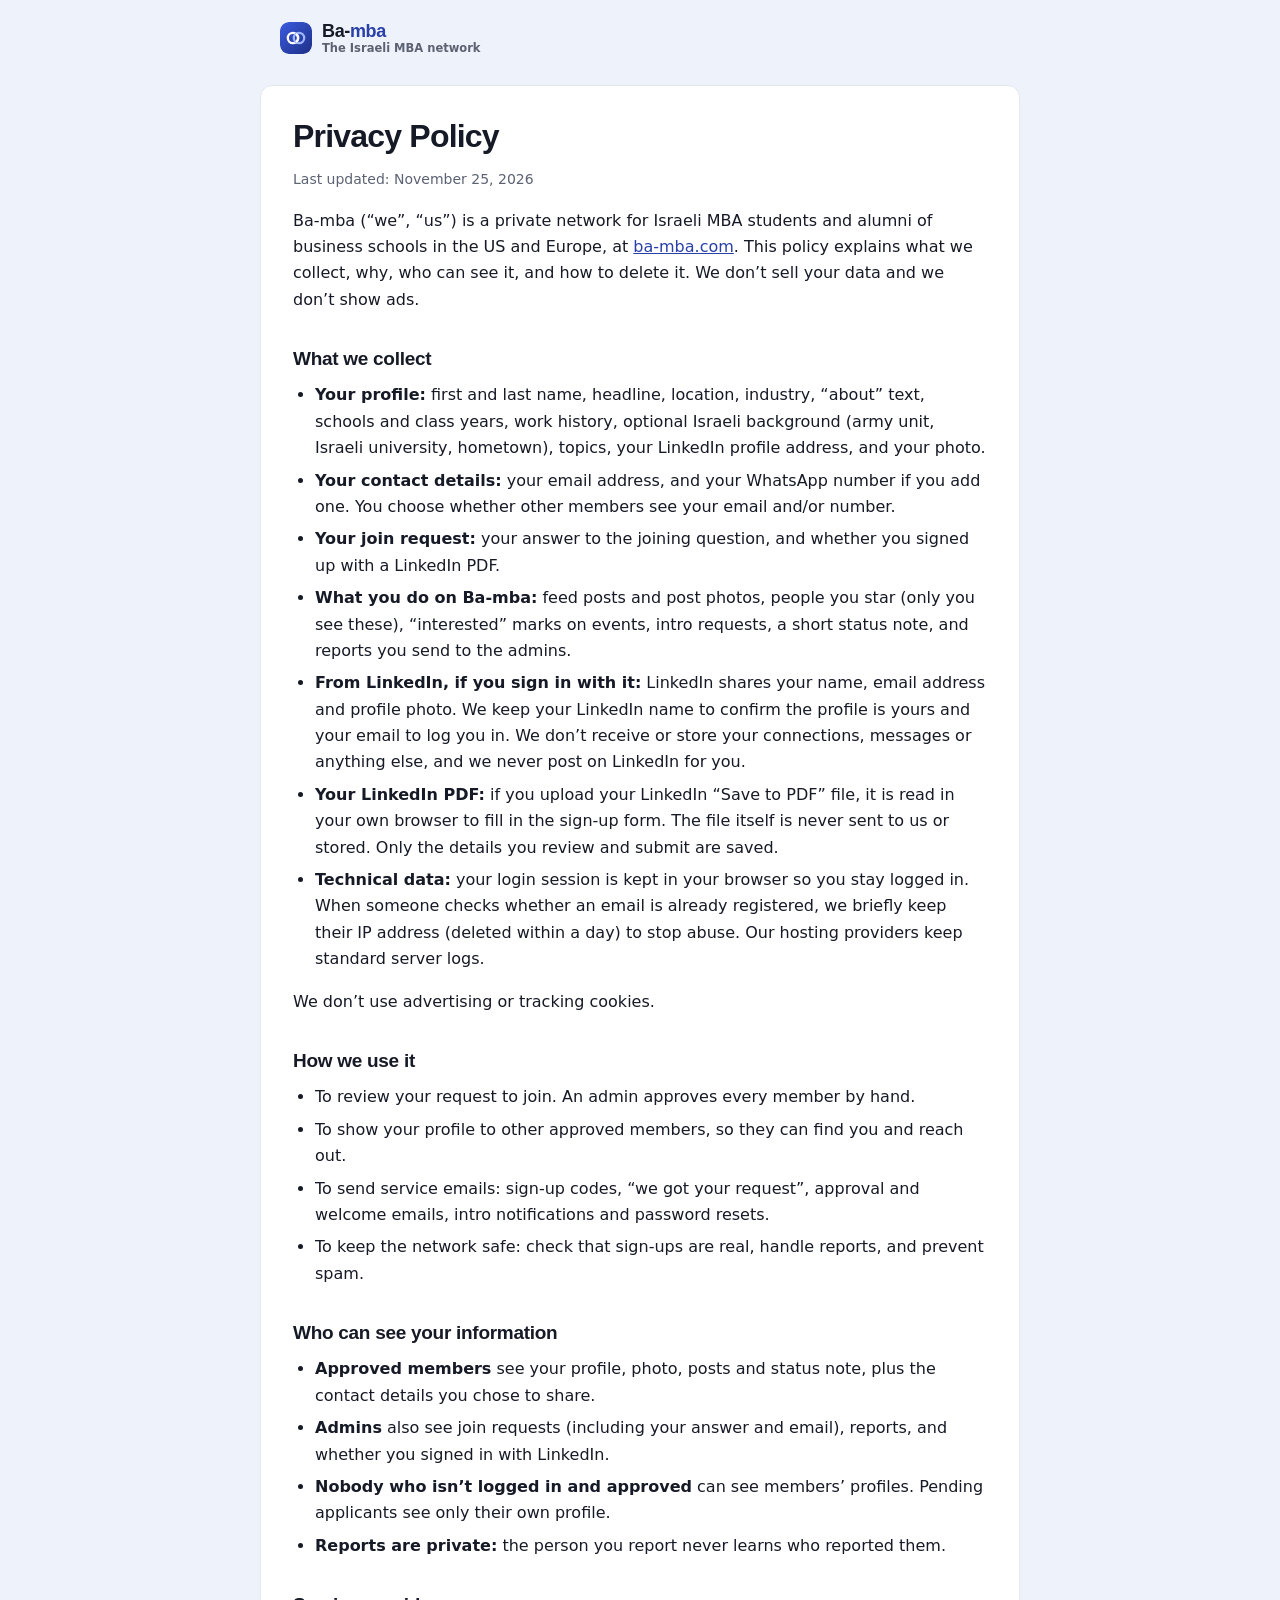
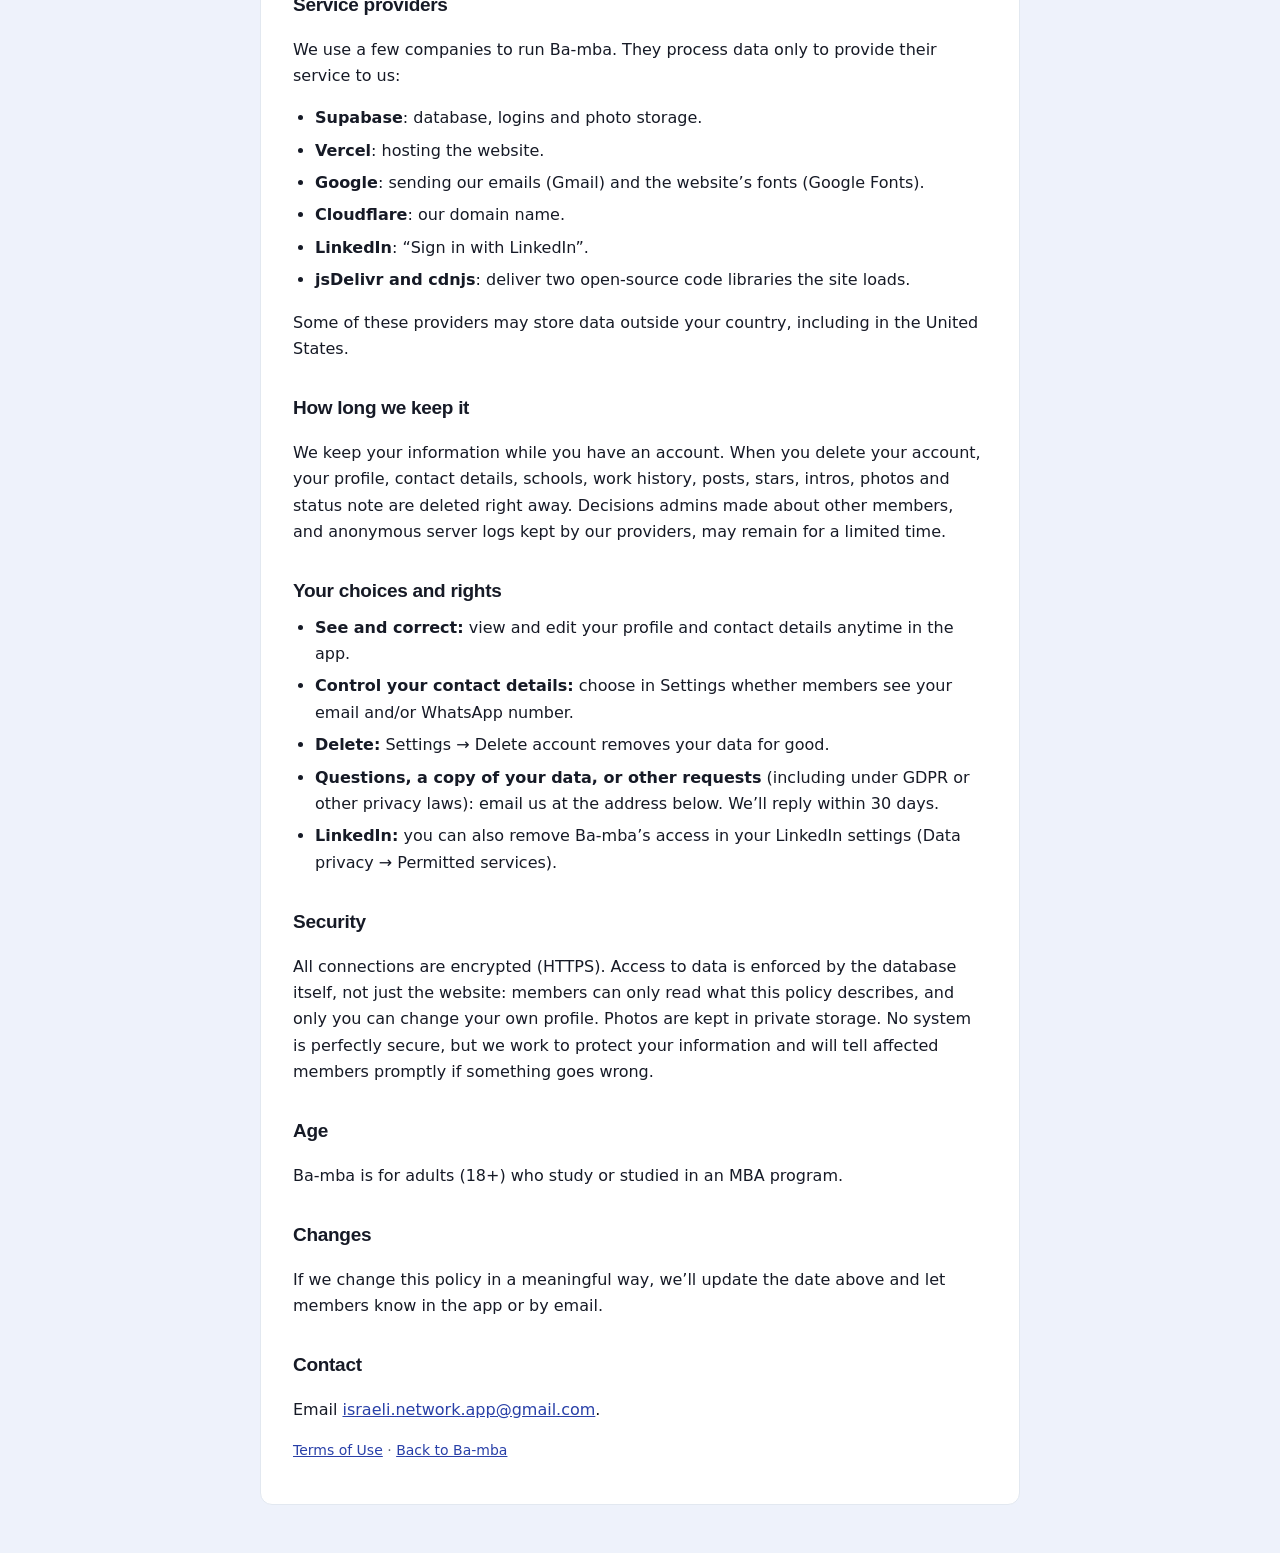
<file: privacy.html>
<!doctype html>
<html lang="en">
<head>
<meta charset="utf-8">
<meta name="viewport" content="width=device-width,initial-scale=1">
<meta http-equiv="Content-Security-Policy" content="default-src 'self'; style-src 'self' 'unsafe-inline' https://fonts.googleapis.com; font-src https://fonts.gstatic.com; img-src 'self'; object-src 'none'; base-uri 'none'; form-action 'none'">
<title>Privacy Policy · Ba-mba</title>
<meta name="description" content="How Ba-mba, the Israeli MBA network, collects, uses and protects your information.">
<link rel="icon" href="favicon.ico?v=2" sizes="48x48">
<link rel="icon" href="favicon.svg?v=2" type="image/svg+xml">
<link rel="preconnect" href="https://fonts.googleapis.com">
<link rel="stylesheet" href="https://fonts.googleapis.com/css2?family=Inter:wght@400;500;600&family=Plus+Jakarta+Sans:wght@700;800&display=swap">
<link rel="stylesheet" href="legal.css">
</head>
<body>
<header><a class="brand" href="/"><img src="favicon.svg" alt="" width="32" height="32"><span><b>Ba-<em>mba</em></b><small>The Israeli MBA network</small></span></a></header>
<main>
<h1>Privacy Policy</h1>
<p class="meta">Last updated: November 25, 2026</p>

<p>Ba-mba (“we”, “us”) is a private network for Israeli MBA students and alumni of business schools in the US and Europe, at <a href="https://ba-mba.com">ba-mba.com</a>. This policy explains what we collect, why, who can see it, and how to delete it. We don’t sell your data and we don’t show ads.</p>

<h2>What we collect</h2>
<ul>
<li><b>Your profile:</b> first and last name, headline, location, industry, “about” text, schools and class years, work history, optional Israeli background (army unit, Israeli university, hometown), topics, your LinkedIn profile address, and your photo.</li>
<li><b>Your contact details:</b> your email address, and your WhatsApp number if you add one. You choose whether other members see your email and/or number.</li>
<li><b>Your join request:</b> your answer to the joining question, and whether you signed up with a LinkedIn PDF.</li>
<li><b>What you do on Ba-mba:</b> feed posts and post photos, people you star (only you see these), “interested” marks on events, intro requests, a short status note, and reports you send to the admins.</li>
<li><b>From LinkedIn, if you sign in with it:</b> LinkedIn shares your name, email address and profile photo. We keep your LinkedIn name to confirm the profile is yours and your email to log you in. We don’t receive or store your connections, messages or anything else, and we never post on LinkedIn for you.</li>
<li><b>Your LinkedIn PDF:</b> if you upload your LinkedIn “Save to PDF” file, it is read in your own browser to fill in the sign-up form. The file itself is never sent to us or stored. Only the details you review and submit are saved.</li>
<li><b>Technical data:</b> your login session is kept in your browser so you stay logged in. When someone checks whether an email is already registered, we briefly keep their IP address (deleted within a day) to stop abuse. Our hosting providers keep standard server logs.</li>
</ul>
<p>We don’t use advertising or tracking cookies.</p>

<h2>How we use it</h2>
<ul>
<li>To review your request to join. An admin approves every member by hand.</li>
<li>To show your profile to other approved members, so they can find you and reach out.</li>
<li>To send service emails: sign-up codes, “we got your request”, approval and welcome emails, intro notifications and password resets.</li>
<li>To keep the network safe: check that sign-ups are real, handle reports, and prevent spam.</li>
</ul>

<h2>Who can see your information</h2>
<ul>
<li><b>Approved members</b> see your profile, photo, posts and status note, plus the contact details you chose to share.</li>
<li><b>Admins</b> also see join requests (including your answer and email), reports, and whether you signed in with LinkedIn.</li>
<li><b>Nobody who isn’t logged in and approved</b> can see members’ profiles. Pending applicants see only their own profile.</li>
<li><b>Reports are private:</b> the person you report never learns who reported them.</li>
</ul>

<h2>Service providers</h2>
<p>We use a few companies to run Ba-mba. They process data only to provide their service to us:</p>
<ul>
<li><b>Supabase</b>: database, logins and photo storage.</li>
<li><b>Vercel</b>: hosting the website.</li>
<li><b>Google</b>: sending our emails (Gmail) and the website’s fonts (Google Fonts).</li>
<li><b>Cloudflare</b>: our domain name.</li>
<li><b>LinkedIn</b>: “Sign in with LinkedIn”.</li>
<li><b>jsDelivr and cdnjs</b>: deliver two open-source code libraries the site loads.</li>
</ul>
<p>Some of these providers may store data outside your country, including in the United States.</p>

<h2>How long we keep it</h2>
<p>We keep your information while you have an account. When you delete your account, your profile, contact details, schools, work history, posts, stars, intros, photos and status note are deleted right away. Decisions admins made about other members, and anonymous server logs kept by our providers, may remain for a limited time.</p>

<h2>Your choices and rights</h2>
<ul>
<li><b>See and correct:</b> view and edit your profile and contact details anytime in the app.</li>
<li><b>Control your contact details:</b> choose in Settings whether members see your email and/or WhatsApp number.</li>
<li><b>Delete:</b> Settings → Delete account removes your data for good.</li>
<li><b>Questions, a copy of your data, or other requests</b> (including under GDPR or other privacy laws): email us at the address below. We’ll reply within 30 days.</li>
<li><b>LinkedIn:</b> you can also remove Ba-mba’s access in your LinkedIn settings (Data privacy → Permitted services).</li>
</ul>

<h2>Security</h2>
<p>All connections are encrypted (HTTPS). Access to data is enforced by the database itself, not just the website: members can only read what this policy describes, and only you can change your own profile. Photos are kept in private storage. No system is perfectly secure, but we work to protect your information and will tell affected members promptly if something goes wrong.</p>

<h2>Age</h2>
<p>Ba-mba is for adults (18+) who study or studied in an MBA program.</p>

<h2>Changes</h2>
<p>If we change this policy in a meaningful way, we’ll update the date above and let members know in the app or by email.</p>

<h2>Contact</h2>
<p>Email <a href="mailto:israeli.network.app@gmail.com">israeli.network.app@gmail.com</a>.</p>

<p class="meta"><a href="/terms">Terms of Use</a> · <a href="/">Back to Ba-mba</a></p>
</main>
</body>
</html>
</file>
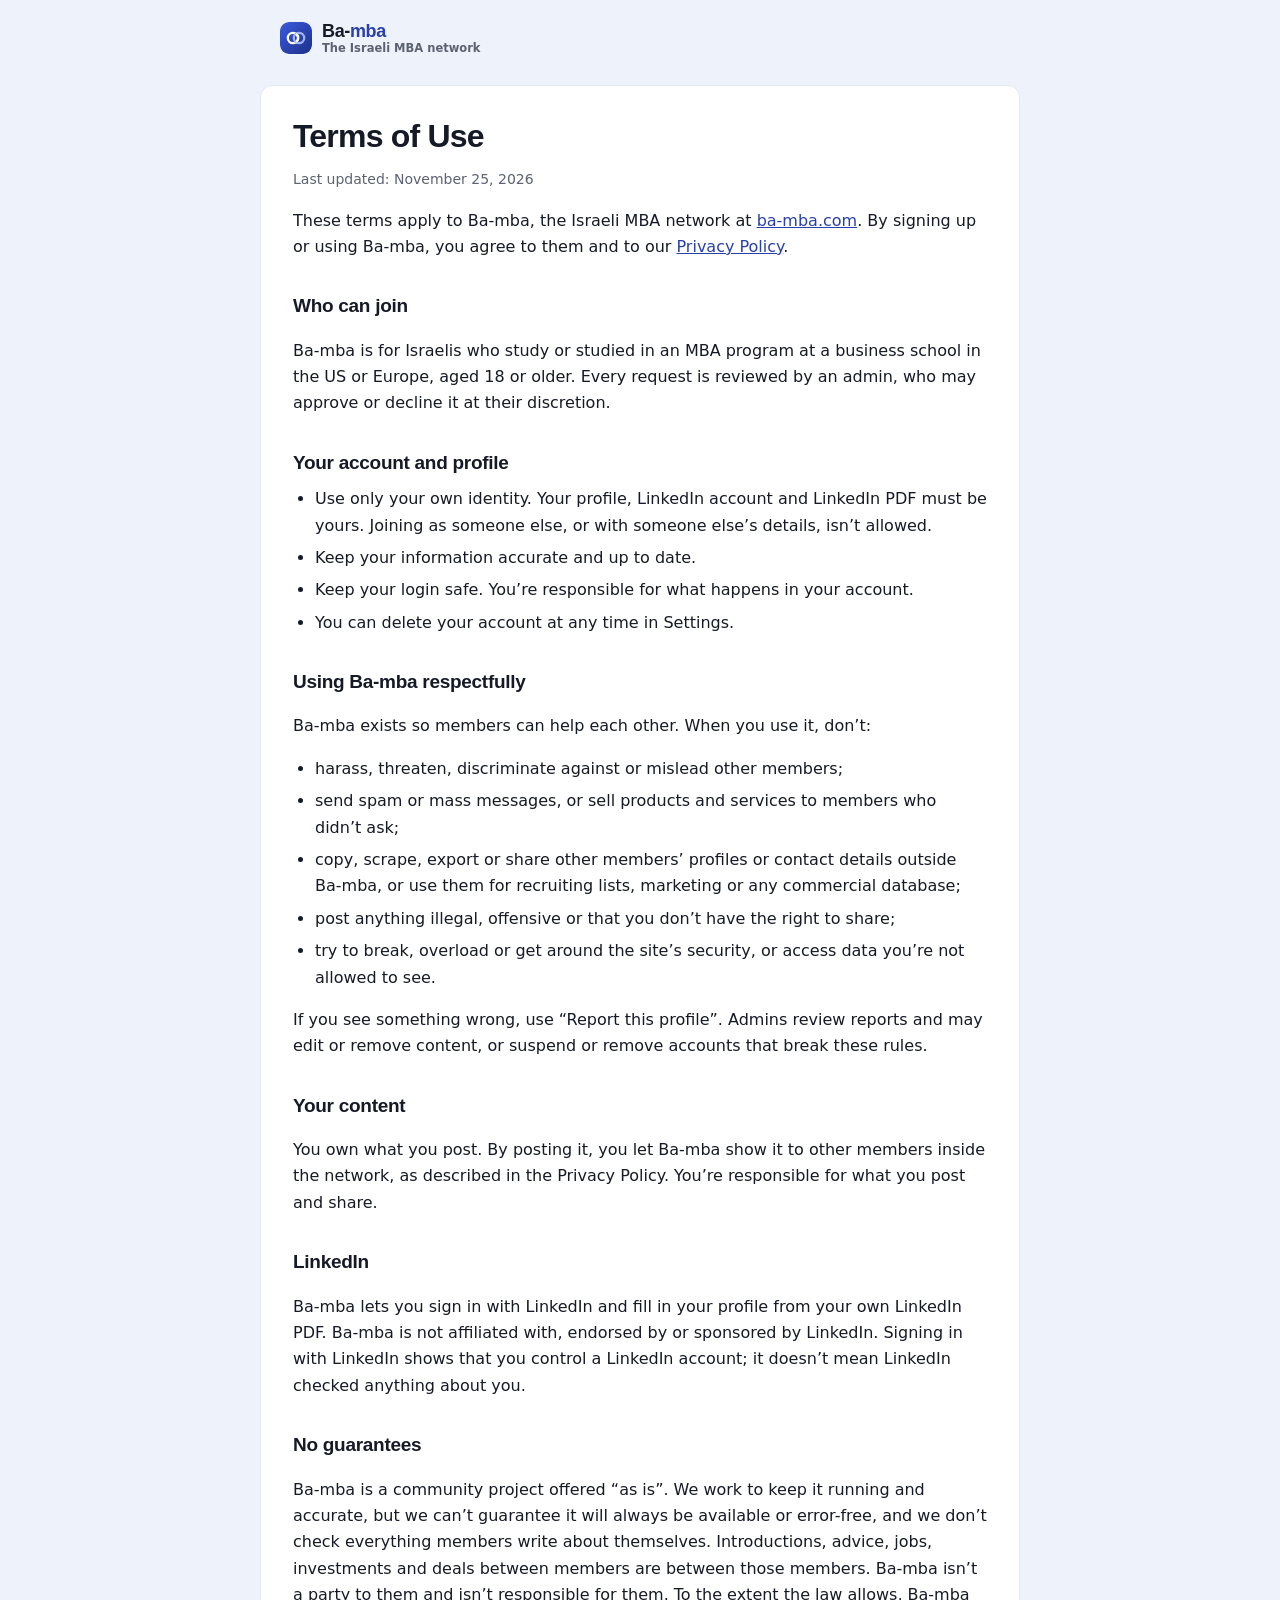
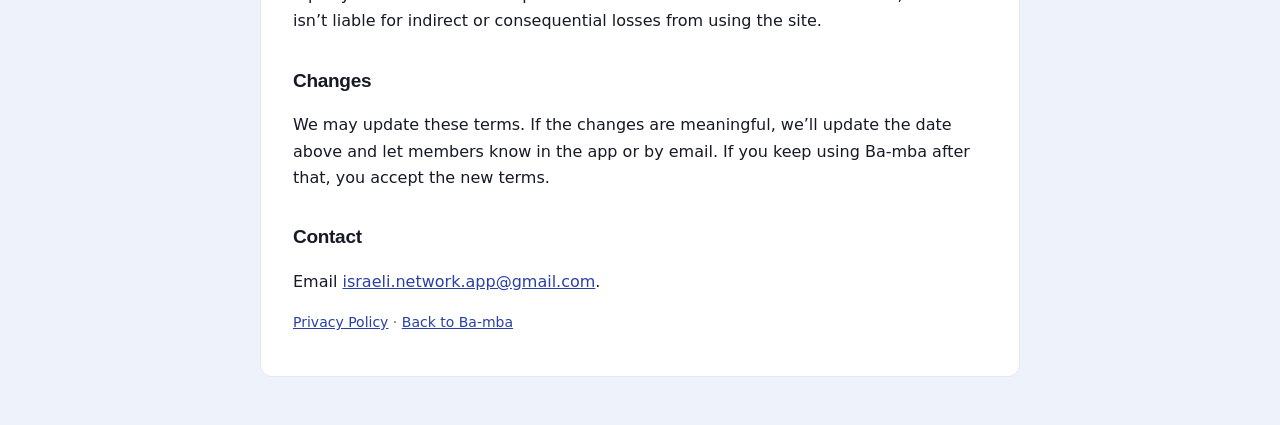
<file: terms.html>
<!doctype html>
<html lang="en">
<head>
<meta charset="utf-8">
<meta name="viewport" content="width=device-width,initial-scale=1">
<meta http-equiv="Content-Security-Policy" content="default-src 'self'; style-src 'self' 'unsafe-inline' https://fonts.googleapis.com; font-src https://fonts.gstatic.com; img-src 'self'; object-src 'none'; base-uri 'none'; form-action 'none'">
<title>Terms of Use · Ba-mba</title>
<meta name="description" content="The rules for using Ba-mba, the Israeli MBA network.">
<link rel="icon" href="favicon.ico?v=2" sizes="48x48">
<link rel="icon" href="favicon.svg?v=2" type="image/svg+xml">
<link rel="preconnect" href="https://fonts.googleapis.com">
<link rel="stylesheet" href="https://fonts.googleapis.com/css2?family=Inter:wght@400;500;600&family=Plus+Jakarta+Sans:wght@700;800&display=swap">
<link rel="stylesheet" href="legal.css">
</head>
<body>
<header><a class="brand" href="/"><img src="favicon.svg" alt="" width="32" height="32"><span><b>Ba-<em>mba</em></b><small>The Israeli MBA network</small></span></a></header>
<main>
<h1>Terms of Use</h1>
<p class="meta">Last updated: November 25, 2026</p>

<p>These terms apply to Ba-mba, the Israeli MBA network at <a href="https://ba-mba.com">ba-mba.com</a>. By signing up or using Ba-mba, you agree to them and to our <a href="/privacy">Privacy Policy</a>.</p>

<h2>Who can join</h2>
<p>Ba-mba is for Israelis who study or studied in an MBA program at a business school in the US or Europe, aged 18 or older. Every request is reviewed by an admin, who may approve or decline it at their discretion.</p>

<h2>Your account and profile</h2>
<ul>
<li>Use only your own identity. Your profile, LinkedIn account and LinkedIn PDF must be yours. Joining as someone else, or with someone else’s details, isn’t allowed.</li>
<li>Keep your information accurate and up to date.</li>
<li>Keep your login safe. You’re responsible for what happens in your account.</li>
<li>You can delete your account at any time in Settings.</li>
</ul>

<h2>Using Ba-mba respectfully</h2>
<p>Ba-mba exists so members can help each other. When you use it, don’t:</p>
<ul>
<li>harass, threaten, discriminate against or mislead other members;</li>
<li>send spam or mass messages, or sell products and services to members who didn’t ask;</li>
<li>copy, scrape, export or share other members’ profiles or contact details outside Ba-mba, or use them for recruiting lists, marketing or any commercial database;</li>
<li>post anything illegal, offensive or that you don’t have the right to share;</li>
<li>try to break, overload or get around the site’s security, or access data you’re not allowed to see.</li>
</ul>
<p>If you see something wrong, use “Report this profile”. Admins review reports and may edit or remove content, or suspend or remove accounts that break these rules.</p>

<h2>Your content</h2>
<p>You own what you post. By posting it, you let Ba-mba show it to other members inside the network, as described in the Privacy Policy. You’re responsible for what you post and share.</p>

<h2>LinkedIn</h2>
<p>Ba-mba lets you sign in with LinkedIn and fill in your profile from your own LinkedIn PDF. Ba-mba is not affiliated with, endorsed by or sponsored by LinkedIn. Signing in with LinkedIn shows that you control a LinkedIn account; it doesn’t mean LinkedIn checked anything about you.</p>

<h2>No guarantees</h2>
<p>Ba-mba is a community project offered “as is”. We work to keep it running and accurate, but we can’t guarantee it will always be available or error-free, and we don’t check everything members write about themselves. Introductions, advice, jobs, investments and deals between members are between those members. Ba-mba isn’t a party to them and isn’t responsible for them. To the extent the law allows, Ba-mba isn’t liable for indirect or consequential losses from using the site.</p>

<h2>Changes</h2>
<p>We may update these terms. If the changes are meaningful, we’ll update the date above and let members know in the app or by email. If you keep using Ba-mba after that, you accept the new terms.</p>

<h2>Contact</h2>
<p>Email <a href="mailto:israeli.network.app@gmail.com">israeli.network.app@gmail.com</a>.</p>

<p class="meta"><a href="/privacy">Privacy Policy</a> · <a href="/">Back to Ba-mba</a></p>
</main>
</body>
</html>
</file>
<file: legal.css>
:root{--bg:#EEF2FB;--surface:#fff;--ink:#161A26;--muted:#5C6272;--faint:#8C91A0;--line:#E2E8F0;--accent:#2E49C2;--accent-text:#2940A8;color-scheme:light}
@media (prefers-color-scheme:dark){:root{--bg:#0C1020;--surface:#171B26;--ink:#E8EAF1;--muted:#A1A7B8;--faint:#757C90;--line:#272D3D;--accent:#7D95FF;--accent-text:#A9B8FF;color-scheme:dark}}
*{box-sizing:border-box}
body{margin:0;background:var(--bg);color:var(--ink);font:16px/1.65 Inter,system-ui,-apple-system,sans-serif}
header{max-width:760px;margin:0 auto;padding:22px 20px 0}
.brand{display:inline-flex;align-items:center;gap:10px;text-decoration:none;color:var(--ink)}
.brand img{border-radius:9px}
.brand span{display:flex;flex-direction:column;line-height:1.1}
.brand b{font-family:"Plus Jakarta Sans",Inter,sans-serif;font-weight:800;font-size:18px;letter-spacing:-.02em}
.brand em{font-style:normal;color:var(--accent-text)}
.brand small{font-size:11.5px;font-weight:600;color:var(--muted)}
main{max-width:760px;margin:22px auto 48px;padding:32px 32px 28px;background:var(--surface);border:1px solid var(--line);border-radius:12px}
h1{font-family:"Plus Jakarta Sans",Inter,sans-serif;font-size:32px;line-height:1.15;letter-spacing:-.025em;margin:0 0 6px}
h2{font-family:"Plus Jakarta Sans",Inter,sans-serif;font-size:19px;letter-spacing:-.015em;margin:30px 0 8px}
p,li{color:var(--ink)}
ul{padding-left:22px;margin:8px 0}
li{margin:6px 0}
a{color:var(--accent-text)}
.meta{color:var(--muted);font-size:14px}
@media (max-width:600px){main{margin:16px 12px 32px;padding:22px 18px}h1{font-size:26px}}
</file>
